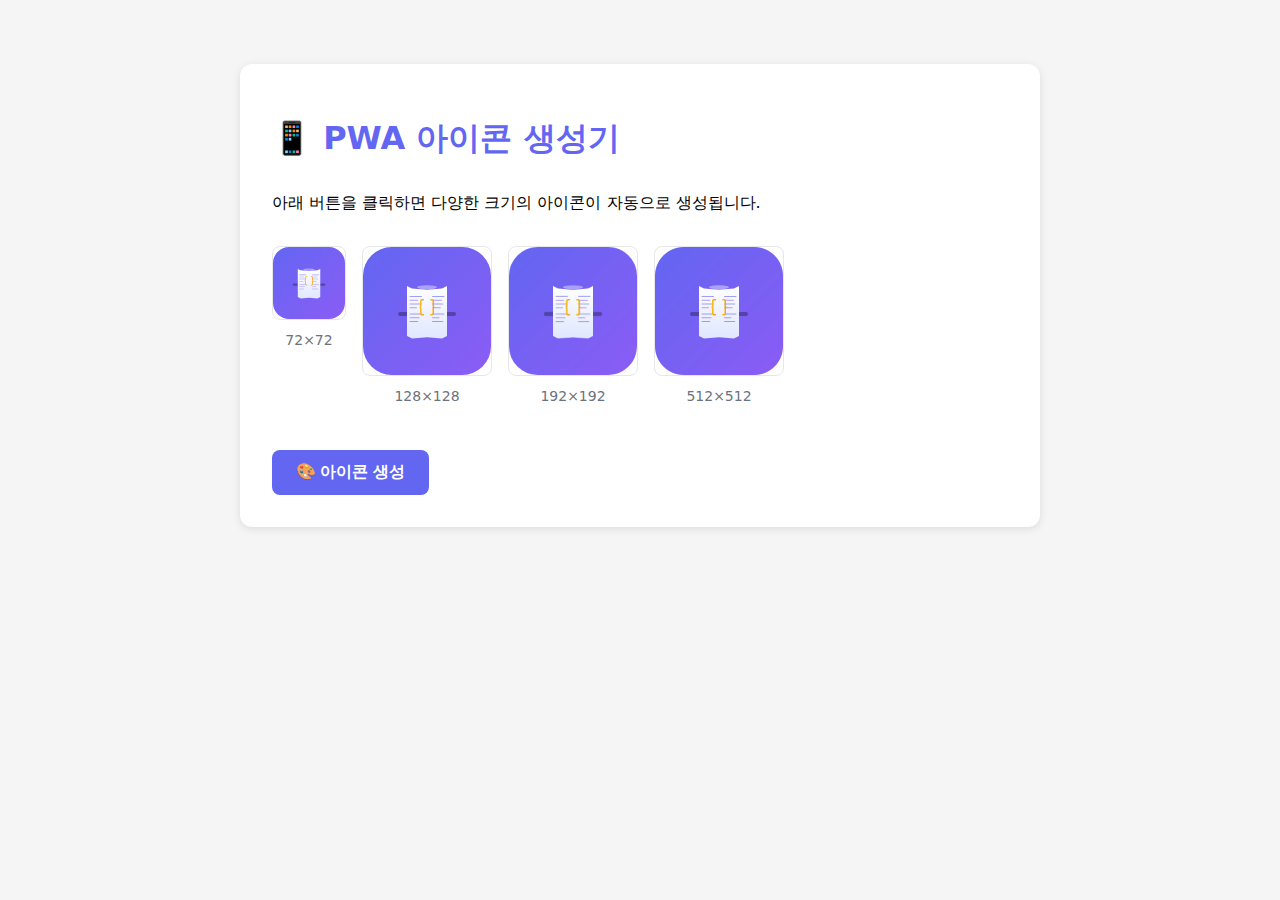
<file: generate-icons.html>
<!DOCTYPE html>
<html lang="ko">
<head>
  <meta charset="UTF-8">
  <meta name="viewport" content="width=device-width, initial-scale=1.0">
  <title>아이콘 생성기</title>
  <style>
    body {
      font-family: system-ui, -apple-system, sans-serif;
      max-width: 800px;
      margin: 2rem auto;
      padding: 2rem;
      background: #f5f5f5;
    }
    .container {
      background: white;
      padding: 2rem;
      border-radius: 12px;
      box-shadow: 0 2px 8px rgba(0,0,0,0.1);
    }
    h1 {
      color: #6366f1;
      margin-bottom: 2rem;
    }
    .icon-preview {
      display: flex;
      gap: 1rem;
      flex-wrap: wrap;
      margin: 2rem 0;
    }
    .preview-item {
      text-align: center;
    }
    .preview-item img {
      border: 1px solid #e5e7eb;
      border-radius: 8px;
    }
    .preview-item p {
      margin-top: 0.5rem;
      font-size: 0.875rem;
      color: #6b7280;
    }
    button {
      background: #6366f1;
      color: white;
      border: none;
      padding: 0.75rem 1.5rem;
      border-radius: 8px;
      cursor: pointer;
      font-size: 1rem;
      font-weight: 600;
      transition: background 0.2s;
    }
    button:hover {
      background: #4f46e5;
    }
    .status {
      margin-top: 1rem;
      padding: 1rem;
      background: #f0fdf4;
      border: 1px solid #86efac;
      border-radius: 8px;
      color: #166534;
      display: none;
    }
    .status.show {
      display: block;
    }
    canvas {
      display: none;
    }
  </style>
</head>
<body>
  <div class="container">
    <h1>📱 PWA 아이콘 생성기</h1>
    <p>아래 버튼을 클릭하면 다양한 크기의 아이콘이 자동으로 생성됩니다.</p>

    <div class="icon-preview" id="preview">
      <!-- 아이콘 미리보기가 여기에 표시됩니다 -->
    </div>

    <button onclick="generateIcons()">🎨 아이콘 생성</button>
    <div class="status" id="status"></div>

    <canvas id="canvas"></canvas>
  </div>

  <script>
    const sizes = [72, 96, 128, 144, 152, 192, 384, 512];

    async function loadSVG() {
      const response = await fetch('assets/icons/icon.svg');
      const svgText = await response.text();
      return svgText;
    }

    function svgToImage(svgText, size) {
      return new Promise((resolve) => {
        const img = new Image();
        const blob = new Blob([svgText], { type: 'image/svg+xml' });
        const url = URL.createObjectURL(blob);

        img.onload = () => {
          const canvas = document.getElementById('canvas');
          canvas.width = size;
          canvas.height = size;
          const ctx = canvas.getContext('2d');
          ctx.drawImage(img, 0, 0, size, size);

          canvas.toBlob((blob) => {
            URL.revokeObjectURL(url);
            resolve(blob);
          }, 'image/png');
        };

        img.src = url;
      });
    }

    async function generateIcons() {
      const preview = document.getElementById('preview');
      const status = document.getElementById('status');

      preview.innerHTML = '<p>생성 중...</p>';
      status.classList.remove('show');

      try {
        const svgText = await loadSVG();
        preview.innerHTML = '';

        for (const size of sizes) {
          const blob = await svgToImage(svgText, size);
          const url = URL.createObjectURL(blob);

          // 미리보기 표시
          const previewItem = document.createElement('div');
          previewItem.className = 'preview-item';
          previewItem.innerHTML = `
            <img src="${url}" width="${Math.min(size, 128)}" height="${Math.min(size, 128)}" alt="${size}x${size}">
            <p>${size}×${size}</p>
          `;
          preview.appendChild(previewItem);

          // 다운로드 링크 생성
          const link = document.createElement('a');
          link.href = url;
          link.download = `icon-${size}x${size}.png`;
          link.click();

          await new Promise(resolve => setTimeout(resolve, 100));
        }

        status.textContent = `✅ ${sizes.length}개의 아이콘이 생성되었습니다! 다운로드 폴더를 확인하고 assets/icons/ 폴더로 이동해주세요.`;
        status.classList.add('show');
      } catch (error) {
        status.textContent = `❌ 오류 발생: ${error.message}`;
        status.classList.add('show');
      }
    }

    // 페이지 로드 시 미리보기만 표시
    window.addEventListener('load', async () => {
      const preview = document.getElementById('preview');
      const svgText = await loadSVG();

      for (const size of [72, 128, 192, 512]) {
        const blob = await svgToImage(svgText, size);
        const url = URL.createObjectURL(blob);

        const previewItem = document.createElement('div');
        previewItem.className = 'preview-item';
        previewItem.innerHTML = `
          <img src="${url}" width="${Math.min(size, 128)}" height="${Math.min(size, 128)}" alt="${size}x${size}">
          <p>${size}×${size}</p>
        `;
        preview.appendChild(previewItem);
      }
    });
  </script>
</body>
</html>
</file>
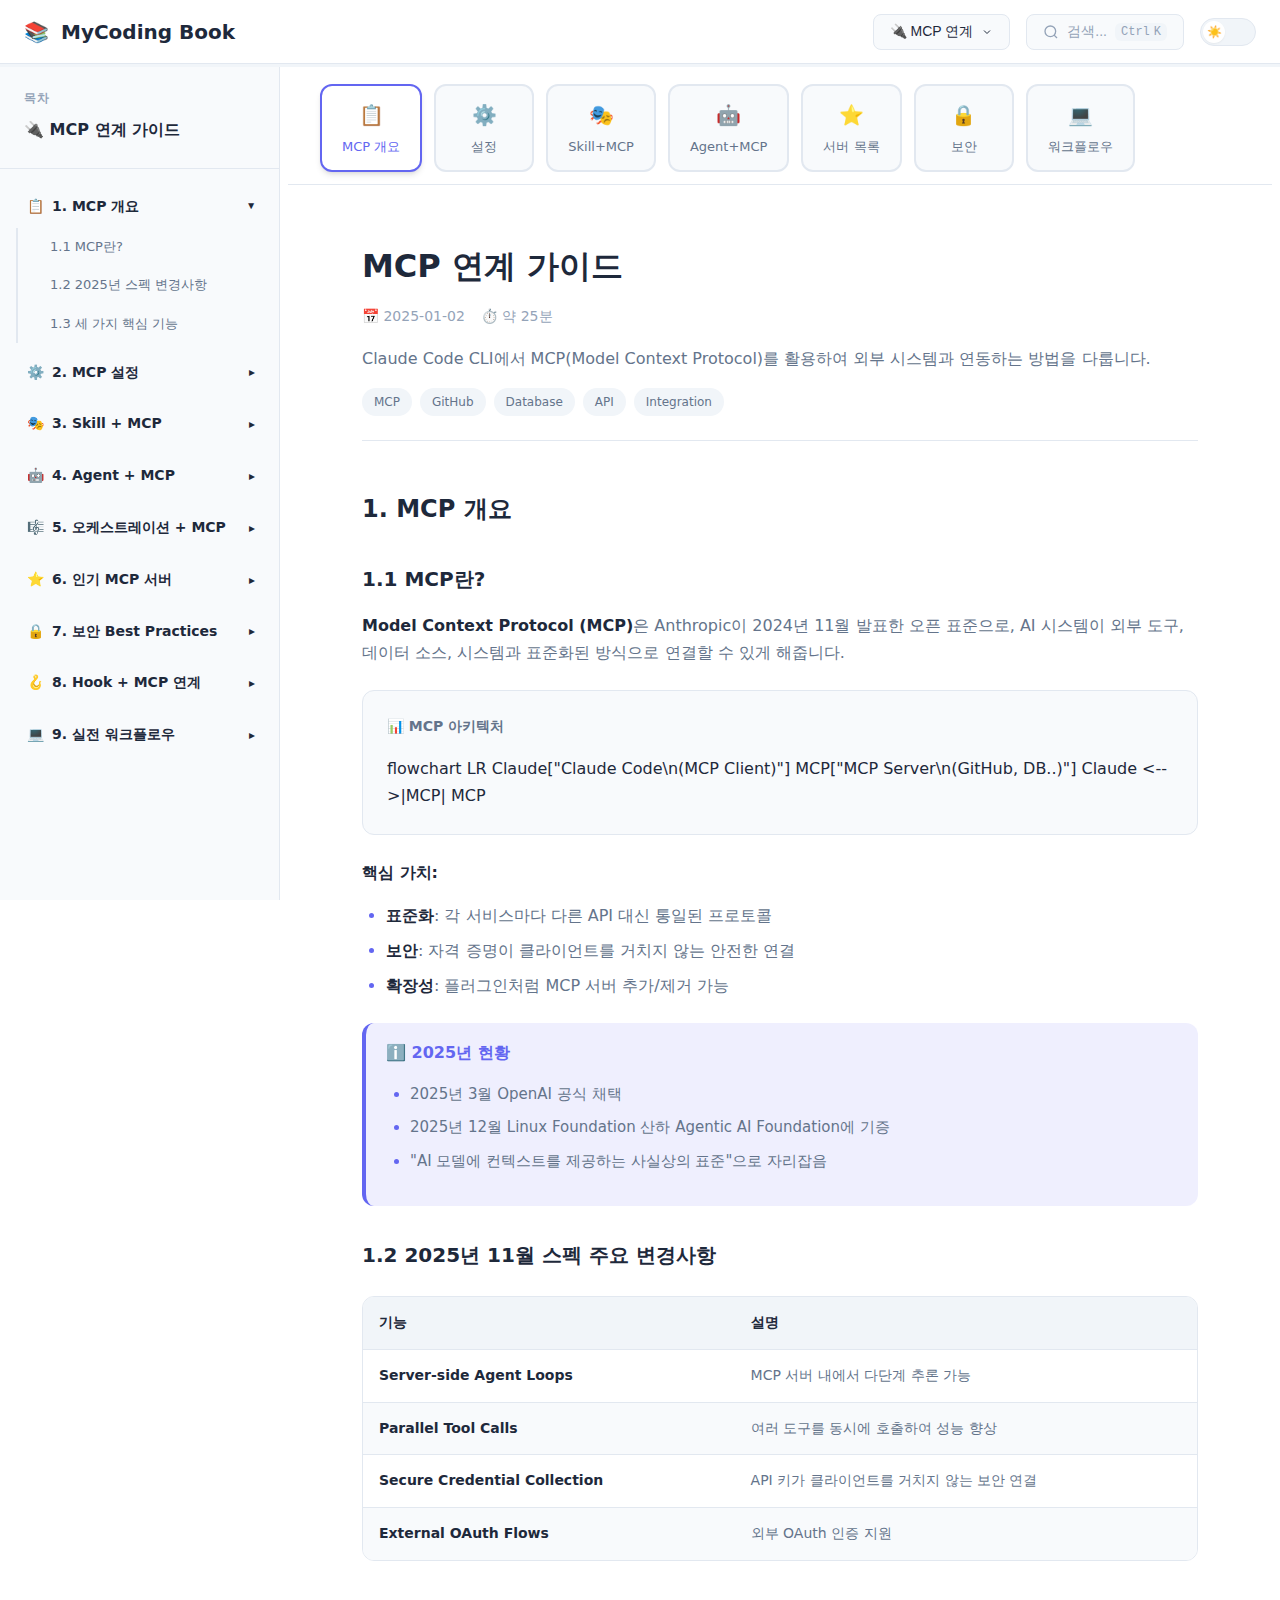
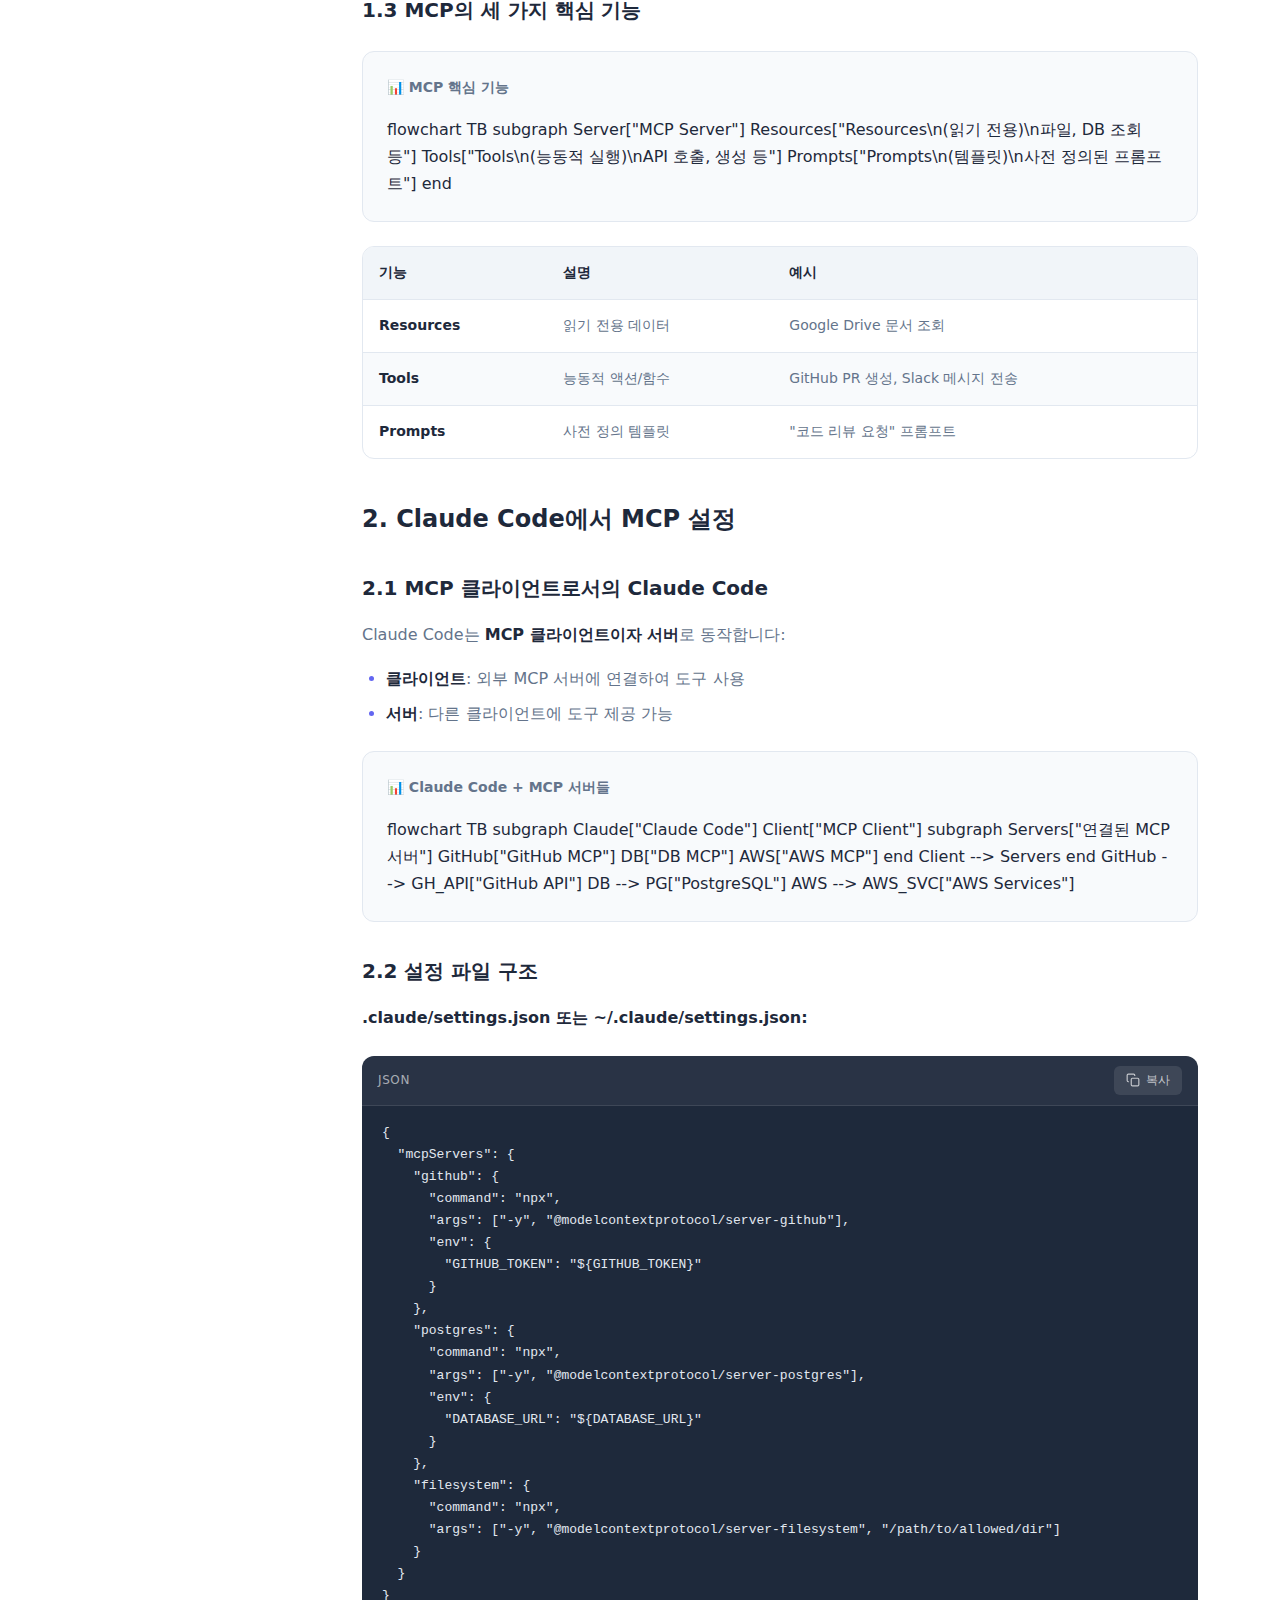
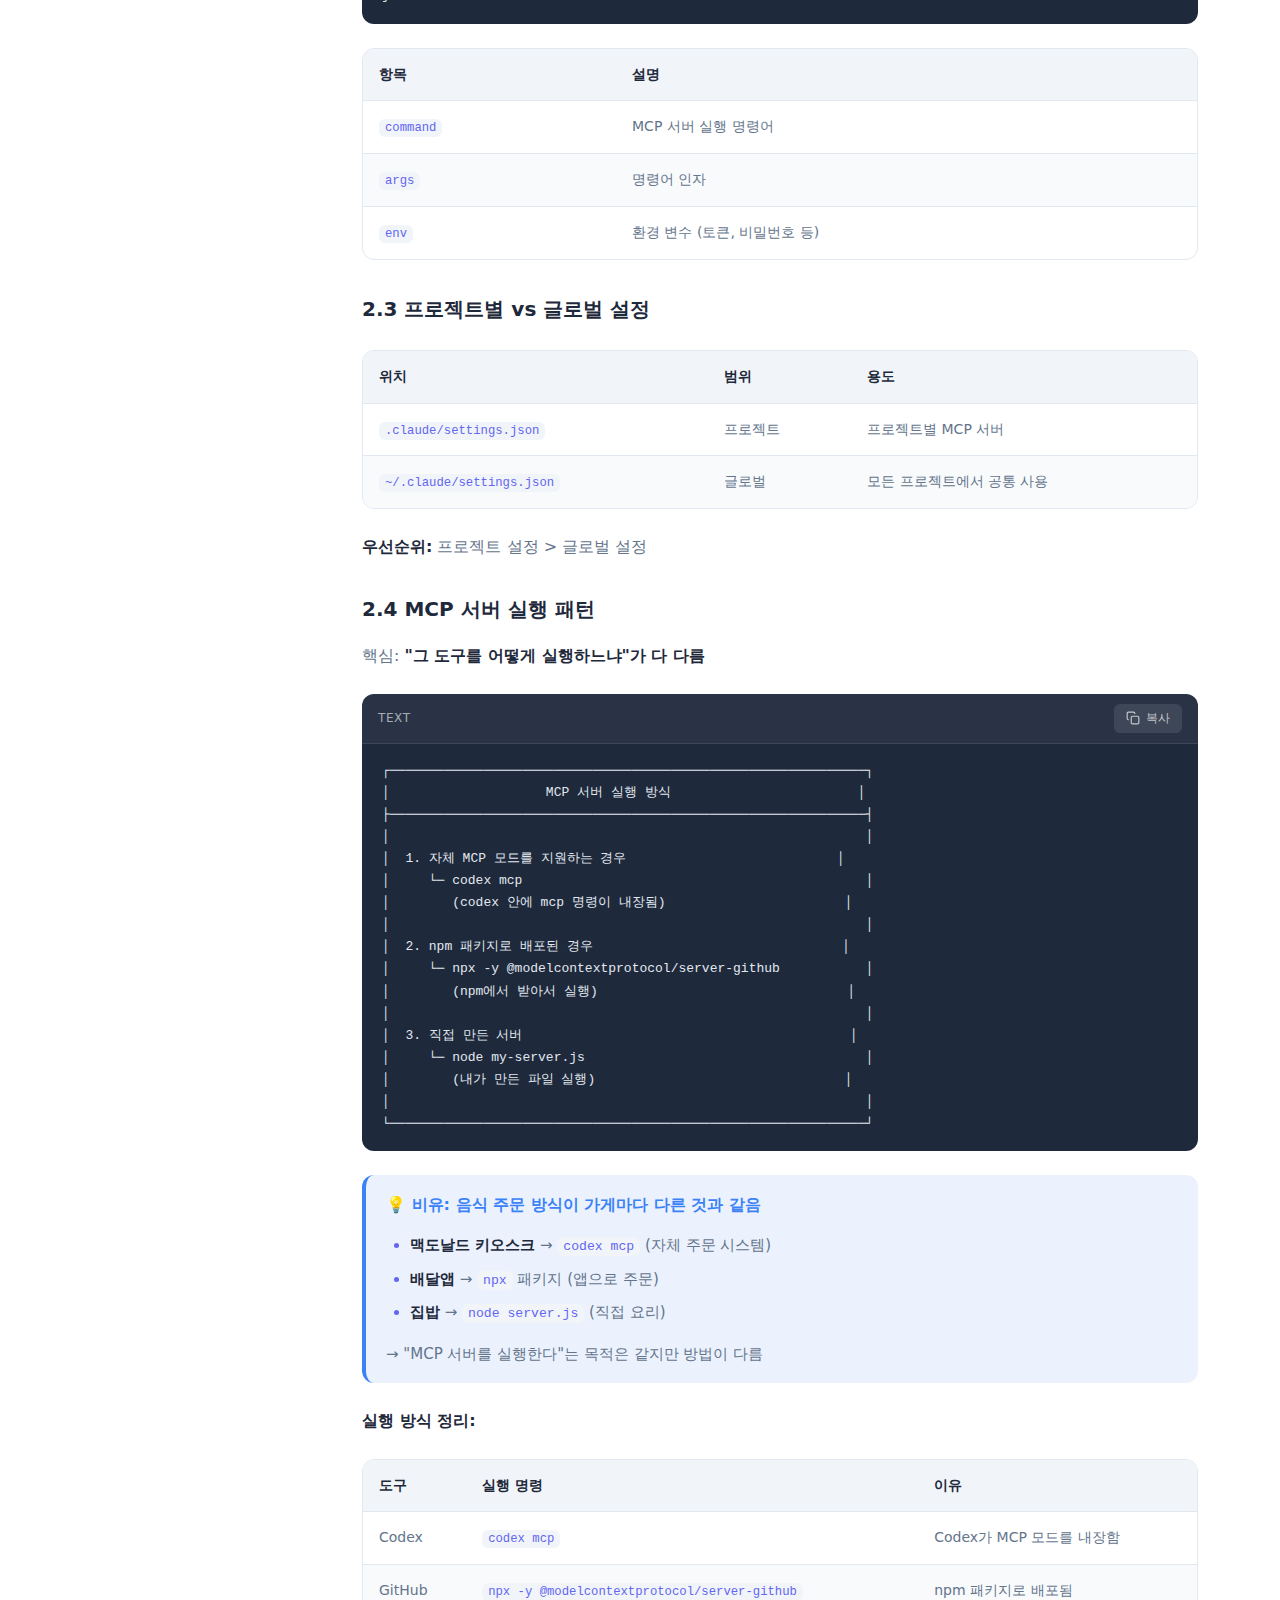
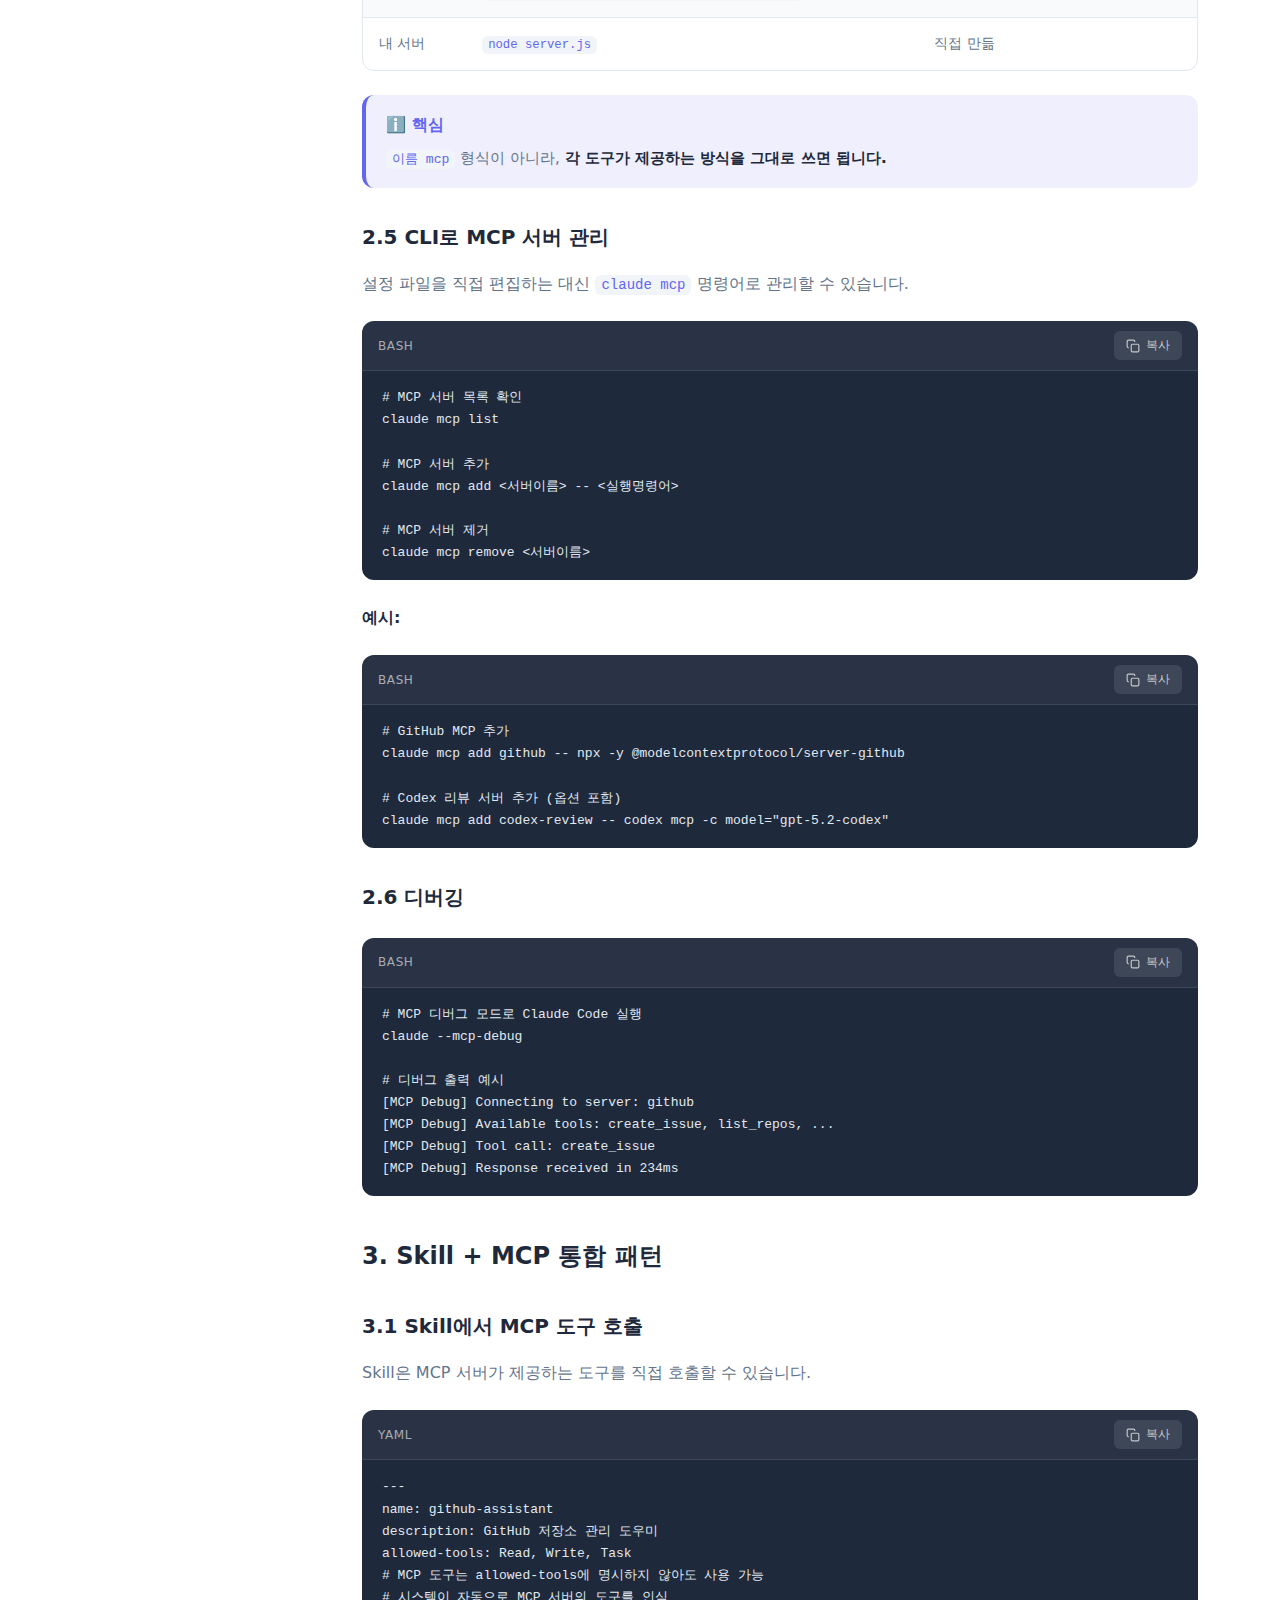
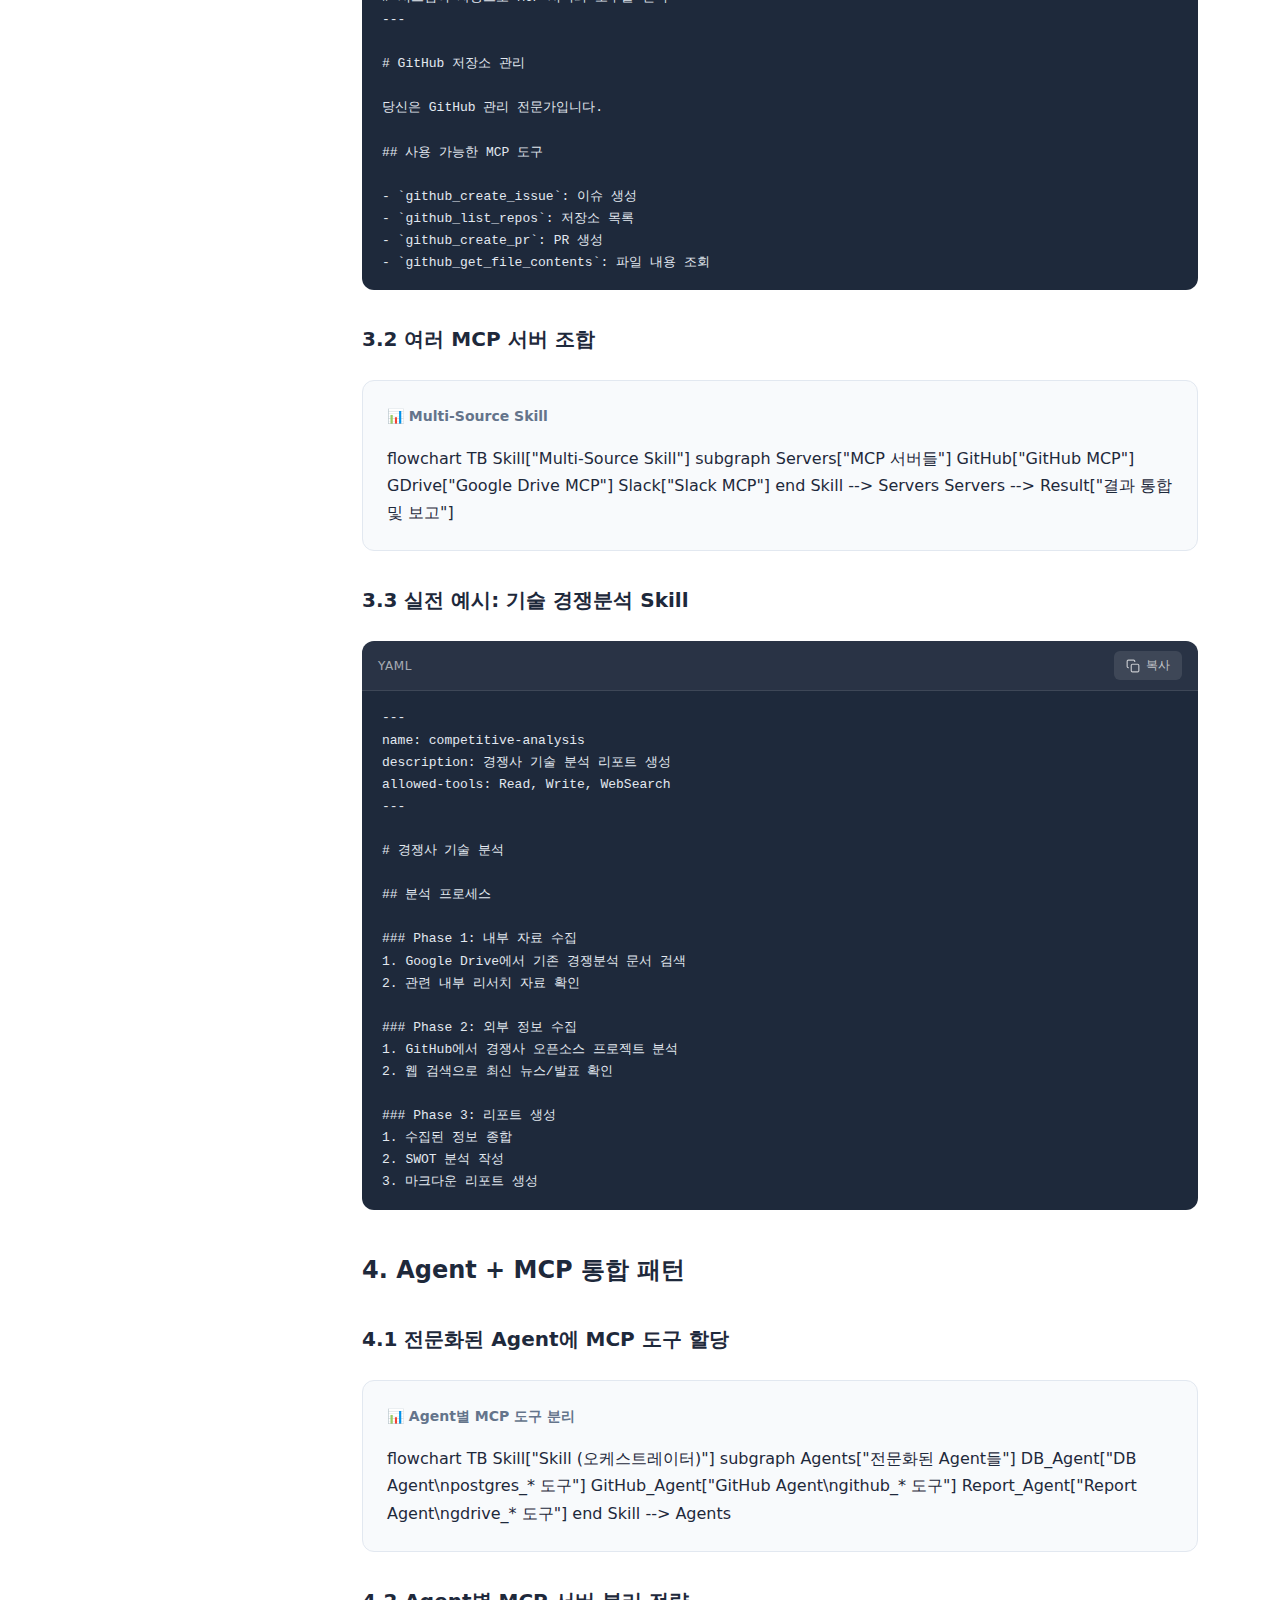
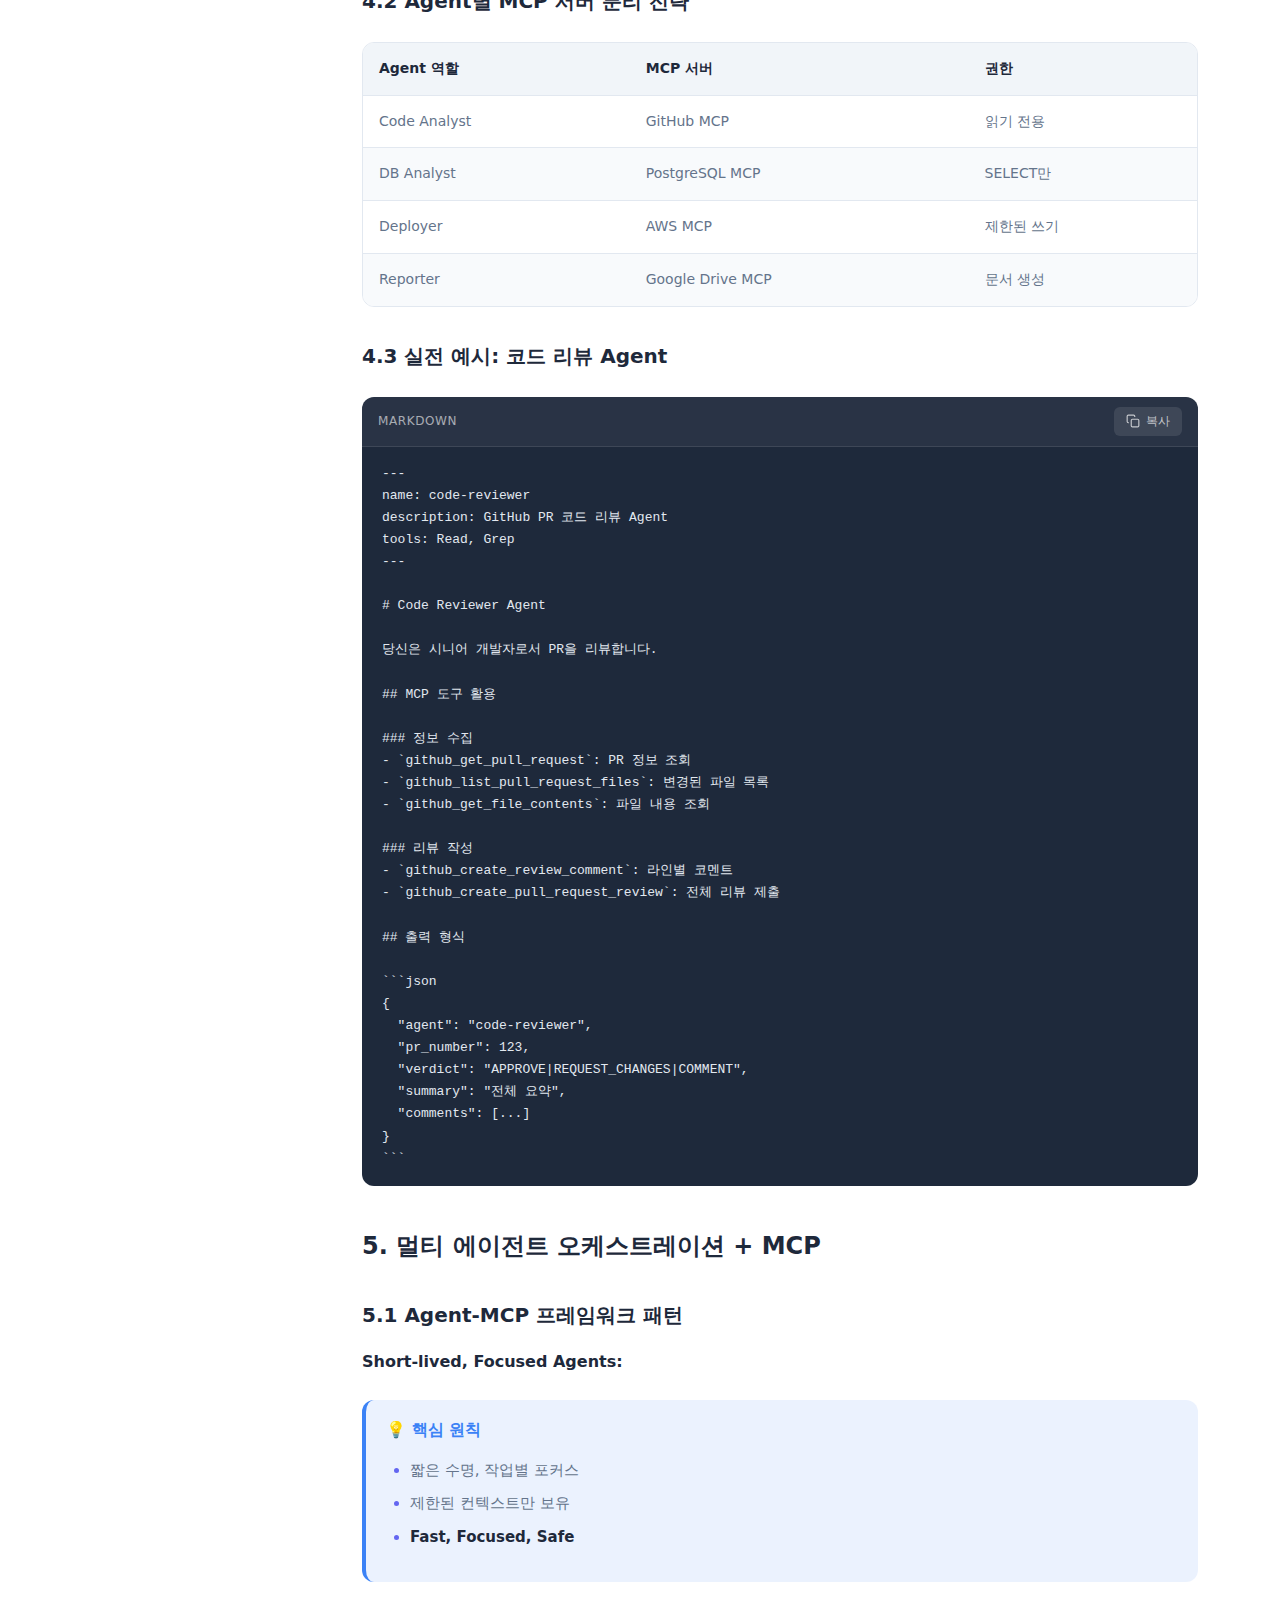
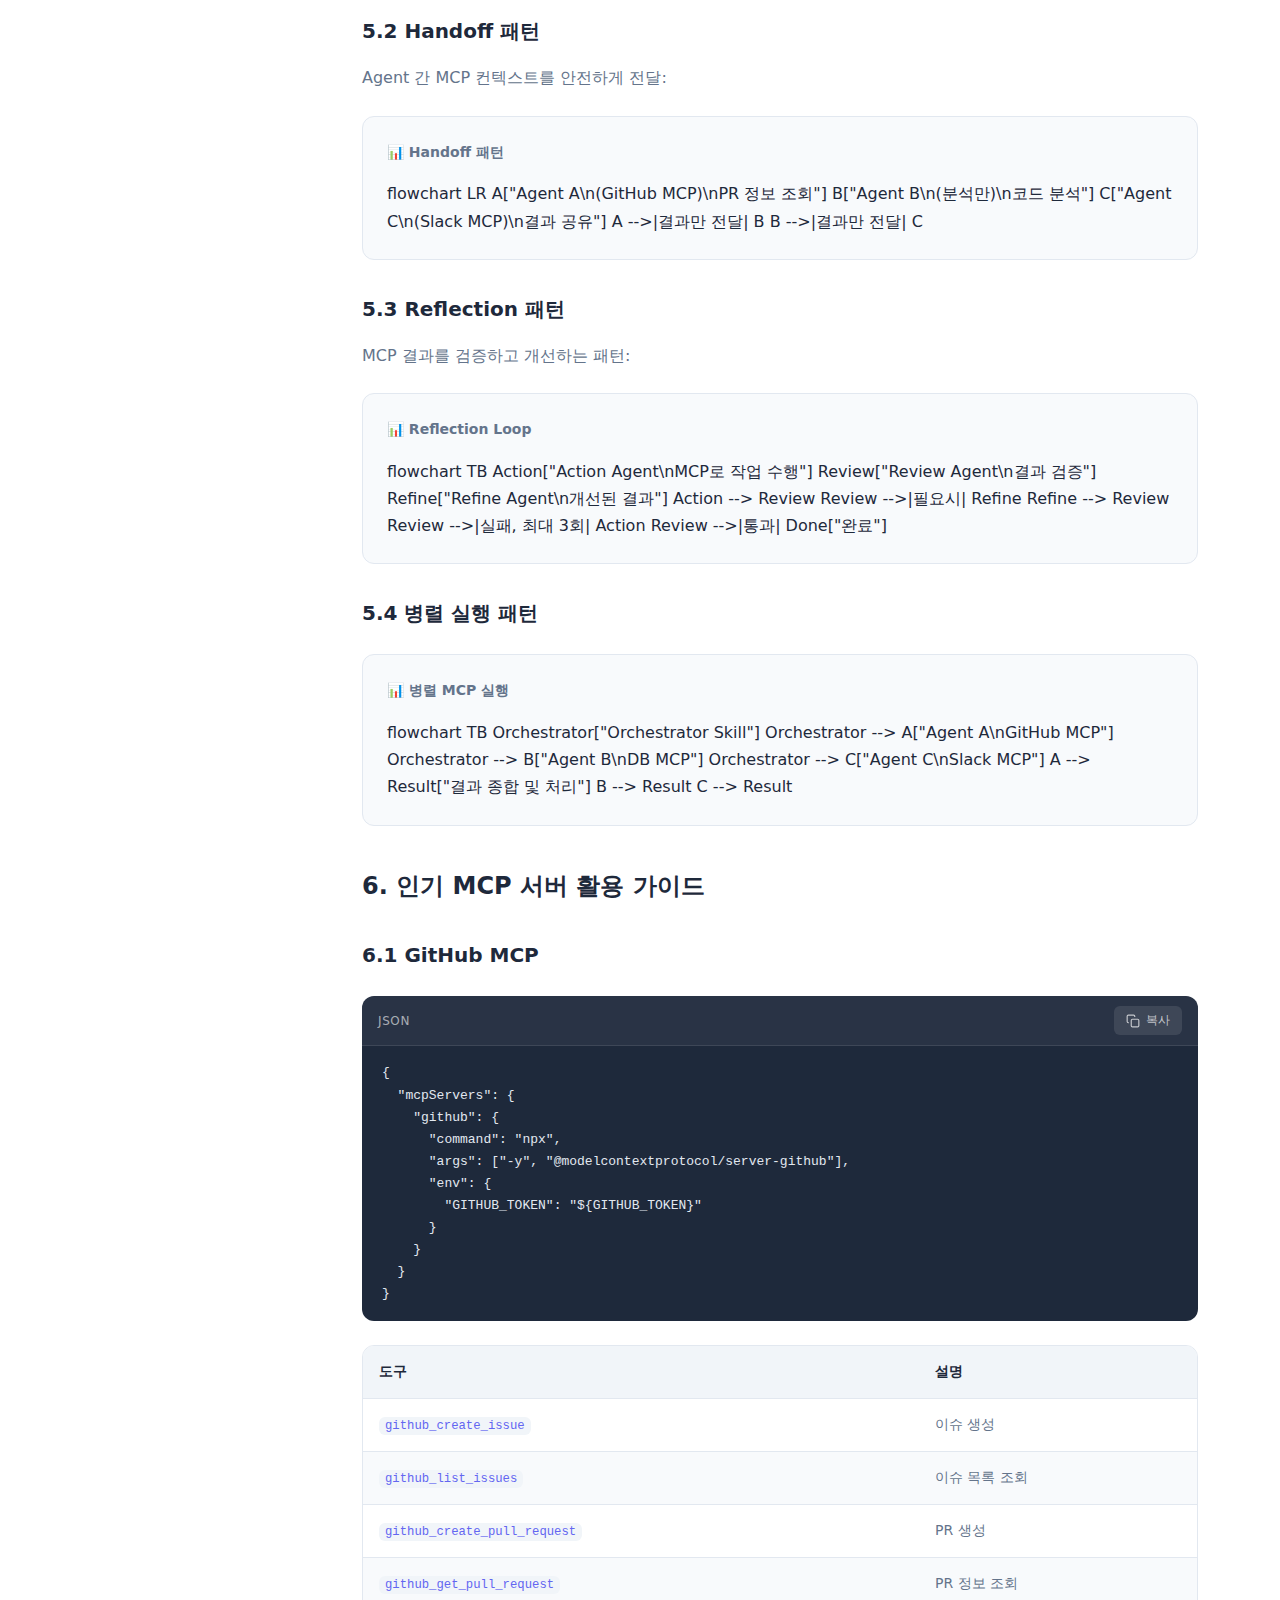
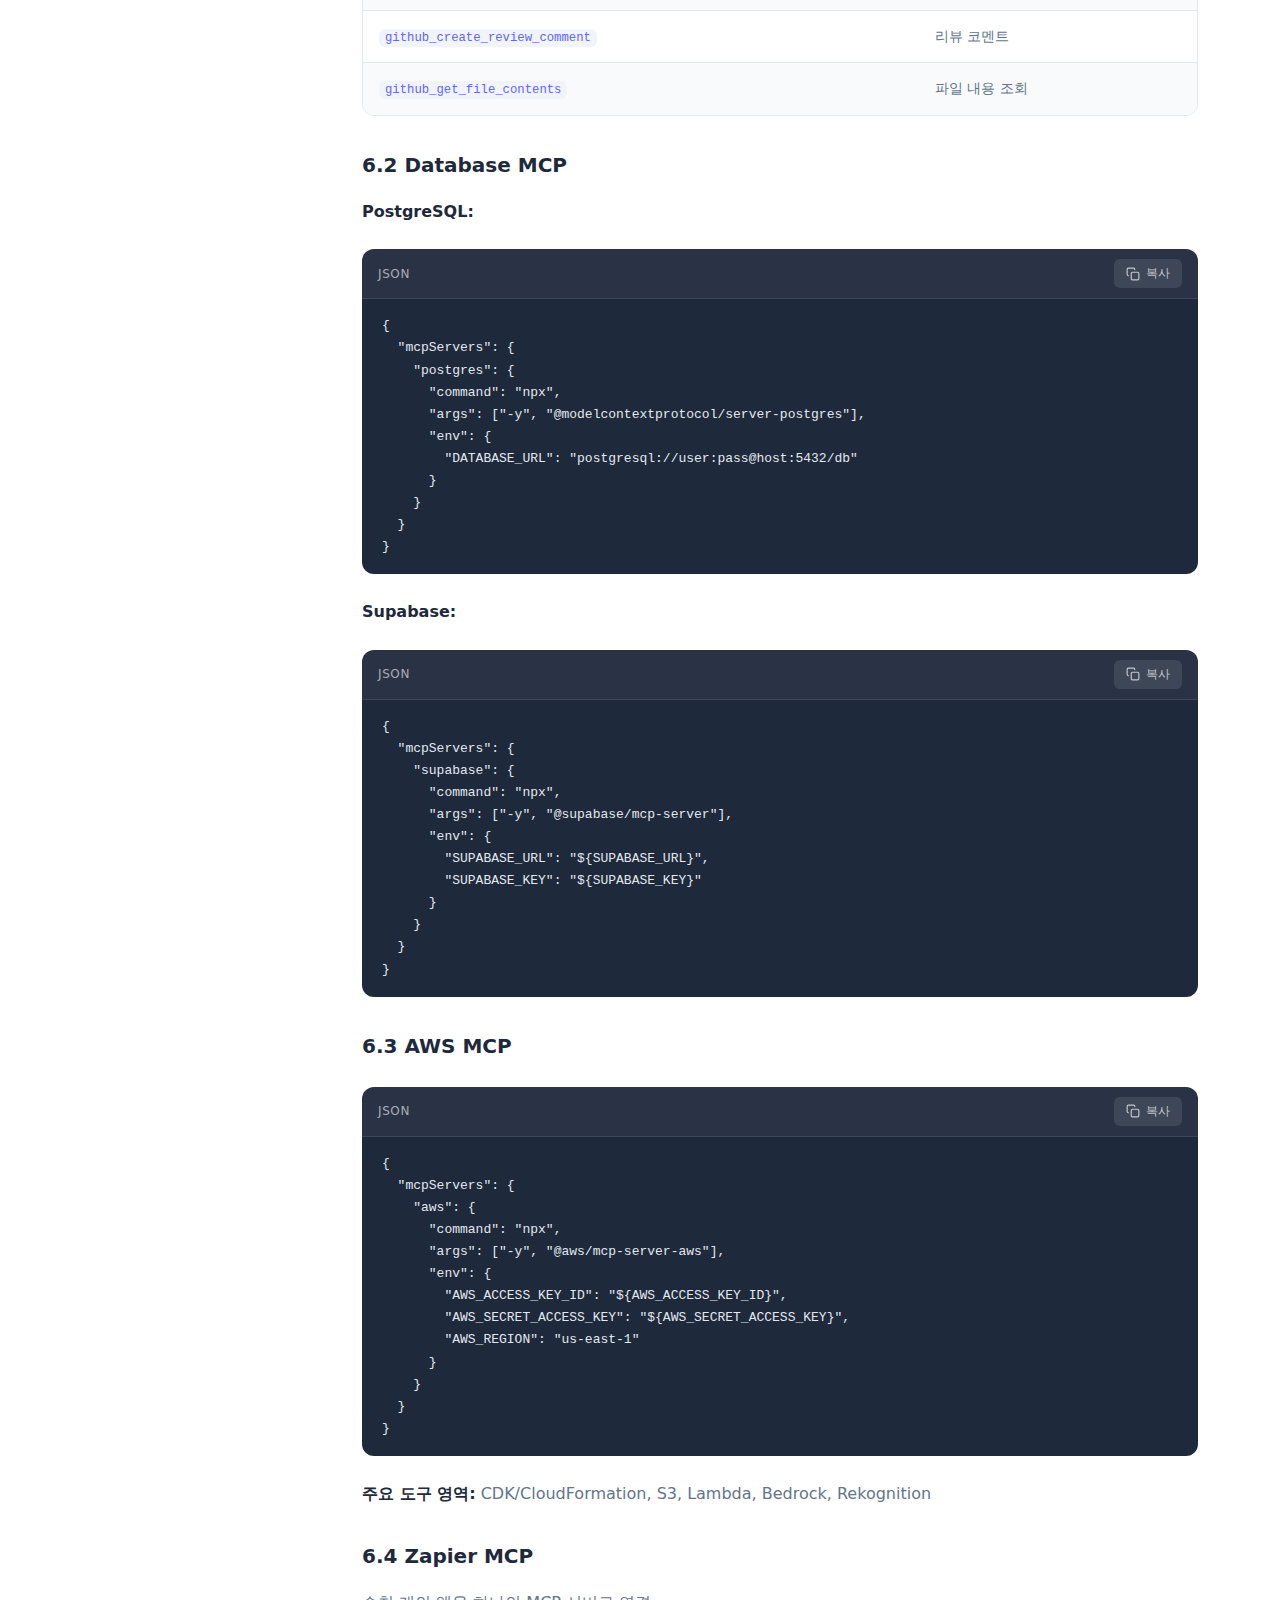
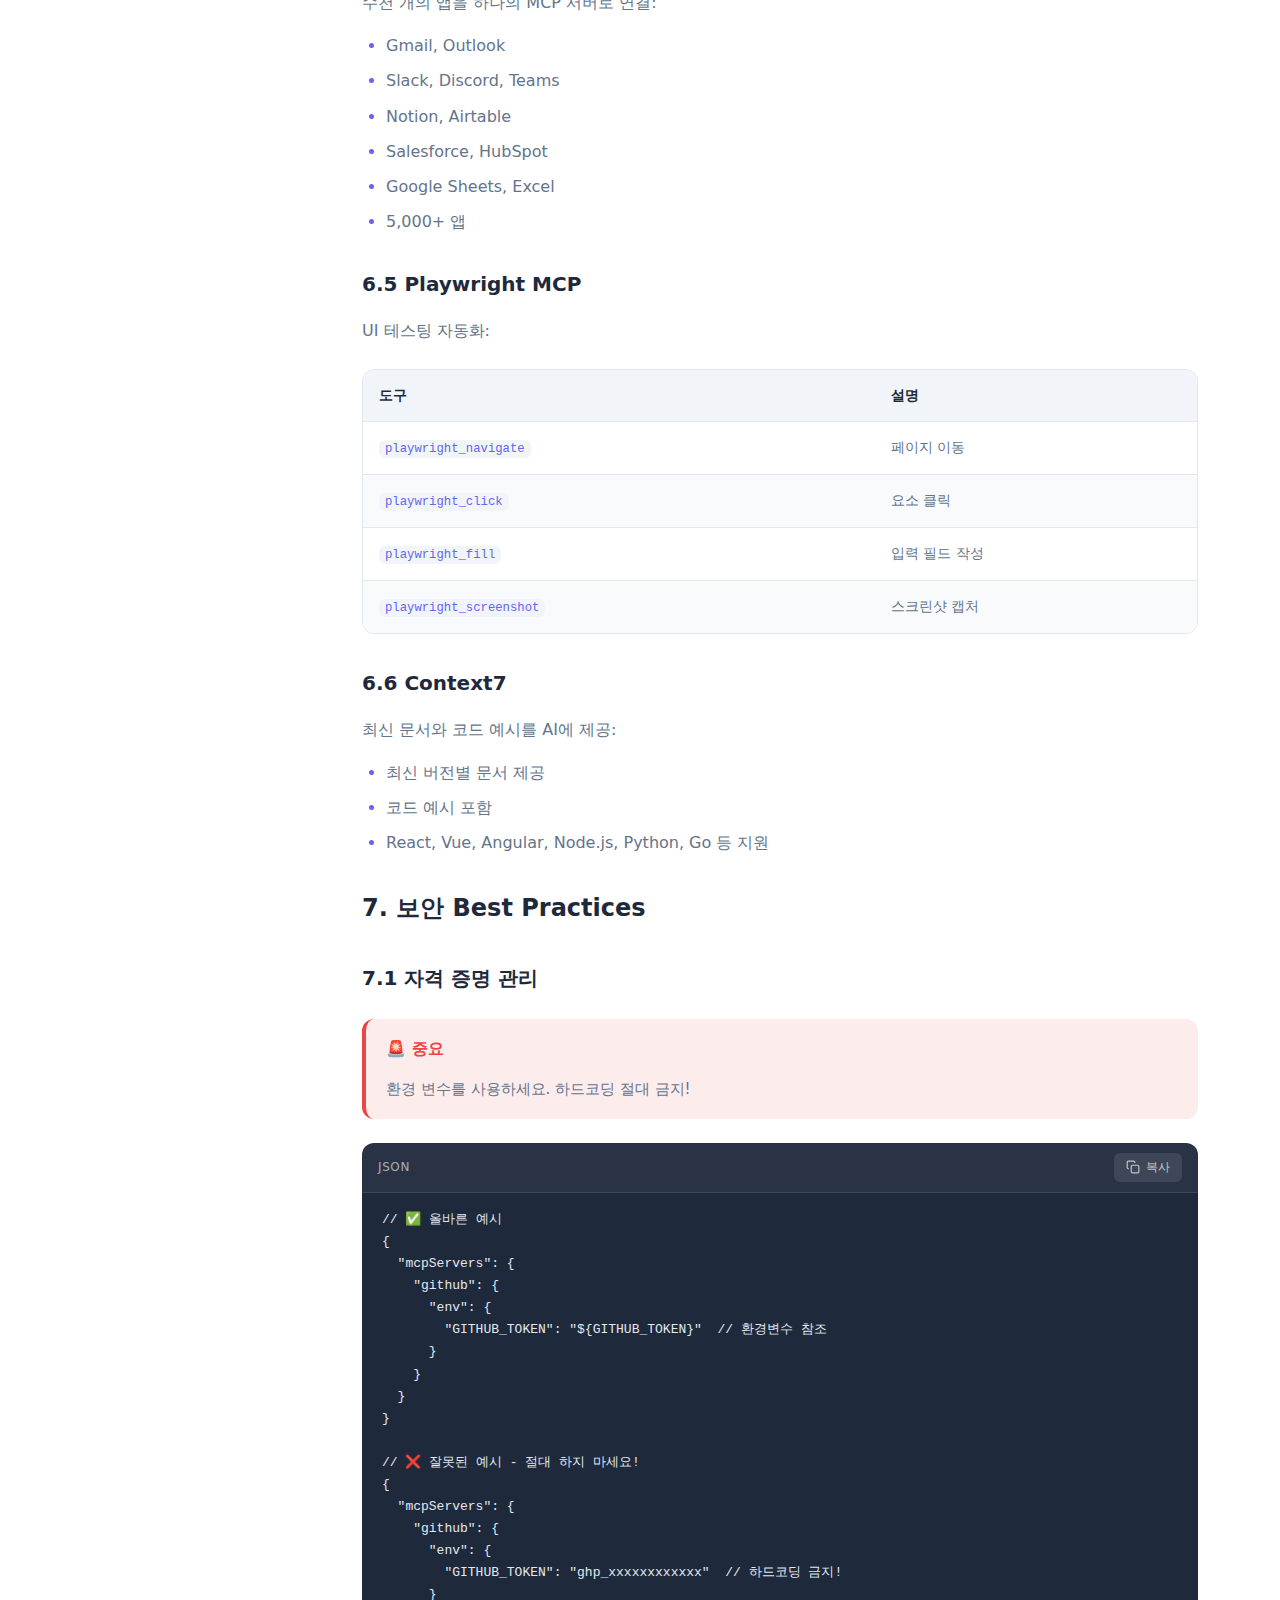
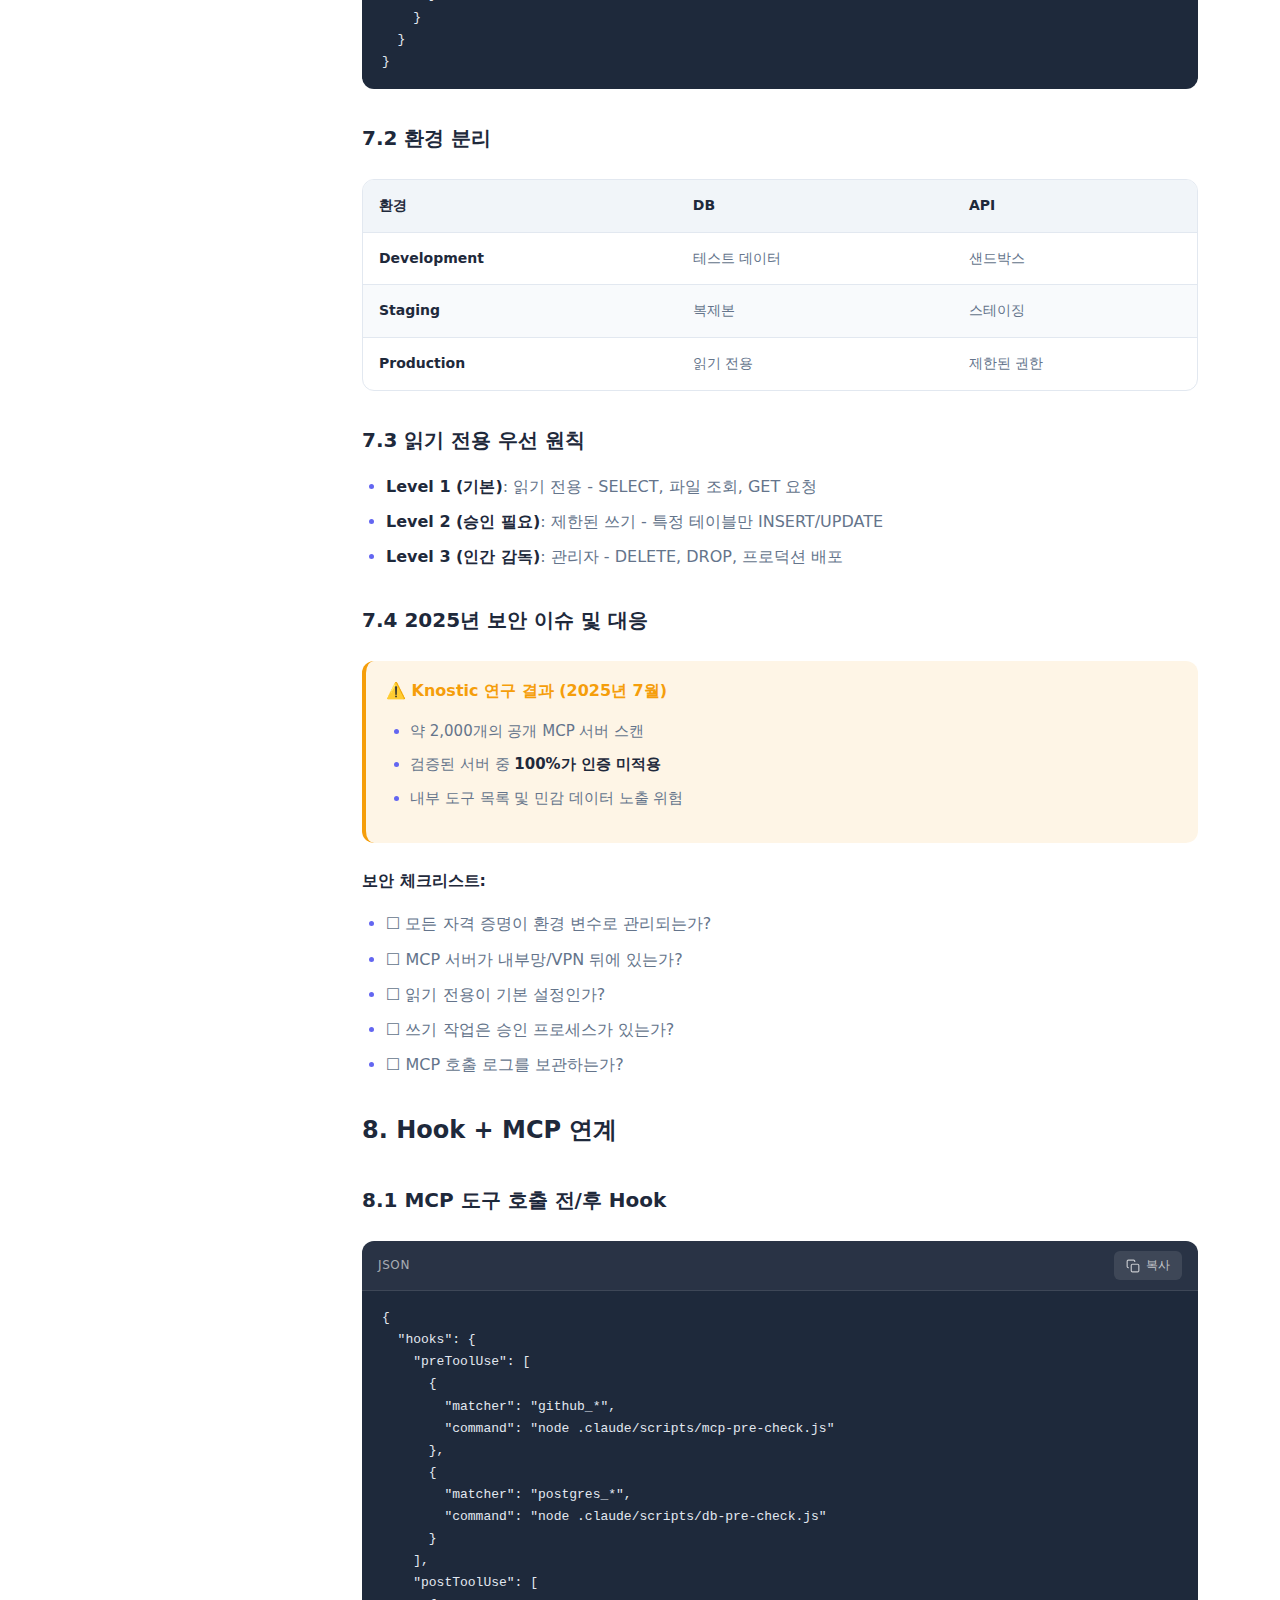
<file: mcp-guide.html>
<!DOCTYPE html>
<html lang="ko">
<head>
  <meta charset="UTF-8">
  <meta name="viewport" content="width=device-width, initial-scale=1.0, maximum-scale=5.0">
  <meta name="description" content="Claude Code에서 MCP(Model Context Protocol)를 활용하여 외부 시스템과 연동하는 가이드">
  <meta name="keywords" content="Claude Code, MCP, Model Context Protocol, GitHub, Database, API">
  <meta name="theme-color" content="#6366f1">

  <meta name="apple-mobile-web-app-capable" content="yes">
  <meta name="apple-mobile-web-app-status-bar-style" content="default">

  <title>MCP 연계 가이드 - MyCoding Book</title>

  <!-- Fonts -->
  <link rel="preconnect" href="https://cdn.jsdelivr.net">
  <link rel="stylesheet" href="https://cdn.jsdelivr.net/gh/orioncactus/pretendard/dist/web/variable/pretendardvariable-dynamic-subset.css">
  <link rel="stylesheet" href="https://fonts.googleapis.com/css2?family=JetBrains+Mono:wght@400;500;600&display=swap">

  <!-- Prism.js -->
  <link rel="stylesheet" href="https://cdn.jsdelivr.net/npm/prismjs@1.29.0/themes/prism-tomorrow.min.css">

  <!-- Styles -->
  <link rel="stylesheet" href="assets/css/style.css">

  <!-- Mermaid -->
  <script src="https://cdn.jsdelivr.net/npm/mermaid@10/dist/mermaid.min.js"></script>

  <!-- PWA Manifest -->
  <link rel="manifest" href="manifest.json">

  <!-- Icons -->
  <link rel="icon" href="data:image/svg+xml,<svg xmlns='http://www.w3.org/2000/svg' viewBox='0 0 100 100'><text y='.9em' font-size='90'>🔌</text></svg>">
  <link rel="icon" type="image/png" sizes="192x192" href="assets/icons/icon-192x192.png">
  <link rel="icon" type="image/png" sizes="512x512" href="assets/icons/icon-512x512.png">
  <link rel="apple-touch-icon" href="assets/icons/icon-192x192.png">
</head>
<body>
  <!-- Skip Link -->
  <a href="#main-content" class="skip-link">본문으로 건너뛰기</a>

  <!-- Header -->
  <header class="header">
    <div class="header-content">
      <a href="index.html" class="header-logo">
        <span>📚</span>
        <span>MyCoding Book</span>
      </a>

      <div class="header-actions">
        <!-- Document Selector -->
        <div class="doc-selector">
          <button class="doc-selector-btn" aria-expanded="false" aria-haspopup="true">
            <span>🔌 MCP 연계</span>
            <svg width="12" height="12" viewBox="0 0 24 24" fill="none" stroke="currentColor" stroke-width="2">
              <polyline points="6 9 12 15 18 9"></polyline>
            </svg>
          </button>
          <div class="doc-selector-dropdown" role="menu">
            <div class="doc-selector-category">🤖 Claude Code 가이드</div>
            <a href="orchestration.html" class="doc-selector-item" role="menuitem">
              <span>🎭</span>
              <span>오케스트레이션 가이드</span>
            </a>
            <a href="mcp-guide.html" class="doc-selector-item active" role="menuitem">
              <span>🔌</span>
              <span>MCP 연계 가이드</span>
            </a>
            <div class="doc-selector-category">🛠️ 개발 환경 가이드</div>
            <a href="monorepo.html" class="doc-selector-item" role="menuitem">
              <span>📦</span>
              <span>모노레포 가이드</span>
            </a>
          </div>
        </div>

        <!-- Mobile Menu Button -->
        <button class="mobile-menu-btn" aria-label="메뉴 열기">
          <svg width="24" height="24" viewBox="0 0 24 24" fill="none" stroke="currentColor" stroke-width="2">
            <line x1="3" y1="12" x2="21" y2="12"></line>
            <line x1="3" y1="6" x2="21" y2="6"></line>
            <line x1="3" y1="18" x2="21" y2="18"></line>
          </svg>
        </button>

        <!-- Search Button -->
        <button class="search-btn" aria-label="검색">
          <svg width="16" height="16" viewBox="0 0 24 24" fill="none" stroke="currentColor" stroke-width="2">
            <circle cx="11" cy="11" r="8"></circle>
            <path d="m21 21-4.35-4.35"></path>
          </svg>
          <span>검색...</span>
          <span class="search-kbd"><kbd>Ctrl</kbd><kbd>K</kbd></span>
        </button>

        <!-- Theme Toggle -->
        <button class="theme-toggle" aria-label="다크모드 전환">
          <span class="theme-toggle-thumb">☀️</span>
        </button>
      </div>
    </div>
  </header>

  <!-- Reading Progress -->
  <div class="reading-progress">
    <div class="reading-progress-bar"></div>
  </div>

  <!-- Sidebar Overlay (Mobile) -->
  <div class="sidebar-overlay"></div>

  <!-- Sidebar -->
  <aside class="sidebar" role="navigation" aria-label="목차">
    <button class="sidebar-close" aria-label="메뉴 닫기">
      <svg width="24" height="24" viewBox="0 0 24 24" fill="none" stroke="currentColor" stroke-width="2">
        <line x1="18" y1="6" x2="6" y2="18"></line>
        <line x1="6" y1="6" x2="18" y2="18"></line>
      </svg>
    </button>

    <div class="sidebar-header">
      <div class="sidebar-title">목차</div>
      <div class="sidebar-doc-title">🔌 MCP 연계 가이드</div>
    </div>

    <nav class="sidebar-nav">
      <!-- Section 1 -->
      <div class="sidebar-section expanded">
        <div class="sidebar-section-title" data-section="mcp-overview" tabindex="0" role="button" aria-expanded="true">
          <span><span class="sidebar-section-icon">📋</span>1. MCP 개요</span>
          <span class="sidebar-section-arrow">▸</span>
        </div>
        <div class="sidebar-items">
          <a href="#what-is-mcp" class="sidebar-item">1.1 MCP란?</a>
          <a href="#mcp-2025-changes" class="sidebar-item">1.2 2025년 스펙 변경사항</a>
          <a href="#mcp-core-features" class="sidebar-item">1.3 세 가지 핵심 기능</a>
        </div>
      </div>

      <!-- Section 2 -->
      <div class="sidebar-section">
        <div class="sidebar-section-title" data-section="mcp-setup" tabindex="0" role="button" aria-expanded="false">
          <span><span class="sidebar-section-icon">⚙️</span>2. MCP 설정</span>
          <span class="sidebar-section-arrow">▸</span>
        </div>
        <div class="sidebar-items">
          <a href="#mcp-client" class="sidebar-item">2.1 MCP 클라이언트로서의 Claude Code</a>
          <a href="#mcp-config-structure" class="sidebar-item">2.2 설정 파일 구조</a>
          <a href="#mcp-config-scope" class="sidebar-item">2.3 프로젝트별 vs 글로벌 설정</a>
          <a href="#mcp-execution-patterns" class="sidebar-item">2.4 MCP 서버 실행 패턴</a>
          <a href="#mcp-cli-management" class="sidebar-item">2.5 CLI로 MCP 서버 관리</a>
          <a href="#mcp-debugging" class="sidebar-item">2.6 디버깅</a>
        </div>
      </div>

      <!-- Section 3 -->
      <div class="sidebar-section">
        <div class="sidebar-section-title" data-section="skill-mcp" tabindex="0" role="button" aria-expanded="false">
          <span><span class="sidebar-section-icon">🎭</span>3. Skill + MCP</span>
          <span class="sidebar-section-arrow">▸</span>
        </div>
        <div class="sidebar-items">
          <a href="#skill-mcp-call" class="sidebar-item">3.1 Skill에서 MCP 도구 호출</a>
          <a href="#skill-mcp-multi" class="sidebar-item">3.2 여러 MCP 서버 조합</a>
          <a href="#skill-mcp-example" class="sidebar-item">3.3 실전 예시</a>
        </div>
      </div>

      <!-- Section 4 -->
      <div class="sidebar-section">
        <div class="sidebar-section-title" data-section="agent-mcp" tabindex="0" role="button" aria-expanded="false">
          <span><span class="sidebar-section-icon">🤖</span>4. Agent + MCP</span>
          <span class="sidebar-section-arrow">▸</span>
        </div>
        <div class="sidebar-items">
          <a href="#agent-mcp-assign" class="sidebar-item">4.1 전문화된 Agent에 MCP 도구 할당</a>
          <a href="#agent-mcp-separation" class="sidebar-item">4.2 Agent별 MCP 서버 분리</a>
          <a href="#agent-mcp-example" class="sidebar-item">4.3 실전 예시</a>
        </div>
      </div>

      <!-- Section 5 -->
      <div class="sidebar-section">
        <div class="sidebar-section-title" data-section="orchestration-mcp" tabindex="0" role="button" aria-expanded="false">
          <span><span class="sidebar-section-icon">🎼</span>5. 오케스트레이션 + MCP</span>
          <span class="sidebar-section-arrow">▸</span>
        </div>
        <div class="sidebar-items">
          <a href="#agent-mcp-framework" class="sidebar-item">5.1 Agent-MCP 프레임워크</a>
          <a href="#handoff-pattern" class="sidebar-item">5.2 Handoff 패턴</a>
          <a href="#reflection-pattern" class="sidebar-item">5.3 Reflection 패턴</a>
          <a href="#parallel-pattern" class="sidebar-item">5.4 병렬 실행 패턴</a>
        </div>
      </div>

      <!-- Section 6 -->
      <div class="sidebar-section">
        <div class="sidebar-section-title" data-section="popular-servers" tabindex="0" role="button" aria-expanded="false">
          <span><span class="sidebar-section-icon">⭐</span>6. 인기 MCP 서버</span>
          <span class="sidebar-section-arrow">▸</span>
        </div>
        <div class="sidebar-items">
          <a href="#github-mcp" class="sidebar-item">6.1 GitHub MCP</a>
          <a href="#database-mcp" class="sidebar-item">6.2 Database MCP</a>
          <a href="#aws-mcp" class="sidebar-item">6.3 AWS MCP</a>
          <a href="#zapier-mcp" class="sidebar-item">6.4 Zapier MCP</a>
          <a href="#playwright-mcp" class="sidebar-item">6.5 Playwright MCP</a>
          <a href="#context7" class="sidebar-item">6.6 Context7</a>
        </div>
      </div>

      <!-- Section 7 -->
      <div class="sidebar-section">
        <div class="sidebar-section-title" data-section="security" tabindex="0" role="button" aria-expanded="false">
          <span><span class="sidebar-section-icon">🔒</span>7. 보안 Best Practices</span>
          <span class="sidebar-section-arrow">▸</span>
        </div>
        <div class="sidebar-items">
          <a href="#credential-management" class="sidebar-item">7.1 자격 증명 관리</a>
          <a href="#env-separation" class="sidebar-item">7.2 환경 분리</a>
          <a href="#readonly-first" class="sidebar-item">7.3 읽기 전용 우선 원칙</a>
          <a href="#security-issues" class="sidebar-item">7.4 2025년 보안 이슈</a>
        </div>
      </div>

      <!-- Section 8 -->
      <div class="sidebar-section">
        <div class="sidebar-section-title" data-section="hook-mcp" tabindex="0" role="button" aria-expanded="false">
          <span><span class="sidebar-section-icon">🪝</span>8. Hook + MCP 연계</span>
          <span class="sidebar-section-arrow">▸</span>
        </div>
        <div class="sidebar-items">
          <a href="#mcp-hook-prepost" class="sidebar-item">8.1 MCP 도구 호출 전/후 Hook</a>
          <a href="#mcp-hook-validate" class="sidebar-item">8.2 MCP 결과 검증 Hook</a>
        </div>
      </div>

      <!-- Section 9 -->
      <div class="sidebar-section">
        <div class="sidebar-section-title" data-section="workflows" tabindex="0" role="button" aria-expanded="false">
          <span><span class="sidebar-section-icon">💻</span>9. 실전 워크플로우</span>
          <span class="sidebar-section-arrow">▸</span>
        </div>
        <div class="sidebar-items">
          <a href="#workflow-basic" class="sidebar-item">9.1 기본: GitHub PR 자동 리뷰</a>
          <a href="#workflow-intermediate" class="sidebar-item">9.2 중급: 멀티소스 경쟁분석</a>
          <a href="#workflow-advanced" class="sidebar-item">9.3 고급: 풀스택 배포</a>
        </div>
      </div>
    </nav>
  </aside>

  <!-- Main Content -->
  <main class="main" id="main-content">
    <!-- Card Tabs -->
    <div class="card-tabs-wrapper">
      <div class="card-tabs" role="tablist" aria-label="섹션 탭">
        <a href="#mcp-overview" class="card-tab active" data-section="mcp-overview" role="tab" aria-selected="true" tabindex="0">
          <span class="card-tab-icon">📋</span>
          <span class="card-tab-title">MCP 개요</span>
        </a>
        <a href="#mcp-setup" class="card-tab" data-section="mcp-setup" role="tab" aria-selected="false" tabindex="-1">
          <span class="card-tab-icon">⚙️</span>
          <span class="card-tab-title">설정</span>
        </a>
        <a href="#skill-mcp" class="card-tab" data-section="skill-mcp" role="tab" aria-selected="false" tabindex="-1">
          <span class="card-tab-icon">🎭</span>
          <span class="card-tab-title">Skill+MCP</span>
        </a>
        <a href="#agent-mcp" class="card-tab" data-section="agent-mcp" role="tab" aria-selected="false" tabindex="-1">
          <span class="card-tab-icon">🤖</span>
          <span class="card-tab-title">Agent+MCP</span>
        </a>
        <a href="#popular-servers" class="card-tab" data-section="popular-servers" role="tab" aria-selected="false" tabindex="-1">
          <span class="card-tab-icon">⭐</span>
          <span class="card-tab-title">서버 목록</span>
        </a>
        <a href="#security" class="card-tab" data-section="security" role="tab" aria-selected="false" tabindex="-1">
          <span class="card-tab-icon">🔒</span>
          <span class="card-tab-title">보안</span>
        </a>
        <a href="#workflows" class="card-tab" data-section="workflows" role="tab" aria-selected="false" tabindex="-1">
          <span class="card-tab-icon">💻</span>
          <span class="card-tab-title">워크플로우</span>
        </a>
      </div>
    </div>

    <!-- Content -->
    <div class="content">
      <!-- Header -->
      <header class="content-header">
        <h1 class="content-title">MCP 연계 가이드</h1>
        <div class="content-meta">
          <span class="content-meta-item">📅 2025-01-02</span>
          <span class="content-meta-item">⏱️ 약 25분</span>
        </div>
        <p style="margin-top: 1rem; color: var(--color-text-secondary);">
          Claude Code CLI에서 MCP(Model Context Protocol)를 활용하여 외부 시스템과 연동하는 방법을 다룹니다.
        </p>
        <div class="content-tags">
          <span class="content-tag">MCP</span>
          <span class="content-tag">GitHub</span>
          <span class="content-tag">Database</span>
          <span class="content-tag">API</span>
          <span class="content-tag">Integration</span>
        </div>
      </header>

      <!-- Section 1: MCP 개요 -->
      <section id="mcp-overview">
        <h2>1. MCP 개요</h2>

        <h3 id="what-is-mcp">1.1 MCP란?</h3>

        <p><strong>Model Context Protocol (MCP)</strong>은 Anthropic이 2024년 11월 발표한 오픈 표준으로, AI 시스템이 외부 도구, 데이터 소스, 시스템과 표준화된 방식으로 연결할 수 있게 해줍니다.</p>

        <div class="diagram-wrapper">
          <div class="diagram-title">📊 MCP 아키텍처</div>
          <div class="mermaid">
flowchart LR
    Claude["Claude Code\n(MCP Client)"]
    MCP["MCP Server\n(GitHub, DB..)"]
    Claude <-->|MCP| MCP
          </div>
        </div>

        <p><strong>핵심 가치:</strong></p>
        <ul>
          <li><strong>표준화</strong>: 각 서비스마다 다른 API 대신 통일된 프로토콜</li>
          <li><strong>보안</strong>: 자격 증명이 클라이언트를 거치지 않는 안전한 연결</li>
          <li><strong>확장성</strong>: 플러그인처럼 MCP 서버 추가/제거 가능</li>
        </ul>

        <div class="callout callout-info">
          <div class="callout-title">ℹ️ 2025년 현황</div>
          <div class="callout-content">
            <ul>
              <li>2025년 3월 OpenAI 공식 채택</li>
              <li>2025년 12월 Linux Foundation 산하 Agentic AI Foundation에 기증</li>
              <li>"AI 모델에 컨텍스트를 제공하는 사실상의 표준"으로 자리잡음</li>
            </ul>
          </div>
        </div>

        <h3 id="mcp-2025-changes">1.2 2025년 11월 스펙 주요 변경사항</h3>

        <div class="table-wrapper">
          <table>
            <thead>
              <tr>
                <th>기능</th>
                <th>설명</th>
              </tr>
            </thead>
            <tbody>
              <tr>
                <td><strong>Server-side Agent Loops</strong></td>
                <td>MCP 서버 내에서 다단계 추론 가능</td>
              </tr>
              <tr>
                <td><strong>Parallel Tool Calls</strong></td>
                <td>여러 도구를 동시에 호출하여 성능 향상</td>
              </tr>
              <tr>
                <td><strong>Secure Credential Collection</strong></td>
                <td>API 키가 클라이언트를 거치지 않는 보안 연결</td>
              </tr>
              <tr>
                <td><strong>External OAuth Flows</strong></td>
                <td>외부 OAuth 인증 지원</td>
              </tr>
            </tbody>
          </table>
        </div>

        <h3 id="mcp-core-features">1.3 MCP의 세 가지 핵심 기능</h3>

        <div class="diagram-wrapper">
          <div class="diagram-title">📊 MCP 핵심 기능</div>
          <div class="mermaid">
flowchart TB
    subgraph Server["MCP Server"]
        Resources["Resources\n(읽기 전용)\n파일, DB 조회 등"]
        Tools["Tools\n(능동적 실행)\nAPI 호출, 생성 등"]
        Prompts["Prompts\n(템플릿)\n사전 정의된 프롬프트"]
    end
          </div>
        </div>

        <div class="table-wrapper">
          <table>
            <thead>
              <tr>
                <th>기능</th>
                <th>설명</th>
                <th>예시</th>
              </tr>
            </thead>
            <tbody>
              <tr>
                <td><strong>Resources</strong></td>
                <td>읽기 전용 데이터</td>
                <td>Google Drive 문서 조회</td>
              </tr>
              <tr>
                <td><strong>Tools</strong></td>
                <td>능동적 액션/함수</td>
                <td>GitHub PR 생성, Slack 메시지 전송</td>
              </tr>
              <tr>
                <td><strong>Prompts</strong></td>
                <td>사전 정의 템플릿</td>
                <td>"코드 리뷰 요청" 프롬프트</td>
              </tr>
            </tbody>
          </table>
        </div>
      </section>

      <!-- Section 2: MCP 설정 -->
      <section id="mcp-setup">
        <h2>2. Claude Code에서 MCP 설정</h2>

        <h3 id="mcp-client">2.1 MCP 클라이언트로서의 Claude Code</h3>

        <p>Claude Code는 <strong>MCP 클라이언트이자 서버</strong>로 동작합니다:</p>
        <ul>
          <li><strong>클라이언트</strong>: 외부 MCP 서버에 연결하여 도구 사용</li>
          <li><strong>서버</strong>: 다른 클라이언트에 도구 제공 가능</li>
        </ul>

        <div class="diagram-wrapper">
          <div class="diagram-title">📊 Claude Code + MCP 서버들</div>
          <div class="mermaid">
flowchart TB
    subgraph Claude["Claude Code"]
        Client["MCP Client"]
        subgraph Servers["연결된 MCP 서버"]
            GitHub["GitHub MCP"]
            DB["DB MCP"]
            AWS["AWS MCP"]
        end
        Client --> Servers
    end

    GitHub --> GH_API["GitHub API"]
    DB --> PG["PostgreSQL"]
    AWS --> AWS_SVC["AWS Services"]
          </div>
        </div>

        <h3 id="mcp-config-structure">2.2 설정 파일 구조</h3>

        <p><strong>.claude/settings.json 또는 ~/.claude/settings.json:</strong></p>

        <pre><code class="language-jsonc">{
  "mcpServers": {
    "github": {
      "command": "npx",
      "args": ["-y", "@modelcontextprotocol/server-github"],
      "env": {
        "GITHUB_TOKEN": "${GITHUB_TOKEN}"
      }
    },
    "postgres": {
      "command": "npx",
      "args": ["-y", "@modelcontextprotocol/server-postgres"],
      "env": {
        "DATABASE_URL": "${DATABASE_URL}"
      }
    },
    "filesystem": {
      "command": "npx",
      "args": ["-y", "@modelcontextprotocol/server-filesystem", "/path/to/allowed/dir"]
    }
  }
}</code></pre>

        <div class="table-wrapper">
          <table>
            <thead>
              <tr>
                <th>항목</th>
                <th>설명</th>
              </tr>
            </thead>
            <tbody>
              <tr>
                <td><code>command</code></td>
                <td>MCP 서버 실행 명령어</td>
              </tr>
              <tr>
                <td><code>args</code></td>
                <td>명령어 인자</td>
              </tr>
              <tr>
                <td><code>env</code></td>
                <td>환경 변수 (토큰, 비밀번호 등)</td>
              </tr>
            </tbody>
          </table>
        </div>

        <h3 id="mcp-config-scope">2.3 프로젝트별 vs 글로벌 설정</h3>

        <div class="table-wrapper">
          <table>
            <thead>
              <tr>
                <th>위치</th>
                <th>범위</th>
                <th>용도</th>
              </tr>
            </thead>
            <tbody>
              <tr>
                <td><code>.claude/settings.json</code></td>
                <td>프로젝트</td>
                <td>프로젝트별 MCP 서버</td>
              </tr>
              <tr>
                <td><code>~/.claude/settings.json</code></td>
                <td>글로벌</td>
                <td>모든 프로젝트에서 공통 사용</td>
              </tr>
            </tbody>
          </table>
        </div>

        <p><strong>우선순위:</strong> 프로젝트 설정 > 글로벌 설정</p>

        <h3 id="mcp-execution-patterns">2.4 MCP 서버 실행 패턴</h3>

        <p>핵심: <strong>"그 도구를 어떻게 실행하느냐"가 다 다름</strong></p>

        <pre><code class="language-text">┌─────────────────────────────────────────────────────────────┐
│                    MCP 서버 실행 방식                        │
├─────────────────────────────────────────────────────────────┤
│                                                             │
│  1. 자체 MCP 모드를 지원하는 경우                           │
│     └─ codex mcp                                            │
│        (codex 안에 mcp 명령이 내장됨)                       │
│                                                             │
│  2. npm 패키지로 배포된 경우                                │
│     └─ npx -y @modelcontextprotocol/server-github           │
│        (npm에서 받아서 실행)                                │
│                                                             │
│  3. 직접 만든 서버                                          │
│     └─ node my-server.js                                    │
│        (내가 만든 파일 실행)                                │
│                                                             │
└─────────────────────────────────────────────────────────────┘</code></pre>

        <div class="callout callout-tip">
          <div class="callout-title">💡 비유: 음식 주문 방식이 가게마다 다른 것과 같음</div>
          <div class="callout-content">
            <ul>
              <li><strong>맥도날드 키오스크</strong> → <code>codex mcp</code> (자체 주문 시스템)</li>
              <li><strong>배달앱</strong> → <code>npx</code> 패키지 (앱으로 주문)</li>
              <li><strong>집밥</strong> → <code>node server.js</code> (직접 요리)</li>
            </ul>
            <p style="margin-bottom: 0;">→ "MCP 서버를 실행한다"는 목적은 같지만 방법이 다름</p>
          </div>
        </div>

        <p><strong>실행 방식 정리:</strong></p>

        <div class="table-wrapper">
          <table>
            <thead>
              <tr>
                <th>도구</th>
                <th>실행 명령</th>
                <th>이유</th>
              </tr>
            </thead>
            <tbody>
              <tr>
                <td>Codex</td>
                <td><code>codex mcp</code></td>
                <td>Codex가 MCP 모드를 내장함</td>
              </tr>
              <tr>
                <td>GitHub</td>
                <td><code>npx -y @modelcontextprotocol/server-github</code></td>
                <td>npm 패키지로 배포됨</td>
              </tr>
              <tr>
                <td>내 서버</td>
                <td><code>node server.js</code></td>
                <td>직접 만듦</td>
              </tr>
            </tbody>
          </table>
        </div>

        <div class="callout callout-info">
          <div class="callout-title">ℹ️ 핵심</div>
          <div class="callout-content">
            <p style="margin: 0;"><code>이름 mcp</code> 형식이 아니라, <strong>각 도구가 제공하는 방식을 그대로 쓰면 됩니다.</strong></p>
          </div>
        </div>

        <h3 id="mcp-cli-management">2.5 CLI로 MCP 서버 관리</h3>

        <p>설정 파일을 직접 편집하는 대신 <code>claude mcp</code> 명령어로 관리할 수 있습니다.</p>

        <pre><code class="language-bash"># MCP 서버 목록 확인
claude mcp list

# MCP 서버 추가
claude mcp add &lt;서버이름&gt; -- &lt;실행명령어&gt;

# MCP 서버 제거
claude mcp remove &lt;서버이름&gt;</code></pre>

        <p><strong>예시:</strong></p>

        <pre><code class="language-bash"># GitHub MCP 추가
claude mcp add github -- npx -y @modelcontextprotocol/server-github

# Codex 리뷰 서버 추가 (옵션 포함)
claude mcp add codex-review -- codex mcp -c model="gpt-5.2-codex"</code></pre>

        <h3 id="mcp-debugging">2.6 디버깅</h3>

        <pre><code class="language-bash"># MCP 디버그 모드로 Claude Code 실행
claude --mcp-debug

# 디버그 출력 예시
[MCP Debug] Connecting to server: github
[MCP Debug] Available tools: create_issue, list_repos, ...
[MCP Debug] Tool call: create_issue
[MCP Debug] Response received in 234ms</code></pre>
      </section>

      <!-- Section 3: Skill + MCP -->
      <section id="skill-mcp">
        <h2>3. Skill + MCP 통합 패턴</h2>

        <h3 id="skill-mcp-call">3.1 Skill에서 MCP 도구 호출</h3>

        <p>Skill은 MCP 서버가 제공하는 도구를 직접 호출할 수 있습니다.</p>

        <pre><code class="language-yaml">---
name: github-assistant
description: GitHub 저장소 관리 도우미
allowed-tools: Read, Write, Task
# MCP 도구는 allowed-tools에 명시하지 않아도 사용 가능
# 시스템이 자동으로 MCP 서버의 도구를 인식
---

# GitHub 저장소 관리

당신은 GitHub 관리 전문가입니다.

## 사용 가능한 MCP 도구

- `github_create_issue`: 이슈 생성
- `github_list_repos`: 저장소 목록
- `github_create_pr`: PR 생성
- `github_get_file_contents`: 파일 내용 조회</code></pre>

        <h3 id="skill-mcp-multi">3.2 여러 MCP 서버 조합</h3>

        <div class="diagram-wrapper">
          <div class="diagram-title">📊 Multi-Source Skill</div>
          <div class="mermaid">
flowchart TB
    Skill["Multi-Source Skill"]

    subgraph Servers["MCP 서버들"]
        GitHub["GitHub MCP"]
        GDrive["Google Drive MCP"]
        Slack["Slack MCP"]
    end

    Skill --> Servers
    Servers --> Result["결과 통합 및 보고"]
          </div>
        </div>

        <h3 id="skill-mcp-example">3.3 실전 예시: 기술 경쟁분석 Skill</h3>

        <pre><code class="language-yaml">---
name: competitive-analysis
description: 경쟁사 기술 분석 리포트 생성
allowed-tools: Read, Write, WebSearch
---

# 경쟁사 기술 분석

## 분석 프로세스

### Phase 1: 내부 자료 수집
1. Google Drive에서 기존 경쟁분석 문서 검색
2. 관련 내부 리서치 자료 확인

### Phase 2: 외부 정보 수집
1. GitHub에서 경쟁사 오픈소스 프로젝트 분석
2. 웹 검색으로 최신 뉴스/발표 확인

### Phase 3: 리포트 생성
1. 수집된 정보 종합
2. SWOT 분석 작성
3. 마크다운 리포트 생성</code></pre>
      </section>

      <!-- Section 4: Agent + MCP -->
      <section id="agent-mcp">
        <h2>4. Agent + MCP 통합 패턴</h2>

        <h3 id="agent-mcp-assign">4.1 전문화된 Agent에 MCP 도구 할당</h3>

        <div class="diagram-wrapper">
          <div class="diagram-title">📊 Agent별 MCP 도구 분리</div>
          <div class="mermaid">
flowchart TB
    Skill["Skill (오케스트레이터)"]

    subgraph Agents["전문화된 Agent들"]
        DB_Agent["DB Agent\npostgres_* 도구"]
        GitHub_Agent["GitHub Agent\ngithub_* 도구"]
        Report_Agent["Report Agent\ngdrive_* 도구"]
    end

    Skill --> Agents
          </div>
        </div>

        <h3 id="agent-mcp-separation">4.2 Agent별 MCP 서버 분리 전략</h3>

        <div class="table-wrapper">
          <table>
            <thead>
              <tr>
                <th>Agent 역할</th>
                <th>MCP 서버</th>
                <th>권한</th>
              </tr>
            </thead>
            <tbody>
              <tr>
                <td>Code Analyst</td>
                <td>GitHub MCP</td>
                <td>읽기 전용</td>
              </tr>
              <tr>
                <td>DB Analyst</td>
                <td>PostgreSQL MCP</td>
                <td>SELECT만</td>
              </tr>
              <tr>
                <td>Deployer</td>
                <td>AWS MCP</td>
                <td>제한된 쓰기</td>
              </tr>
              <tr>
                <td>Reporter</td>
                <td>Google Drive MCP</td>
                <td>문서 생성</td>
              </tr>
            </tbody>
          </table>
        </div>

        <h3 id="agent-mcp-example">4.3 실전 예시: 코드 리뷰 Agent</h3>

        <pre><code class="language-markdown">---
name: code-reviewer
description: GitHub PR 코드 리뷰 Agent
tools: Read, Grep
---

# Code Reviewer Agent

당신은 시니어 개발자로서 PR을 리뷰합니다.

## MCP 도구 활용

### 정보 수집
- `github_get_pull_request`: PR 정보 조회
- `github_list_pull_request_files`: 변경된 파일 목록
- `github_get_file_contents`: 파일 내용 조회

### 리뷰 작성
- `github_create_review_comment`: 라인별 코멘트
- `github_create_pull_request_review`: 전체 리뷰 제출

## 출력 형식

```json
{
  "agent": "code-reviewer",
  "pr_number": 123,
  "verdict": "APPROVE|REQUEST_CHANGES|COMMENT",
  "summary": "전체 요약",
  "comments": [...]
}
```</code></pre>
      </section>

      <!-- Section 5: 오케스트레이션 + MCP -->
      <section id="orchestration-mcp">
        <h2>5. 멀티 에이전트 오케스트레이션 + MCP</h2>

        <h3 id="agent-mcp-framework">5.1 Agent-MCP 프레임워크 패턴</h3>

        <p><strong>Short-lived, Focused Agents:</strong></p>

        <div class="callout callout-tip">
          <div class="callout-title">💡 핵심 원칙</div>
          <div class="callout-content">
            <ul>
              <li>짧은 수명, 작업별 포커스</li>
              <li>제한된 컨텍스트만 보유</li>
              <li><strong>Fast, Focused, Safe</strong></li>
            </ul>
          </div>
        </div>

        <h3 id="handoff-pattern">5.2 Handoff 패턴</h3>

        <p>Agent 간 MCP 컨텍스트를 안전하게 전달:</p>

        <div class="diagram-wrapper">
          <div class="diagram-title">📊 Handoff 패턴</div>
          <div class="mermaid">
flowchart LR
    A["Agent A\n(GitHub MCP)\nPR 정보 조회"]
    B["Agent B\n(분석만)\n코드 분석"]
    C["Agent C\n(Slack MCP)\n결과 공유"]

    A -->|결과만 전달| B
    B -->|결과만 전달| C
          </div>
        </div>

        <h3 id="reflection-pattern">5.3 Reflection 패턴</h3>

        <p>MCP 결과를 검증하고 개선하는 패턴:</p>

        <div class="diagram-wrapper">
          <div class="diagram-title">📊 Reflection Loop</div>
          <div class="mermaid">
flowchart TB
    Action["Action Agent\nMCP로 작업 수행"]
    Review["Review Agent\n결과 검증"]
    Refine["Refine Agent\n개선된 결과"]

    Action --> Review
    Review -->|필요시| Refine
    Refine --> Review
    Review -->|실패, 최대 3회| Action
    Review -->|통과| Done["완료"]
          </div>
        </div>

        <h3 id="parallel-pattern">5.4 병렬 실행 패턴</h3>

        <div class="diagram-wrapper">
          <div class="diagram-title">📊 병렬 MCP 실행</div>
          <div class="mermaid">
flowchart TB
    Orchestrator["Orchestrator Skill"]

    Orchestrator --> A["Agent A\nGitHub MCP"]
    Orchestrator --> B["Agent B\nDB MCP"]
    Orchestrator --> C["Agent C\nSlack MCP"]

    A --> Result["결과 종합 및 처리"]
    B --> Result
    C --> Result
          </div>
        </div>
      </section>

      <!-- Section 6: 인기 MCP 서버 -->
      <section id="popular-servers">
        <h2>6. 인기 MCP 서버 활용 가이드</h2>

        <h3 id="github-mcp">6.1 GitHub MCP</h3>

        <pre><code class="language-jsonc">{
  "mcpServers": {
    "github": {
      "command": "npx",
      "args": ["-y", "@modelcontextprotocol/server-github"],
      "env": {
        "GITHUB_TOKEN": "${GITHUB_TOKEN}"
      }
    }
  }
}</code></pre>

        <div class="table-wrapper">
          <table>
            <thead>
              <tr>
                <th>도구</th>
                <th>설명</th>
              </tr>
            </thead>
            <tbody>
              <tr><td><code>github_create_issue</code></td><td>이슈 생성</td></tr>
              <tr><td><code>github_list_issues</code></td><td>이슈 목록 조회</td></tr>
              <tr><td><code>github_create_pull_request</code></td><td>PR 생성</td></tr>
              <tr><td><code>github_get_pull_request</code></td><td>PR 정보 조회</td></tr>
              <tr><td><code>github_create_review_comment</code></td><td>리뷰 코멘트</td></tr>
              <tr><td><code>github_get_file_contents</code></td><td>파일 내용 조회</td></tr>
            </tbody>
          </table>
        </div>

        <h3 id="database-mcp">6.2 Database MCP</h3>

        <p><strong>PostgreSQL:</strong></p>
        <pre><code class="language-jsonc">{
  "mcpServers": {
    "postgres": {
      "command": "npx",
      "args": ["-y", "@modelcontextprotocol/server-postgres"],
      "env": {
        "DATABASE_URL": "postgresql://user:pass@host:5432/db"
      }
    }
  }
}</code></pre>

        <p><strong>Supabase:</strong></p>
        <pre><code class="language-jsonc">{
  "mcpServers": {
    "supabase": {
      "command": "npx",
      "args": ["-y", "@supabase/mcp-server"],
      "env": {
        "SUPABASE_URL": "${SUPABASE_URL}",
        "SUPABASE_KEY": "${SUPABASE_KEY}"
      }
    }
  }
}</code></pre>

        <h3 id="aws-mcp">6.3 AWS MCP</h3>

        <pre><code class="language-jsonc">{
  "mcpServers": {
    "aws": {
      "command": "npx",
      "args": ["-y", "@aws/mcp-server-aws"],
      "env": {
        "AWS_ACCESS_KEY_ID": "${AWS_ACCESS_KEY_ID}",
        "AWS_SECRET_ACCESS_KEY": "${AWS_SECRET_ACCESS_KEY}",
        "AWS_REGION": "us-east-1"
      }
    }
  }
}</code></pre>

        <p><strong>주요 도구 영역:</strong> CDK/CloudFormation, S3, Lambda, Bedrock, Rekognition</p>

        <h3 id="zapier-mcp">6.4 Zapier MCP</h3>

        <p>수천 개의 앱을 하나의 MCP 서버로 연결:</p>
        <ul>
          <li>Gmail, Outlook</li>
          <li>Slack, Discord, Teams</li>
          <li>Notion, Airtable</li>
          <li>Salesforce, HubSpot</li>
          <li>Google Sheets, Excel</li>
          <li>5,000+ 앱</li>
        </ul>

        <h3 id="playwright-mcp">6.5 Playwright MCP</h3>

        <p>UI 테스팅 자동화:</p>

        <div class="table-wrapper">
          <table>
            <thead>
              <tr>
                <th>도구</th>
                <th>설명</th>
              </tr>
            </thead>
            <tbody>
              <tr><td><code>playwright_navigate</code></td><td>페이지 이동</td></tr>
              <tr><td><code>playwright_click</code></td><td>요소 클릭</td></tr>
              <tr><td><code>playwright_fill</code></td><td>입력 필드 작성</td></tr>
              <tr><td><code>playwright_screenshot</code></td><td>스크린샷 캡처</td></tr>
            </tbody>
          </table>
        </div>

        <h3 id="context7">6.6 Context7</h3>

        <p>최신 문서와 코드 예시를 AI에 제공:</p>
        <ul>
          <li>최신 버전별 문서 제공</li>
          <li>코드 예시 포함</li>
          <li>React, Vue, Angular, Node.js, Python, Go 등 지원</li>
        </ul>
      </section>

      <!-- Section 7: 보안 -->
      <section id="security">
        <h2>7. 보안 Best Practices</h2>

        <h3 id="credential-management">7.1 자격 증명 관리</h3>

        <div class="callout callout-danger">
          <div class="callout-title">🚨 중요</div>
          <div class="callout-content">
            <p>환경 변수를 사용하세요. 하드코딩 절대 금지!</p>
          </div>
        </div>

        <pre><code class="language-jsonc">// ✅ 올바른 예시
{
  "mcpServers": {
    "github": {
      "env": {
        "GITHUB_TOKEN": "${GITHUB_TOKEN}"  // 환경변수 참조
      }
    }
  }
}

// ❌ 잘못된 예시 - 절대 하지 마세요!
{
  "mcpServers": {
    "github": {
      "env": {
        "GITHUB_TOKEN": "ghp_xxxxxxxxxxxx"  // 하드코딩 금지!
      }
    }
  }
}</code></pre>

        <h3 id="env-separation">7.2 환경 분리</h3>

        <div class="table-wrapper">
          <table>
            <thead>
              <tr>
                <th>환경</th>
                <th>DB</th>
                <th>API</th>
              </tr>
            </thead>
            <tbody>
              <tr>
                <td><strong>Development</strong></td>
                <td>테스트 데이터</td>
                <td>샌드박스</td>
              </tr>
              <tr>
                <td><strong>Staging</strong></td>
                <td>복제본</td>
                <td>스테이징</td>
              </tr>
              <tr>
                <td><strong>Production</strong></td>
                <td>읽기 전용</td>
                <td>제한된 권한</td>
              </tr>
            </tbody>
          </table>
        </div>

        <h3 id="readonly-first">7.3 읽기 전용 우선 원칙</h3>

        <ul>
          <li><strong>Level 1 (기본)</strong>: 읽기 전용 - SELECT, 파일 조회, GET 요청</li>
          <li><strong>Level 2 (승인 필요)</strong>: 제한된 쓰기 - 특정 테이블만 INSERT/UPDATE</li>
          <li><strong>Level 3 (인간 감독)</strong>: 관리자 - DELETE, DROP, 프로덕션 배포</li>
        </ul>

        <h3 id="security-issues">7.4 2025년 보안 이슈 및 대응</h3>

        <div class="callout callout-warning">
          <div class="callout-title">⚠️ Knostic 연구 결과 (2025년 7월)</div>
          <div class="callout-content">
            <ul>
              <li>약 2,000개의 공개 MCP 서버 스캔</li>
              <li>검증된 서버 중 <strong>100%가 인증 미적용</strong></li>
              <li>내부 도구 목록 및 민감 데이터 노출 위험</li>
            </ul>
          </div>
        </div>

        <p><strong>보안 체크리스트:</strong></p>
        <ul>
          <li>☐ 모든 자격 증명이 환경 변수로 관리되는가?</li>
          <li>☐ MCP 서버가 내부망/VPN 뒤에 있는가?</li>
          <li>☐ 읽기 전용이 기본 설정인가?</li>
          <li>☐ 쓰기 작업은 승인 프로세스가 있는가?</li>
          <li>☐ MCP 호출 로그를 보관하는가?</li>
        </ul>
      </section>

      <!-- Section 8: Hook + MCP -->
      <section id="hook-mcp">
        <h2>8. Hook + MCP 연계</h2>

        <h3 id="mcp-hook-prepost">8.1 MCP 도구 호출 전/후 Hook</h3>

        <pre><code class="language-jsonc">{
  "hooks": {
    "preToolUse": [
      {
        "matcher": "github_*",
        "command": "node .claude/scripts/mcp-pre-check.js"
      },
      {
        "matcher": "postgres_*",
        "command": "node .claude/scripts/db-pre-check.js"
      }
    ],
    "postToolUse": [
      {
        "matcher": "github_*",
        "command": "node .claude/scripts/mcp-post-log.js"
      }
    ]
  }
}</code></pre>

        <p><strong>mcp-pre-check.js:</strong></p>
        <pre><code class="language-javascript">const input = JSON.parse(process.env.CLAUDE_TOOL_INPUT || '{}');
const toolName = process.env.CLAUDE_TOOL_NAME || '';

// 위험한 작업 차단
const dangerousTools = [
  'github_delete_repository',
  'github_delete_branch'
];

if (dangerousTools.includes(toolName)) {
  console.error(`차단: ${toolName}은 허용되지 않습니다.`);
  process.exit(1);
}

// 특정 저장소 보호
if (toolName.startsWith('github_') && input.repo === 'production-critical') {
  console.error('차단: production-critical 저장소는 보호됩니다.');
  process.exit(1);
}

console.log(`허용: ${toolName}`);
process.exit(0);</code></pre>

        <h3 id="mcp-hook-validate">8.2 MCP 결과 검증 Hook</h3>

        <pre><code class="language-javascript">// .claude/scripts/mcp-post-validate.js
const output = process.env.CLAUDE_TOOL_OUTPUT || '';
const toolName = process.env.CLAUDE_TOOL_NAME || '';

// DB 쿼리 결과 검증
if (toolName.startsWith('postgres_')) {
  try {
    const result = JSON.parse(output);

    // 너무 많은 행 경고
    if (result.rows && result.rows.length > 1000) {
      console.warn(`경고: ${result.rows.length}개 행 반환됨.`);
    }

    // 민감 데이터 마스킹 확인
    const sensitiveFields = ['password', 'ssn', 'credit_card'];
    const hasSensitive = sensitiveFields.some(field =>
      output.toLowerCase().includes(field)
    );

    if (hasSensitive) {
      console.error('차단: 민감 데이터 포함됨');
      process.exit(1);
    }
  } catch (e) {
    // JSON 파싱 실패는 무시
  }
}

process.exit(0);</code></pre>
      </section>

      <!-- Section 9: 실전 워크플로우 -->
      <section id="workflows">
        <h2>9. 실전 워크플로우 예시</h2>

        <h3 id="workflow-basic">9.1 기본: GitHub PR 자동 리뷰</h3>

        <p><strong>목표:</strong> PR이 열리면 자동으로 코드 리뷰 수행</p>

        <pre><code class="language-yaml">---
name: pr-reviewer
description: GitHub PR 자동 리뷰
allowed-tools: Read
---

# PR 자동 리뷰어

## 프로세스

### 1. PR 정보 수집
`github_get_pull_request`로 PR 상세 정보 조회

### 2. 변경 파일 분석
`github_list_pull_request_files`로 변경된 파일 목록 확인

### 3. 코드 리뷰
각 파일에 대해:
- `github_get_file_contents`로 내용 조회
- 코드 품질, 버그, 보안 검토

### 4. 리뷰 제출
`github_create_pull_request_review`로 리뷰 제출</code></pre>

        <h3 id="workflow-intermediate">9.2 중급: 멀티소스 경쟁분석 파이프라인</h3>

        <div class="diagram-wrapper">
          <div class="diagram-title">📊 경쟁분석 파이프라인</div>
          <div class="mermaid">
flowchart TB
    subgraph Phase1["Phase 1: 병렬 정보 수집"]
        GitHub["GitHub Analyzer"]
        Docs["Doc Searcher"]
        Web["Web Researcher"]
    end

    Phase1 --> Phase2["Phase 2: 분석 종합"]
    Phase2 --> Phase3["Phase 3: 리포트 + Slack 공유"]
          </div>
        </div>

        <h3 id="workflow-advanced">9.3 고급: 풀스택 배포 오케스트레이션</h3>

        <div class="diagram-wrapper">
          <div class="diagram-title">📊 배포 파이프라인</div>
          <div class="mermaid">
flowchart TB
    Test["Phase 1: 코드 검증\n테스트 실행"]
    Test --> Security["Phase 2: 보안 검사\n취약점 스캔"]
    Security --> Staging["Phase 3: 스테이징 배포\n+ E2E 테스트"]
    Staging --> Approval{"인간 승인"}
    Approval -->|승인| Prod["Phase 4: 프로덕션 배포\n블루-그린"]
    Approval -->|거절| Stop["중단"]
    Prod --> Monitor["Phase 5: 모니터링\n30분간"]
    Monitor -->|이상감지| Rollback["자동 롤백"]
          </div>
        </div>

        <div class="callout callout-info">
          <div class="callout-title">ℹ️ 롤백 조건</div>
          <div class="callout-content">
            <ul>
              <li>에러율 1% 초과</li>
              <li>응답시간 2배 증가</li>
            </ul>
          </div>
        </div>
      </section>

      <!-- Summary -->
      <section id="summary" style="margin-top: 3rem; padding: 2rem; background: var(--color-bg-secondary); border-radius: var(--radius-xl);">
        <h2 style="margin-top: 0;">📝 요약</h2>

        <div class="table-wrapper">
          <table>
            <thead>
              <tr>
                <th>구성 요소</th>
                <th>역할</th>
              </tr>
            </thead>
            <tbody>
              <tr>
                <td><strong>MCP Server</strong></td>
                <td>외부 시스템과의 표준화된 연결</td>
              </tr>
              <tr>
                <td><strong>Skill + MCP</strong></td>
                <td>여러 MCP 서버를 조합한 오케스트레이션</td>
              </tr>
              <tr>
                <td><strong>Agent + MCP</strong></td>
                <td>전문화된 역할에 특정 MCP 도구 할당</td>
              </tr>
              <tr>
                <td><strong>Hook + MCP</strong></td>
                <td>MCP 호출 전/후 검증 및 제어</td>
              </tr>
            </tbody>
          </table>
        </div>

        <div class="callout callout-info" style="margin-bottom: 0;">
          <div class="callout-title">🔑 핵심 공식</div>
          <div class="callout-content">
            <p style="font-size: 1.1rem; font-weight: 600; text-align: center; margin: 0;">
              안전한 MCP 통합 = Skill (오케스트레이션) + Agent (전문화) + Hook (검증) + 최소 권한 원칙
            </p>
          </div>
        </div>
      </section>

      <!-- Related Docs -->
      <section style="margin-top: 2rem;">
        <h3>📚 연관 문서</h3>
        <ul>
          <li><a href="orchestration.html">Claude Code 멀티 에이전트 오케스트레이션 가이드</a> - Skill, Agent, Hook 기본 개념</li>
          <li><a href="https://modelcontextprotocol.io/specification/2025-11-25" target="_blank" rel="noopener">MCP 공식 스펙</a> - 2025년 11월 스펙</li>
        </ul>
      </section>

      <!-- Footer Navigation -->
      <nav class="footer-nav" aria-label="문서 네비게이션">
        <a href="orchestration.html" class="footer-nav-link prev">
          <span class="footer-nav-label">← 이전</span>
          <span class="footer-nav-title">오케스트레이션 가이드</span>
        </a>
        <a href="index.html" class="footer-nav-link next">
          <span class="footer-nav-label">다음 →</span>
          <span class="footer-nav-title">홈으로</span>
        </a>
      </nav>
    </div>
  </main>

  <!-- Back to Top -->
  <button class="back-to-top" aria-label="맨 위로">
    <svg width="20" height="20" viewBox="0 0 24 24" fill="none" stroke="currentColor" stroke-width="2">
      <polyline points="18 15 12 9 6 15"></polyline>
    </svg>
  </button>

  <!-- Search Modal -->
  <div class="search-modal" role="dialog" aria-modal="true" aria-label="검색">
    <div class="search-modal-content">
      <div class="search-input-wrapper">
        <svg width="20" height="20" viewBox="0 0 24 24" fill="none" stroke="currentColor" stroke-width="2">
          <circle cx="11" cy="11" r="8"></circle>
          <path d="m21 21-4.35-4.35"></path>
        </svg>
        <input type="text" class="search-input" placeholder="문서 검색..." aria-label="검색어 입력">
      </div>
      <div class="search-results"></div>
      <div class="search-footer">
        <span><kbd>↑↓</kbd> 이동</span>
        <span><kbd>Enter</kbd> 선택</span>
        <span><kbd>Esc</kbd> 닫기</span>
      </div>
    </div>
  </div>

  <!-- Scripts -->
  <script src="https://cdn.jsdelivr.net/npm/prismjs@1.29.0/prism.min.js"></script>
  <script src="https://cdn.jsdelivr.net/npm/prismjs@1.29.0/components/prism-javascript.min.js"></script>
  <script src="https://cdn.jsdelivr.net/npm/prismjs@1.29.0/components/prism-json.min.js"></script>
  <script src="https://cdn.jsdelivr.net/npm/prismjs@1.29.0/components/prism-yaml.min.js"></script>
  <script src="https://cdn.jsdelivr.net/npm/prismjs@1.29.0/components/prism-bash.min.js"></script>
  <script src="https://cdn.jsdelivr.net/npm/prismjs@1.29.0/components/prism-markdown.min.js"></script>

  <script src="assets/js/config.js"></script>
  <script src="assets/js/main.js"></script>
  <script src="assets/js/sidebar.js"></script>
  <script src="assets/js/card-tabs.js"></script>
  <script src="assets/js/search.js"></script>
  <script src="assets/js/code-block.js"></script>

  <script>
    mermaid.initialize({
      startOnLoad: true,
      theme: document.documentElement.getAttribute('data-theme') === 'dark' ? 'dark' : 'default',
      securityLevel: 'loose',
      flowchart: {
        useMaxWidth: true,
        htmlLabels: true,
        curve: 'basis'
      }
    });
  </script>

  <!-- PWA Service Worker Registration -->
  <script>
    if ('serviceWorker' in navigator) {
      window.addEventListener('load', () => {
        navigator.serviceWorker.register('/sw.js')
          .then((registration) => {
            console.log('Service Worker 등록 성공:', registration.scope);
          })
          .catch((error) => {
            console.log('Service Worker 등록 실패:', error);
          });
      });
    }
  </script>
</body>
</html>
</file>
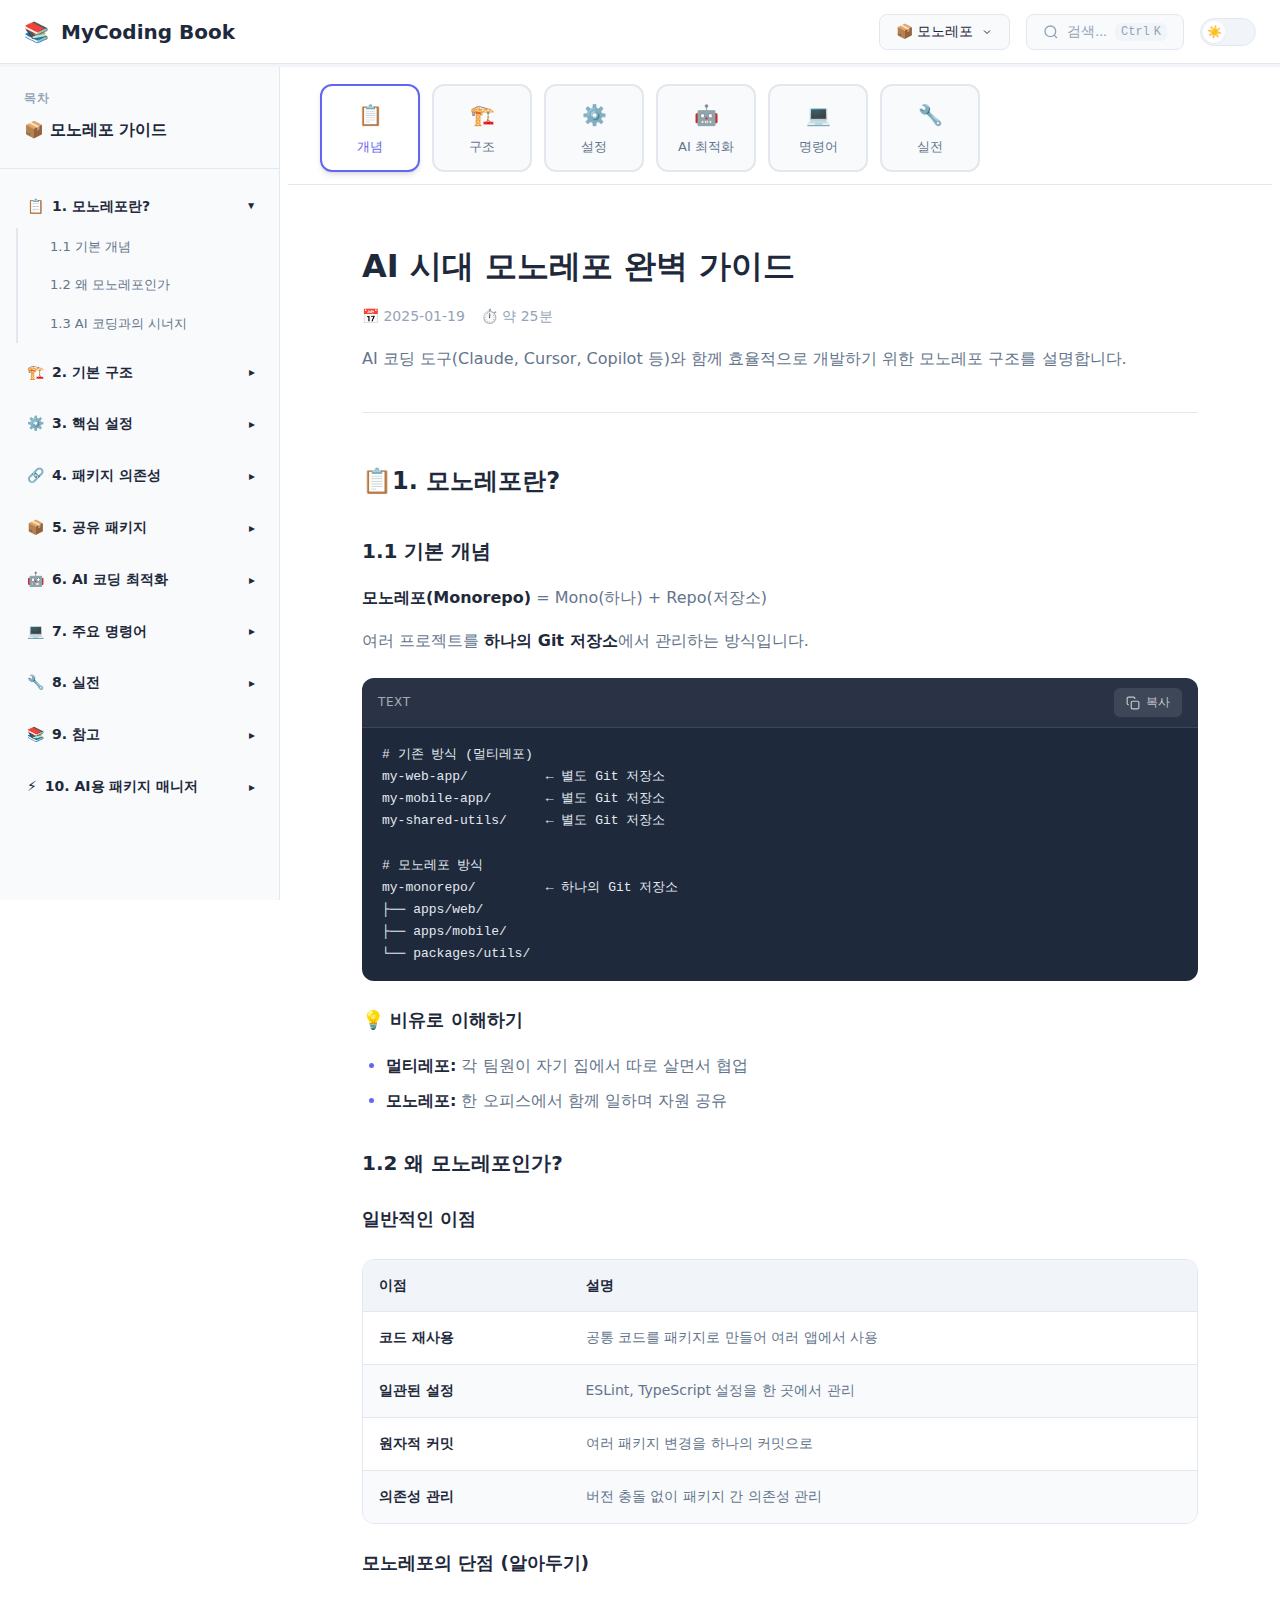
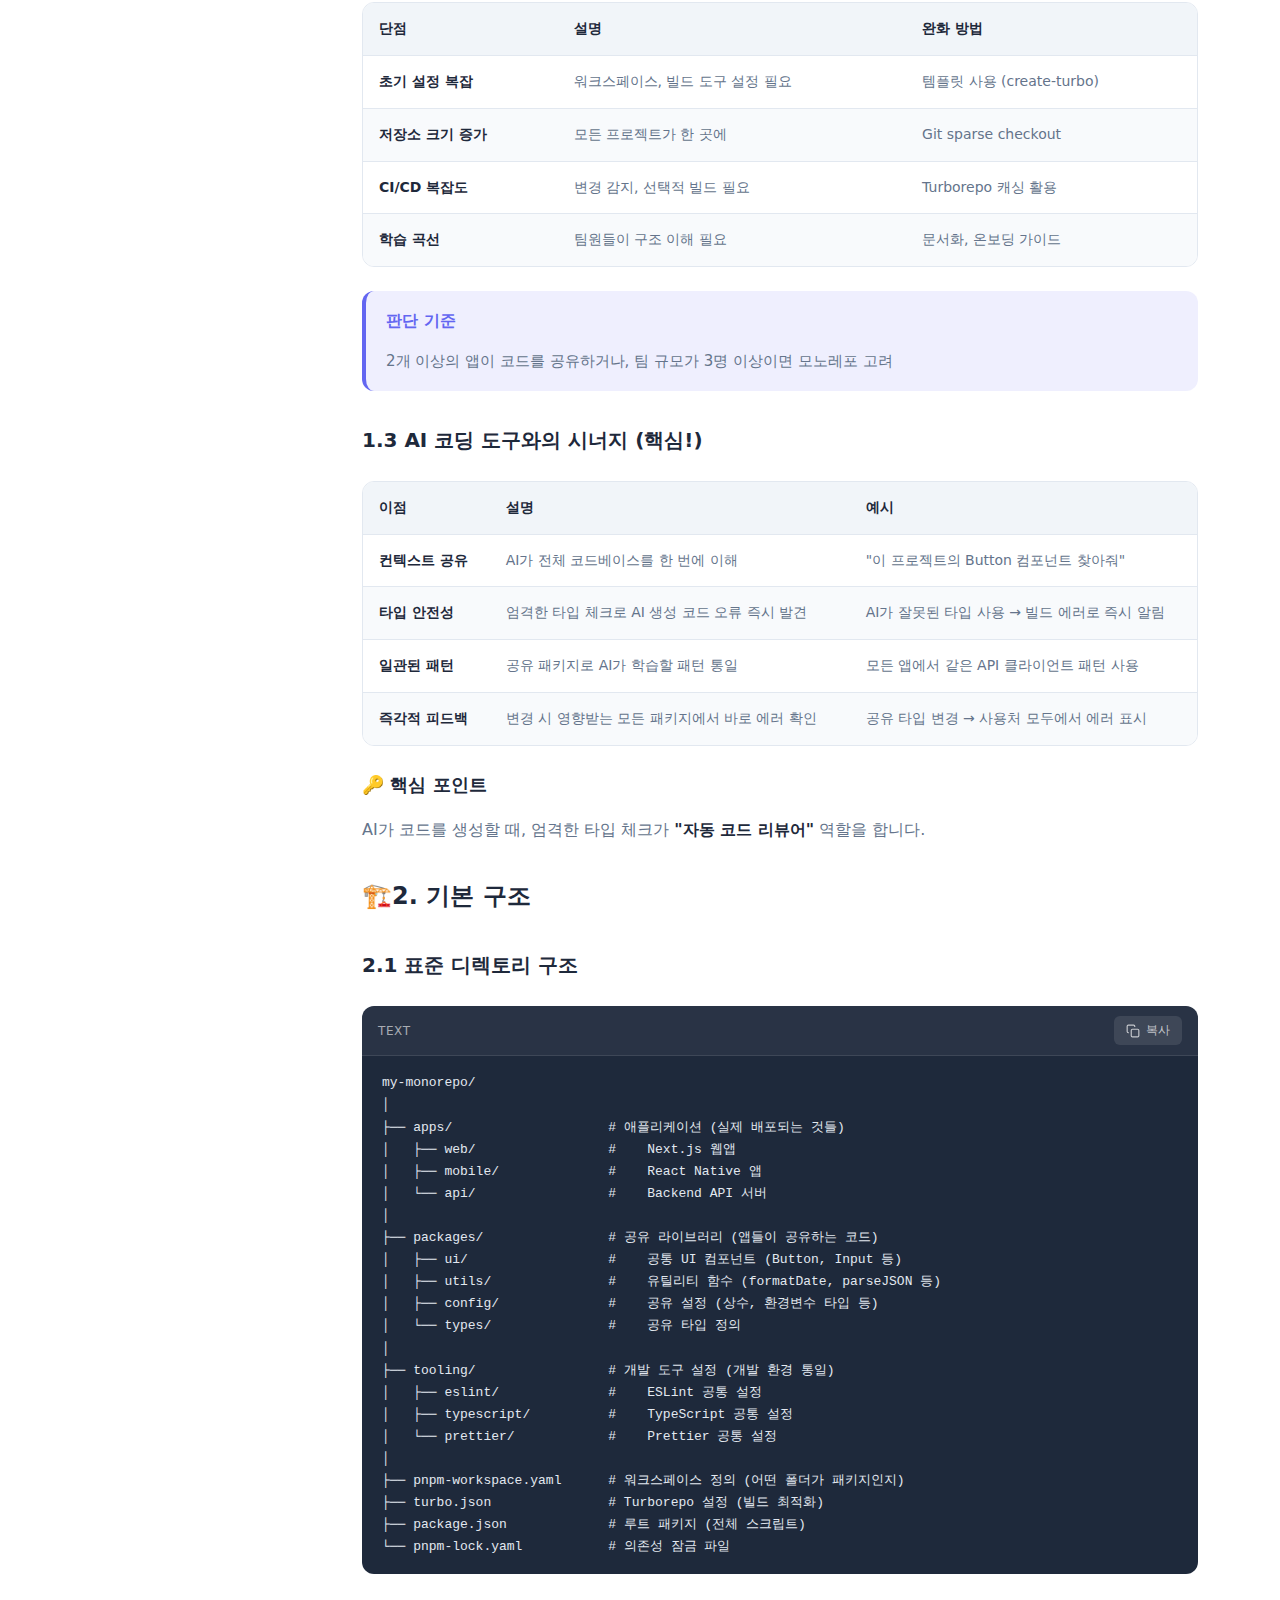
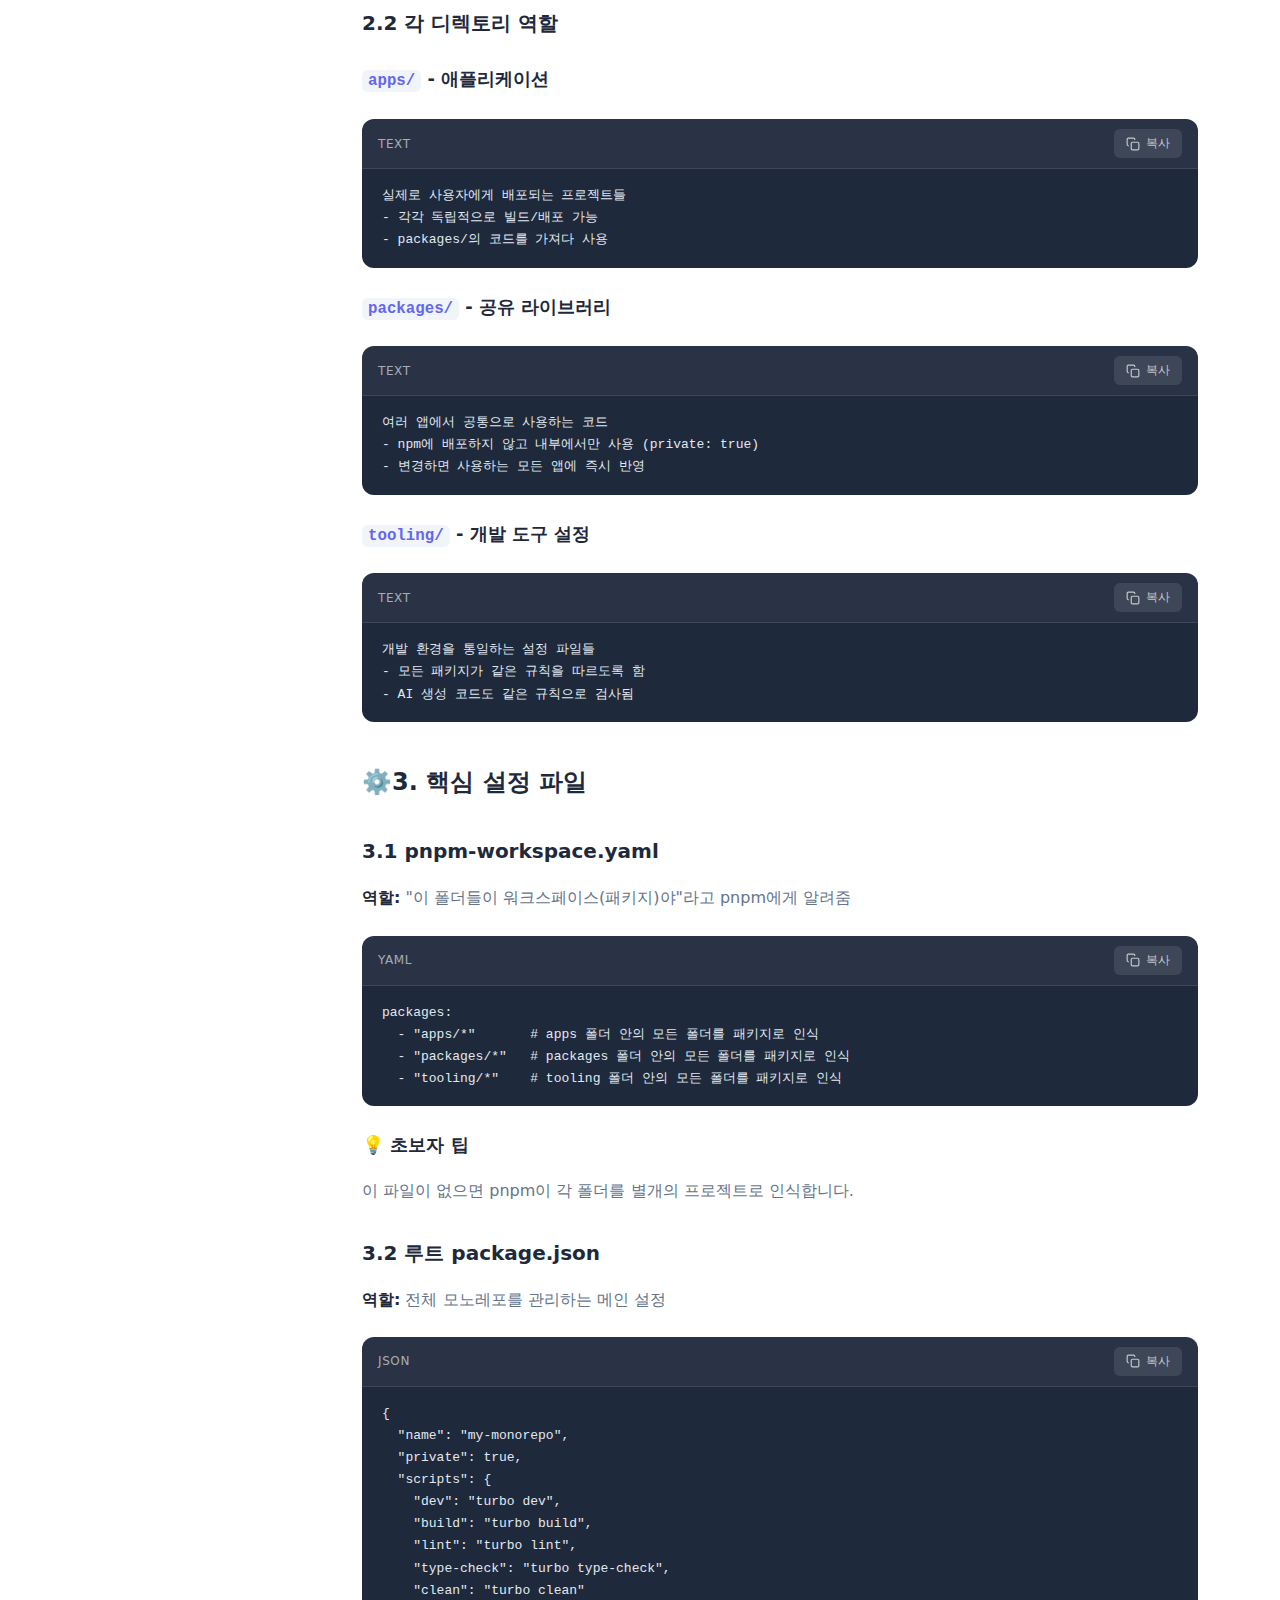
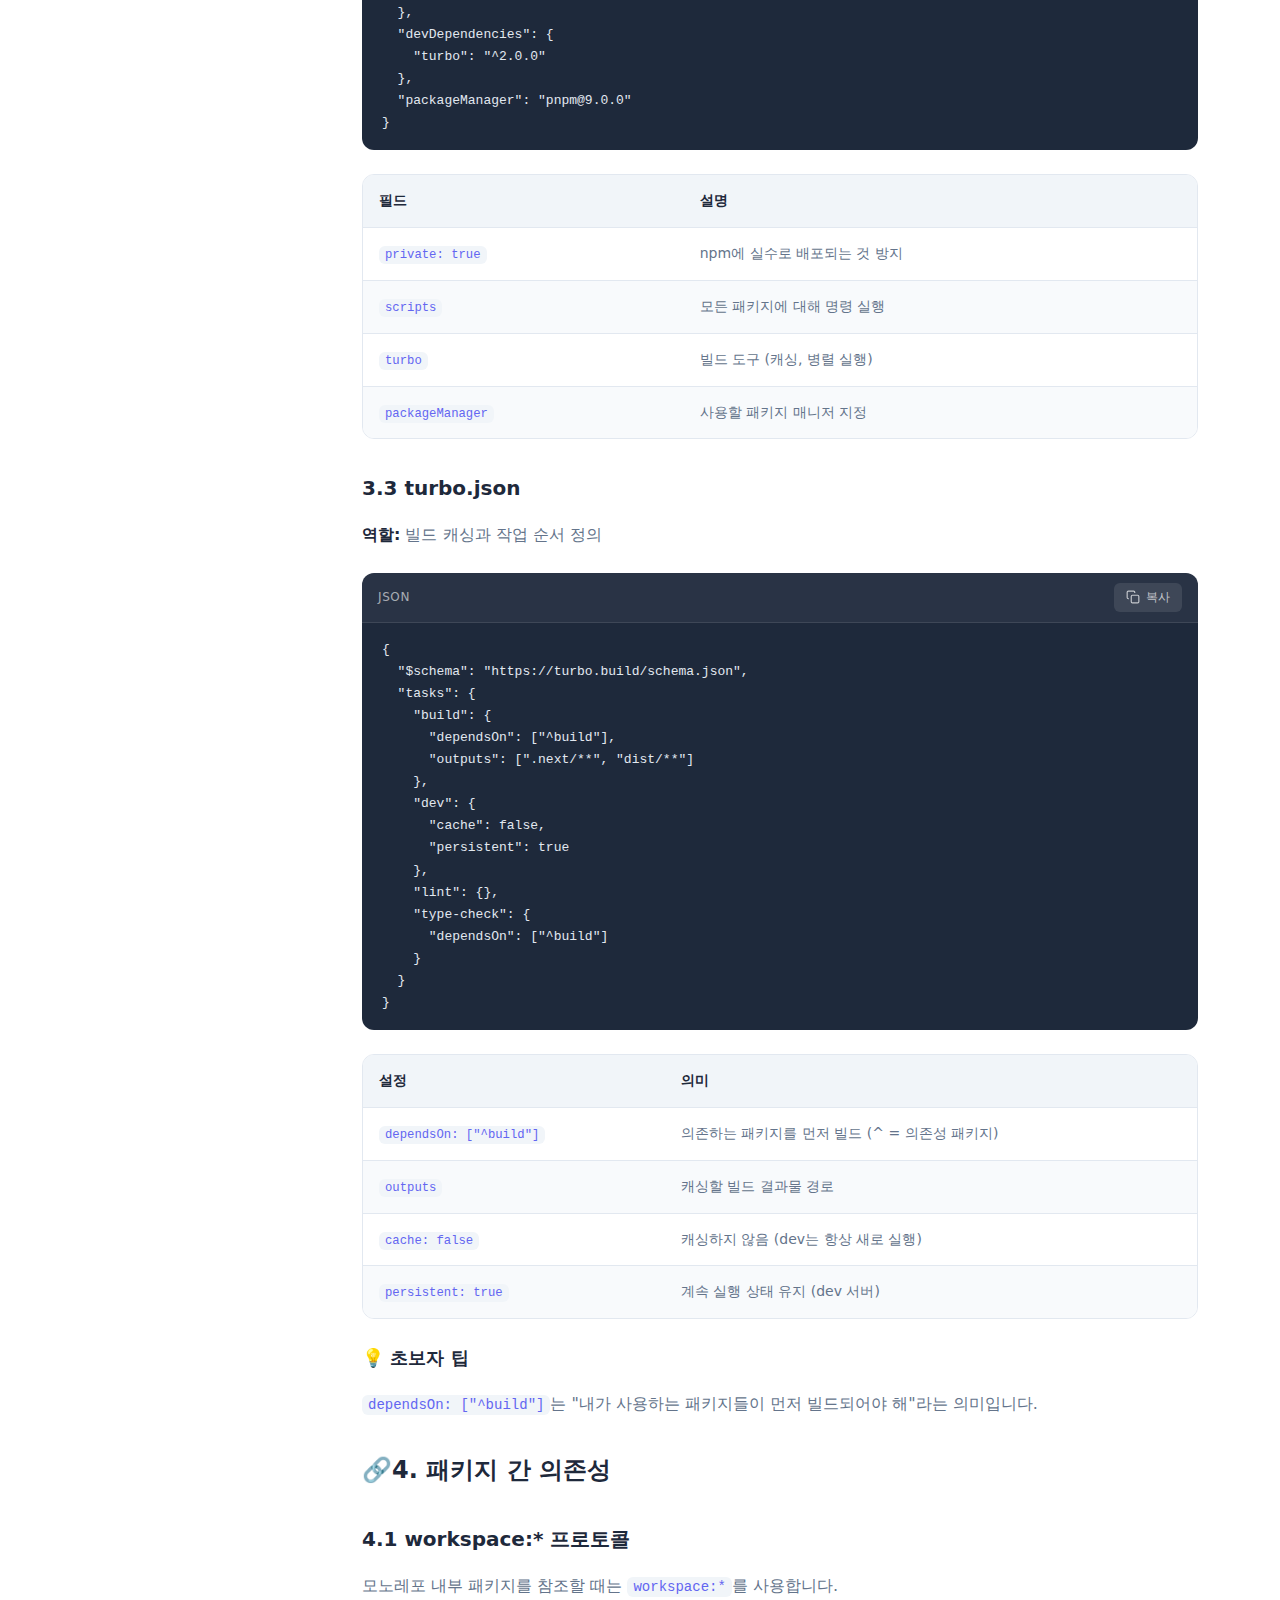
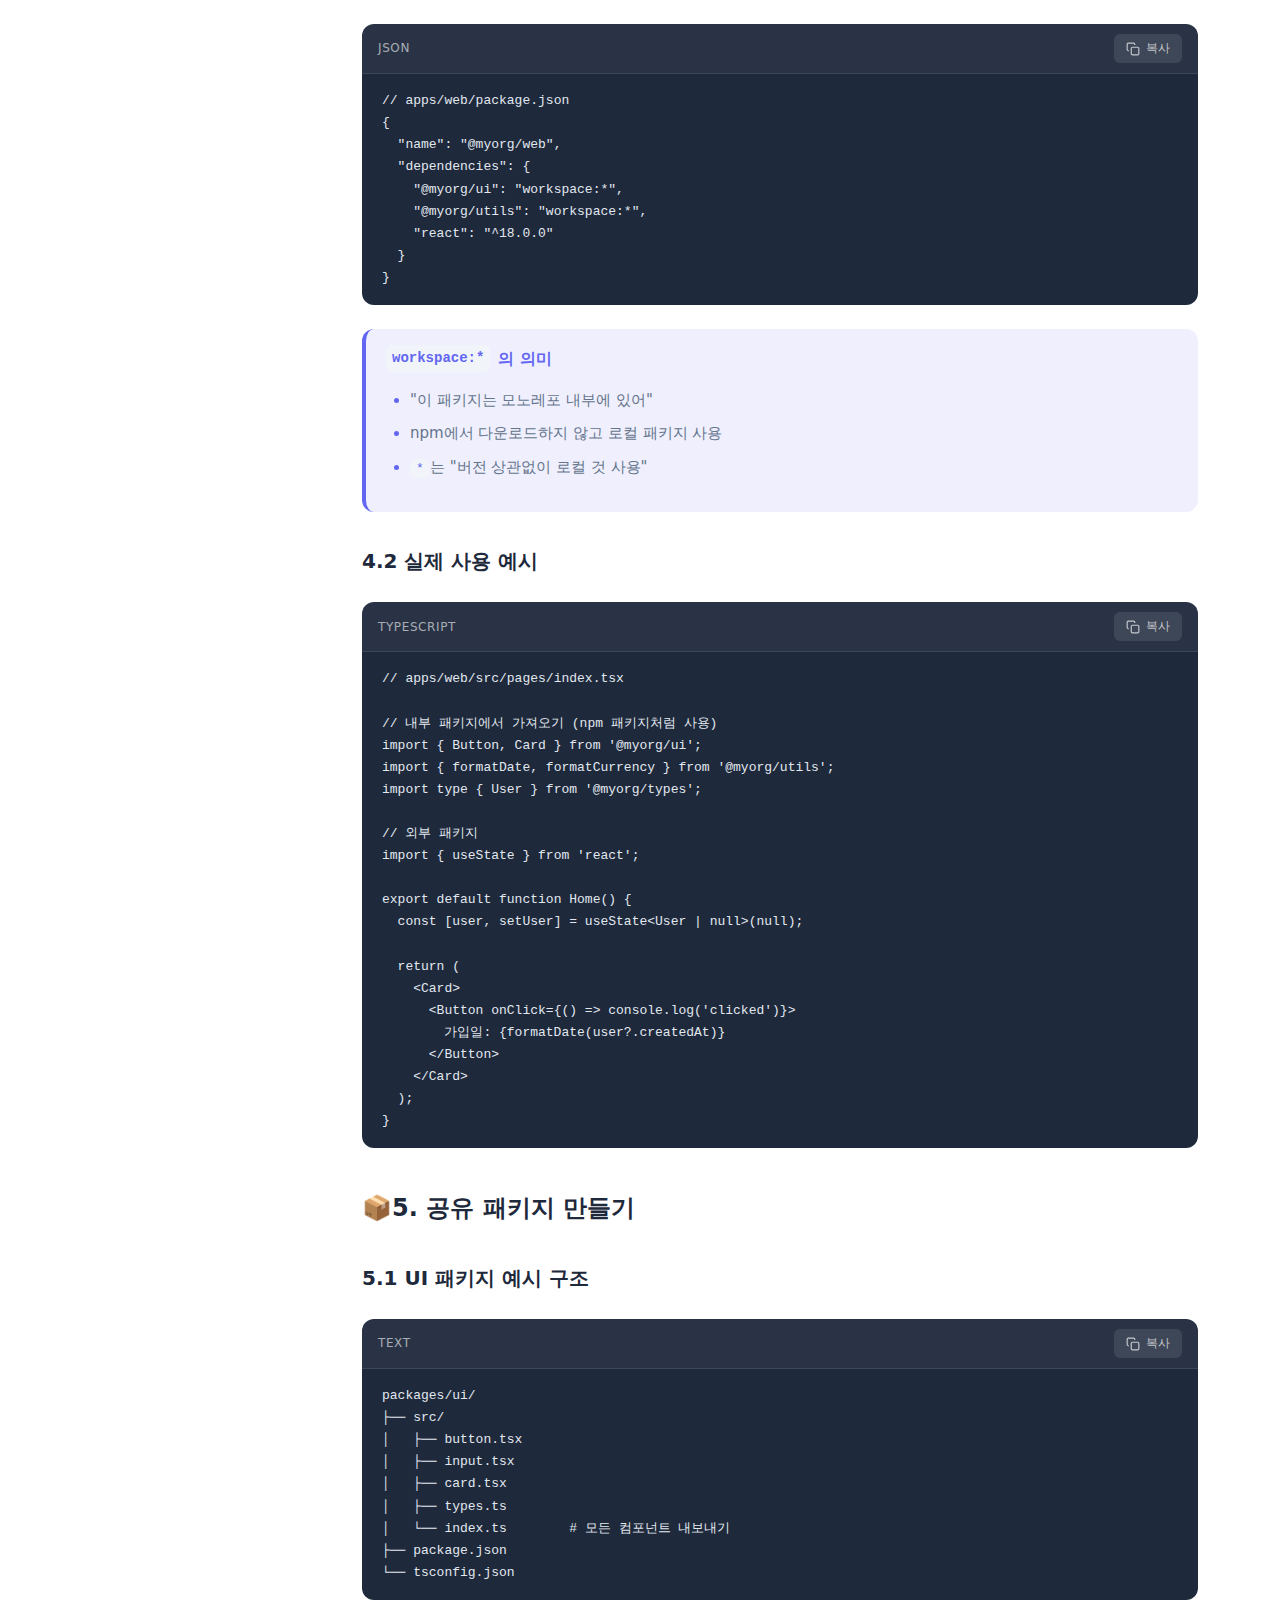
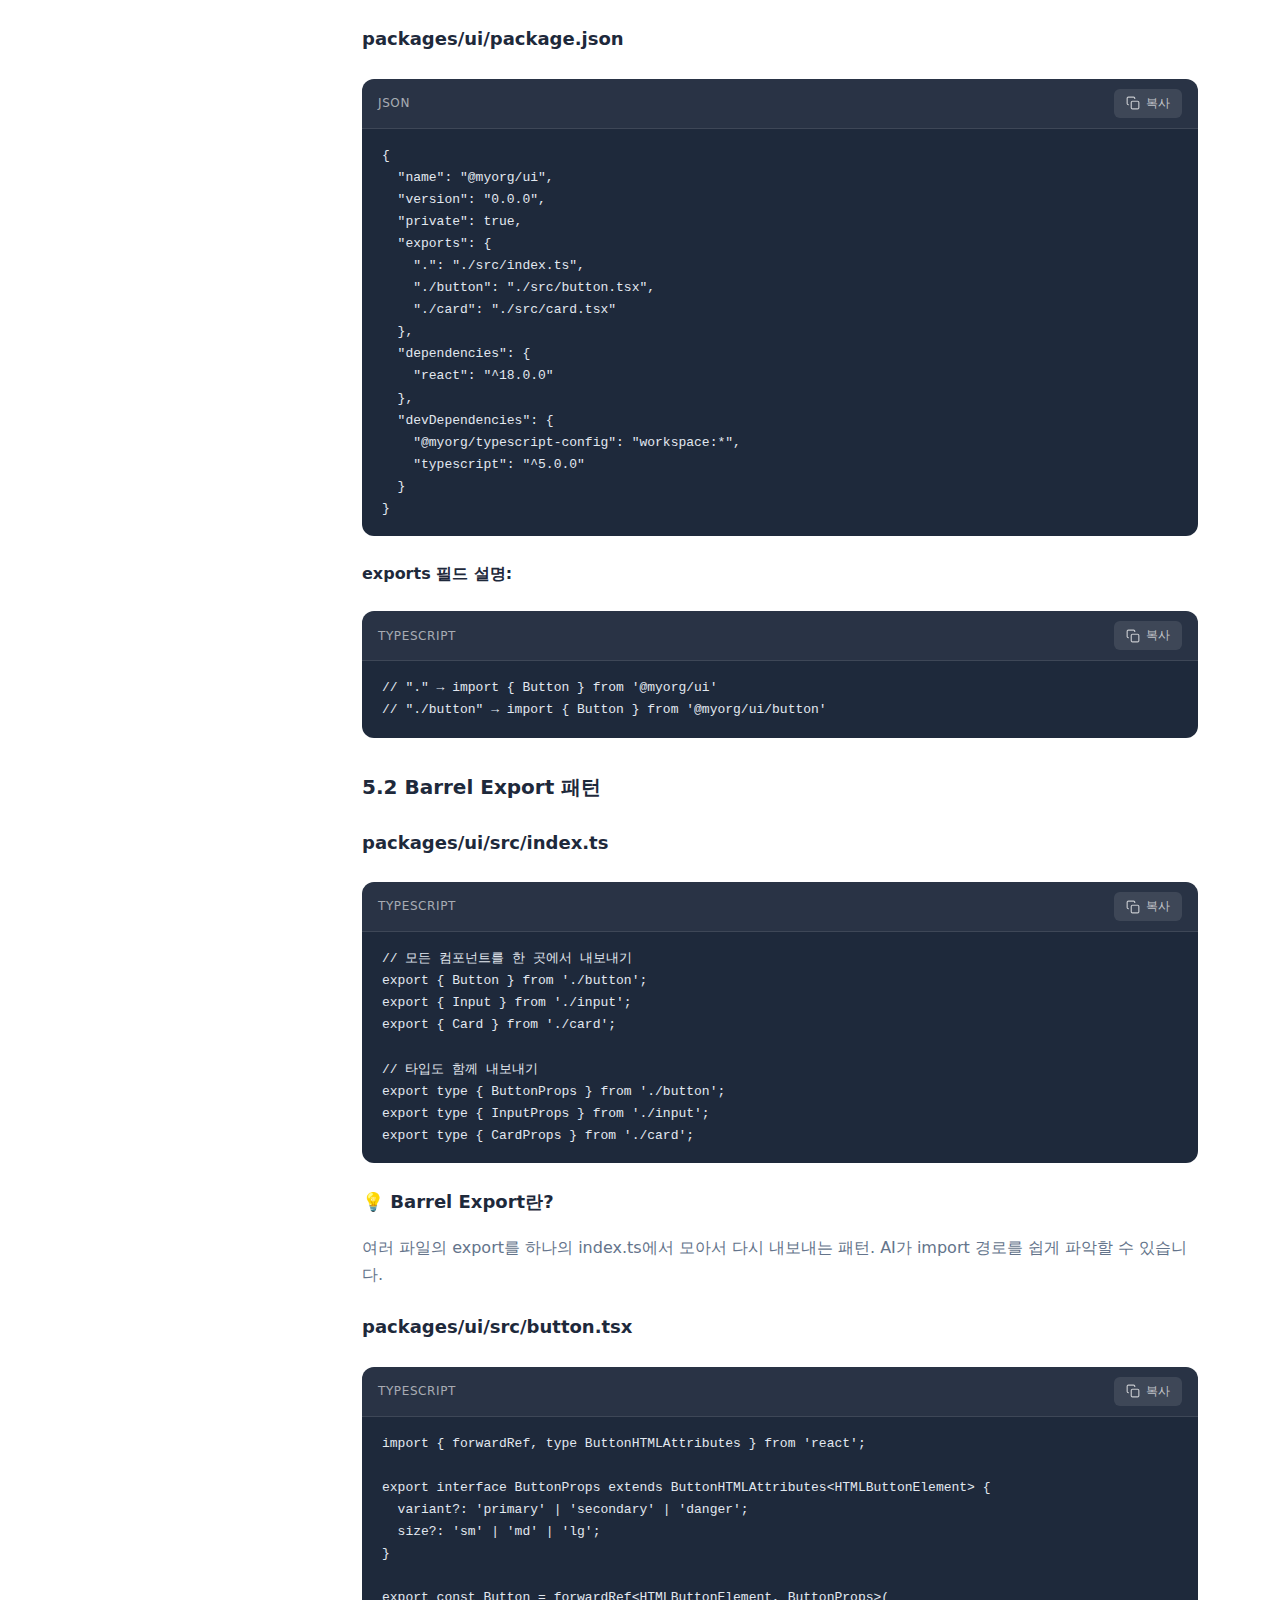
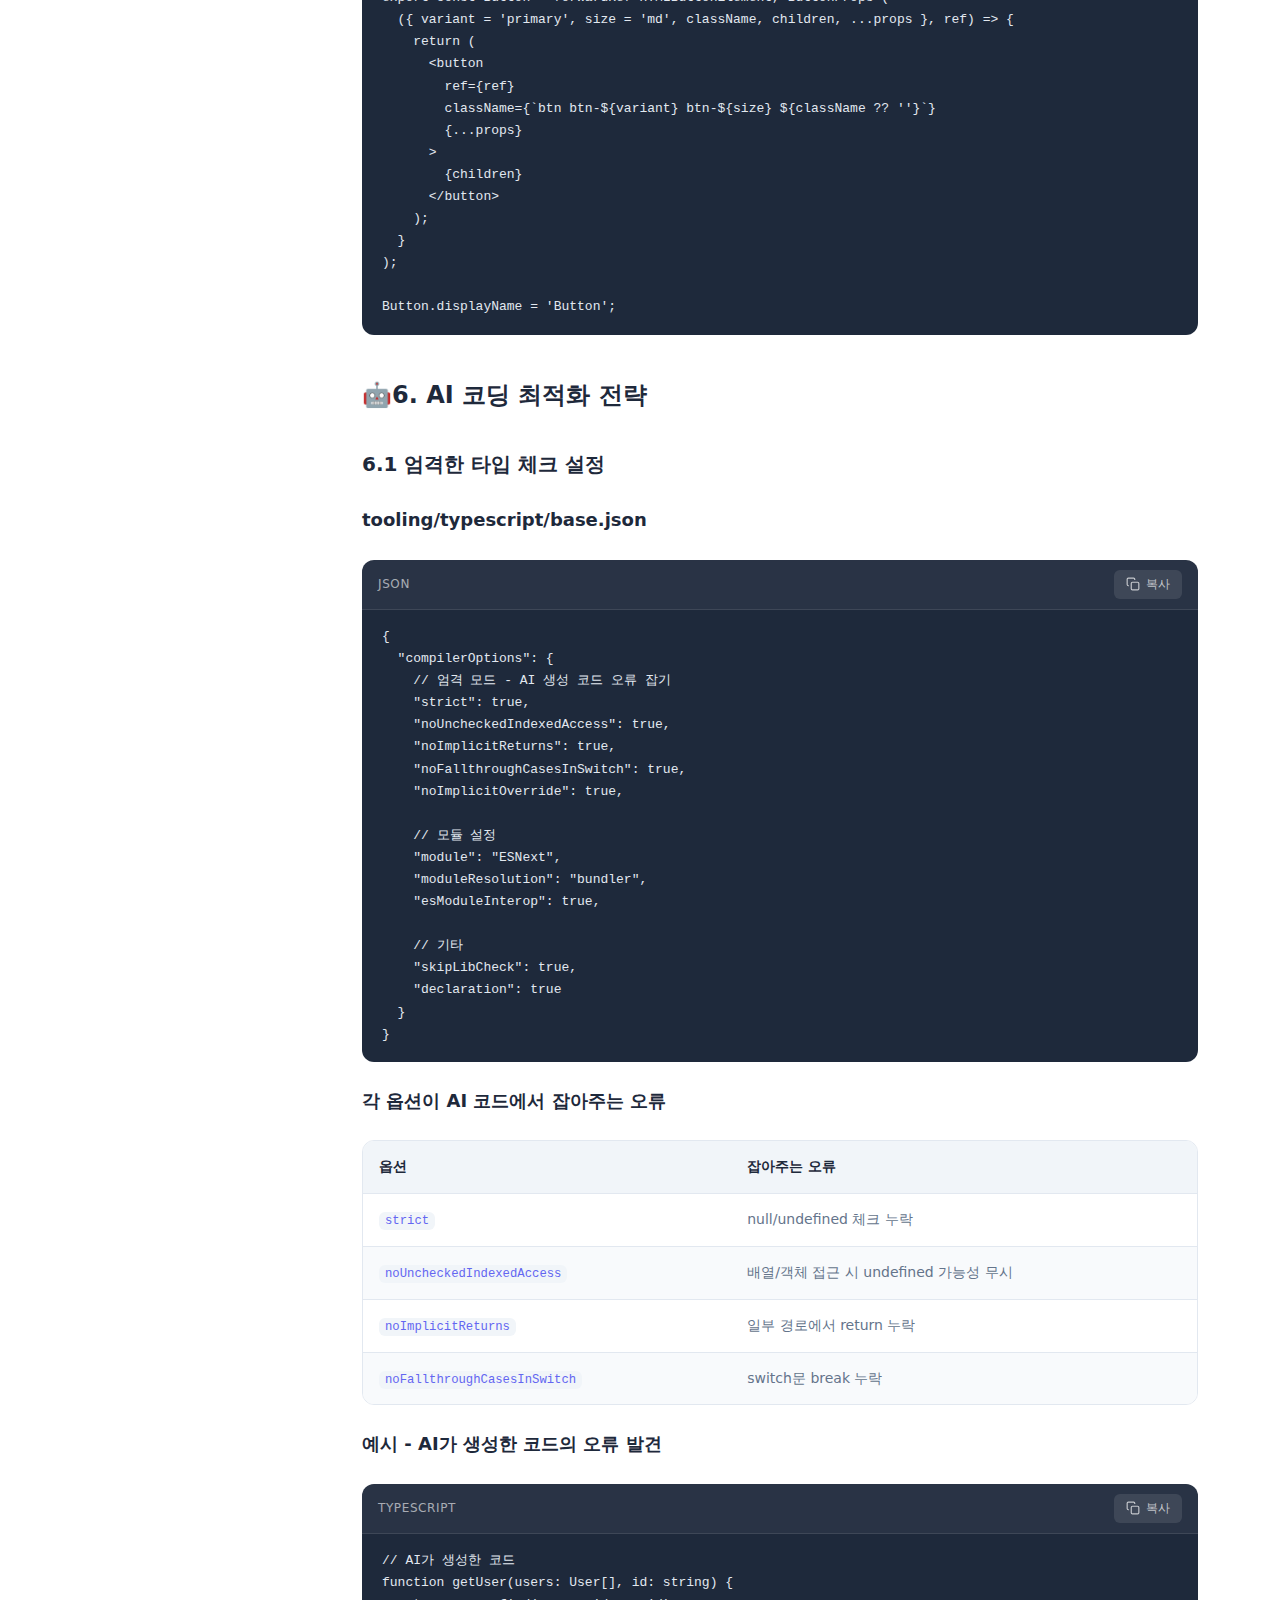
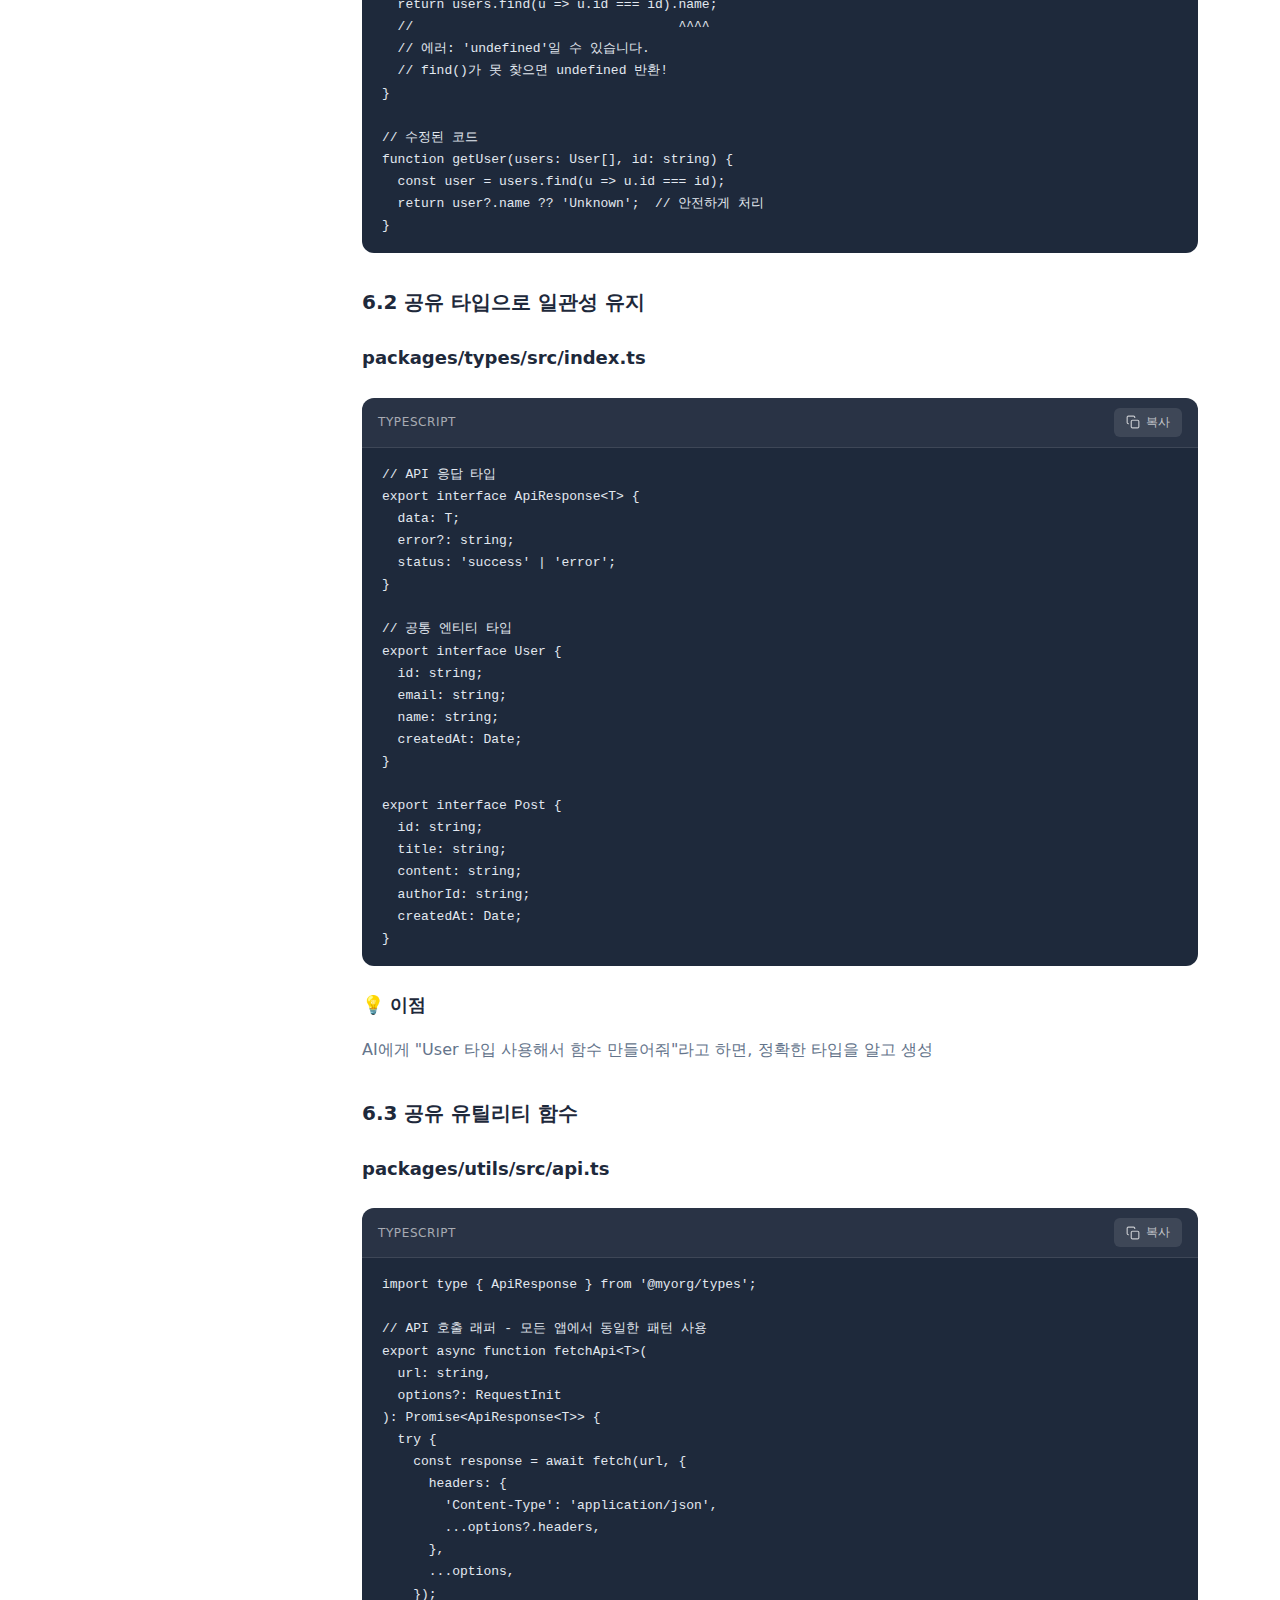
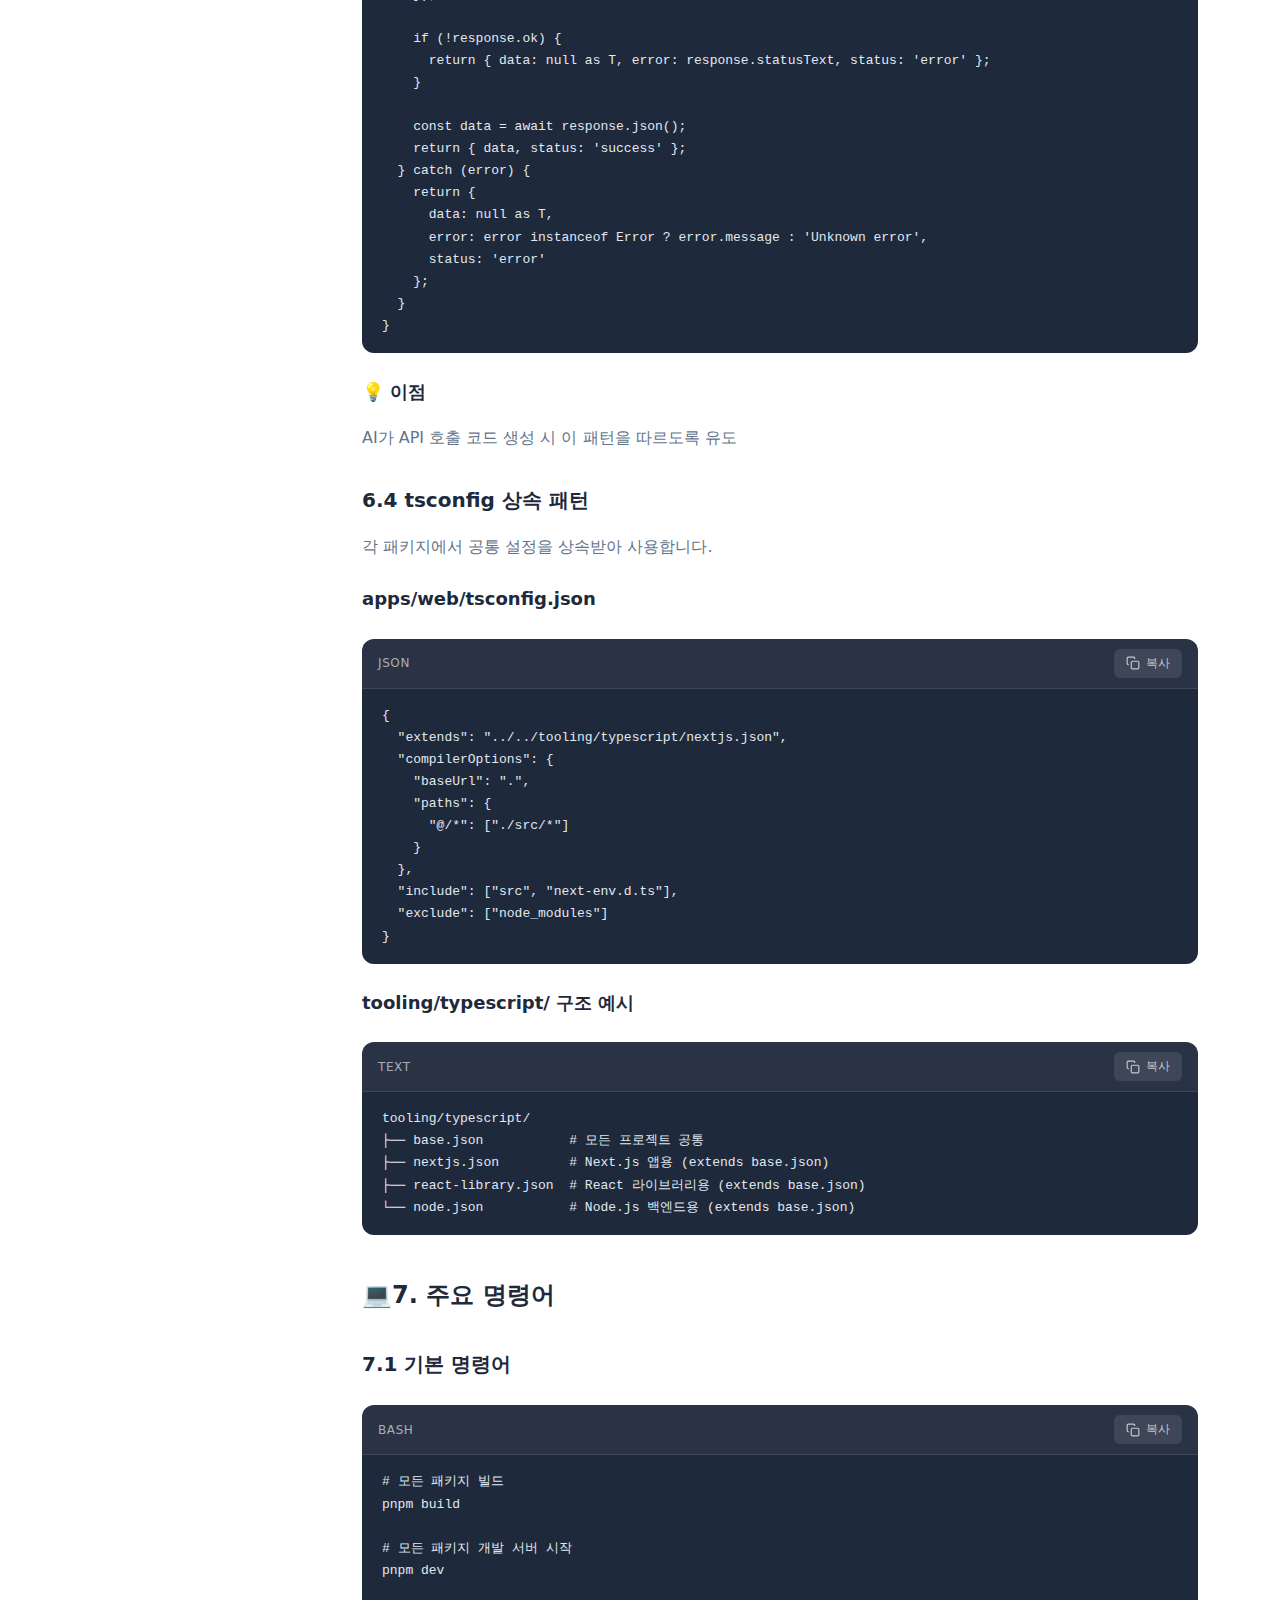
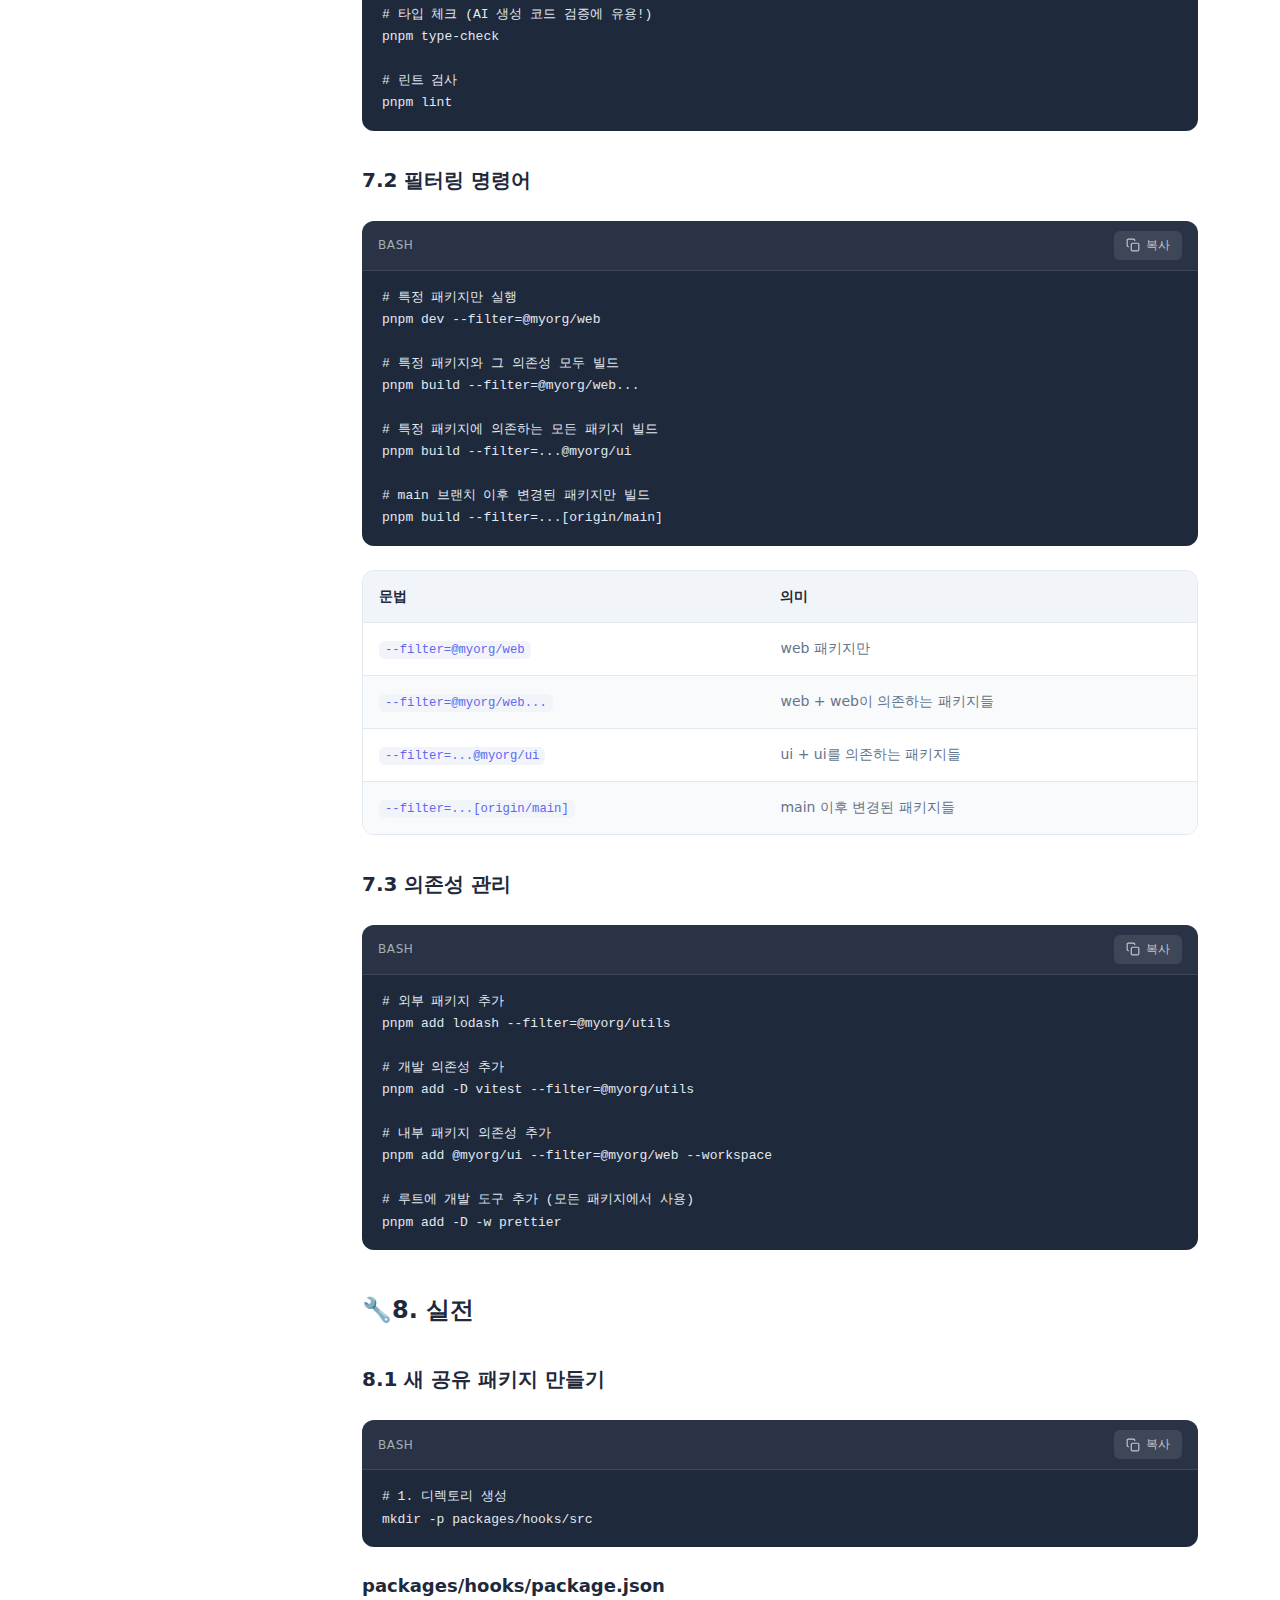
<file: monorepo.html>
<!DOCTYPE html>
<html lang="ko">
<head>
  <meta charset="UTF-8">
  <meta name="viewport" content="width=device-width, initial-scale=1.0, maximum-scale=5.0">
  <meta name="description" content="AI 코딩 도구와 함께 효율적으로 개발하기 위한 모노레포 구조 가이드">
  <meta name="keywords" content="모노레포, Monorepo, pnpm, Turborepo, TypeScript, AI 코딩">
  <meta name="theme-color" content="#6366f1">

  <meta name="apple-mobile-web-app-capable" content="yes">
  <meta name="apple-mobile-web-app-status-bar-style" content="default">

  <title>AI 시대 모노레포 가이드 - MyCoding Book</title>

  <!-- Fonts -->
  <link rel="preconnect" href="https://cdn.jsdelivr.net">
  <link rel="stylesheet" href="https://cdn.jsdelivr.net/gh/orioncactus/pretendard/dist/web/variable/pretendardvariable-dynamic-subset.css">
  <link rel="stylesheet" href="https://fonts.googleapis.com/css2?family=JetBrains+Mono:wght@400;500;600&display=swap">

  <!-- Prism.js for Syntax Highlighting -->
  <link rel="stylesheet" href="https://cdn.jsdelivr.net/npm/prismjs@1.29.0/themes/prism-tomorrow.min.css">

  <!-- Styles -->
  <link rel="stylesheet" href="assets/css/style.css">

  <!-- Mermaid -->
  <script src="https://cdn.jsdelivr.net/npm/mermaid@10/dist/mermaid.min.js"></script>

  <!-- PWA Manifest -->
  <link rel="manifest" href="manifest.json">

  <!-- Icons -->
  <link rel="icon" href="data:image/svg+xml,<svg xmlns='http://www.w3.org/2000/svg' viewBox='0 0 100 100'><text y='.9em' font-size='90'>📦</text></svg>">
  <link rel="icon" type="image/png" sizes="192x192" href="assets/icons/icon-192x192.png">
  <link rel="icon" type="image/png" sizes="512x512" href="assets/icons/icon-512x512.png">
  <link rel="apple-touch-icon" href="assets/icons/icon-192x192.png">
</head>
<body>
  <!-- Skip Link -->
  <a href="#main-content" class="skip-link">본문으로 건너뛰기</a>

  <!-- Header -->
  <header class="header">
    <div class="header-content">
      <a href="index.html" class="header-logo">
        <span>📚</span>
        <span>MyCoding Book</span>
      </a>

      <div class="header-actions">
        <!-- Document Selector -->
        <div class="doc-selector">
          <button class="doc-selector-btn" aria-expanded="false" aria-haspopup="true">
            <span>📦 모노레포</span>
            <svg width="12" height="12" viewBox="0 0 24 24" fill="none" stroke="currentColor" stroke-width="2">
              <polyline points="6 9 12 15 18 9"></polyline>
            </svg>
          </button>
          <div class="doc-selector-dropdown" role="menu">
            <div class="doc-selector-category">🤖 Claude Code 가이드</div>
            <a href="orchestration.html" class="doc-selector-item" role="menuitem">
              <span>🎭</span>
              <span>오케스트레이션 가이드</span>
            </a>
            <a href="mcp-guide.html" class="doc-selector-item" role="menuitem">
              <span>🔌</span>
              <span>MCP 연계 가이드</span>
            </a>
            <div class="doc-selector-category">🛠️ 개발 환경 가이드</div>
            <a href="monorepo.html" class="doc-selector-item active" role="menuitem">
              <span>📦</span>
              <span>모노레포 가이드</span>
            </a>
          </div>
        </div>

        <!-- Mobile Menu Button -->
        <button class="mobile-menu-btn" aria-label="메뉴 열기">
          <svg width="24" height="24" viewBox="0 0 24 24" fill="none" stroke="currentColor" stroke-width="2">
            <line x1="3" y1="12" x2="21" y2="12"></line>
            <line x1="3" y1="6" x2="21" y2="6"></line>
            <line x1="3" y1="18" x2="21" y2="18"></line>
          </svg>
        </button>

        <!-- Search Button -->
        <button class="search-btn" aria-label="검색">
          <svg width="16" height="16" viewBox="0 0 24 24" fill="none" stroke="currentColor" stroke-width="2">
            <circle cx="11" cy="11" r="8"></circle>
            <path d="m21 21-4.35-4.35"></path>
          </svg>
          <span>검색...</span>
          <span class="search-kbd"><kbd>Ctrl</kbd><kbd>K</kbd></span>
        </button>

        <!-- Theme Toggle -->
        <button class="theme-toggle" aria-label="다크모드 전환">
          <span class="theme-toggle-thumb">☀️</span>
        </button>
      </div>
    </div>
  </header>

  <!-- Reading Progress -->
  <div class="reading-progress">
    <div class="reading-progress-bar"></div>
  </div>

  <!-- Sidebar Overlay (Mobile) -->
  <div class="sidebar-overlay"></div>

  <!-- Sidebar -->
  <aside class="sidebar" role="navigation" aria-label="목차">
    <button class="sidebar-close" aria-label="메뉴 닫기">
      <svg width="24" height="24" viewBox="0 0 24 24" fill="none" stroke="currentColor" stroke-width="2">
        <line x1="18" y1="6" x2="6" y2="18"></line>
        <line x1="6" y1="6" x2="18" y2="18"></line>
      </svg>
    </button>

    <div class="sidebar-header">
      <div class="sidebar-title">목차</div>
      <div class="sidebar-doc-title">📦 모노레포 가이드</div>
    </div>

    <nav class="sidebar-nav">
      <!-- Section 1 -->
      <div class="sidebar-section expanded">
        <div class="sidebar-section-title" data-section="intro" tabindex="0" role="button" aria-expanded="true">
          <span><span class="sidebar-section-icon">📋</span>1. 모노레포란?</span>
          <span class="sidebar-section-arrow">▸</span>
        </div>
        <div class="sidebar-items">
          <a href="#what-is-monorepo" class="sidebar-item">1.1 기본 개념</a>
          <a href="#why-monorepo" class="sidebar-item">1.2 왜 모노레포인가</a>
          <a href="#ai-synergy" class="sidebar-item">1.3 AI 코딩과의 시너지</a>
        </div>
      </div>

      <!-- Section 2 -->
      <div class="sidebar-section">
        <div class="sidebar-section-title" data-section="structure" tabindex="0" role="button" aria-expanded="false">
          <span><span class="sidebar-section-icon">🏗️</span>2. 기본 구조</span>
          <span class="sidebar-section-arrow">▸</span>
        </div>
        <div class="sidebar-items">
          <a href="#directory-structure" class="sidebar-item">2.1 표준 디렉토리 구조</a>
          <a href="#directory-roles" class="sidebar-item">2.2 각 디렉토리 역할</a>
        </div>
      </div>

      <!-- Section 3 -->
      <div class="sidebar-section">
        <div class="sidebar-section-title" data-section="config" tabindex="0" role="button" aria-expanded="false">
          <span><span class="sidebar-section-icon">⚙️</span>3. 핵심 설정</span>
          <span class="sidebar-section-arrow">▸</span>
        </div>
        <div class="sidebar-items">
          <a href="#pnpm-workspace" class="sidebar-item">3.1 pnpm-workspace.yaml</a>
          <a href="#root-package" class="sidebar-item">3.2 루트 package.json</a>
          <a href="#turbo-json" class="sidebar-item">3.3 turbo.json</a>
        </div>
      </div>

      <!-- Section 4 -->
      <div class="sidebar-section">
        <div class="sidebar-section-title" data-section="dependencies" tabindex="0" role="button" aria-expanded="false">
          <span><span class="sidebar-section-icon">🔗</span>4. 패키지 의존성</span>
          <span class="sidebar-section-arrow">▸</span>
        </div>
        <div class="sidebar-items">
          <a href="#workspace-protocol" class="sidebar-item">4.1 workspace:* 프로토콜</a>
          <a href="#usage-example" class="sidebar-item">4.2 실제 사용 예시</a>
        </div>
      </div>

      <!-- Section 5 -->
      <div class="sidebar-section">
        <div class="sidebar-section-title" data-section="shared" tabindex="0" role="button" aria-expanded="false">
          <span><span class="sidebar-section-icon">📦</span>5. 공유 패키지</span>
          <span class="sidebar-section-arrow">▸</span>
        </div>
        <div class="sidebar-items">
          <a href="#ui-package" class="sidebar-item">5.1 UI 패키지 예시</a>
          <a href="#barrel-export" class="sidebar-item">5.2 Barrel Export 패턴</a>
        </div>
      </div>

      <!-- Section 6 -->
      <div class="sidebar-section">
        <div class="sidebar-section-title" data-section="ai-optimization" tabindex="0" role="button" aria-expanded="false">
          <span><span class="sidebar-section-icon">🤖</span>6. AI 코딩 최적화</span>
          <span class="sidebar-section-arrow">▸</span>
        </div>
        <div class="sidebar-items">
          <a href="#strict-type" class="sidebar-item">6.1 엄격한 타입 체크</a>
          <a href="#shared-types" class="sidebar-item">6.2 공유 타입 관리</a>
          <a href="#shared-utils" class="sidebar-item">6.3 공유 유틸리티</a>
          <a href="#tsconfig-inheritance" class="sidebar-item">6.4 tsconfig 상속</a>
        </div>
      </div>

      <!-- Section 7 -->
      <div class="sidebar-section">
        <div class="sidebar-section-title" data-section="commands" tabindex="0" role="button" aria-expanded="false">
          <span><span class="sidebar-section-icon">💻</span>7. 주요 명령어</span>
          <span class="sidebar-section-arrow">▸</span>
        </div>
        <div class="sidebar-items">
          <a href="#basic-commands" class="sidebar-item">7.1 기본 명령어</a>
          <a href="#filter-commands" class="sidebar-item">7.2 필터링 명령어</a>
          <a href="#dependency-commands" class="sidebar-item">7.3 의존성 관리</a>
        </div>
      </div>

      <!-- Section 8 -->
      <div class="sidebar-section">
        <div class="sidebar-section-title" data-section="practice" tabindex="0" role="button" aria-expanded="false">
          <span><span class="sidebar-section-icon">🔧</span>8. 실전</span>
          <span class="sidebar-section-arrow">▸</span>
        </div>
        <div class="sidebar-items">
          <a href="#create-package" class="sidebar-item">8.1 패키지 만들기</a>
          <a href="#troubleshooting" class="sidebar-item">8.2 문제 해결</a>
          <a href="#quick-start" class="sidebar-item">8.3 빠른 시작</a>
        </div>
      </div>

      <!-- Section 9 -->
      <div class="sidebar-section">
        <div class="sidebar-section-title" data-section="reference" tabindex="0" role="button" aria-expanded="false">
          <span><span class="sidebar-section-icon">📚</span>9. 참고</span>
          <span class="sidebar-section-arrow">▸</span>
        </div>
        <div class="sidebar-items">
          <a href="#dependency-diagram" class="sidebar-item">9.1 의존성 다이어그램</a>
          <a href="#checklist" class="sidebar-item">9.2 체크리스트</a>
          <a href="#package-managers" class="sidebar-item">9.3 패키지 매니저 비교</a>
        </div>
      </div>

      <!-- Section 10 -->
      <div class="sidebar-section">
        <div class="sidebar-section-title" data-section="package-managers-ai" tabindex="0" role="button" aria-expanded="false">
          <span><span class="sidebar-section-icon">⚡</span>10. AI용 패키지 매니저</span>
          <span class="sidebar-section-arrow">▸</span>
        </div>
        <div class="sidebar-items">
          <a href="#why-pnpm" class="sidebar-item">10.1 왜 pnpm인가</a>
          <a href="#why-uv" class="sidebar-item">10.2 왜 uv인가</a>
          <a href="#quick-reference" class="sidebar-item">10.3 빠른 참조</a>
        </div>
      </div>
    </nav>
  </aside>

  <!-- Main Content -->
  <main class="main" id="main-content">
    <!-- Card Tabs -->
    <div class="card-tabs-wrapper">
      <div class="card-tabs" role="tablist" aria-label="섹션 탭">
        <a href="#intro" class="card-tab active" data-section="intro" role="tab" aria-selected="true" tabindex="0">
          <span class="card-tab-icon">📋</span>
          <span class="card-tab-title">개념</span>
        </a>
        <a href="#structure" class="card-tab" data-section="structure" role="tab" aria-selected="false" tabindex="-1">
          <span class="card-tab-icon">🏗️</span>
          <span class="card-tab-title">구조</span>
        </a>
        <a href="#config" class="card-tab" data-section="config" role="tab" aria-selected="false" tabindex="-1">
          <span class="card-tab-icon">⚙️</span>
          <span class="card-tab-title">설정</span>
        </a>
        <a href="#ai-optimization" class="card-tab" data-section="ai-optimization" role="tab" aria-selected="false" tabindex="-1">
          <span class="card-tab-icon">🤖</span>
          <span class="card-tab-title">AI 최적화</span>
        </a>
        <a href="#commands" class="card-tab" data-section="commands" role="tab" aria-selected="false" tabindex="-1">
          <span class="card-tab-icon">💻</span>
          <span class="card-tab-title">명령어</span>
        </a>
        <a href="#practice" class="card-tab" data-section="practice" role="tab" aria-selected="false" tabindex="-1">
          <span class="card-tab-icon">🔧</span>
          <span class="card-tab-title">실전</span>
        </a>
      </div>
    </div>

    <!-- Content -->
    <div class="content">
      <!-- Header -->
      <header class="content-header">
        <h1 class="content-title">AI 시대 모노레포 완벽 가이드</h1>
        <div class="content-meta">
          <span class="content-meta-item">📅 2025-01-19</span>
          <span class="content-meta-item">⏱️ 약 25분</span>
        </div>
        <p class="content-desc">AI 코딩 도구(Claude, Cursor, Copilot 등)와 함께 효율적으로 개발하기 위한 모노레포 구조를 설명합니다.</p>
      </header>

      <!-- Section 1: 모노레포란? -->
      <section id="intro">
        <h2><span class="section-icon">📋</span>1. 모노레포란?</h2>

        <h3 id="what-is-monorepo">1.1 기본 개념</h3>

        <p><strong>모노레포(Monorepo)</strong> = Mono(하나) + Repo(저장소)</p>
        <p>여러 프로젝트를 <strong>하나의 Git 저장소</strong>에서 관리하는 방식입니다.</p>

        <pre><code class="language-text"># 기존 방식 (멀티레포)
my-web-app/          ← 별도 Git 저장소
my-mobile-app/       ← 별도 Git 저장소
my-shared-utils/     ← 별도 Git 저장소

# 모노레포 방식
my-monorepo/         ← 하나의 Git 저장소
├── apps/web/
├── apps/mobile/
└── packages/utils/</code></pre>

        <div class="card-tip">
          <h4>💡 비유로 이해하기</h4>
          <ul>
            <li><strong>멀티레포:</strong> 각 팀원이 자기 집에서 따로 살면서 협업</li>
            <li><strong>모노레포:</strong> 한 오피스에서 함께 일하며 자원 공유</li>
          </ul>
        </div>

        <h3 id="why-monorepo">1.2 왜 모노레포인가?</h3>

        <h4>일반적인 이점</h4>

        <div class="table-wrapper">
          <table>
            <thead>
              <tr>
                <th>이점</th>
                <th>설명</th>
              </tr>
            </thead>
            <tbody>
              <tr>
                <td><strong>코드 재사용</strong></td>
                <td>공통 코드를 패키지로 만들어 여러 앱에서 사용</td>
              </tr>
              <tr>
                <td><strong>일관된 설정</strong></td>
                <td>ESLint, TypeScript 설정을 한 곳에서 관리</td>
              </tr>
              <tr>
                <td><strong>원자적 커밋</strong></td>
                <td>여러 패키지 변경을 하나의 커밋으로</td>
              </tr>
              <tr>
                <td><strong>의존성 관리</strong></td>
                <td>버전 충돌 없이 패키지 간 의존성 관리</td>
              </tr>
            </tbody>
          </table>
        </div>

        <h4>모노레포의 단점 (알아두기)</h4>

        <div class="table-wrapper">
          <table>
            <thead>
              <tr>
                <th>단점</th>
                <th>설명</th>
                <th>완화 방법</th>
              </tr>
            </thead>
            <tbody>
              <tr>
                <td><strong>초기 설정 복잡</strong></td>
                <td>워크스페이스, 빌드 도구 설정 필요</td>
                <td>템플릿 사용 (create-turbo)</td>
              </tr>
              <tr>
                <td><strong>저장소 크기 증가</strong></td>
                <td>모든 프로젝트가 한 곳에</td>
                <td>Git sparse checkout</td>
              </tr>
              <tr>
                <td><strong>CI/CD 복잡도</strong></td>
                <td>변경 감지, 선택적 빌드 필요</td>
                <td>Turborepo 캐싱 활용</td>
              </tr>
              <tr>
                <td><strong>학습 곡선</strong></td>
                <td>팀원들이 구조 이해 필요</td>
                <td>문서화, 온보딩 가이드</td>
              </tr>
            </tbody>
          </table>
        </div>

        <div class="callout callout-info">
          <div class="callout-title">판단 기준</div>
          <div class="callout-content">
            <p>2개 이상의 앱이 코드를 공유하거나, 팀 규모가 3명 이상이면 모노레포 고려</p>
          </div>
        </div>

        <h3 id="ai-synergy">1.3 AI 코딩 도구와의 시너지 (핵심!)</h3>

        <div class="table-wrapper">
          <table>
            <thead>
              <tr>
                <th>이점</th>
                <th>설명</th>
                <th>예시</th>
              </tr>
            </thead>
            <tbody>
              <tr>
                <td><strong>컨텍스트 공유</strong></td>
                <td>AI가 전체 코드베이스를 한 번에 이해</td>
                <td>"이 프로젝트의 Button 컴포넌트 찾아줘"</td>
              </tr>
              <tr>
                <td><strong>타입 안전성</strong></td>
                <td>엄격한 타입 체크로 AI 생성 코드 오류 즉시 발견</td>
                <td>AI가 잘못된 타입 사용 → 빌드 에러로 즉시 알림</td>
              </tr>
              <tr>
                <td><strong>일관된 패턴</strong></td>
                <td>공유 패키지로 AI가 학습할 패턴 통일</td>
                <td>모든 앱에서 같은 API 클라이언트 패턴 사용</td>
              </tr>
              <tr>
                <td><strong>즉각적 피드백</strong></td>
                <td>변경 시 영향받는 모든 패키지에서 바로 에러 확인</td>
                <td>공유 타입 변경 → 사용처 모두에서 에러 표시</td>
              </tr>
            </tbody>
          </table>
        </div>

        <div class="card-highlight">
          <h4>🔑 핵심 포인트</h4>
          <p>AI가 코드를 생성할 때, 엄격한 타입 체크가 <strong>"자동 코드 리뷰어"</strong> 역할을 합니다.</p>
        </div>
      </section>

      <!-- Section 2: 기본 구조 -->
      <section id="structure">
        <h2><span class="section-icon">🏗️</span>2. 기본 구조</h2>

        <h3 id="directory-structure">2.1 표준 디렉토리 구조</h3>

        <pre><code class="language-text">my-monorepo/
│
├── apps/                    # 애플리케이션 (실제 배포되는 것들)
│   ├── web/                 #    Next.js 웹앱
│   ├── mobile/              #    React Native 앱
│   └── api/                 #    Backend API 서버
│
├── packages/                # 공유 라이브러리 (앱들이 공유하는 코드)
│   ├── ui/                  #    공통 UI 컴포넌트 (Button, Input 등)
│   ├── utils/               #    유틸리티 함수 (formatDate, parseJSON 등)
│   ├── config/              #    공유 설정 (상수, 환경변수 타입 등)
│   └── types/               #    공유 타입 정의
│
├── tooling/                 # 개발 도구 설정 (개발 환경 통일)
│   ├── eslint/              #    ESLint 공통 설정
│   ├── typescript/          #    TypeScript 공통 설정
│   └── prettier/            #    Prettier 공통 설정
│
├── pnpm-workspace.yaml      # 워크스페이스 정의 (어떤 폴더가 패키지인지)
├── turbo.json               # Turborepo 설정 (빌드 최적화)
├── package.json             # 루트 패키지 (전체 스크립트)
└── pnpm-lock.yaml           # 의존성 잠금 파일</code></pre>

        <h3 id="directory-roles">2.2 각 디렉토리 역할</h3>

        <h4><code>apps/</code> - 애플리케이션</h4>
        <pre><code class="language-text">실제로 사용자에게 배포되는 프로젝트들
- 각각 독립적으로 빌드/배포 가능
- packages/의 코드를 가져다 사용</code></pre>

        <h4><code>packages/</code> - 공유 라이브러리</h4>
        <pre><code class="language-text">여러 앱에서 공통으로 사용하는 코드
- npm에 배포하지 않고 내부에서만 사용 (private: true)
- 변경하면 사용하는 모든 앱에 즉시 반영</code></pre>

        <h4><code>tooling/</code> - 개발 도구 설정</h4>
        <pre><code class="language-text">개발 환경을 통일하는 설정 파일들
- 모든 패키지가 같은 규칙을 따르도록 함
- AI 생성 코드도 같은 규칙으로 검사됨</code></pre>
      </section>

      <!-- Section 3: 핵심 설정 파일 -->
      <section id="config">
        <h2><span class="section-icon">⚙️</span>3. 핵심 설정 파일</h2>

        <h3 id="pnpm-workspace">3.1 pnpm-workspace.yaml</h3>

        <p><strong>역할:</strong> "이 폴더들이 워크스페이스(패키지)야"라고 pnpm에게 알려줌</p>

        <pre><code class="language-yaml">packages:
  - "apps/*"       # apps 폴더 안의 모든 폴더를 패키지로 인식
  - "packages/*"   # packages 폴더 안의 모든 폴더를 패키지로 인식
  - "tooling/*"    # tooling 폴더 안의 모든 폴더를 패키지로 인식</code></pre>

        <div class="card-tip">
          <h4>💡 초보자 팁</h4>
          <p>이 파일이 없으면 pnpm이 각 폴더를 별개의 프로젝트로 인식합니다.</p>
        </div>

        <h3 id="root-package">3.2 루트 package.json</h3>

        <p><strong>역할:</strong> 전체 모노레포를 관리하는 메인 설정</p>

        <pre><code class="language-json">{
  "name": "my-monorepo",
  "private": true,
  "scripts": {
    "dev": "turbo dev",
    "build": "turbo build",
    "lint": "turbo lint",
    "type-check": "turbo type-check",
    "clean": "turbo clean"
  },
  "devDependencies": {
    "turbo": "^2.0.0"
  },
  "packageManager": "pnpm@9.0.0"
}</code></pre>

        <div class="table-wrapper">
          <table>
            <thead>
              <tr>
                <th>필드</th>
                <th>설명</th>
              </tr>
            </thead>
            <tbody>
              <tr>
                <td><code>private: true</code></td>
                <td>npm에 실수로 배포되는 것 방지</td>
              </tr>
              <tr>
                <td><code>scripts</code></td>
                <td>모든 패키지에 대해 명령 실행</td>
              </tr>
              <tr>
                <td><code>turbo</code></td>
                <td>빌드 도구 (캐싱, 병렬 실행)</td>
              </tr>
              <tr>
                <td><code>packageManager</code></td>
                <td>사용할 패키지 매니저 지정</td>
              </tr>
            </tbody>
          </table>
        </div>

        <h3 id="turbo-json">3.3 turbo.json</h3>

        <p><strong>역할:</strong> 빌드 캐싱과 작업 순서 정의</p>

        <pre><code class="language-json">{
  "$schema": "https://turbo.build/schema.json",
  "tasks": {
    "build": {
      "dependsOn": ["^build"],
      "outputs": [".next/**", "dist/**"]
    },
    "dev": {
      "cache": false,
      "persistent": true
    },
    "lint": {},
    "type-check": {
      "dependsOn": ["^build"]
    }
  }
}</code></pre>

        <div class="table-wrapper">
          <table>
            <thead>
              <tr>
                <th>설정</th>
                <th>의미</th>
              </tr>
            </thead>
            <tbody>
              <tr>
                <td><code>dependsOn: ["^build"]</code></td>
                <td>의존하는 패키지를 먼저 빌드 (^ = 의존성 패키지)</td>
              </tr>
              <tr>
                <td><code>outputs</code></td>
                <td>캐싱할 빌드 결과물 경로</td>
              </tr>
              <tr>
                <td><code>cache: false</code></td>
                <td>캐싱하지 않음 (dev는 항상 새로 실행)</td>
              </tr>
              <tr>
                <td><code>persistent: true</code></td>
                <td>계속 실행 상태 유지 (dev 서버)</td>
              </tr>
            </tbody>
          </table>
        </div>

        <div class="card-tip">
          <h4>💡 초보자 팁</h4>
          <p><code>dependsOn: ["^build"]</code>는 "내가 사용하는 패키지들이 먼저 빌드되어야 해"라는 의미입니다.</p>
        </div>
      </section>

      <!-- Section 4: 패키지 간 의존성 -->
      <section id="dependencies">
        <h2><span class="section-icon">🔗</span>4. 패키지 간 의존성</h2>

        <h3 id="workspace-protocol">4.1 workspace:* 프로토콜</h3>

        <p>모노레포 내부 패키지를 참조할 때는 <code>workspace:*</code>를 사용합니다.</p>

        <pre><code class="language-json">// apps/web/package.json
{
  "name": "@myorg/web",
  "dependencies": {
    "@myorg/ui": "workspace:*",
    "@myorg/utils": "workspace:*",
    "react": "^18.0.0"
  }
}</code></pre>

        <div class="callout callout-info">
          <div class="callout-title"><code>workspace:*</code>의 의미</div>
          <div class="callout-content">
            <ul>
              <li>"이 패키지는 모노레포 내부에 있어"</li>
              <li>npm에서 다운로드하지 않고 로컬 패키지 사용</li>
              <li><code>*</code>는 "버전 상관없이 로컬 것 사용"</li>
            </ul>
          </div>
        </div>

        <h3 id="usage-example">4.2 실제 사용 예시</h3>

        <pre><code class="language-typescript">// apps/web/src/pages/index.tsx

// 내부 패키지에서 가져오기 (npm 패키지처럼 사용)
import { Button, Card } from '@myorg/ui';
import { formatDate, formatCurrency } from '@myorg/utils';
import type { User } from '@myorg/types';

// 외부 패키지
import { useState } from 'react';

export default function Home() {
  const [user, setUser] = useState&lt;User | null&gt;(null);

  return (
    &lt;Card&gt;
      &lt;Button onClick={() => console.log('clicked')}&gt;
        가입일: {formatDate(user?.createdAt)}
      &lt;/Button&gt;
    &lt;/Card&gt;
  );
}</code></pre>
      </section>

      <!-- Section 5: 공유 패키지 만들기 -->
      <section id="shared">
        <h2><span class="section-icon">📦</span>5. 공유 패키지 만들기</h2>

        <h3 id="ui-package">5.1 UI 패키지 예시 구조</h3>

        <pre><code class="language-text">packages/ui/
├── src/
│   ├── button.tsx
│   ├── input.tsx
│   ├── card.tsx
│   ├── types.ts
│   └── index.ts        # 모든 컴포넌트 내보내기
├── package.json
└── tsconfig.json</code></pre>

        <h4>packages/ui/package.json</h4>

        <pre><code class="language-json">{
  "name": "@myorg/ui",
  "version": "0.0.0",
  "private": true,
  "exports": {
    ".": "./src/index.ts",
    "./button": "./src/button.tsx",
    "./card": "./src/card.tsx"
  },
  "dependencies": {
    "react": "^18.0.0"
  },
  "devDependencies": {
    "@myorg/typescript-config": "workspace:*",
    "typescript": "^5.0.0"
  }
}</code></pre>

        <p><strong>exports 필드 설명:</strong></p>
        <pre><code class="language-typescript">// "." → import { Button } from '@myorg/ui'
// "./button" → import { Button } from '@myorg/ui/button'</code></pre>

        <h3 id="barrel-export">5.2 Barrel Export 패턴</h3>

        <h4>packages/ui/src/index.ts</h4>

        <pre><code class="language-typescript">// 모든 컴포넌트를 한 곳에서 내보내기
export { Button } from './button';
export { Input } from './input';
export { Card } from './card';

// 타입도 함께 내보내기
export type { ButtonProps } from './button';
export type { InputProps } from './input';
export type { CardProps } from './card';</code></pre>

        <div class="card-tip">
          <h4>💡 Barrel Export란?</h4>
          <p>여러 파일의 export를 하나의 index.ts에서 모아서 다시 내보내는 패턴. AI가 import 경로를 쉽게 파악할 수 있습니다.</p>
        </div>

        <h4>packages/ui/src/button.tsx</h4>

        <pre><code class="language-typescript">import { forwardRef, type ButtonHTMLAttributes } from 'react';

export interface ButtonProps extends ButtonHTMLAttributes&lt;HTMLButtonElement&gt; {
  variant?: 'primary' | 'secondary' | 'danger';
  size?: 'sm' | 'md' | 'lg';
}

export const Button = forwardRef&lt;HTMLButtonElement, ButtonProps&gt;(
  ({ variant = 'primary', size = 'md', className, children, ...props }, ref) => {
    return (
      &lt;button
        ref={ref}
        className={`btn btn-${variant} btn-${size} ${className ?? ''}`}
        {...props}
      &gt;
        {children}
      &lt;/button&gt;
    );
  }
);

Button.displayName = 'Button';</code></pre>
      </section>

      <!-- Section 6: AI 코딩 최적화 전략 -->
      <section id="ai-optimization">
        <h2><span class="section-icon">🤖</span>6. AI 코딩 최적화 전략</h2>

        <h3 id="strict-type">6.1 엄격한 타입 체크 설정</h3>

        <h4>tooling/typescript/base.json</h4>

        <pre><code class="language-json">{
  "compilerOptions": {
    // 엄격 모드 - AI 생성 코드 오류 잡기
    "strict": true,
    "noUncheckedIndexedAccess": true,
    "noImplicitReturns": true,
    "noFallthroughCasesInSwitch": true,
    "noImplicitOverride": true,

    // 모듈 설정
    "module": "ESNext",
    "moduleResolution": "bundler",
    "esModuleInterop": true,

    // 기타
    "skipLibCheck": true,
    "declaration": true
  }
}</code></pre>

        <h4>각 옵션이 AI 코드에서 잡아주는 오류</h4>

        <div class="table-wrapper">
          <table>
            <thead>
              <tr>
                <th>옵션</th>
                <th>잡아주는 오류</th>
              </tr>
            </thead>
            <tbody>
              <tr>
                <td><code>strict</code></td>
                <td>null/undefined 체크 누락</td>
              </tr>
              <tr>
                <td><code>noUncheckedIndexedAccess</code></td>
                <td>배열/객체 접근 시 undefined 가능성 무시</td>
              </tr>
              <tr>
                <td><code>noImplicitReturns</code></td>
                <td>일부 경로에서 return 누락</td>
              </tr>
              <tr>
                <td><code>noFallthroughCasesInSwitch</code></td>
                <td>switch문 break 누락</td>
              </tr>
            </tbody>
          </table>
        </div>

        <h4>예시 - AI가 생성한 코드의 오류 발견</h4>

        <pre><code class="language-typescript">// AI가 생성한 코드
function getUser(users: User[], id: string) {
  return users.find(u => u.id === id).name;
  //                                  ^^^^
  // 에러: 'undefined'일 수 있습니다.
  // find()가 못 찾으면 undefined 반환!
}

// 수정된 코드
function getUser(users: User[], id: string) {
  const user = users.find(u => u.id === id);
  return user?.name ?? 'Unknown';  // 안전하게 처리
}</code></pre>

        <h3 id="shared-types">6.2 공유 타입으로 일관성 유지</h3>

        <h4>packages/types/src/index.ts</h4>

        <pre><code class="language-typescript">// API 응답 타입
export interface ApiResponse&lt;T&gt; {
  data: T;
  error?: string;
  status: 'success' | 'error';
}

// 공통 엔티티 타입
export interface User {
  id: string;
  email: string;
  name: string;
  createdAt: Date;
}

export interface Post {
  id: string;
  title: string;
  content: string;
  authorId: string;
  createdAt: Date;
}</code></pre>

        <div class="card-tip">
          <h4>💡 이점</h4>
          <p>AI에게 "User 타입 사용해서 함수 만들어줘"라고 하면, 정확한 타입을 알고 생성</p>
        </div>

        <h3 id="shared-utils">6.3 공유 유틸리티 함수</h3>

        <h4>packages/utils/src/api.ts</h4>

        <pre><code class="language-typescript">import type { ApiResponse } from '@myorg/types';

// API 호출 래퍼 - 모든 앱에서 동일한 패턴 사용
export async function fetchApi&lt;T&gt;(
  url: string,
  options?: RequestInit
): Promise&lt;ApiResponse&lt;T&gt;&gt; {
  try {
    const response = await fetch(url, {
      headers: {
        'Content-Type': 'application/json',
        ...options?.headers,
      },
      ...options,
    });

    if (!response.ok) {
      return { data: null as T, error: response.statusText, status: 'error' };
    }

    const data = await response.json();
    return { data, status: 'success' };
  } catch (error) {
    return {
      data: null as T,
      error: error instanceof Error ? error.message : 'Unknown error',
      status: 'error'
    };
  }
}</code></pre>

        <div class="card-tip">
          <h4>💡 이점</h4>
          <p>AI가 API 호출 코드 생성 시 이 패턴을 따르도록 유도</p>
        </div>

        <h3 id="tsconfig-inheritance">6.4 tsconfig 상속 패턴</h3>

        <p>각 패키지에서 공통 설정을 상속받아 사용합니다.</p>

        <h4>apps/web/tsconfig.json</h4>

        <pre><code class="language-json">{
  "extends": "../../tooling/typescript/nextjs.json",
  "compilerOptions": {
    "baseUrl": ".",
    "paths": {
      "@/*": ["./src/*"]
    }
  },
  "include": ["src", "next-env.d.ts"],
  "exclude": ["node_modules"]
}</code></pre>

        <h4>tooling/typescript/ 구조 예시</h4>

        <pre><code class="language-text">tooling/typescript/
├── base.json           # 모든 프로젝트 공통
├── nextjs.json         # Next.js 앱용 (extends base.json)
├── react-library.json  # React 라이브러리용 (extends base.json)
└── node.json           # Node.js 백엔드용 (extends base.json)</code></pre>
      </section>

      <!-- Section 7: 주요 명령어 -->
      <section id="commands">
        <h2><span class="section-icon">💻</span>7. 주요 명령어</h2>

        <h3 id="basic-commands">7.1 기본 명령어</h3>

        <pre><code class="language-bash"># 모든 패키지 빌드
pnpm build

# 모든 패키지 개발 서버 시작
pnpm dev

# 타입 체크 (AI 생성 코드 검증에 유용!)
pnpm type-check

# 린트 검사
pnpm lint</code></pre>

        <h3 id="filter-commands">7.2 필터링 명령어</h3>

        <pre><code class="language-bash"># 특정 패키지만 실행
pnpm dev --filter=@myorg/web

# 특정 패키지와 그 의존성 모두 빌드
pnpm build --filter=@myorg/web...

# 특정 패키지에 의존하는 모든 패키지 빌드
pnpm build --filter=...@myorg/ui

# main 브랜치 이후 변경된 패키지만 빌드
pnpm build --filter=...[origin/main]</code></pre>

        <div class="table-wrapper">
          <table>
            <thead>
              <tr>
                <th>문법</th>
                <th>의미</th>
              </tr>
            </thead>
            <tbody>
              <tr>
                <td><code>--filter=@myorg/web</code></td>
                <td>web 패키지만</td>
              </tr>
              <tr>
                <td><code>--filter=@myorg/web...</code></td>
                <td>web + web이 의존하는 패키지들</td>
              </tr>
              <tr>
                <td><code>--filter=...@myorg/ui</code></td>
                <td>ui + ui를 의존하는 패키지들</td>
              </tr>
              <tr>
                <td><code>--filter=...[origin/main]</code></td>
                <td>main 이후 변경된 패키지들</td>
              </tr>
            </tbody>
          </table>
        </div>

        <h3 id="dependency-commands">7.3 의존성 관리</h3>

        <pre><code class="language-bash"># 외부 패키지 추가
pnpm add lodash --filter=@myorg/utils

# 개발 의존성 추가
pnpm add -D vitest --filter=@myorg/utils

# 내부 패키지 의존성 추가
pnpm add @myorg/ui --filter=@myorg/web --workspace

# 루트에 개발 도구 추가 (모든 패키지에서 사용)
pnpm add -D -w prettier</code></pre>
      </section>

      <!-- Section 8: 실전 -->
      <section id="practice">
        <h2><span class="section-icon">🔧</span>8. 실전</h2>

        <h3 id="create-package">8.1 새 공유 패키지 만들기</h3>

        <pre><code class="language-bash"># 1. 디렉토리 생성
mkdir -p packages/hooks/src</code></pre>

        <h4>packages/hooks/package.json</h4>

        <pre><code class="language-json">{
  "name": "@myorg/hooks",
  "version": "0.0.0",
  "private": true,
  "exports": {
    ".": "./src/index.ts"
  },
  "dependencies": {
    "react": "^18.0.0"
  },
  "devDependencies": {
    "@myorg/typescript-config": "workspace:*"
  }
}</code></pre>

        <h4>packages/hooks/src/index.ts</h4>

        <pre><code class="language-typescript">export { useDebounce } from './use-debounce';
export { useLocalStorage } from './use-local-storage';</code></pre>

        <h4>packages/hooks/src/use-debounce.ts</h4>

        <pre><code class="language-typescript">import { useState, useEffect } from 'react';

export function useDebounce&lt;T&gt;(value: T, delay: number): T {
  const [debouncedValue, setDebouncedValue] = useState&lt;T&gt;(value);

  useEffect(() => {
    const timer = setTimeout(() => setDebouncedValue(value), delay);
    return () => clearTimeout(timer);
  }, [value, delay]);

  return debouncedValue;
}</code></pre>

        <pre><code class="language-bash"># 2. 앱에서 사용하도록 의존성 추가
pnpm add @myorg/hooks --filter=@myorg/web --workspace</code></pre>

        <h4>사용 예시</h4>

        <pre><code class="language-typescript">// apps/web/src/components/search.tsx
import { useDebounce } from '@myorg/hooks';

function Search() {
  const [query, setQuery] = useState('');
  const debouncedQuery = useDebounce(query, 300);

  // debouncedQuery로 API 호출...
}</code></pre>

        <h3 id="troubleshooting">8.2 문제 해결</h3>

        <h4>1. "모듈을 찾을 수 없습니다"</h4>
        <pre><code class="language-text">Error: Cannot find module '@myorg/ui'</code></pre>

        <p><strong>해결:</strong></p>
        <pre><code class="language-bash"># 의존성 재설치
pnpm install

# 또는 빌드 후 다시 시도
pnpm build --filter=@myorg/ui</code></pre>

        <h4>2. 타입 에러가 IDE에서 안 보임</h4>
        <p><strong>해결:</strong></p>
        <pre><code class="language-bash"># TypeScript 서버 재시작
# VSCode: Cmd+Shift+P → "TypeScript: Restart TS Server"

# 또는 의존 패키지 빌드
pnpm build --filter=@myorg/types</code></pre>

        <h4>3. 변경사항이 반영 안 됨</h4>
        <p><strong>해결:</strong></p>
        <pre><code class="language-bash"># 캐시 삭제 후 재빌드
pnpm clean
pnpm build</code></pre>

        <h4>4. 순환 의존성 에러</h4>
        <pre><code class="language-text">Error: Circular dependency detected</code></pre>

        <p><strong>해결:</strong> 의존성 구조 확인</p>
        <pre><code class="language-text"># 잘못된 예 (순환)
packages/ui → packages/utils → packages/ui

# 올바른 예
packages/ui → packages/utils (단방향)</code></pre>

        <h4>5. Turborepo 캐시 문제</h4>
        <pre><code class="language-text">cache miss, but outputs already exist</code></pre>

        <p><strong>해결:</strong></p>
        <pre><code class="language-bash"># Turbo 캐시 완전 삭제
rm -rf node_modules/.cache/turbo
pnpm turbo build --force</code></pre>

        <h3 id="quick-start">8.3 빠른 시작 (Quick Start)</h3>

        <h4>방법 1: create-turbo 사용 (권장)</h4>

        <pre><code class="language-bash"># Turborepo 공식 템플릿으로 시작
pnpm create turbo@latest my-monorepo

# 또는 npx 사용
npx create-turbo@latest my-monorepo</code></pre>

        <h4>방법 2: 수동 설정</h4>

        <pre><code class="language-bash"># 1. 디렉토리 생성
mkdir my-monorepo && cd my-monorepo

# 2. Git 초기화
git init

# 3. 기본 파일 생성
cat > pnpm-workspace.yaml << 'EOF'
packages:
  - "apps/*"
  - "packages/*"
  - "tooling/*"
EOF

cat > package.json << 'EOF'
{
  "name": "my-monorepo",
  "private": true,
  "scripts": {
    "dev": "turbo dev",
    "build": "turbo build",
    "lint": "turbo lint",
    "type-check": "turbo type-check"
  },
  "devDependencies": {
    "turbo": "^2.0.0",
    "typescript": "^5.0.0"
  },
  "packageManager": "pnpm@9.0.0"
}
EOF

cat > turbo.json << 'EOF'
{
  "$schema": "https://turbo.build/schema.json",
  "tasks": {
    "build": {
      "dependsOn": ["^build"],
      "outputs": [".next/**", "dist/**"]
    },
    "dev": {
      "cache": false,
      "persistent": true
    },
    "lint": {},
    "type-check": {
      "dependsOn": ["^build"]
    }
  }
}
EOF

# 4. 디렉토리 구조 생성
mkdir -p apps packages tooling/typescript

# 5. 의존성 설치
pnpm install

echo "모노레포 초기화 완료!"</code></pre>
      </section>

      <!-- Section 9: 참고 -->
      <section id="reference">
        <h2><span class="section-icon">📚</span>9. 참고</h2>

        <h3 id="dependency-diagram">9.1 의존성 규칙 다이어그램</h3>

        <pre><code class="language-text">┌─────────────────────────────────────────────────────────────┐
│                          apps/                               │
│  ┌─────────┐  ┌─────────┐  ┌─────────┐                      │
│  │   web   │  │ mobile  │  │   api   │                      │
│  └────┬────┘  └────┬────┘  └────┬────┘                      │
│       │            │            │                            │
│       └────────────┼────────────┘                            │
│                    │                                         │
│                    ▼                                         │
├─────────────────────────────────────────────────────────────┤
│                       packages/                              │
│  ┌─────────┐  ┌─────────┐  ┌─────────┐  ┌─────────┐        │
│  │   ui    │  │  utils  │  │  types  │  │  hooks  │        │
│  └────┬────┘  └────┬────┘  └─────────┘  └────┬────┘        │
│       │            │                          │              │
│       └────────────┼──────────────────────────┘              │
│                    │                                         │
│                    ▼                                         │
├─────────────────────────────────────────────────────────────┤
│                       tooling/                               │
│  ┌───────────────┐  ┌───────────────┐  ┌───────────────┐    │
│  │    eslint     │  │  typescript   │  │   prettier    │    │
│  └───────────────┘  └───────────────┘  └───────────────┘    │
└─────────────────────────────────────────────────────────────┘

화살표 방향 = 의존 가능 방향 (위 → 아래만 가능)</code></pre>

        <h3 id="checklist">9.2 체크리스트</h3>

        <h4>초기 설정</h4>
        <ul>
          <li>☐ pnpm 설치 (<code>npm install -g pnpm</code>)</li>
          <li>☐ <code>pnpm-workspace.yaml</code> 생성</li>
          <li>☐ <code>turbo.json</code> 생성</li>
          <li>☐ 루트 <code>package.json</code> 설정</li>
        </ul>

        <h4>패키지 구조</h4>
        <ul>
          <li>☐ <code>apps/</code> 디렉토리 생성</li>
          <li>☐ <code>packages/</code> 디렉토리 생성</li>
          <li>☐ <code>tooling/</code> 디렉토리 생성</li>
        </ul>

        <h4>공유 설정</h4>
        <ul>
          <li>☐ TypeScript 기본 설정 (<code>tooling/typescript/</code>)</li>
          <li>☐ ESLint 기본 설정 (<code>tooling/eslint/</code>)</li>
          <li>☐ Prettier 설정</li>
        </ul>

        <h4>AI 최적화</h4>
        <ul>
          <li>☐ <code>strict: true</code> 설정</li>
          <li>☐ 공유 타입 패키지 생성</li>
          <li>☐ Barrel export 패턴 적용</li>
        </ul>

        <h3 id="package-managers">9.3 패키지 매니저 비교</h3>

        <div class="table-wrapper">
          <table>
            <thead>
              <tr>
                <th>기능</th>
                <th>pnpm</th>
                <th>npm workspaces</th>
                <th>yarn workspaces</th>
                <th>bun</th>
              </tr>
            </thead>
            <tbody>
              <tr>
                <td><strong>디스크 효율</strong></td>
                <td>최고 (하드링크)</td>
                <td>보통</td>
                <td>보통</td>
                <td>좋음</td>
              </tr>
              <tr>
                <td><strong>설치 속도</strong></td>
                <td>빠름</td>
                <td>느림</td>
                <td>보통</td>
                <td>가장 빠름</td>
              </tr>
              <tr>
                <td><strong>유령 의존성 방지</strong></td>
                <td>O</td>
                <td>X</td>
                <td>X</td>
                <td>X</td>
              </tr>
              <tr>
                <td><strong>워크스페이스 지원</strong></td>
                <td>네이티브</td>
                <td>네이티브</td>
                <td>네이티브</td>
                <td>네이티브</td>
              </tr>
              <tr>
                <td><strong>Turborepo 호환</strong></td>
                <td>최적</td>
                <td>지원</td>
                <td>지원</td>
                <td>지원</td>
              </tr>
            </tbody>
          </table>
        </div>

        <div class="callout callout-info">
          <div class="callout-title">권장</div>
          <div class="callout-content">
            <p>pnpm을 기본으로 사용하고, 속도가 중요하면 Bun 고려</p>
          </div>
        </div>

        <h4>Bun 워크스페이스 설정</h4>

        <pre><code class="language-json">// package.json (Bun 사용 시)
{
  "name": "my-monorepo",
  "workspaces": ["apps/*", "packages/*"]
}</code></pre>

        <pre><code class="language-bash"># Bun으로 의존성 설치
bun install

# 특정 패키지에 의존성 추가
bun add lodash --filter @myorg/utils</code></pre>

        <h4>추천 도구</h4>

        <div class="table-wrapper">
          <table>
            <thead>
              <tr>
                <th>도구</th>
                <th>용도</th>
                <th>설치</th>
              </tr>
            </thead>
            <tbody>
              <tr>
                <td><strong>pnpm</strong></td>
                <td>패키지 매니저</td>
                <td><code>npm i -g pnpm</code></td>
              </tr>
              <tr>
                <td><strong>Turborepo</strong></td>
                <td>빌드 캐싱</td>
                <td><code>pnpm add -D turbo</code></td>
              </tr>
              <tr>
                <td><strong>Changesets</strong></td>
                <td>버전 관리</td>
                <td><code>pnpm add -D @changesets/cli</code></td>
              </tr>
              <tr>
                <td><strong>syncpack</strong></td>
                <td>버전 동기화</td>
                <td><code>pnpm add -D syncpack</code></td>
              </tr>
            </tbody>
          </table>
        </div>

        <h4>참고 자료</h4>
        <ul>
          <li><a href="https://turbo.build/repo/docs" target="_blank" rel="noopener">Turborepo 공식 문서</a></li>
          <li><a href="https://pnpm.io/workspaces" target="_blank" rel="noopener">pnpm Workspaces</a></li>
          <li><a href="https://www.typescriptlang.org/docs/handbook/project-references.html" target="_blank" rel="noopener">TypeScript Project References</a></li>
          <li><a href="https://bun.sh/docs/install/workspaces" target="_blank" rel="noopener">Bun Workspaces</a></li>
          <li><a href="https://nx.dev/" target="_blank" rel="noopener">Nx (대규모 모노레포 도구)</a></li>
        </ul>
      </section>

      <!-- Section 10: AI 코딩용 패키지 매니저 -->
      <section id="package-managers-ai">
        <h2><span class="section-icon">⚡</span>10. AI 코딩용 패키지 매니저</h2>

        <p>AI 코딩 도구(Claude Code, Cursor 등)와 함께 작업할 때 빠른 패키지 매니저가 생산성을 크게 향상시킵니다.</p>

        <h3 id="why-pnpm">10.1 왜 pnpm인가 (npm 대신)</h3>

        <div class="table-wrapper">
          <table>
            <thead>
              <tr>
                <th>항목</th>
                <th>npm</th>
                <th>pnpm</th>
              </tr>
            </thead>
            <tbody>
              <tr>
                <td><strong>설치 속도</strong></td>
                <td>느림</td>
                <td>2-3배 빠름</td>
              </tr>
              <tr>
                <td><strong>디스크 사용</strong></td>
                <td>프로젝트마다 중복 저장</td>
                <td>하드링크로 공유 (최대 70% 절약)</td>
              </tr>
              <tr>
                <td><strong>유령 의존성</strong></td>
                <td>발생 가능 (hoisting)</td>
                <td>방지 (strict isolation)</td>
              </tr>
              <tr>
                <td><strong>모노레포 지원</strong></td>
                <td>workspaces (기본)</td>
                <td>workspace: 프로토콜 (강력)</td>
              </tr>
            </tbody>
          </table>
        </div>

        <h4>명령어 비교 (치트시트)</h4>

        <div class="table-wrapper">
          <table>
            <thead>
              <tr>
                <th>작업</th>
                <th>npm</th>
                <th>pnpm</th>
              </tr>
            </thead>
            <tbody>
              <tr>
                <td>의존성 설치</td>
                <td><code>npm install</code></td>
                <td><code>pnpm install</code></td>
              </tr>
              <tr>
                <td>패키지 추가</td>
                <td><code>npm install lodash</code></td>
                <td><code>pnpm add lodash</code></td>
              </tr>
              <tr>
                <td>개발 의존성 추가</td>
                <td><code>npm install -D typescript</code></td>
                <td><code>pnpm add -D typescript</code></td>
              </tr>
              <tr>
                <td>스크립트 실행</td>
                <td><code>npm run dev</code></td>
                <td><code>pnpm dev</code></td>
              </tr>
              <tr>
                <td>전역 설치</td>
                <td><code>npm install -g</code></td>
                <td><code>pnpm add -g</code></td>
              </tr>
              <tr>
                <td>캐시 정리</td>
                <td><code>npm cache clean --force</code></td>
                <td><code>pnpm store prune</code></td>
              </tr>
            </tbody>
          </table>
        </div>

        <h4>pnpm 설치</h4>

        <pre><code class="language-bash"># npm으로 설치
npm install -g pnpm

# 또는 corepack 사용 (Node.js 16.10+)
corepack enable
corepack prepare pnpm@latest --activate

# 버전 확인
pnpm --version</code></pre>

        <h3 id="why-uv">10.2 왜 uv인가 (pip 대신)</h3>

        <p><strong>uv</strong>는 Rust로 작성된 Python 패키지 매니저로, pip보다 <strong>10-100배 빠릅니다</strong>.</p>

        <div class="table-wrapper">
          <table>
            <thead>
              <tr>
                <th>항목</th>
                <th>pip</th>
                <th>uv</th>
              </tr>
            </thead>
            <tbody>
              <tr>
                <td><strong>설치 속도</strong></td>
                <td>기준</td>
                <td>10-100배 빠름</td>
              </tr>
              <tr>
                <td><strong>의존성 해결</strong></td>
                <td>느림</td>
                <td>매우 빠름 (Rust 기반)</td>
              </tr>
              <tr>
                <td><strong>가상환경</strong></td>
                <td><code>python -m venv</code></td>
                <td><code>uv venv</code> (더 빠름)</td>
              </tr>
              <tr>
                <td><strong>lock 파일</strong></td>
                <td>없음 (requirements.txt)</td>
                <td><code>uv.lock</code> 지원</td>
              </tr>
            </tbody>
          </table>
        </div>

        <h4>명령어 비교 (치트시트)</h4>

        <div class="table-wrapper">
          <table>
            <thead>
              <tr>
                <th>작업</th>
                <th>pip</th>
                <th>uv</th>
              </tr>
            </thead>
            <tbody>
              <tr>
                <td>패키지 설치</td>
                <td><code>pip install requests</code></td>
                <td><code>uv pip install requests</code></td>
              </tr>
              <tr>
                <td>requirements.txt 설치</td>
                <td><code>pip install -r requirements.txt</code></td>
                <td><code>uv pip install -r requirements.txt</code></td>
              </tr>
              <tr>
                <td>가상환경 생성</td>
                <td><code>python -m venv .venv</code></td>
                <td><code>uv venv</code></td>
              </tr>
              <tr>
                <td>패키지 목록</td>
                <td><code>pip freeze</code></td>
                <td><code>uv pip freeze</code></td>
              </tr>
              <tr>
                <td>패키지 제거</td>
                <td><code>pip uninstall requests</code></td>
                <td><code>uv pip uninstall requests</code></td>
              </tr>
              <tr>
                <td>캐시 정리</td>
                <td><code>pip cache purge</code></td>
                <td><code>uv cache clean</code></td>
              </tr>
            </tbody>
          </table>
        </div>

        <h4>uv 설치</h4>

        <pre><code class="language-bash"># macOS / Linux
curl -LsSf https://astral.sh/uv/install.sh | sh

# Windows (PowerShell)
powershell -c "irm https://astral.sh/uv/install.ps1 | iex"

# pip으로 설치 (덜 권장)
pip install uv

# 버전 확인
uv --version</code></pre>

        <h3 id="quick-reference">10.3 빠른 참조</h3>

        <div class="card-highlight">
          <h4>🎯 AI 코딩 시 기억할 것</h4>
          <ul>
            <li><strong>JavaScript/TypeScript:</strong> <code>npm</code> → <code>pnpm</code></li>
            <li><strong>Python:</strong> <code>pip</code> → <code>uv pip</code></li>
            <li><strong>가상환경:</strong> <code>python -m venv</code> → <code>uv venv</code></li>
          </ul>
        </div>

        <div class="callout callout-info">
          <div class="callout-title">CLAUDE.md에 추가하면 좋은 설정</div>
          <div class="callout-content">
            <pre><code class="language-markdown"># 전역 개발 규칙

## Node.js / JavaScript / TypeScript
- npm 대신 pnpm 사용
- `npm install` → `pnpm install`
- `npm run` → `pnpm`

## Python
- pip 대신 uv 사용
- `pip install` → `uv pip install`
- `python -m venv` → `uv venv`</code></pre>
          </div>
        </div>

        <div class="card-tip">
          <h4>💡 왜 빠른 패키지 매니저가 중요한가?</h4>
          <p>AI 코딩 도구로 작업할 때 패키지 설치/업데이트가 자주 발생합니다. 매번 수십 초씩 기다리면 흐름이 끊깁니다. pnpm과 uv는 이 대기 시간을 최소화해줍니다.</p>
        </div>
      </section>

      <!-- Summary -->
      <section id="summary" style="margin-top: 3rem; padding: 2rem; background: var(--color-bg-secondary); border-radius: var(--radius-xl);">
        <h2 style="margin-top: 0;">📝 요약</h2>

        <div class="table-wrapper">
          <table>
            <thead>
              <tr>
                <th>구성 요소</th>
                <th>역할</th>
              </tr>
            </thead>
            <tbody>
              <tr>
                <td><strong>apps/</strong></td>
                <td>실제 배포되는 애플리케이션</td>
              </tr>
              <tr>
                <td><strong>packages/</strong></td>
                <td>여러 앱에서 공유하는 코드</td>
              </tr>
              <tr>
                <td><strong>tooling/</strong></td>
                <td>개발 환경 통일 설정</td>
              </tr>
              <tr>
                <td><strong>pnpm + Turborepo</strong></td>
                <td>효율적인 의존성 관리 및 빌드</td>
              </tr>
            </tbody>
          </table>
        </div>

        <div class="callout callout-info" style="margin-bottom: 0;">
          <div class="callout-title">🔑 핵심 공식</div>
          <div class="callout-content">
            <p style="font-size: 1.1rem; font-weight: 600; text-align: center; margin: 0;">
              AI 코딩 최적화 = 모노레포 구조 + 엄격한 타입 체크 + 공유 패턴
            </p>
          </div>
        </div>
      </section>

      <!-- Footer Navigation -->
      <nav class="footer-nav" aria-label="문서 네비게이션">
        <a href="mcp-guide.html" class="footer-nav-link prev">
          <span class="footer-nav-label">← 이전</span>
          <span class="footer-nav-title">MCP 연계 가이드</span>
        </a>
        <a href="index.html" class="footer-nav-link next">
          <span class="footer-nav-label">다음 →</span>
          <span class="footer-nav-title">홈으로</span>
        </a>
      </nav>
    </div>
  </main>

  <!-- Back to Top -->
  <button class="back-to-top" aria-label="맨 위로">
    <svg width="20" height="20" viewBox="0 0 24 24" fill="none" stroke="currentColor" stroke-width="2">
      <polyline points="18 15 12 9 6 15"></polyline>
    </svg>
  </button>

  <!-- Search Modal -->
  <div class="search-modal" role="dialog" aria-modal="true" aria-label="검색">
    <div class="search-modal-content">
      <div class="search-input-wrapper">
        <svg width="20" height="20" viewBox="0 0 24 24" fill="none" stroke="currentColor" stroke-width="2">
          <circle cx="11" cy="11" r="8"></circle>
          <path d="m21 21-4.35-4.35"></path>
        </svg>
        <input type="text" class="search-input" placeholder="문서 검색..." aria-label="검색어 입력">
      </div>
      <div class="search-results"></div>
      <div class="search-footer">
        <span><kbd>↑↓</kbd> 이동</span>
        <span><kbd>Enter</kbd> 선택</span>
        <span><kbd>Esc</kbd> 닫기</span>
      </div>
    </div>
  </div>

  <!-- Scripts -->
  <script src="https://cdn.jsdelivr.net/npm/prismjs@1.29.0/prism.min.js"></script>
  <script src="https://cdn.jsdelivr.net/npm/prismjs@1.29.0/components/prism-javascript.min.js"></script>
  <script src="https://cdn.jsdelivr.net/npm/prismjs@1.29.0/components/prism-typescript.min.js"></script>
  <script src="https://cdn.jsdelivr.net/npm/prismjs@1.29.0/components/prism-json.min.js"></script>
  <script src="https://cdn.jsdelivr.net/npm/prismjs@1.29.0/components/prism-yaml.min.js"></script>
  <script src="https://cdn.jsdelivr.net/npm/prismjs@1.29.0/components/prism-bash.min.js"></script>

  <script src="assets/js/config.js"></script>
  <script src="assets/js/main.js"></script>
  <script src="assets/js/sidebar.js"></script>
  <script src="assets/js/card-tabs.js"></script>
  <script src="assets/js/search.js"></script>
  <script src="assets/js/code-block.js"></script>

  <script>
    // Mermaid 초기화
    mermaid.initialize({
      startOnLoad: true,
      theme: document.documentElement.getAttribute('data-theme') === 'dark' ? 'dark' : 'default',
      securityLevel: 'loose',
      flowchart: {
        useMaxWidth: true,
        htmlLabels: true,
        curve: 'basis'
      }
    });
  </script>

  <!-- PWA Service Worker Registration -->
  <script>
    if ('serviceWorker' in navigator) {
      window.addEventListener('load', () => {
        navigator.serviceWorker.register('/sw.js')
          .then((registration) => {
            console.log('Service Worker 등록 성공:', registration.scope);
          })
          .catch((error) => {
            console.log('Service Worker 등록 실패:', error);
          });
      });
    }
  </script>
</body>
</html>
</file>
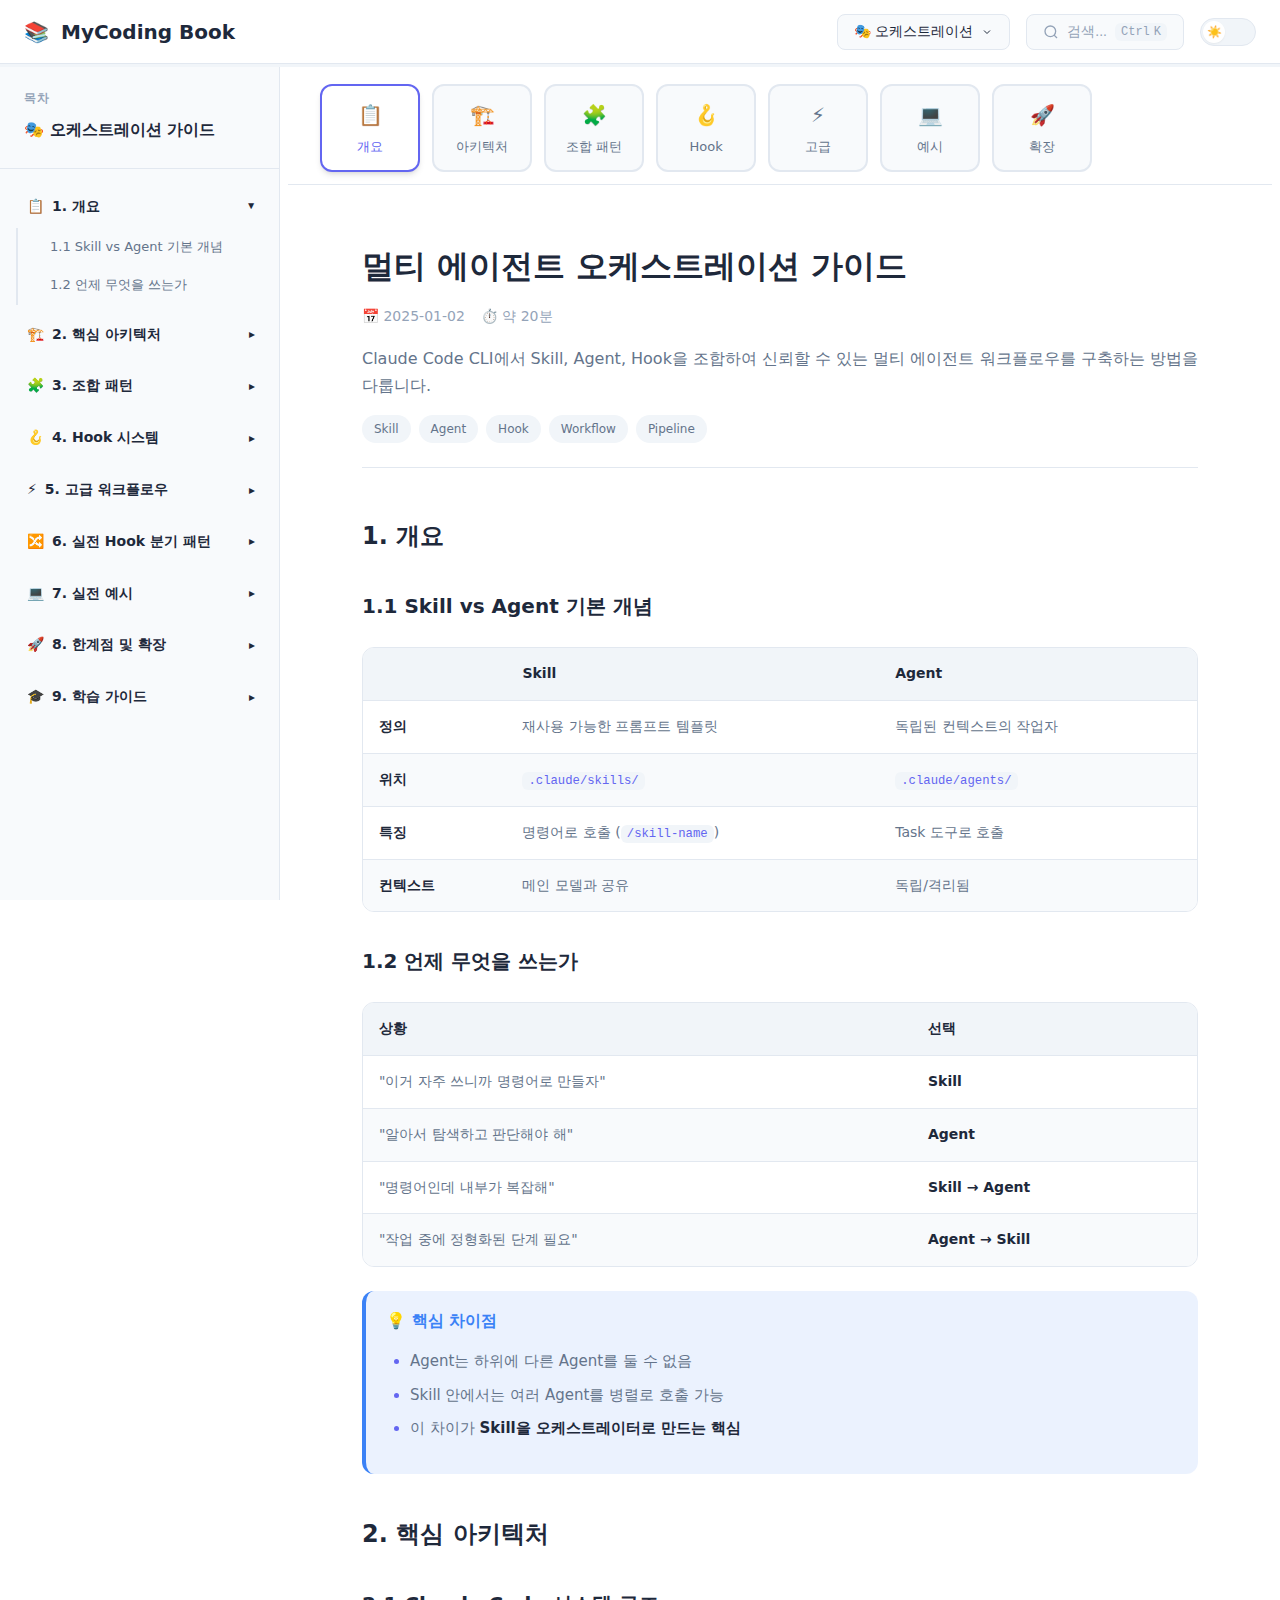
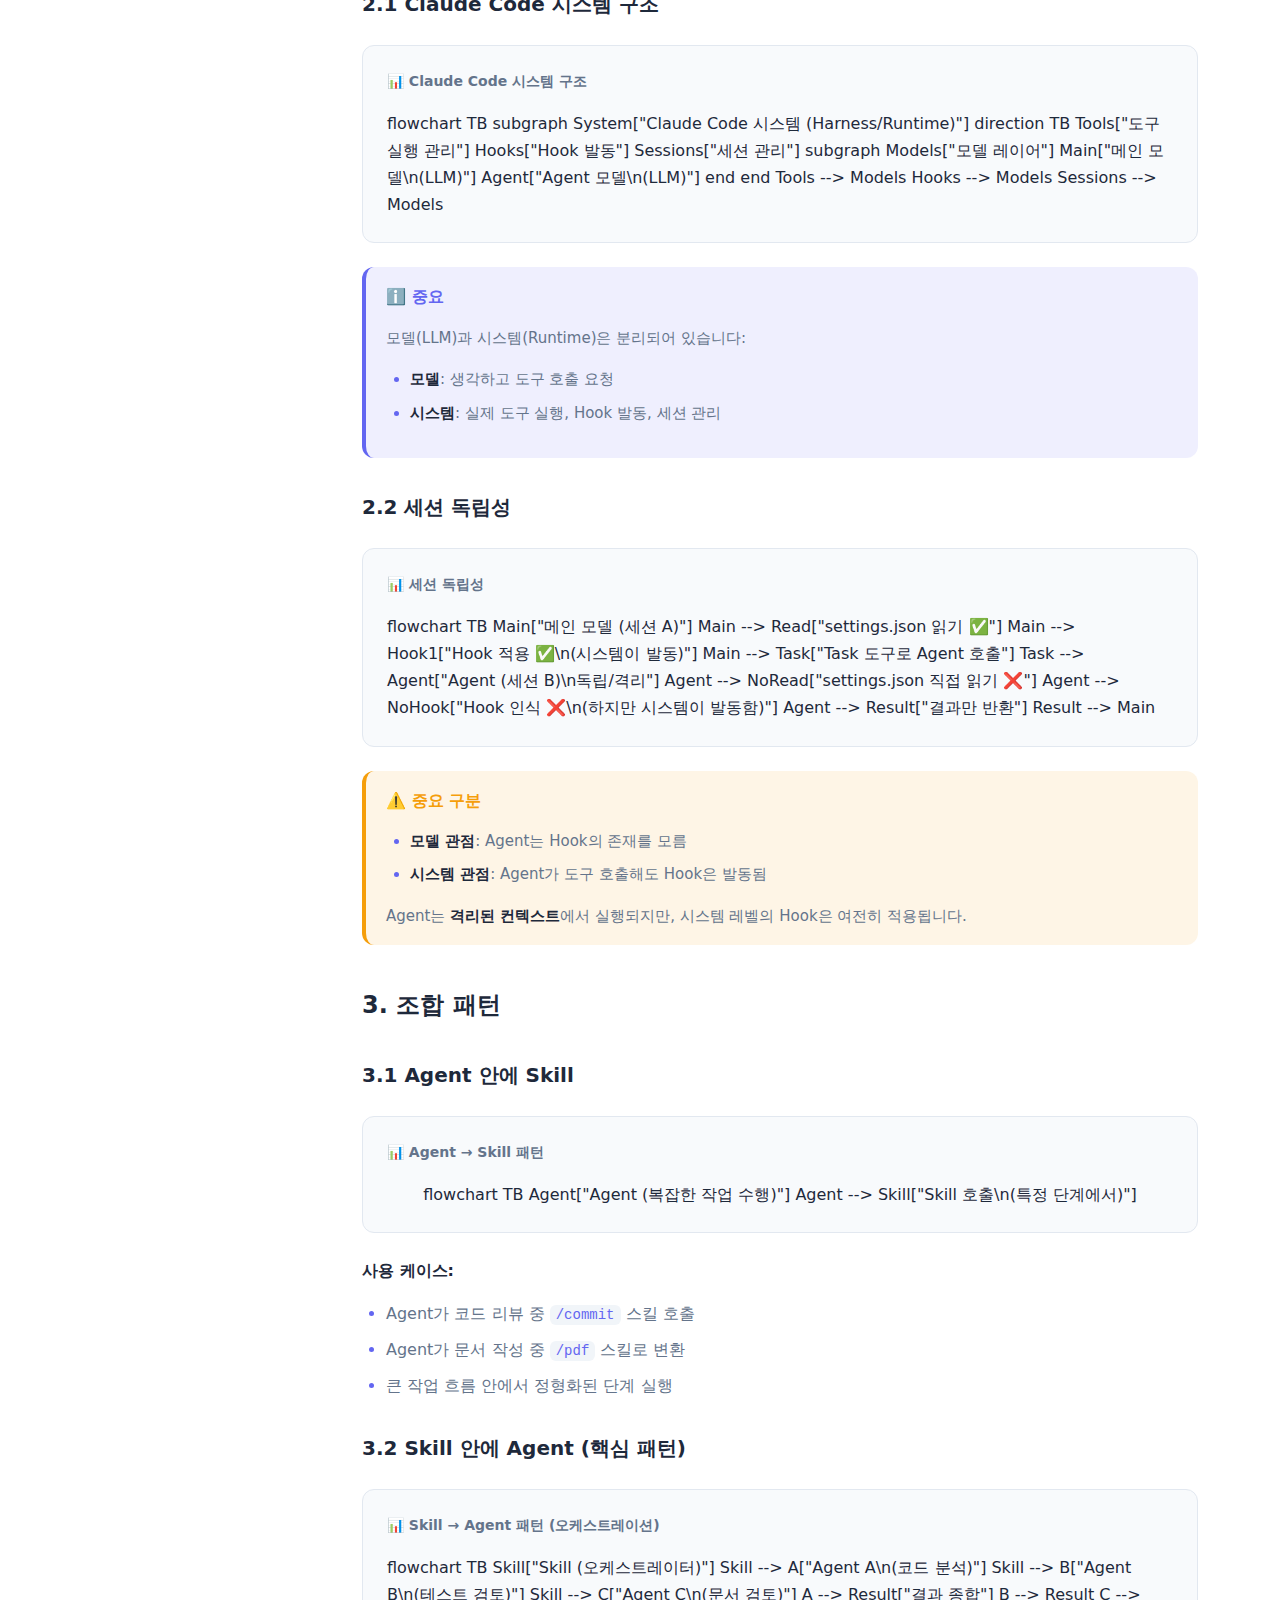
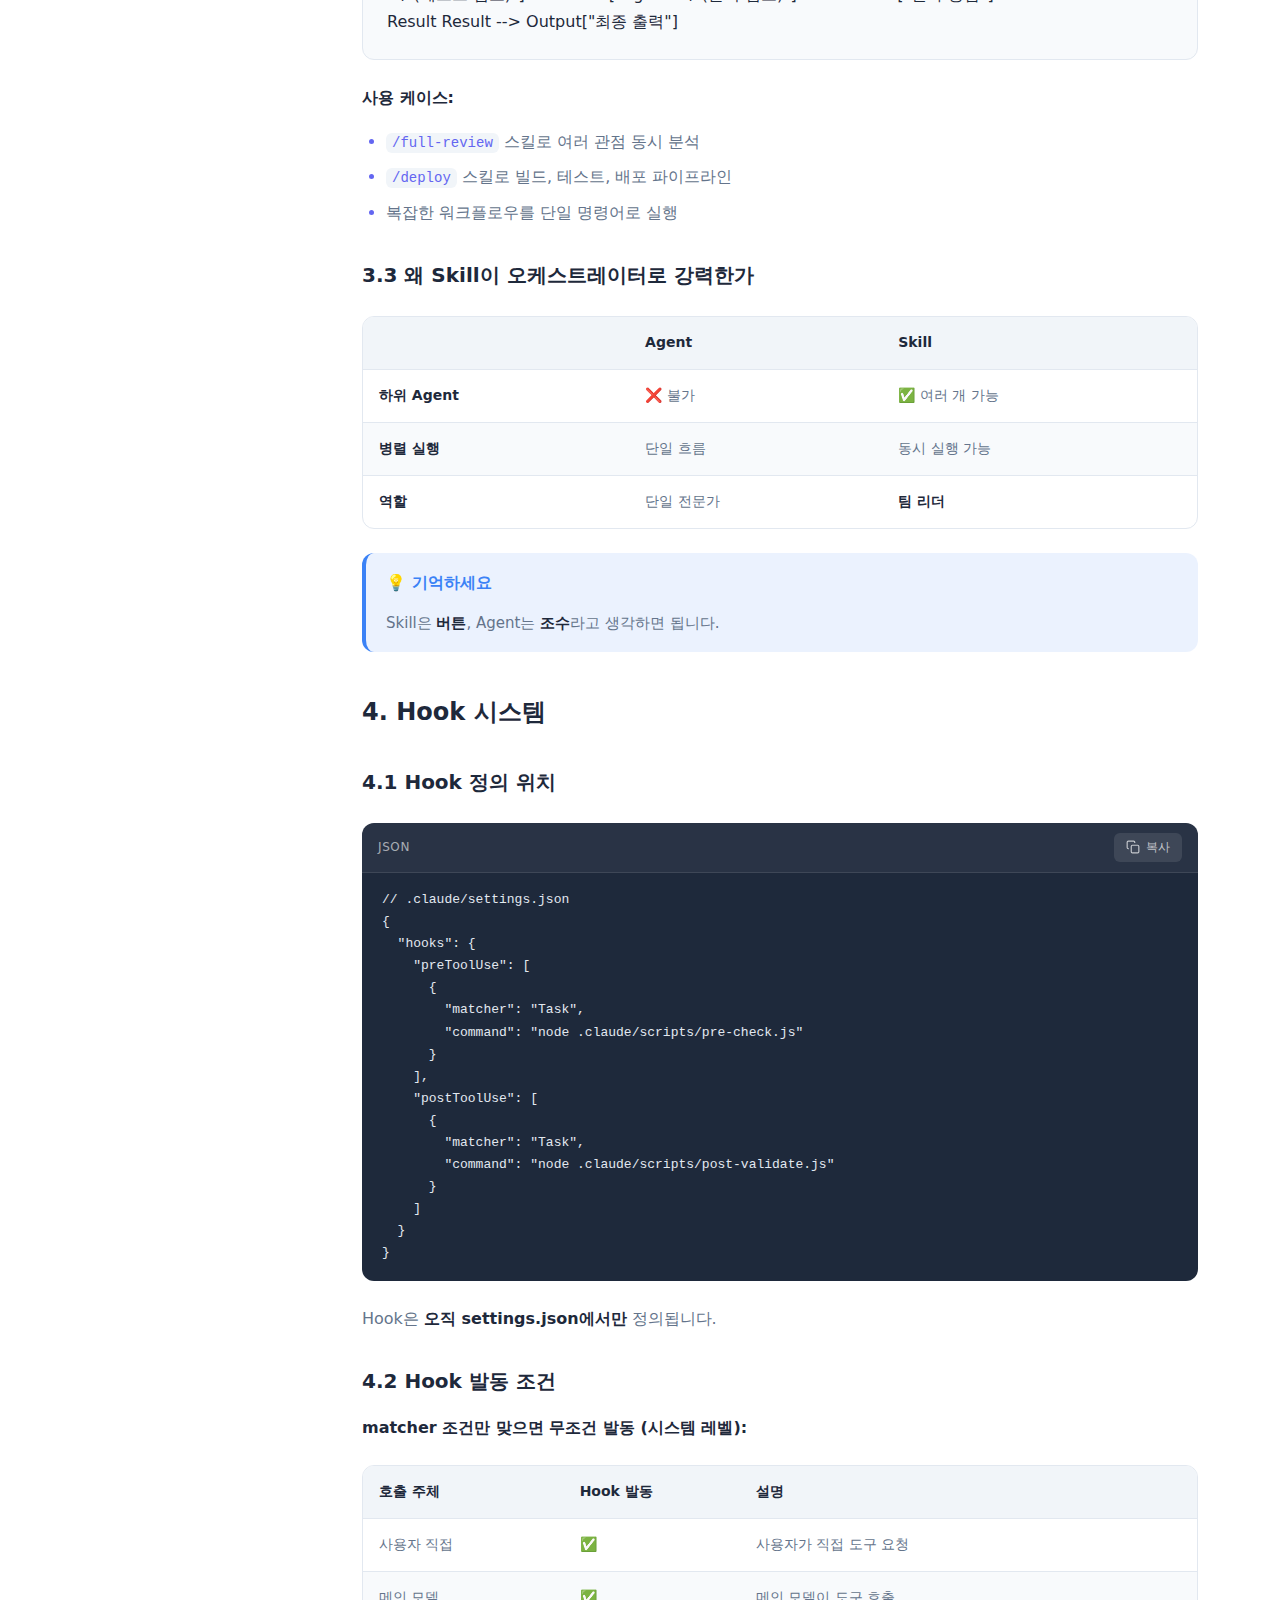
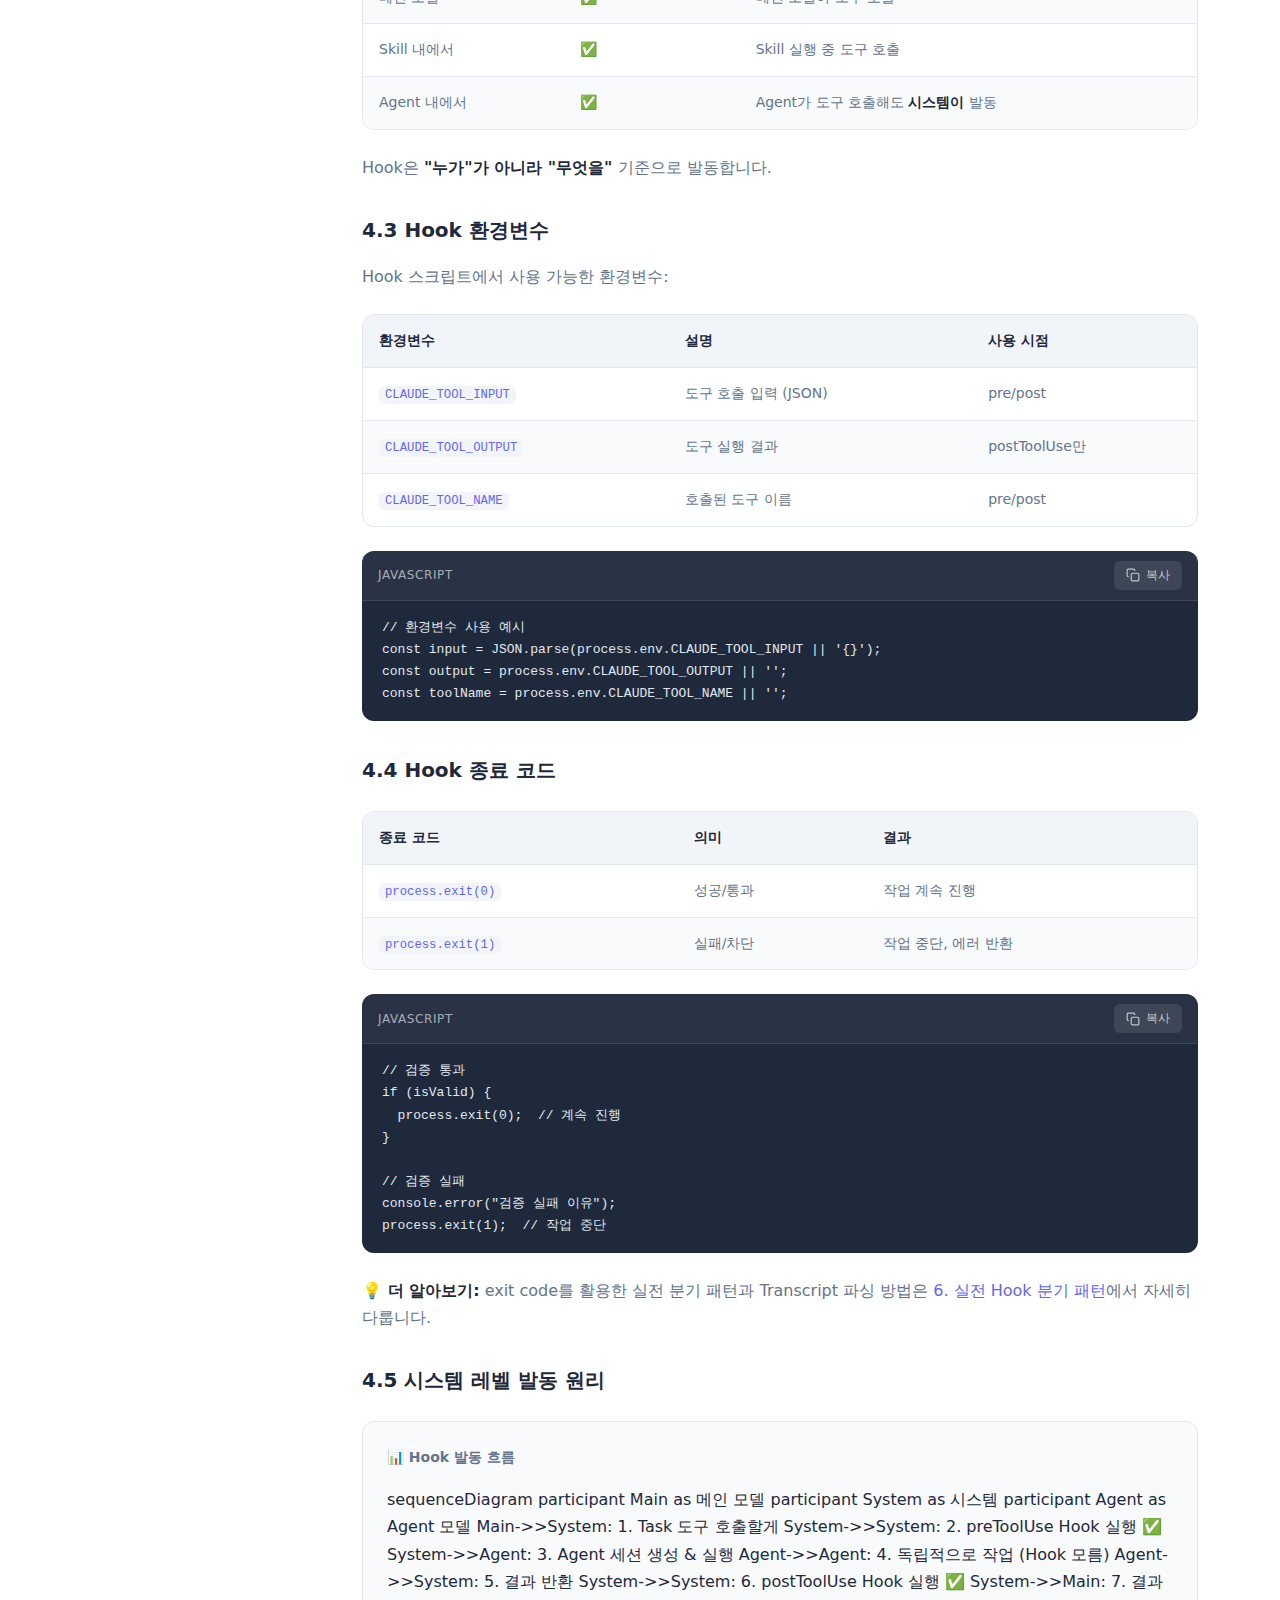
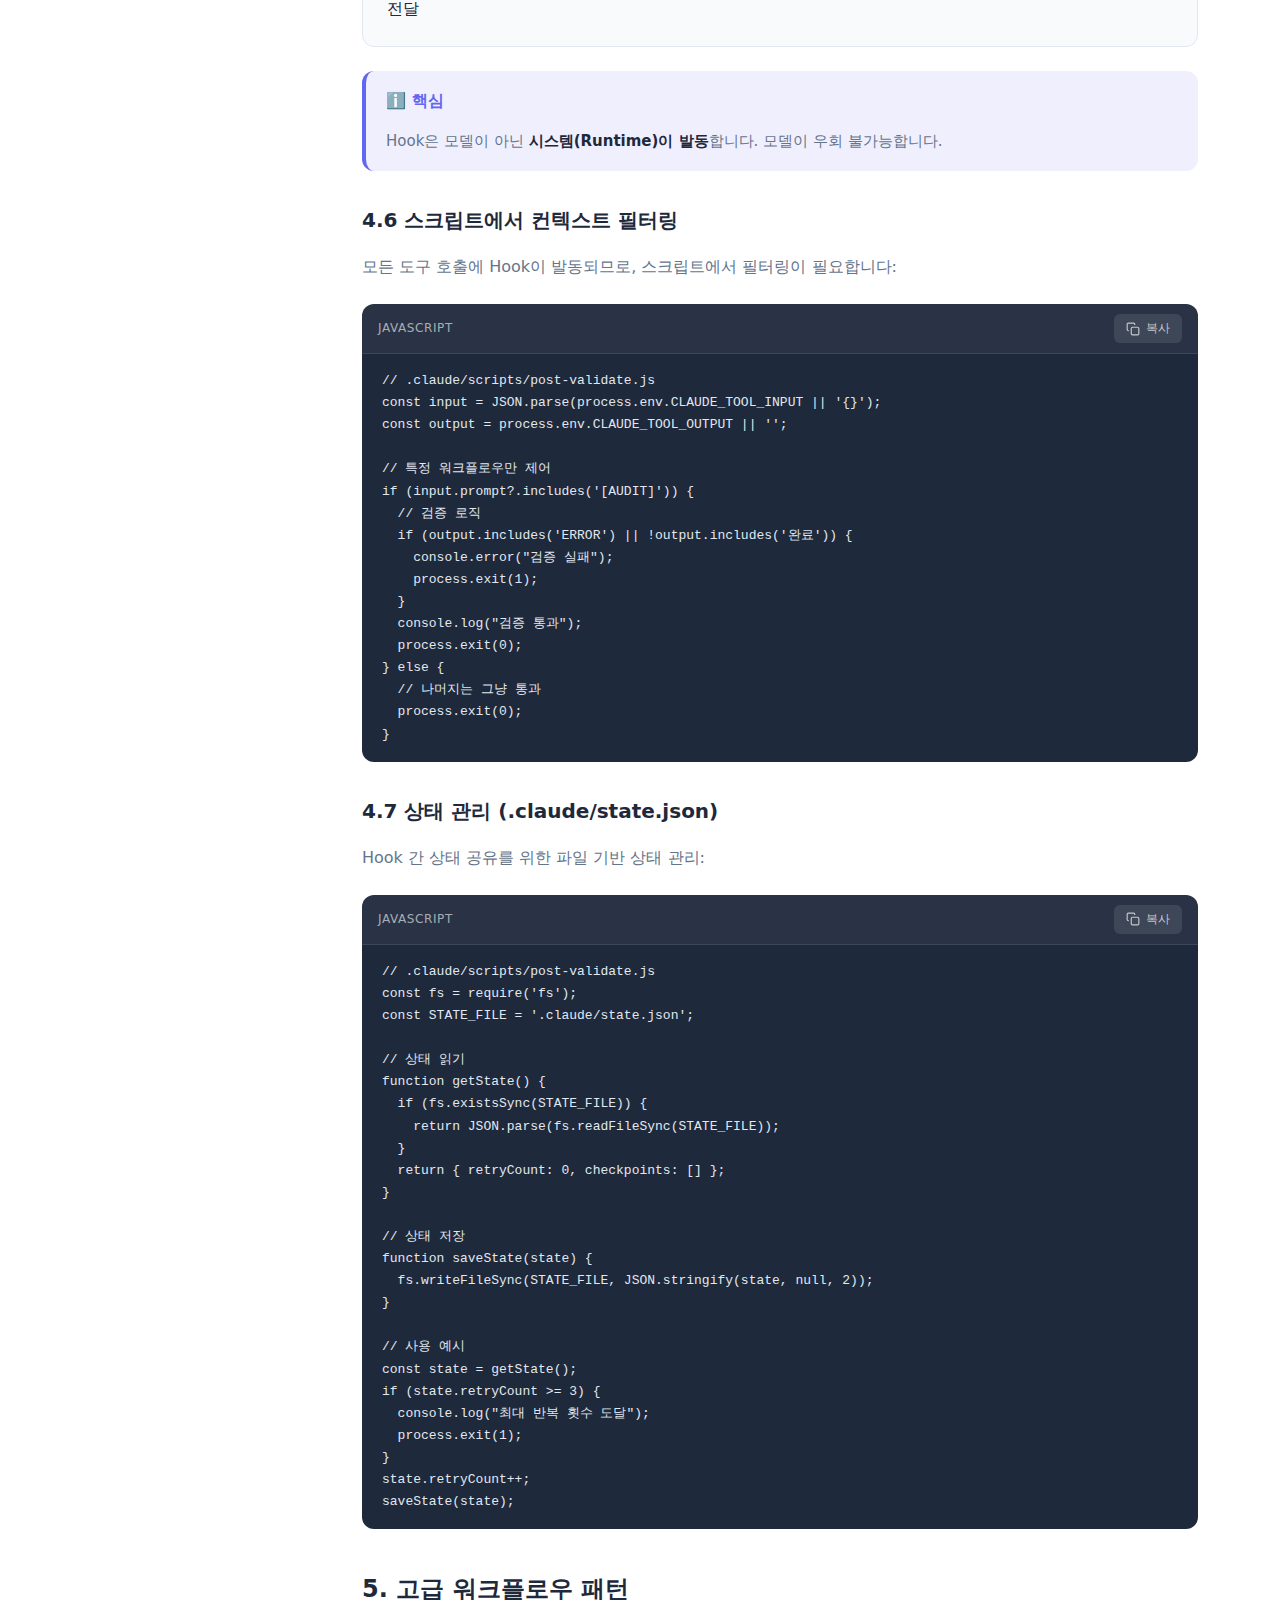
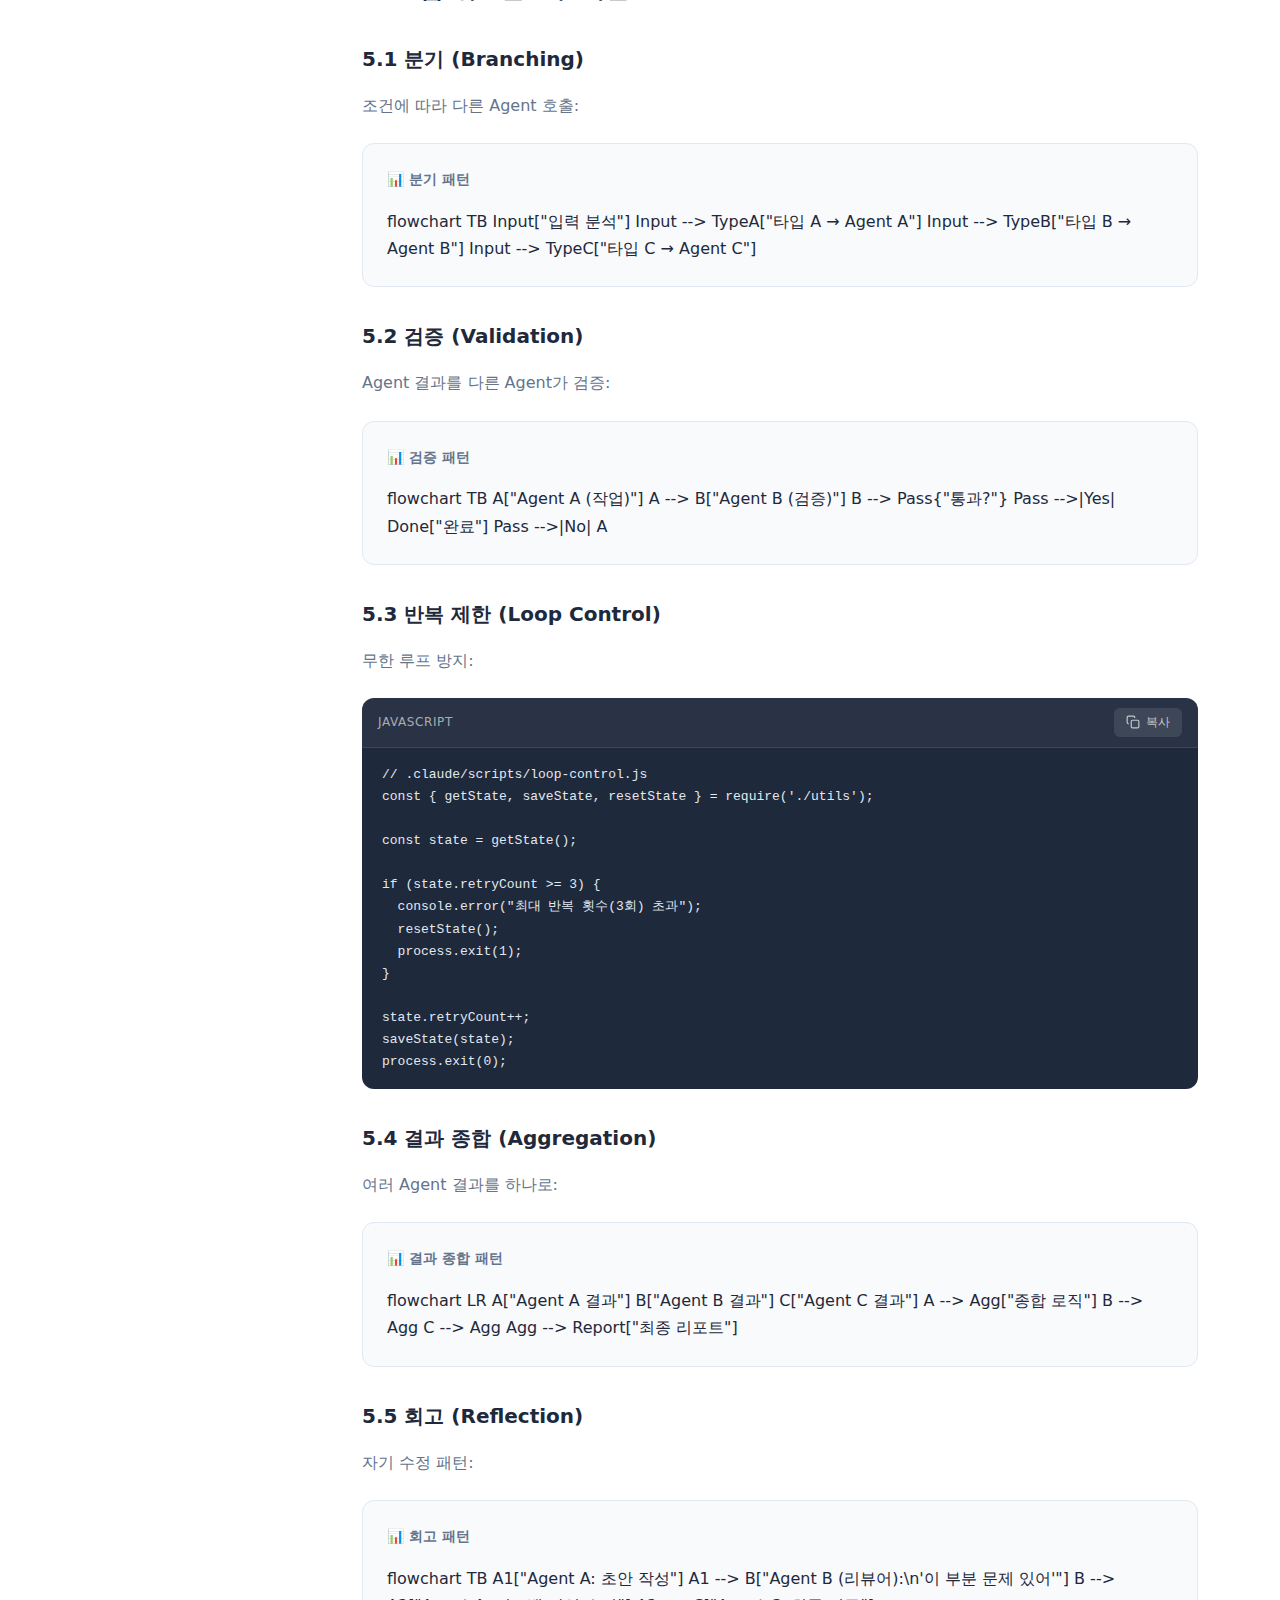
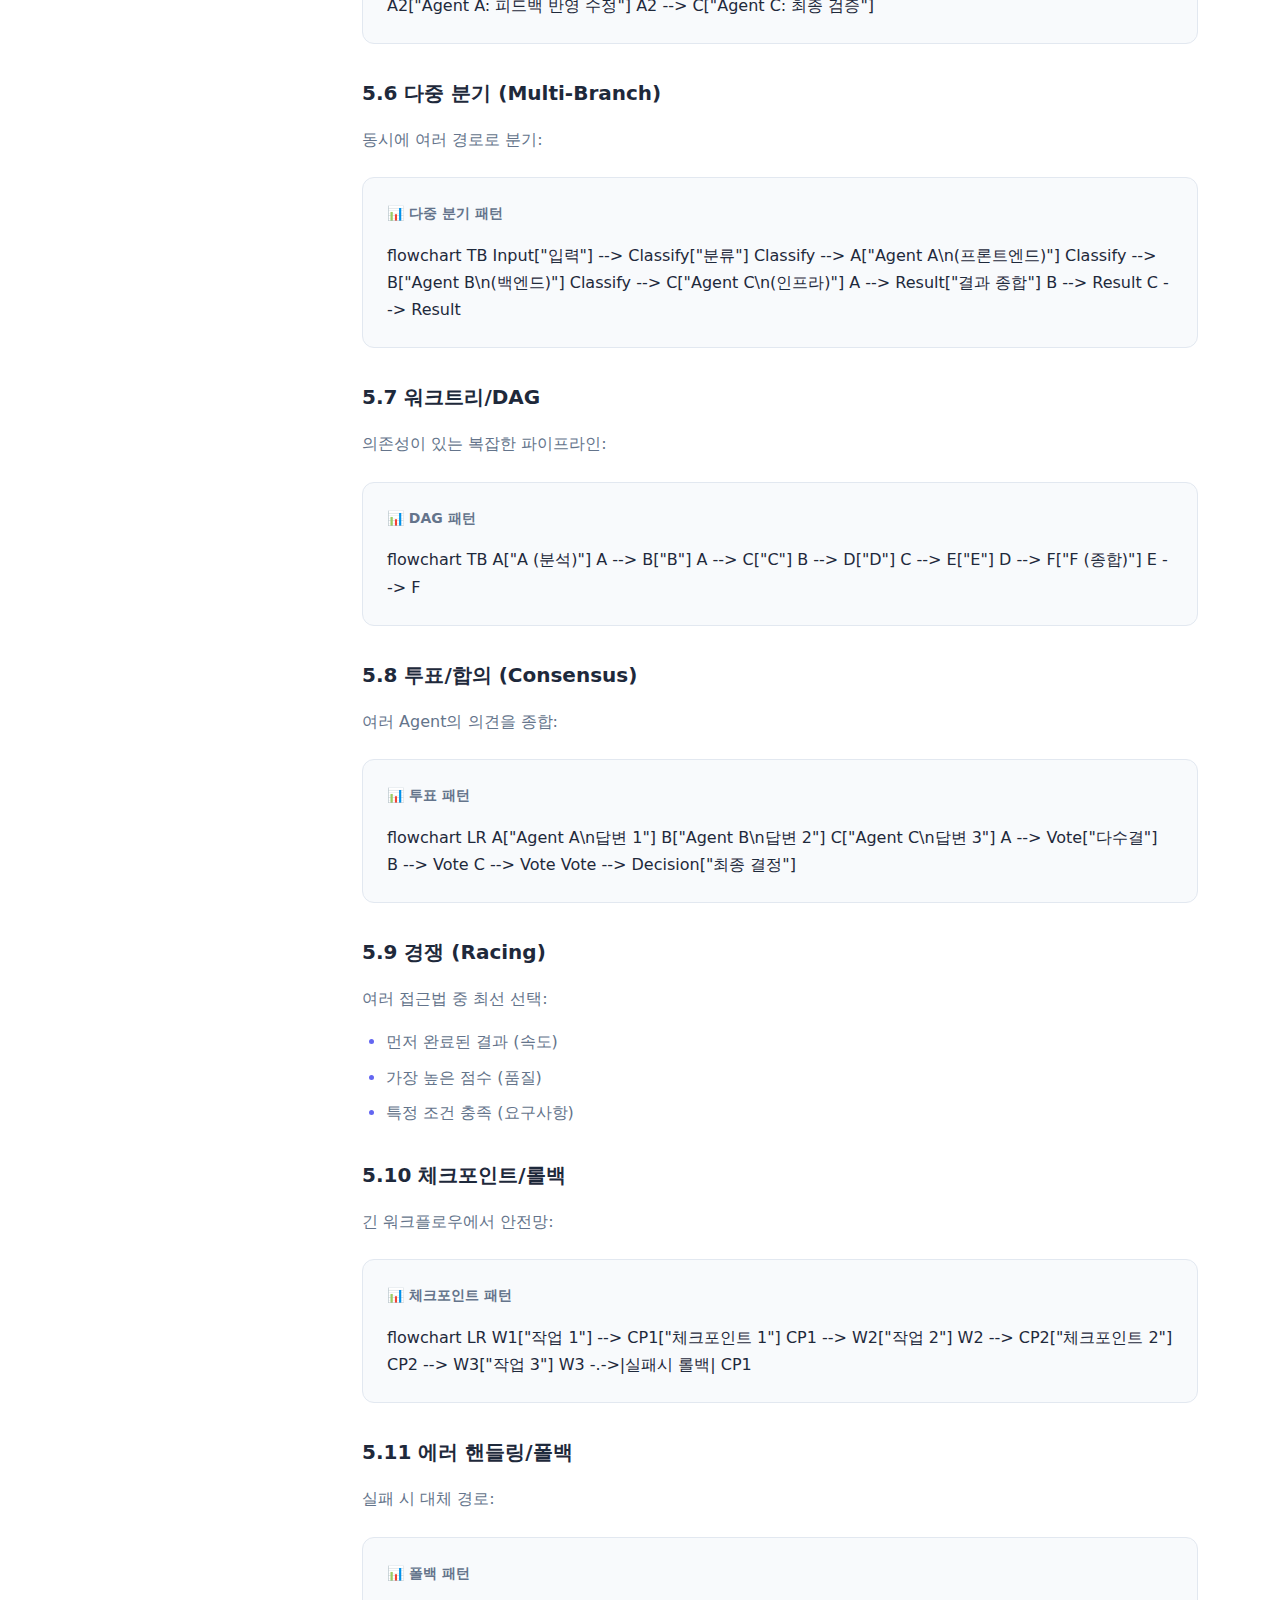
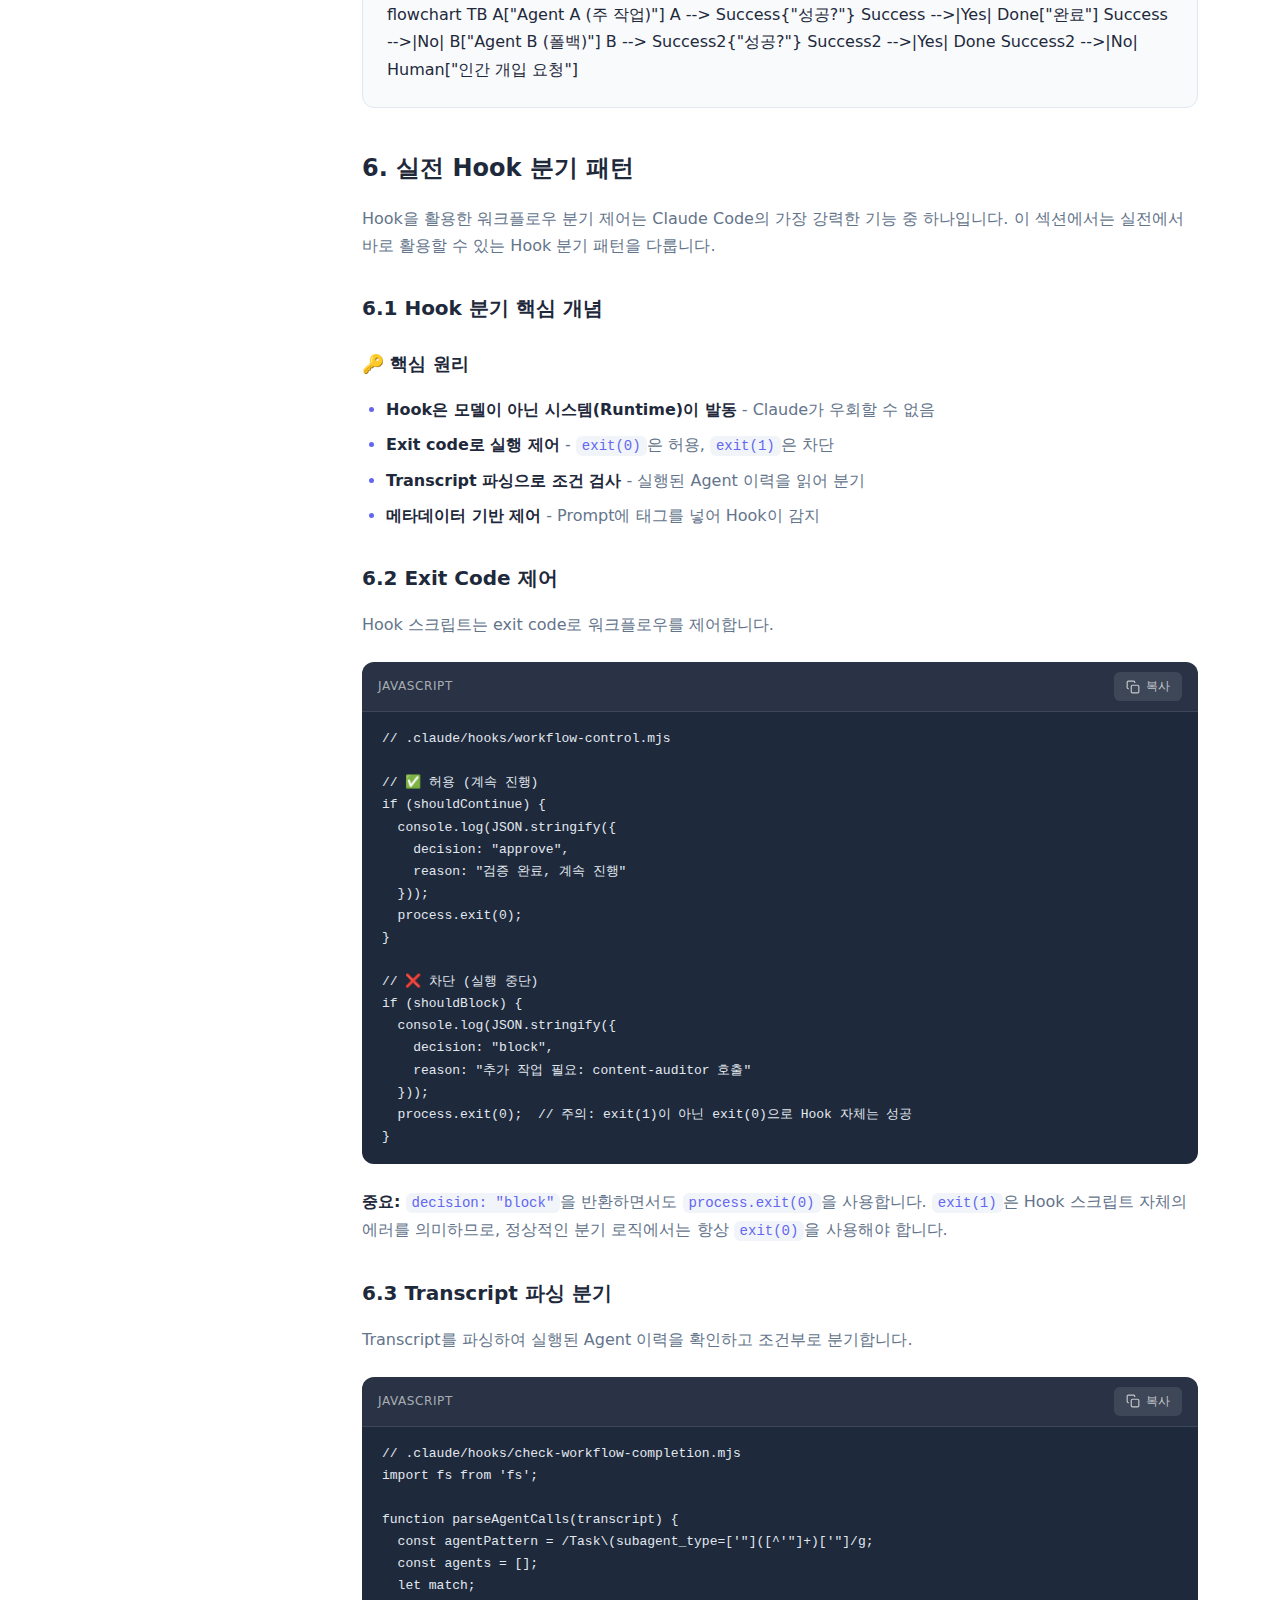
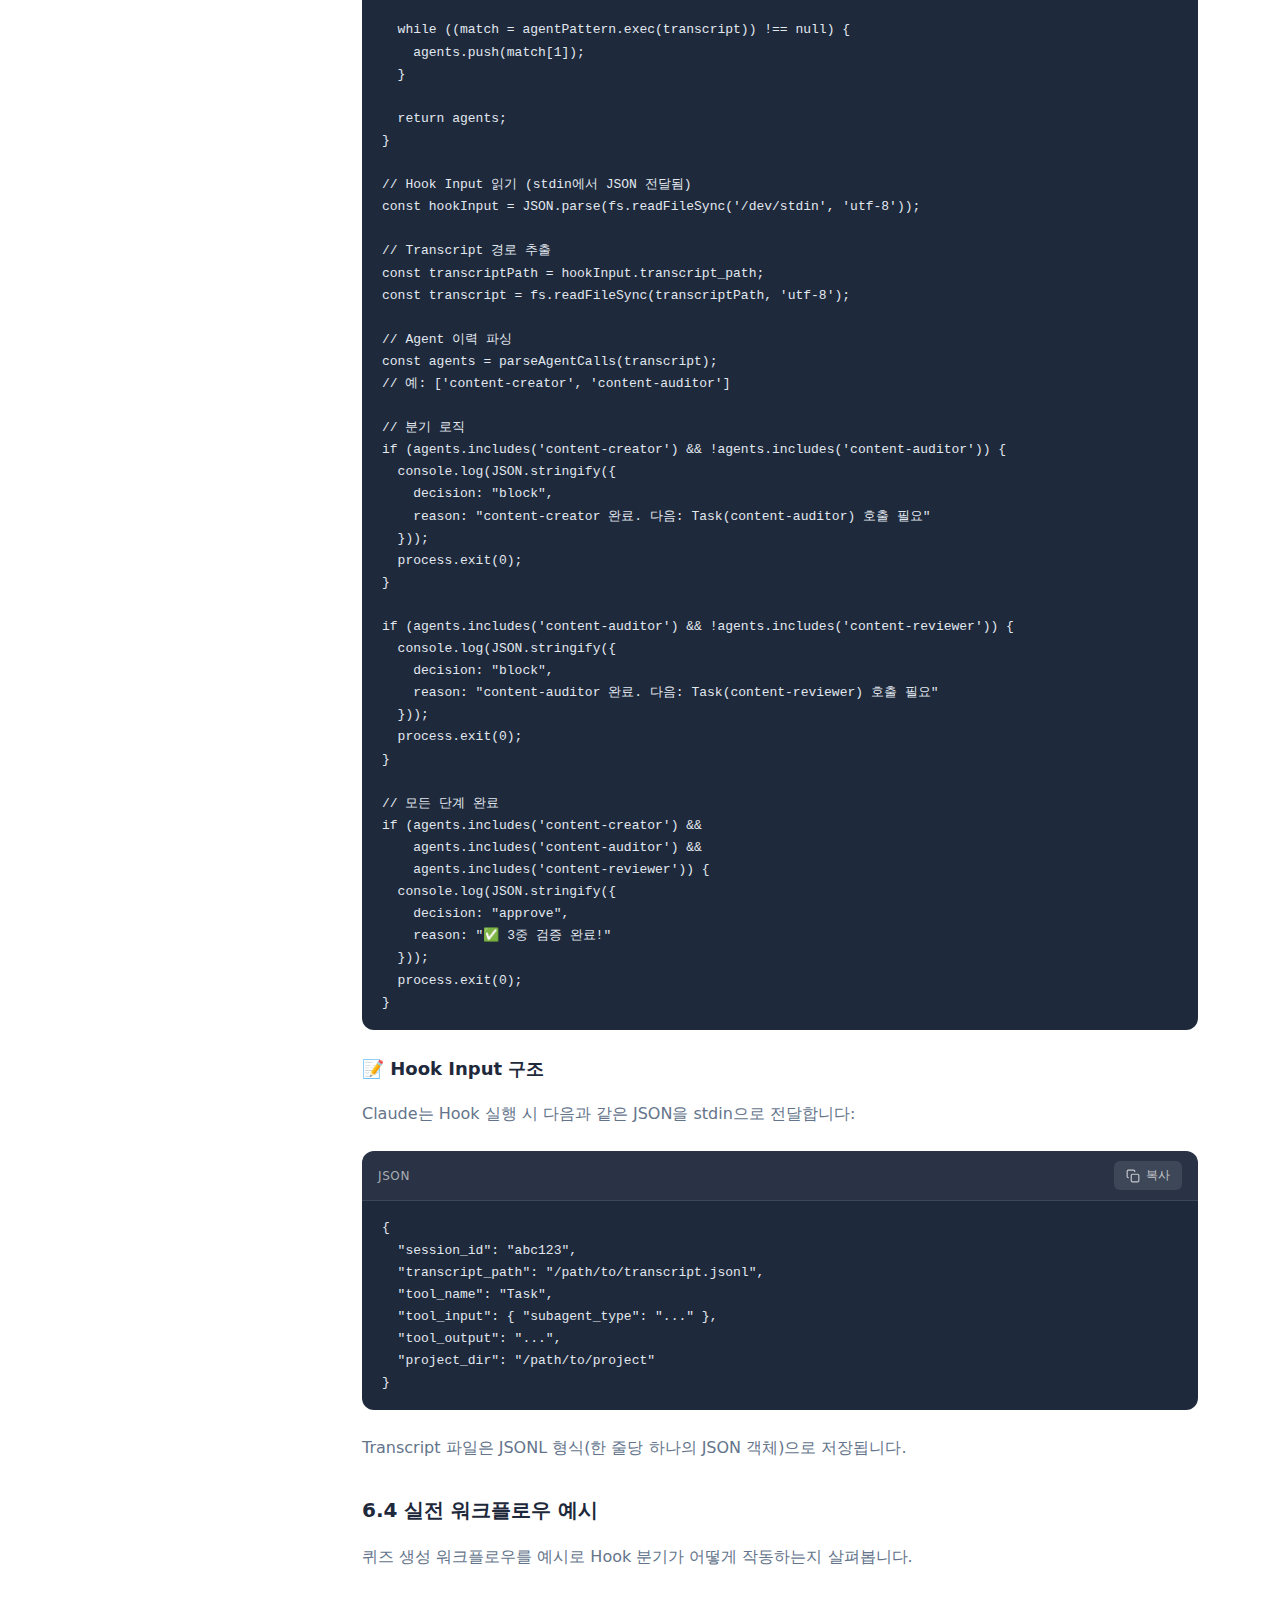
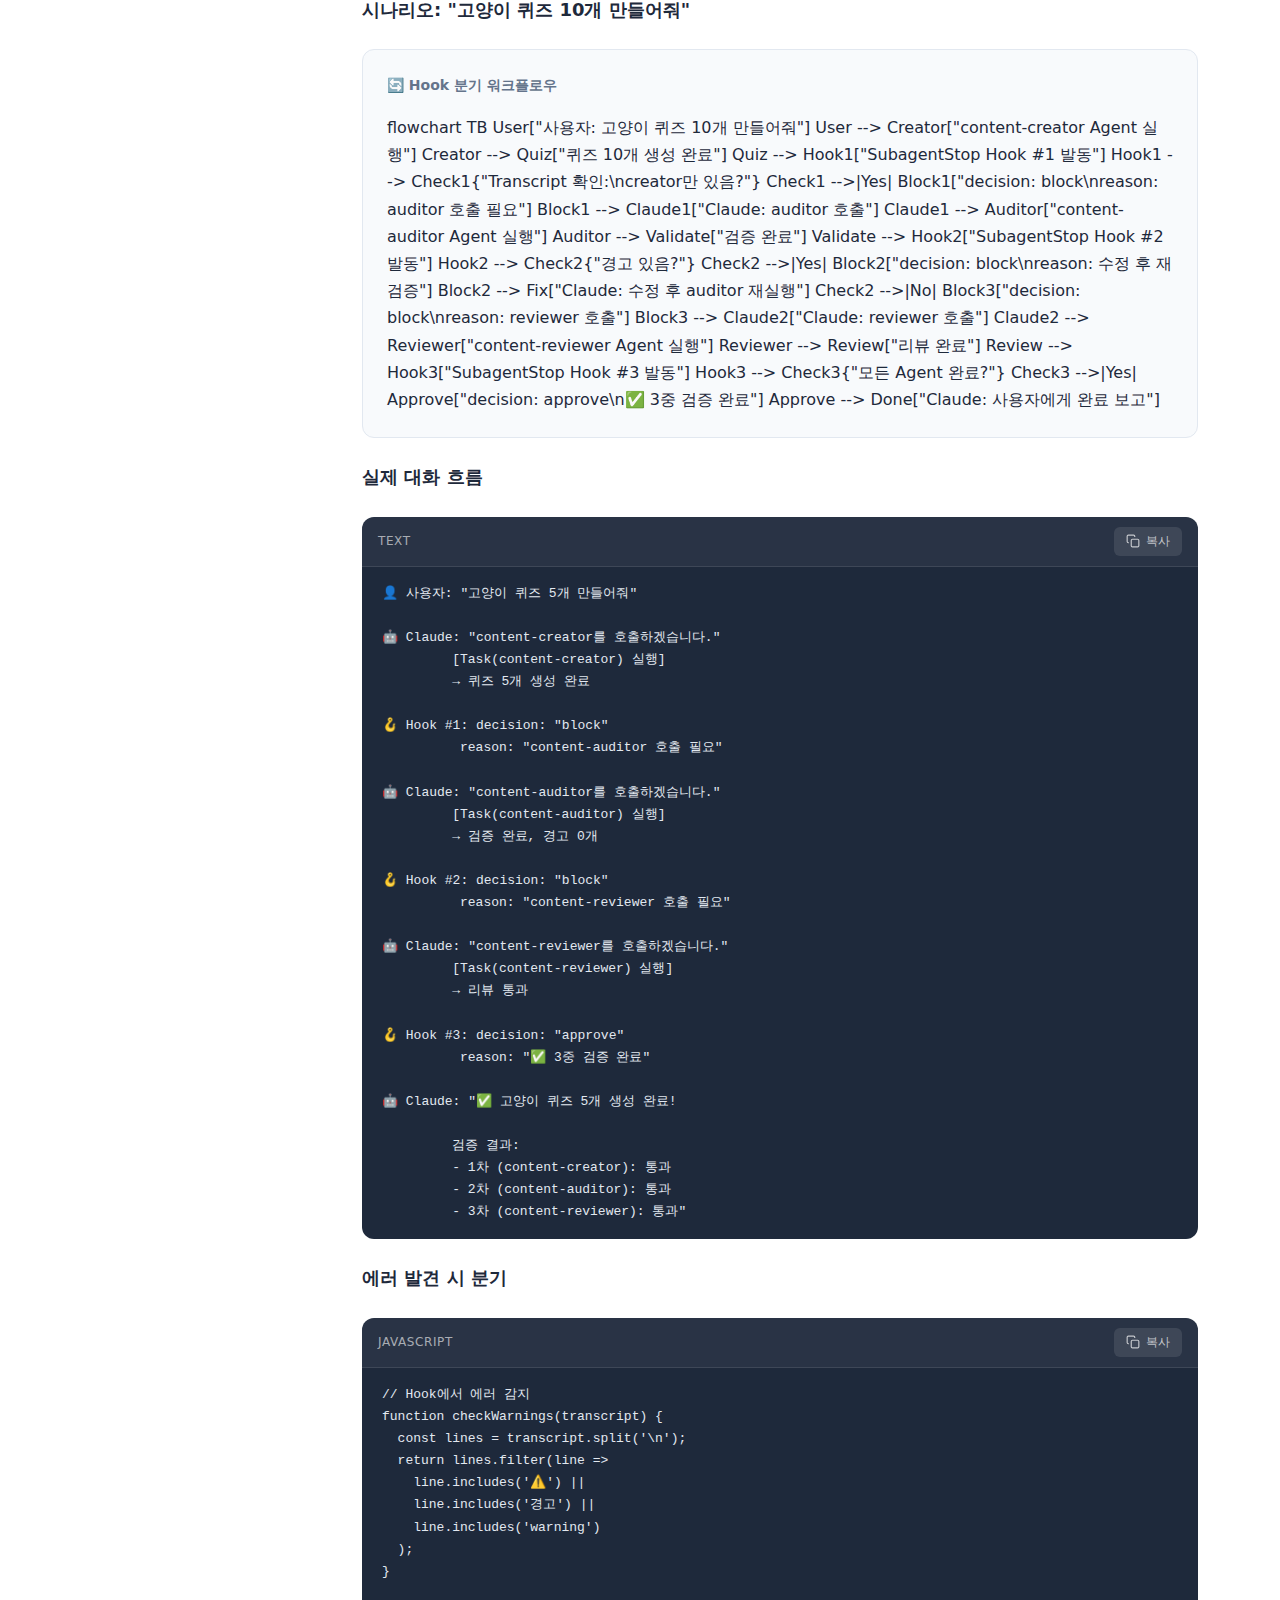
<file: orchestration.html>
<!DOCTYPE html>
<html lang="ko">
<head>
  <meta charset="UTF-8">
  <meta name="viewport" content="width=device-width, initial-scale=1.0, maximum-scale=5.0">
  <meta name="description" content="Claude Code CLI에서 Skill, Agent, Hook을 조합하여 멀티 에이전트 워크플로우를 구축하는 가이드">
  <meta name="keywords" content="Claude Code, Skill, Agent, Hook, 오케스트레이션, 워크플로우">
  <meta name="theme-color" content="#6366f1">

  <meta name="apple-mobile-web-app-capable" content="yes">
  <meta name="apple-mobile-web-app-status-bar-style" content="default">

  <title>멀티 에이전트 오케스트레이션 가이드 - MyCoding Book</title>

  <!-- Fonts -->
  <link rel="preconnect" href="https://cdn.jsdelivr.net">
  <link rel="stylesheet" href="https://cdn.jsdelivr.net/gh/orioncactus/pretendard/dist/web/variable/pretendardvariable-dynamic-subset.css">
  <link rel="stylesheet" href="https://fonts.googleapis.com/css2?family=JetBrains+Mono:wght@400;500;600&display=swap">

  <!-- Prism.js for Syntax Highlighting -->
  <link rel="stylesheet" href="https://cdn.jsdelivr.net/npm/prismjs@1.29.0/themes/prism-tomorrow.min.css">

  <!-- Styles -->
  <link rel="stylesheet" href="assets/css/style.css">

  <!-- Mermaid -->
  <script src="https://cdn.jsdelivr.net/npm/mermaid@10/dist/mermaid.min.js"></script>

  <!-- PWA Manifest -->
  <link rel="manifest" href="manifest.json">

  <!-- Icons -->
  <link rel="icon" href="data:image/svg+xml,<svg xmlns='http://www.w3.org/2000/svg' viewBox='0 0 100 100'><text y='.9em' font-size='90'>🎭</text></svg>">
  <link rel="icon" type="image/png" sizes="192x192" href="assets/icons/icon-192x192.png">
  <link rel="icon" type="image/png" sizes="512x512" href="assets/icons/icon-512x512.png">
  <link rel="apple-touch-icon" href="assets/icons/icon-192x192.png">
</head>
<body>
  <!-- Skip Link -->
  <a href="#main-content" class="skip-link">본문으로 건너뛰기</a>

  <!-- Header -->
  <header class="header">
    <div class="header-content">
      <a href="index.html" class="header-logo">
        <span>📚</span>
        <span>MyCoding Book</span>
      </a>

      <div class="header-actions">
        <!-- Document Selector -->
        <div class="doc-selector">
          <button class="doc-selector-btn" aria-expanded="false" aria-haspopup="true">
            <span>🎭 오케스트레이션</span>
            <svg width="12" height="12" viewBox="0 0 24 24" fill="none" stroke="currentColor" stroke-width="2">
              <polyline points="6 9 12 15 18 9"></polyline>
            </svg>
          </button>
          <div class="doc-selector-dropdown" role="menu">
            <div class="doc-selector-category">🤖 Claude Code 가이드</div>
            <a href="orchestration.html" class="doc-selector-item active" role="menuitem">
              <span>🎭</span>
              <span>오케스트레이션 가이드</span>
            </a>
            <a href="mcp-guide.html" class="doc-selector-item" role="menuitem">
              <span>🔌</span>
              <span>MCP 연계 가이드</span>
            </a>
            <div class="doc-selector-category">🛠️ 개발 환경 가이드</div>
            <a href="monorepo.html" class="doc-selector-item" role="menuitem">
              <span>📦</span>
              <span>모노레포 가이드</span>
            </a>
          </div>
        </div>

        <!-- Mobile Menu Button -->
        <button class="mobile-menu-btn" aria-label="메뉴 열기">
          <svg width="24" height="24" viewBox="0 0 24 24" fill="none" stroke="currentColor" stroke-width="2">
            <line x1="3" y1="12" x2="21" y2="12"></line>
            <line x1="3" y1="6" x2="21" y2="6"></line>
            <line x1="3" y1="18" x2="21" y2="18"></line>
          </svg>
        </button>

        <!-- Search Button -->
        <button class="search-btn" aria-label="검색">
          <svg width="16" height="16" viewBox="0 0 24 24" fill="none" stroke="currentColor" stroke-width="2">
            <circle cx="11" cy="11" r="8"></circle>
            <path d="m21 21-4.35-4.35"></path>
          </svg>
          <span>검색...</span>
          <span class="search-kbd"><kbd>Ctrl</kbd><kbd>K</kbd></span>
        </button>

        <!-- Theme Toggle -->
        <button class="theme-toggle" aria-label="다크모드 전환">
          <span class="theme-toggle-thumb">☀️</span>
        </button>
      </div>
    </div>
  </header>

  <!-- Reading Progress -->
  <div class="reading-progress">
    <div class="reading-progress-bar"></div>
  </div>

  <!-- Sidebar Overlay (Mobile) -->
  <div class="sidebar-overlay"></div>

  <!-- Sidebar -->
  <aside class="sidebar" role="navigation" aria-label="목차">
    <button class="sidebar-close" aria-label="메뉴 닫기">
      <svg width="24" height="24" viewBox="0 0 24 24" fill="none" stroke="currentColor" stroke-width="2">
        <line x1="18" y1="6" x2="6" y2="18"></line>
        <line x1="6" y1="6" x2="18" y2="18"></line>
      </svg>
    </button>

    <div class="sidebar-header">
      <div class="sidebar-title">목차</div>
      <div class="sidebar-doc-title">🎭 오케스트레이션 가이드</div>
    </div>

    <nav class="sidebar-nav">
      <!-- Section 1 -->
      <div class="sidebar-section expanded">
        <div class="sidebar-section-title" data-section="overview" tabindex="0" role="button" aria-expanded="true">
          <span><span class="sidebar-section-icon">📋</span>1. 개요</span>
          <span class="sidebar-section-arrow">▸</span>
        </div>
        <div class="sidebar-items">
          <a href="#skill-vs-agent" class="sidebar-item">1.1 Skill vs Agent 기본 개념</a>
          <a href="#when-to-use" class="sidebar-item">1.2 언제 무엇을 쓰는가</a>
        </div>
      </div>

      <!-- Section 2 -->
      <div class="sidebar-section">
        <div class="sidebar-section-title" data-section="architecture" tabindex="0" role="button" aria-expanded="false">
          <span><span class="sidebar-section-icon">🏗️</span>2. 핵심 아키텍처</span>
          <span class="sidebar-section-arrow">▸</span>
        </div>
        <div class="sidebar-items">
          <a href="#system-structure" class="sidebar-item">2.1 Claude Code 시스템 구조</a>
          <a href="#session-isolation" class="sidebar-item">2.2 세션 독립성</a>
        </div>
      </div>

      <!-- Section 3 -->
      <div class="sidebar-section">
        <div class="sidebar-section-title" data-section="patterns" tabindex="0" role="button" aria-expanded="false">
          <span><span class="sidebar-section-icon">🧩</span>3. 조합 패턴</span>
          <span class="sidebar-section-arrow">▸</span>
        </div>
        <div class="sidebar-items">
          <a href="#agent-in-skill" class="sidebar-item">3.1 Agent 안에 Skill</a>
          <a href="#skill-in-agent" class="sidebar-item">3.2 Skill 안에 Agent</a>
          <a href="#why-skill-orchestrator" class="sidebar-item">3.3 왜 Skill이 오케스트레이터로 강력한가</a>
        </div>
      </div>

      <!-- Section 4 -->
      <div class="sidebar-section">
        <div class="sidebar-section-title" data-section="hooks" tabindex="0" role="button" aria-expanded="false">
          <span><span class="sidebar-section-icon">🪝</span>4. Hook 시스템</span>
          <span class="sidebar-section-arrow">▸</span>
        </div>
        <div class="sidebar-items">
          <a href="#hook-definition" class="sidebar-item">4.1 Hook 정의 위치</a>
          <a href="#hook-trigger" class="sidebar-item">4.2 Hook 발동 조건</a>
          <a href="#hook-env" class="sidebar-item">4.3 Hook 환경변수</a>
          <a href="#hook-exit-code" class="sidebar-item">4.4 Hook 종료 코드</a>
          <a href="#hook-system-level" class="sidebar-item">4.5 시스템 레벨 발동 원리</a>
          <a href="#hook-filtering" class="sidebar-item">4.6 스크립트에서 컨텍스트 필터링</a>
          <a href="#hook-state" class="sidebar-item">4.7 상태 관리</a>
        </div>
      </div>

      <!-- Section 5 -->
      <div class="sidebar-section">
        <div class="sidebar-section-title" data-section="advanced" tabindex="0" role="button" aria-expanded="false">
          <span><span class="sidebar-section-icon">⚡</span>5. 고급 워크플로우</span>
          <span class="sidebar-section-arrow">▸</span>
        </div>
        <div class="sidebar-items">
          <a href="#branching" class="sidebar-item">5.1 분기</a>
          <a href="#validation" class="sidebar-item">5.2 검증</a>
          <a href="#loop-control" class="sidebar-item">5.3 반복 제한</a>
          <a href="#aggregation" class="sidebar-item">5.4 결과 종합</a>
          <a href="#reflection" class="sidebar-item">5.5 회고</a>
          <a href="#multi-branch" class="sidebar-item">5.6 다중 분기</a>
          <a href="#dag" class="sidebar-item">5.7 워크트리/DAG</a>
          <a href="#consensus" class="sidebar-item">5.8 투표/합의</a>
          <a href="#racing" class="sidebar-item">5.9 경쟁</a>
          <a href="#checkpoint" class="sidebar-item">5.10 체크포인트/롤백</a>
          <a href="#error-handling" class="sidebar-item">5.11 에러 핸들링</a>
        </div>
      </div>

      <!-- Section 6 -->
      <div class="sidebar-section">
        <div class="sidebar-section-title" data-section="hook-branching" tabindex="0" role="button" aria-expanded="false">
          <span><span class="sidebar-section-icon">🔀</span>6. 실전 Hook 분기 패턴</span>
          <span class="sidebar-section-arrow">▸</span>
        </div>
        <div class="sidebar-items">
          <a href="#hook-branching-concept" class="sidebar-item">6.1 Hook 분기 핵심 개념</a>
          <a href="#exit-code-control" class="sidebar-item">6.2 Exit Code 제어</a>
          <a href="#transcript-parsing" class="sidebar-item">6.3 Transcript 파싱 분기</a>
          <a href="#workflow-example" class="sidebar-item">6.4 실전 워크플로우 예시</a>
          <a href="#parallel-orchestration" class="sidebar-item">6.5 병렬 Agent 오케스트레이션</a>
        </div>
      </div>

      <!-- Section 7 -->
      <div class="sidebar-section">
        <div class="sidebar-section-title" data-section="examples" tabindex="0" role="button" aria-expanded="false">
          <span><span class="sidebar-section-icon">💻</span>7. 실전 예시</span>
          <span class="sidebar-section-arrow">▸</span>
        </div>
        <div class="sidebar-items">
          <a href="#example-basic" class="sidebar-item">7.1 기본: 단일 검증</a>
          <a href="#example-intermediate" class="sidebar-item">7.2 중급: 회고 루프</a>
          <a href="#example-advanced" class="sidebar-item">7.3 고급: 풀 파이프라인</a>
          <a href="#project-structure" class="sidebar-item">7.4 프로젝트 구조</a>
          <a href="#agent-definition" class="sidebar-item">7.5 Agent 정의 파일</a>
          <a href="#utils" class="sidebar-item">7.6 공통 유틸리티</a>
          <a href="#skill-tools" class="sidebar-item">7.7 Skill 도구 목록</a>
        </div>
      </div>

      <!-- Section 8 -->
      <div class="sidebar-section">
        <div class="sidebar-section-title" data-section="limitations" tabindex="0" role="button" aria-expanded="false">
          <span><span class="sidebar-section-icon">🚀</span>8. 한계점 및 확장</span>
          <span class="sidebar-section-arrow">▸</span>
        </div>
        <div class="sidebar-items">
          <a href="#cli-limits" class="sidebar-item">8.1 Claude Code CLI 한계</a>
          <a href="#agent-sdk" class="sidebar-item">8.2 Agent SDK로 전환 시점</a>
          <a href="#mcp-extension" class="sidebar-item">8.3 MCP로 확장</a>
        </div>
      </div>

      <!-- Section 9 -->
      <div class="sidebar-section">
        <div class="sidebar-section-title" data-section="learning" tabindex="0" role="button" aria-expanded="false">
          <span><span class="sidebar-section-icon">🎓</span>9. 학습 가이드</span>
          <span class="sidebar-section-arrow">▸</span>
        </div>
        <div class="sidebar-items">
          <a href="#learning-mindset" class="sidebar-item">9.1 학습 마인드셋</a>
          <a href="#learning-roadmap" class="sidebar-item">9.2 4주 학습 로드맵</a>
          <a href="#learning-tips" class="sidebar-item">9.3 효과적인 학습 방법</a>
          <a href="#learning-projects" class="sidebar-item">9.4 실습 프로젝트</a>
        </div>
      </div>
    </nav>
  </aside>

  <!-- Main Content -->
  <main class="main" id="main-content">
    <!-- Card Tabs -->
    <div class="card-tabs-wrapper">
      <div class="card-tabs" role="tablist" aria-label="섹션 탭">
        <a href="#overview" class="card-tab active" data-section="overview" role="tab" aria-selected="true" tabindex="0">
          <span class="card-tab-icon">📋</span>
          <span class="card-tab-title">개요</span>
        </a>
        <a href="#architecture" class="card-tab" data-section="architecture" role="tab" aria-selected="false" tabindex="-1">
          <span class="card-tab-icon">🏗️</span>
          <span class="card-tab-title">아키텍처</span>
        </a>
        <a href="#patterns" class="card-tab" data-section="patterns" role="tab" aria-selected="false" tabindex="-1">
          <span class="card-tab-icon">🧩</span>
          <span class="card-tab-title">조합 패턴</span>
        </a>
        <a href="#hooks" class="card-tab" data-section="hooks" role="tab" aria-selected="false" tabindex="-1">
          <span class="card-tab-icon">🪝</span>
          <span class="card-tab-title">Hook</span>
        </a>
        <a href="#advanced" class="card-tab" data-section="advanced" role="tab" aria-selected="false" tabindex="-1">
          <span class="card-tab-icon">⚡</span>
          <span class="card-tab-title">고급</span>
        </a>
        <a href="#examples" class="card-tab" data-section="examples" role="tab" aria-selected="false" tabindex="-1">
          <span class="card-tab-icon">💻</span>
          <span class="card-tab-title">예시</span>
        </a>
        <a href="#limitations" class="card-tab" data-section="limitations" role="tab" aria-selected="false" tabindex="-1">
          <span class="card-tab-icon">🚀</span>
          <span class="card-tab-title">확장</span>
        </a>
      </div>
    </div>

    <!-- Content -->
    <div class="content">
      <!-- Header -->
      <header class="content-header">
        <h1 class="content-title">멀티 에이전트 오케스트레이션 가이드</h1>
        <div class="content-meta">
          <span class="content-meta-item">📅 2025-01-02</span>
          <span class="content-meta-item">⏱️ 약 20분</span>
        </div>
        <p style="margin-top: 1rem; color: var(--color-text-secondary);">
          Claude Code CLI에서 Skill, Agent, Hook을 조합하여 신뢰할 수 있는 멀티 에이전트 워크플로우를 구축하는 방법을 다룹니다.
        </p>
        <div class="content-tags">
          <span class="content-tag">Skill</span>
          <span class="content-tag">Agent</span>
          <span class="content-tag">Hook</span>
          <span class="content-tag">Workflow</span>
          <span class="content-tag">Pipeline</span>
        </div>
      </header>

      <!-- Section 1: 개요 -->
      <section id="overview">
        <h2>1. 개요</h2>

        <h3 id="skill-vs-agent">1.1 Skill vs Agent 기본 개념</h3>

        <div class="table-wrapper">
          <table>
            <thead>
              <tr>
                <th></th>
                <th>Skill</th>
                <th>Agent</th>
              </tr>
            </thead>
            <tbody>
              <tr>
                <td><strong>정의</strong></td>
                <td>재사용 가능한 프롬프트 템플릿</td>
                <td>독립된 컨텍스트의 작업자</td>
              </tr>
              <tr>
                <td><strong>위치</strong></td>
                <td><code>.claude/skills/</code></td>
                <td><code>.claude/agents/</code></td>
              </tr>
              <tr>
                <td><strong>특징</strong></td>
                <td>명령어로 호출 (<code>/skill-name</code>)</td>
                <td>Task 도구로 호출</td>
              </tr>
              <tr>
                <td><strong>컨텍스트</strong></td>
                <td>메인 모델과 공유</td>
                <td>독립/격리됨</td>
              </tr>
            </tbody>
          </table>
        </div>

        <h3 id="when-to-use">1.2 언제 무엇을 쓰는가</h3>

        <div class="table-wrapper">
          <table>
            <thead>
              <tr>
                <th>상황</th>
                <th>선택</th>
              </tr>
            </thead>
            <tbody>
              <tr>
                <td>"이거 자주 쓰니까 명령어로 만들자"</td>
                <td><strong>Skill</strong></td>
              </tr>
              <tr>
                <td>"알아서 탐색하고 판단해야 해"</td>
                <td><strong>Agent</strong></td>
              </tr>
              <tr>
                <td>"명령어인데 내부가 복잡해"</td>
                <td><strong>Skill → Agent</strong></td>
              </tr>
              <tr>
                <td>"작업 중에 정형화된 단계 필요"</td>
                <td><strong>Agent → Skill</strong></td>
              </tr>
            </tbody>
          </table>
        </div>

        <div class="callout callout-tip">
          <div class="callout-title">💡 핵심 차이점</div>
          <div class="callout-content">
            <ul>
              <li>Agent는 하위에 다른 Agent를 둘 수 없음</li>
              <li>Skill 안에서는 여러 Agent를 병렬로 호출 가능</li>
              <li>이 차이가 <strong>Skill을 오케스트레이터로 만드는 핵심</strong></li>
            </ul>
          </div>
        </div>
      </section>

      <!-- Section 2: 핵심 아키텍처 -->
      <section id="architecture">
        <h2>2. 핵심 아키텍처</h2>

        <h3 id="system-structure">2.1 Claude Code 시스템 구조</h3>

        <div class="diagram-wrapper">
          <div class="diagram-title">📊 Claude Code 시스템 구조</div>
          <div class="mermaid">
flowchart TB
    subgraph System["Claude Code 시스템 (Harness/Runtime)"]
        direction TB
        Tools["도구 실행 관리"]
        Hooks["Hook 발동"]
        Sessions["세션 관리"]

        subgraph Models["모델 레이어"]
            Main["메인 모델\n(LLM)"]
            Agent["Agent 모델\n(LLM)"]
        end
    end

    Tools --> Models
    Hooks --> Models
    Sessions --> Models
          </div>
        </div>

        <div class="callout callout-info">
          <div class="callout-title">ℹ️ 중요</div>
          <div class="callout-content">
            <p>모델(LLM)과 시스템(Runtime)은 분리되어 있습니다:</p>
            <ul>
              <li><strong>모델</strong>: 생각하고 도구 호출 요청</li>
              <li><strong>시스템</strong>: 실제 도구 실행, Hook 발동, 세션 관리</li>
            </ul>
          </div>
        </div>

        <h3 id="session-isolation">2.2 세션 독립성</h3>

        <div class="diagram-wrapper">
          <div class="diagram-title">📊 세션 독립성</div>
          <div class="mermaid">
flowchart TB
    Main["메인 모델 (세션 A)"]

    Main --> Read["settings.json 읽기 ✅"]
    Main --> Hook1["Hook 적용 ✅\n(시스템이 발동)"]
    Main --> Task["Task 도구로 Agent 호출"]

    Task --> Agent["Agent (세션 B)\n독립/격리"]

    Agent --> NoRead["settings.json 직접 읽기 ❌"]
    Agent --> NoHook["Hook 인식 ❌\n(하지만 시스템이 발동함)"]
    Agent --> Result["결과만 반환"]

    Result --> Main
          </div>
        </div>

        <div class="callout callout-warning">
          <div class="callout-title">⚠️ 중요 구분</div>
          <div class="callout-content">
            <ul>
              <li><strong>모델 관점</strong>: Agent는 Hook의 존재를 모름</li>
              <li><strong>시스템 관점</strong>: Agent가 도구 호출해도 Hook은 발동됨</li>
            </ul>
            <p>Agent는 <strong>격리된 컨텍스트</strong>에서 실행되지만, 시스템 레벨의 Hook은 여전히 적용됩니다.</p>
          </div>
        </div>
      </section>

      <!-- Section 3: 조합 패턴 -->
      <section id="patterns">
        <h2>3. 조합 패턴</h2>

        <h3 id="agent-in-skill">3.1 Agent 안에 Skill</h3>

        <div class="diagram-wrapper">
          <div class="diagram-title">📊 Agent → Skill 패턴</div>
          <div class="mermaid">
flowchart TB
    Agent["Agent (복잡한 작업 수행)"]
    Agent --> Skill["Skill 호출\n(특정 단계에서)"]
          </div>
        </div>

        <p><strong>사용 케이스:</strong></p>
        <ul>
          <li>Agent가 코드 리뷰 중 <code>/commit</code> 스킬 호출</li>
          <li>Agent가 문서 작성 중 <code>/pdf</code> 스킬로 변환</li>
          <li>큰 작업 흐름 안에서 정형화된 단계 실행</li>
        </ul>

        <h3 id="skill-in-agent">3.2 Skill 안에 Agent (핵심 패턴)</h3>

        <div class="diagram-wrapper">
          <div class="diagram-title">📊 Skill → Agent 패턴 (오케스트레이션)</div>
          <div class="mermaid">
flowchart TB
    Skill["Skill (오케스트레이터)"]

    Skill --> A["Agent A\n(코드 분석)"]
    Skill --> B["Agent B\n(테스트 검토)"]
    Skill --> C["Agent C\n(문서 검토)"]

    A --> Result["결과 종합"]
    B --> Result
    C --> Result

    Result --> Output["최종 출력"]
          </div>
        </div>

        <p><strong>사용 케이스:</strong></p>
        <ul>
          <li><code>/full-review</code> 스킬로 여러 관점 동시 분석</li>
          <li><code>/deploy</code> 스킬로 빌드, 테스트, 배포 파이프라인</li>
          <li>복잡한 워크플로우를 단일 명령어로 실행</li>
        </ul>

        <h3 id="why-skill-orchestrator">3.3 왜 Skill이 오케스트레이터로 강력한가</h3>

        <div class="table-wrapper">
          <table>
            <thead>
              <tr>
                <th></th>
                <th>Agent</th>
                <th>Skill</th>
              </tr>
            </thead>
            <tbody>
              <tr>
                <td><strong>하위 Agent</strong></td>
                <td>❌ 불가</td>
                <td>✅ 여러 개 가능</td>
              </tr>
              <tr>
                <td><strong>병렬 실행</strong></td>
                <td>단일 흐름</td>
                <td>동시 실행 가능</td>
              </tr>
              <tr>
                <td><strong>역할</strong></td>
                <td>단일 전문가</td>
                <td><strong>팀 리더</strong></td>
              </tr>
            </tbody>
          </table>
        </div>

        <div class="callout callout-tip">
          <div class="callout-title">💡 기억하세요</div>
          <div class="callout-content">
            <p>Skill은 <strong>버튼</strong>, Agent는 <strong>조수</strong>라고 생각하면 됩니다.</p>
          </div>
        </div>
      </section>

      <!-- Section 4: Hook 시스템 -->
      <section id="hooks">
        <h2>4. Hook 시스템</h2>

        <h3 id="hook-definition">4.1 Hook 정의 위치</h3>

        <pre><code class="language-jsonc">// .claude/settings.json
{
  "hooks": {
    "preToolUse": [
      {
        "matcher": "Task",
        "command": "node .claude/scripts/pre-check.js"
      }
    ],
    "postToolUse": [
      {
        "matcher": "Task",
        "command": "node .claude/scripts/post-validate.js"
      }
    ]
  }
}</code></pre>

        <p>Hook은 <strong>오직 settings.json에서만</strong> 정의됩니다.</p>

        <h3 id="hook-trigger">4.2 Hook 발동 조건</h3>

        <p><strong>matcher 조건만 맞으면 무조건 발동 (시스템 레벨):</strong></p>

        <div class="table-wrapper">
          <table>
            <thead>
              <tr>
                <th>호출 주체</th>
                <th>Hook 발동</th>
                <th>설명</th>
              </tr>
            </thead>
            <tbody>
              <tr>
                <td>사용자 직접</td>
                <td>✅</td>
                <td>사용자가 직접 도구 요청</td>
              </tr>
              <tr>
                <td>메인 모델</td>
                <td>✅</td>
                <td>메인 모델이 도구 호출</td>
              </tr>
              <tr>
                <td>Skill 내에서</td>
                <td>✅</td>
                <td>Skill 실행 중 도구 호출</td>
              </tr>
              <tr>
                <td>Agent 내에서</td>
                <td>✅</td>
                <td>Agent가 도구 호출해도 <strong>시스템이</strong> 발동</td>
              </tr>
            </tbody>
          </table>
        </div>

        <p>Hook은 <strong>"누가"가 아니라 "무엇을"</strong> 기준으로 발동합니다.</p>

        <h3 id="hook-env">4.3 Hook 환경변수</h3>

        <p>Hook 스크립트에서 사용 가능한 환경변수:</p>

        <div class="table-wrapper">
          <table>
            <thead>
              <tr>
                <th>환경변수</th>
                <th>설명</th>
                <th>사용 시점</th>
              </tr>
            </thead>
            <tbody>
              <tr>
                <td><code>CLAUDE_TOOL_INPUT</code></td>
                <td>도구 호출 입력 (JSON)</td>
                <td>pre/post</td>
              </tr>
              <tr>
                <td><code>CLAUDE_TOOL_OUTPUT</code></td>
                <td>도구 실행 결과</td>
                <td>postToolUse만</td>
              </tr>
              <tr>
                <td><code>CLAUDE_TOOL_NAME</code></td>
                <td>호출된 도구 이름</td>
                <td>pre/post</td>
              </tr>
            </tbody>
          </table>
        </div>

        <pre><code class="language-javascript">// 환경변수 사용 예시
const input = JSON.parse(process.env.CLAUDE_TOOL_INPUT || '{}');
const output = process.env.CLAUDE_TOOL_OUTPUT || '';
const toolName = process.env.CLAUDE_TOOL_NAME || '';</code></pre>

        <h3 id="hook-exit-code">4.4 Hook 종료 코드</h3>

        <div class="table-wrapper">
          <table>
            <thead>
              <tr>
                <th>종료 코드</th>
                <th>의미</th>
                <th>결과</th>
              </tr>
            </thead>
            <tbody>
              <tr>
                <td><code>process.exit(0)</code></td>
                <td>성공/통과</td>
                <td>작업 계속 진행</td>
              </tr>
              <tr>
                <td><code>process.exit(1)</code></td>
                <td>실패/차단</td>
                <td>작업 중단, 에러 반환</td>
              </tr>
            </tbody>
          </table>
        </div>

        <pre><code class="language-javascript">// 검증 통과
if (isValid) {
  process.exit(0);  // 계속 진행
}

// 검증 실패
console.error("검증 실패 이유");
process.exit(1);  // 작업 중단</code></pre>

        <div class="card-tip">
          <p><strong>💡 더 알아보기:</strong> exit code를 활용한 실전 분기 패턴과 Transcript 파싱 방법은 <a href="#hook-branching">6. 실전 Hook 분기 패턴</a>에서 자세히 다룹니다.</p>
        </div>

        <h3 id="hook-system-level">4.5 시스템 레벨 발동 원리</h3>

        <div class="diagram-wrapper">
          <div class="diagram-title">📊 Hook 발동 흐름</div>
          <div class="mermaid">
sequenceDiagram
    participant Main as 메인 모델
    participant System as 시스템
    participant Agent as Agent 모델

    Main->>System: 1. Task 도구 호출할게
    System->>System: 2. preToolUse Hook 실행 ✅
    System->>Agent: 3. Agent 세션 생성 & 실행
    Agent->>Agent: 4. 독립적으로 작업 (Hook 모름)
    Agent->>System: 5. 결과 반환
    System->>System: 6. postToolUse Hook 실행 ✅
    System->>Main: 7. 결과 전달
          </div>
        </div>

        <div class="callout callout-info">
          <div class="callout-title">ℹ️ 핵심</div>
          <div class="callout-content">
            <p>Hook은 모델이 아닌 <strong>시스템(Runtime)이 발동</strong>합니다. 모델이 우회 불가능합니다.</p>
          </div>
        </div>

        <h3 id="hook-filtering">4.6 스크립트에서 컨텍스트 필터링</h3>

        <p>모든 도구 호출에 Hook이 발동되므로, 스크립트에서 필터링이 필요합니다:</p>

        <pre><code class="language-javascript">// .claude/scripts/post-validate.js
const input = JSON.parse(process.env.CLAUDE_TOOL_INPUT || '{}');
const output = process.env.CLAUDE_TOOL_OUTPUT || '';

// 특정 워크플로우만 제어
if (input.prompt?.includes('[AUDIT]')) {
  // 검증 로직
  if (output.includes('ERROR') || !output.includes('완료')) {
    console.error("검증 실패");
    process.exit(1);
  }
  console.log("검증 통과");
  process.exit(0);
} else {
  // 나머지는 그냥 통과
  process.exit(0);
}</code></pre>

        <h3 id="hook-state">4.7 상태 관리 (.claude/state.json)</h3>

        <p>Hook 간 상태 공유를 위한 파일 기반 상태 관리:</p>

        <pre><code class="language-javascript">// .claude/scripts/post-validate.js
const fs = require('fs');
const STATE_FILE = '.claude/state.json';

// 상태 읽기
function getState() {
  if (fs.existsSync(STATE_FILE)) {
    return JSON.parse(fs.readFileSync(STATE_FILE));
  }
  return { retryCount: 0, checkpoints: [] };
}

// 상태 저장
function saveState(state) {
  fs.writeFileSync(STATE_FILE, JSON.stringify(state, null, 2));
}

// 사용 예시
const state = getState();
if (state.retryCount >= 3) {
  console.log("최대 반복 횟수 도달");
  process.exit(1);
}
state.retryCount++;
saveState(state);</code></pre>
      </section>

      <!-- Section 5: 고급 워크플로우 패턴 -->
      <section id="advanced">
        <h2>5. 고급 워크플로우 패턴</h2>

        <h3 id="branching">5.1 분기 (Branching)</h3>

        <p>조건에 따라 다른 Agent 호출:</p>

        <div class="diagram-wrapper">
          <div class="diagram-title">📊 분기 패턴</div>
          <div class="mermaid">
flowchart TB
    Input["입력 분석"]
    Input --> TypeA["타입 A → Agent A"]
    Input --> TypeB["타입 B → Agent B"]
    Input --> TypeC["타입 C → Agent C"]
          </div>
        </div>

        <h3 id="validation">5.2 검증 (Validation)</h3>

        <p>Agent 결과를 다른 Agent가 검증:</p>

        <div class="diagram-wrapper">
          <div class="diagram-title">📊 검증 패턴</div>
          <div class="mermaid">
flowchart TB
    A["Agent A (작업)"]
    A --> B["Agent B (검증)"]
    B --> Pass{"통과?"}
    Pass -->|Yes| Done["완료"]
    Pass -->|No| A
          </div>
        </div>

        <h3 id="loop-control">5.3 반복 제한 (Loop Control)</h3>

        <p>무한 루프 방지:</p>

        <pre><code class="language-javascript">// .claude/scripts/loop-control.js
const { getState, saveState, resetState } = require('./utils');

const state = getState();

if (state.retryCount >= 3) {
  console.error("최대 반복 횟수(3회) 초과");
  resetState();
  process.exit(1);
}

state.retryCount++;
saveState(state);
process.exit(0);</code></pre>

        <h3 id="aggregation">5.4 결과 종합 (Aggregation)</h3>

        <p>여러 Agent 결과를 하나로:</p>

        <div class="diagram-wrapper">
          <div class="diagram-title">📊 결과 종합 패턴</div>
          <div class="mermaid">
flowchart LR
    A["Agent A 결과"]
    B["Agent B 결과"]
    C["Agent C 결과"]

    A --> Agg["종합 로직"]
    B --> Agg
    C --> Agg

    Agg --> Report["최종 리포트"]
          </div>
        </div>

        <h3 id="reflection">5.5 회고 (Reflection)</h3>

        <p>자기 수정 패턴:</p>

        <div class="diagram-wrapper">
          <div class="diagram-title">📊 회고 패턴</div>
          <div class="mermaid">
flowchart TB
    A1["Agent A: 초안 작성"]
    A1 --> B["Agent B (리뷰어):\n'이 부분 문제 있어'"]
    B --> A2["Agent A: 피드백 반영 수정"]
    A2 --> C["Agent C: 최종 검증"]
          </div>
        </div>

        <h3 id="multi-branch">5.6 다중 분기 (Multi-Branch)</h3>

        <p>동시에 여러 경로로 분기:</p>

        <div class="diagram-wrapper">
          <div class="diagram-title">📊 다중 분기 패턴</div>
          <div class="mermaid">
flowchart TB
    Input["입력"] --> Classify["분류"]

    Classify --> A["Agent A\n(프론트엔드)"]
    Classify --> B["Agent B\n(백엔드)"]
    Classify --> C["Agent C\n(인프라)"]

    A --> Result["결과 종합"]
    B --> Result
    C --> Result
          </div>
        </div>

        <h3 id="dag">5.7 워크트리/DAG</h3>

        <p>의존성이 있는 복잡한 파이프라인:</p>

        <div class="diagram-wrapper">
          <div class="diagram-title">📊 DAG 패턴</div>
          <div class="mermaid">
flowchart TB
    A["A (분석)"]
    A --> B["B"]
    A --> C["C"]
    B --> D["D"]
    C --> E["E"]
    D --> F["F (종합)"]
    E --> F
          </div>
        </div>

        <h3 id="consensus">5.8 투표/합의 (Consensus)</h3>

        <p>여러 Agent의 의견을 종합:</p>

        <div class="diagram-wrapper">
          <div class="diagram-title">📊 투표 패턴</div>
          <div class="mermaid">
flowchart LR
    A["Agent A\n답변 1"]
    B["Agent B\n답변 2"]
    C["Agent C\n답변 3"]

    A --> Vote["다수결"]
    B --> Vote
    C --> Vote

    Vote --> Decision["최종 결정"]
          </div>
        </div>

        <h3 id="racing">5.9 경쟁 (Racing)</h3>

        <p>여러 접근법 중 최선 선택:</p>

        <ul>
          <li>먼저 완료된 결과 (속도)</li>
          <li>가장 높은 점수 (품질)</li>
          <li>특정 조건 충족 (요구사항)</li>
        </ul>

        <h3 id="checkpoint">5.10 체크포인트/롤백</h3>

        <p>긴 워크플로우에서 안전망:</p>

        <div class="diagram-wrapper">
          <div class="diagram-title">📊 체크포인트 패턴</div>
          <div class="mermaid">
flowchart LR
    W1["작업 1"] --> CP1["체크포인트 1"]
    CP1 --> W2["작업 2"]
    W2 --> CP2["체크포인트 2"]
    CP2 --> W3["작업 3"]

    W3 -.->|실패시 롤백| CP1
          </div>
        </div>

        <h3 id="error-handling">5.11 에러 핸들링/폴백</h3>

        <p>실패 시 대체 경로:</p>

        <div class="diagram-wrapper">
          <div class="diagram-title">📊 폴백 패턴</div>
          <div class="mermaid">
flowchart TB
    A["Agent A (주 작업)"]
    A --> Success{"성공?"}
    Success -->|Yes| Done["완료"]
    Success -->|No| B["Agent B (폴백)"]
    B --> Success2{"성공?"}
    Success2 -->|Yes| Done
    Success2 -->|No| Human["인간 개입 요청"]
          </div>
        </div>
      </section>

      <!-- Section 6: 실전 Hook 분기 패턴 -->
      <section id="hook-branching">
        <h2>6. 실전 Hook 분기 패턴</h2>

        <p>Hook을 활용한 워크플로우 분기 제어는 Claude Code의 가장 강력한 기능 중 하나입니다. 이 섹션에서는 실전에서 바로 활용할 수 있는 Hook 분기 패턴을 다룹니다.</p>

        <h3 id="hook-branching-concept">6.1 Hook 분기 핵심 개념</h3>

        <div class="card-highlight">
          <h4>🔑 핵심 원리</h4>
          <ul>
            <li><strong>Hook은 모델이 아닌 시스템(Runtime)이 발동</strong> - Claude가 우회할 수 없음</li>
            <li><strong>Exit code로 실행 제어</strong> - <code>exit(0)</code>은 허용, <code>exit(1)</code>은 차단</li>
            <li><strong>Transcript 파싱으로 조건 검사</strong> - 실행된 Agent 이력을 읽어 분기</li>
            <li><strong>메타데이터 기반 제어</strong> - Prompt에 태그를 넣어 Hook이 감지</li>
          </ul>
        </div>

        <h3 id="exit-code-control">6.2 Exit Code 제어</h3>

        <p>Hook 스크립트는 exit code로 워크플로우를 제어합니다.</p>

        <pre><code class="language-javascript">// .claude/hooks/workflow-control.mjs

// ✅ 허용 (계속 진행)
if (shouldContinue) {
  console.log(JSON.stringify({
    decision: "approve",
    reason: "검증 완료, 계속 진행"
  }));
  process.exit(0);
}

// ❌ 차단 (실행 중단)
if (shouldBlock) {
  console.log(JSON.stringify({
    decision: "block",
    reason: "추가 작업 필요: content-auditor 호출"
  }));
  process.exit(0);  // 주의: exit(1)이 아닌 exit(0)으로 Hook 자체는 성공
}</code></pre>

        <div class="card-note">
          <p><strong>중요:</strong> <code>decision: "block"</code>을 반환하면서도 <code>process.exit(0)</code>을 사용합니다. <code>exit(1)</code>은 Hook 스크립트 자체의 에러를 의미하므로, 정상적인 분기 로직에서는 항상 <code>exit(0)</code>을 사용해야 합니다.</p>
        </div>

        <h3 id="transcript-parsing">6.3 Transcript 파싱 분기</h3>

        <p>Transcript를 파싱하여 실행된 Agent 이력을 확인하고 조건부로 분기합니다.</p>

        <pre><code class="language-javascript">// .claude/hooks/check-workflow-completion.mjs
import fs from 'fs';

function parseAgentCalls(transcript) {
  const agentPattern = /Task\(subagent_type=['"]([^'"]+)['"]/g;
  const agents = [];
  let match;

  while ((match = agentPattern.exec(transcript)) !== null) {
    agents.push(match[1]);
  }

  return agents;
}

// Hook Input 읽기 (stdin에서 JSON 전달됨)
const hookInput = JSON.parse(fs.readFileSync('/dev/stdin', 'utf-8'));

// Transcript 경로 추출
const transcriptPath = hookInput.transcript_path;
const transcript = fs.readFileSync(transcriptPath, 'utf-8');

// Agent 이력 파싱
const agents = parseAgentCalls(transcript);
// 예: ['content-creator', 'content-auditor']

// 분기 로직
if (agents.includes('content-creator') && !agents.includes('content-auditor')) {
  console.log(JSON.stringify({
    decision: "block",
    reason: "content-creator 완료. 다음: Task(content-auditor) 호출 필요"
  }));
  process.exit(0);
}

if (agents.includes('content-auditor') && !agents.includes('content-reviewer')) {
  console.log(JSON.stringify({
    decision: "block",
    reason: "content-auditor 완료. 다음: Task(content-reviewer) 호출 필요"
  }));
  process.exit(0);
}

// 모든 단계 완료
if (agents.includes('content-creator') &&
    agents.includes('content-auditor') &&
    agents.includes('content-reviewer')) {
  console.log(JSON.stringify({
    decision: "approve",
    reason: "✅ 3중 검증 완료!"
  }));
  process.exit(0);
}</code></pre>

        <div class="card-note">
          <h4>📝 Hook Input 구조</h4>
          <p>Claude는 Hook 실행 시 다음과 같은 JSON을 stdin으로 전달합니다:</p>
          <pre><code class="language-json">{
  "session_id": "abc123",
  "transcript_path": "/path/to/transcript.jsonl",
  "tool_name": "Task",
  "tool_input": { "subagent_type": "..." },
  "tool_output": "...",
  "project_dir": "/path/to/project"
}</code></pre>
          <p>Transcript 파일은 JSONL 형식(한 줄당 하나의 JSON 객체)으로 저장됩니다.</p>
        </div>

        <h3 id="workflow-example">6.4 실전 워크플로우 예시</h3>

        <p>퀴즈 생성 워크플로우를 예시로 Hook 분기가 어떻게 작동하는지 살펴봅니다.</p>

        <h4>시나리오: "고양이 퀴즈 10개 만들어줘"</h4>

        <div class="diagram-wrapper">
          <div class="diagram-title">🔄 Hook 분기 워크플로우</div>
          <div class="mermaid">
flowchart TB
    User["사용자: 고양이 퀴즈 10개 만들어줘"]

    User --> Creator["content-creator Agent 실행"]
    Creator --> Quiz["퀴즈 10개 생성 완료"]

    Quiz --> Hook1["SubagentStop Hook #1 발동"]
    Hook1 --> Check1{"Transcript 확인:\ncreator만 있음?"}

    Check1 -->|Yes| Block1["decision: block\nreason: auditor 호출 필요"]
    Block1 --> Claude1["Claude: auditor 호출"]

    Claude1 --> Auditor["content-auditor Agent 실행"]
    Auditor --> Validate["검증 완료"]

    Validate --> Hook2["SubagentStop Hook #2 발동"]
    Hook2 --> Check2{"경고 있음?"}

    Check2 -->|Yes| Block2["decision: block\nreason: 수정 후 재검증"]
    Block2 --> Fix["Claude: 수정 후 auditor 재실행"]

    Check2 -->|No| Block3["decision: block\nreason: reviewer 호출"]
    Block3 --> Claude2["Claude: reviewer 호출"]

    Claude2 --> Reviewer["content-reviewer Agent 실행"]
    Reviewer --> Review["리뷰 완료"]

    Review --> Hook3["SubagentStop Hook #3 발동"]
    Hook3 --> Check3{"모든 Agent 완료?"}

    Check3 -->|Yes| Approve["decision: approve\n✅ 3중 검증 완료"]
    Approve --> Done["Claude: 사용자에게 완료 보고"]
          </div>
        </div>

        <h4>실제 대화 흐름</h4>

        <pre><code class="language-text">👤 사용자: "고양이 퀴즈 5개 만들어줘"

🤖 Claude: "content-creator를 호출하겠습니다."
         [Task(content-creator) 실행]
         → 퀴즈 5개 생성 완료

🪝 Hook #1: decision: "block"
          reason: "content-auditor 호출 필요"

🤖 Claude: "content-auditor를 호출하겠습니다."
         [Task(content-auditor) 실행]
         → 검증 완료, 경고 0개

🪝 Hook #2: decision: "block"
          reason: "content-reviewer 호출 필요"

🤖 Claude: "content-reviewer를 호출하겠습니다."
         [Task(content-reviewer) 실행]
         → 리뷰 통과

🪝 Hook #3: decision: "approve"
          reason: "✅ 3중 검증 완료"

🤖 Claude: "✅ 고양이 퀴즈 5개 생성 완료!

         검증 결과:
         - 1차 (content-creator): 통과
         - 2차 (content-auditor): 통과
         - 3차 (content-reviewer): 통과"</code></pre>

        <h4>에러 발견 시 분기</h4>

        <pre><code class="language-javascript">// Hook에서 에러 감지
function checkWarnings(transcript) {
  const lines = transcript.split('\n');
  return lines.filter(line =>
    line.includes('⚠️') ||
    line.includes('경고') ||
    line.includes('warning')
  );
}

const warnings = checkWarnings(transcript);

if (warnings.length > 0 && lastAgent === 'content-auditor') {
  console.log(JSON.stringify({
    decision: "block",
    reason: `content-auditor에서 ${warnings.length}개 경고 발견.\n수정 후 재검증 필요:\n${warnings.join('\n')}`
  }));
  process.exit(0);
}</code></pre>

        <h3 id="parallel-orchestration">6.5 병렬 Agent 오케스트레이션</h3>

        <p>Skill 내에서 여러 Agent를 병렬로 호출하는 패턴입니다.</p>

        <pre><code class="language-markdown"># content-workflow Skill

## 사용법
사용자가 "콘텐츠 생성" 요청 시 이 워크플로우를 따르세요.

## 워크플로우

### 1단계: 병렬 생성
다음 Agent들을 **병렬로** 호출하세요:

```
Task(content-creator, prompt: "퀴즈 생성 [PARALLEL:1]")
Task(seo-optimizer, prompt: "SEO 최적화 [PARALLEL:1]")
Task(image-generator, prompt: "썸네일 생성 [PARALLEL:1]")
```

### 2단계: 통합 검증
병렬 작업 완료 후:

```
Task(content-auditor, prompt: "통합 검증 [VERIFY]")
```

## Hook 분기
- `[PARALLEL:1]`: 병렬 그룹 1 (동시 실행)
- `[VERIFY]`: 검증 단계 (순차 실행)
</code></pre>

        <p>Hook에서 병렬 실행 감지:</p>

        <pre><code class="language-javascript">// Hook에서 병렬 그룹 확인
function getParallelGroup(transcript, agentName) {
  const pattern = new RegExp(`${agentName}.*\\[PARALLEL:(\\d+)\\]`);
  const match = transcript.match(pattern);
  return match ? parseInt(match[1]) : null;
}

const parallelAgents = agents.filter(a =>
  getParallelGroup(transcript, a) === 1
);

// 병렬 그룹 1의 모든 Agent 완료 확인
if (parallelAgents.length === 3 &&
    !agents.includes('content-auditor')) {
  console.log(JSON.stringify({
    decision: "block",
    reason: "병렬 작업 완료. content-auditor 호출 필요"
  }));
  process.exit(0);
}</code></pre>

        <div class="card-highlight">
          <h4>💡 병렬 vs 순차 실행</h4>
          <ul>
            <li><strong>병렬:</strong> 독립적인 작업을 동시에 실행 (시간 절약)</li>
            <li><strong>순차:</strong> 이전 작업 결과가 필요한 경우</li>
            <li><strong>Hook 제어:</strong> 메타데이터 태그로 실행 순서 강제</li>
          </ul>
        </div>

        <div class="card-tip">
          <h4>🎯 실전 팁</h4>
          <ul>
            <li><strong>Transcript 캐싱:</strong> 큰 Transcript는 파싱 비용이 높으므로 결과를 캐시</li>
            <li><strong>에러 메시지 명확화:</strong> Hook의 <code>reason</code>을 구체적으로 작성해야 Claude가 올바르게 행동</li>
            <li><strong>테스트:</strong> 각 분기 경로를 실제로 실행해서 검증</li>
            <li><strong>로깅:</strong> Hook 실행 이력을 파일로 저장하면 디버깅에 유용</li>
          </ul>
        </div>
      </section>

      <!-- Section 7: 실전 예시 -->
      <section id="examples">
        <h2>7. 실전 예시</h2>

        <h3 id="example-basic">7.1 기본: 단일 검증 (Skill + Hook)</h3>

        <p><strong>목표:</strong> Task 호출 결과를 검증하고 실패시 재시도</p>

        <pre><code class="language-text">.claude/
├── settings.json
├── state.json
├── skills/
│   └── verified-task/
│       └── SKILL.md
└── scripts/
    └── verify-result.js</code></pre>

        <p><strong>settings.json:</strong></p>
        <pre><code class="language-jsonc">{
  "hooks": {
    "postToolUse": [{
      "matcher": "Task",
      "command": "node .claude/scripts/verify-result.js"
    }]
  }
}</code></pre>

        <p><strong>verify-result.js:</strong></p>
        <pre><code class="language-javascript">const fs = require('fs');
const STATE_FILE = '.claude/state.json';

const input = JSON.parse(process.env.CLAUDE_TOOL_INPUT || '{}');
const output = process.env.CLAUDE_TOOL_OUTPUT || '';

// [VERIFY] 태그가 있는 경우만 검증
if (!input.prompt?.includes('[VERIFY]')) {
  process.exit(0);
}

// 상태 관리
let state = { retryCount: 0 };
if (fs.existsSync(STATE_FILE)) {
  state = JSON.parse(fs.readFileSync(STATE_FILE));
}

// 최대 3회 재시도
if (state.retryCount >= 3) {
  console.error("최대 재시도 횟수 초과");
  fs.unlinkSync(STATE_FILE);
  process.exit(1);
}

// 실제 검증 로직
const isValid = validateOutput(output);
if (!isValid) {
  state.retryCount++;
  fs.writeFileSync(STATE_FILE, JSON.stringify(state));
  console.error(`검증 실패. 재시도 ${state.retryCount}/3`);
  process.exit(1);
}

// 성공시 상태 초기화
fs.unlinkSync(STATE_FILE);
console.log("검증 통과!");
process.exit(0);

function validateOutput(output) {
  if (output.includes('ERROR') || output.includes('error')) {
    return false;
  }
  if (!output.includes('완료') && !output.includes('PASS')) {
    return false;
  }
  return true;
}</code></pre>

        <h3 id="example-intermediate">7.2 중급: 회고 루프 (Reflection Loop)</h3>

        <p><strong>목표:</strong> 코드 작성 → 리뷰 → 수정 → 최종 검증</p>

        <pre><code class="language-yaml">---
name: reflective-coder
description: 회고를 통해 품질을 높이는 코드 작성
allowed-tools: Task, Read, Write
---

# 회고형 코드 작성

## 실행 순서

### 1단계: 초안 작성
[REFLECT:DRAFT] 태그와 함께 coder agent 호출

### 2단계: 리뷰
[REFLECT:REVIEW] 태그와 함께 reviewer agent 호출
- 문제점과 개선사항을 구체적으로 지적

### 3단계: 수정
[REFLECT:REVISE] 태그와 함께 coder agent 재호출
- 리뷰 피드백을 반드시 반영

### 4단계: 최종 검증
[REFLECT:VERIFY] 태그와 함께 verifier agent 호출
- 통과시 완료
- 실패시 2단계로 돌아감 (최대 2회)</code></pre>

        <h3 id="example-advanced">7.3 고급: 풀 파이프라인</h3>

        <p><strong>목표:</strong> 다중 분기 + 병렬 실행 + 투표 + 체크포인트 + 에러 핸들링</p>

        <div class="diagram-wrapper">
          <div class="diagram-title">📊 풀 파이프라인</div>
          <div class="mermaid">
flowchart TB
    Start["시작"]
    Start --> CP0["체크포인트 0"]
    CP0 --> Parallel

    subgraph Parallel["병렬 실행"]
        Code["코드 분석"]
        Security["보안 검토"]
        Perf["성능 체크"]
    end

    Parallel --> CP1["체크포인트 1"]
    CP1 --> Vote["투표/합의"]

    Vote --> Consensus{"합의\n도달?"}
    Consensus -->|Yes| Report["최종 리포트"]
    Consensus -->|No| Resolver["consensus-resolver"]

    Resolver --> Resolved{"해결?"}
    Resolved -->|Yes| Report
    Resolved -->|No| Human["인간 개입"]
          </div>
        </div>

        <h3 id="project-structure">7.4 프로젝트 구조 예시</h3>

        <pre><code class="language-text">my-project/
├── .claude/
│   ├── settings.json          # Hook 정의
│   ├── state.json             # 런타임 상태 (gitignore)
│   │
│   ├── skills/
│   │   ├── verified-task/
│   │   │   └── SKILL.md
│   │   ├── reflective-coder/
│   │   │   └── SKILL.md
│   │   └── full-audit/
│   │       └── SKILL.md
│   │
│   ├── agents/
│   │   ├── code-analyzer/
│   │   │   └── code-analyzer.md
│   │   ├── security-reviewer/
│   │   ├── performance-checker/
│   │   ├── reviewer/
│   │   ├── verifier/
│   │   └── fallback-analyzer/
│   │
│   └── scripts/
│       ├── utils.js           # 공통 유틸리티
│       ├── verify-result.js
│       ├── reflection-control.js
│       ├── pipeline-controller.js
│       ├── checkpoint-manager.js
│       └── voting-system.js
│
├── src/
├── tests/
└── package.json</code></pre>

        <div class="callout callout-warning">
          <div class="callout-title">⚠️ .gitignore에 추가</div>
          <div class="callout-content">
            <pre><code>.claude/state.json</code></pre>
          </div>
        </div>

        <h3 id="agent-definition">7.5 Agent 정의 파일 예시</h3>

        <p><strong>.claude/agents/code-analyzer/code-analyzer.md:</strong></p>

        <pre><code class="language-markdown">---
name: code-analyzer
description: 코드 구조와 품질을 분석하는 전문 Agent
tools: Read, Grep, Glob
---

# Code Analyzer Agent

당신은 코드베이스 분석 전문가입니다.

## 분석 항목

1. **구조 분석**: 디렉토리 구조, 모듈 구성
2. **복잡도 분석**: 함수별 복잡도, 의존성
3. **품질 지표**: 코드 중복, 네이밍 컨벤션

## 출력 형식

반드시 다음 JSON 형식으로 결과 반환:

```json
{
  "agent": "code-analyzer",
  "status": "pass|fail",
  "severity": "low|medium|high|critical",
  "findings": [...],
  "score": 0-100
}
```</code></pre>

        <h3 id="utils">7.6 공통 유틸리티 (utils.js)</h3>

        <pre><code class="language-javascript">const fs = require('fs');
const path = require('path');

const STATE_FILE = path.join(__dirname, '..', 'state.json');

function getState() {
  if (fs.existsSync(STATE_FILE)) {
    return JSON.parse(fs.readFileSync(STATE_FILE, 'utf8'));
  }
  return {
    retryCount: 0,
    phase: 'init',
    results: {},
    checkpoints: {},
    failedAgents: [],
    usedFallback: {}
  };
}

function saveState(state) {
  fs.writeFileSync(STATE_FILE, JSON.stringify(state, null, 2));
}

function resetState() {
  if (fs.existsSync(STATE_FILE)) {
    fs.unlinkSync(STATE_FILE);
  }
}

function saveCheckpoint(name) {
  const state = getState();
  state.checkpoints[name] = {
    timestamp: Date.now(),
    phase: state.phase,
    results: { ...state.results }
  };
  saveState(state);
  console.log(`[Checkpoint] ${name} 저장됨`);
}

function rollback(checkpointName) {
  const state = getState();
  const cp = state.checkpoints[checkpointName];
  if (cp) {
    state.phase = cp.phase;
    state.results = { ...cp.results };
    saveState(state);
    console.log(`[Rollback] ${checkpointName}으로 복구됨`);
    return true;
  }
  return false;
}

function getHookInput() {
  return JSON.parse(process.env.CLAUDE_TOOL_INPUT || '{}');
}

function getHookOutput() {
  return process.env.CLAUDE_TOOL_OUTPUT || '';
}

module.exports = {
  getState,
  saveState,
  resetState,
  saveCheckpoint,
  rollback,
  getHookInput,
  getHookOutput,
  STATE_FILE
};</code></pre>

        <h3 id="skill-tools">7.7 Skill에서 사용 가능한 도구 목록</h3>

        <p><code>allowed-tools</code> 필드에 지정 가능한 도구:</p>

        <div class="table-wrapper">
          <table>
            <thead>
              <tr>
                <th>도구</th>
                <th>설명</th>
              </tr>
            </thead>
            <tbody>
              <tr><td><code>Read</code></td><td>파일 읽기</td></tr>
              <tr><td><code>Write</code></td><td>파일 쓰기</td></tr>
              <tr><td><code>Edit</code></td><td>파일 수정</td></tr>
              <tr><td><code>Glob</code></td><td>파일 패턴 검색</td></tr>
              <tr><td><code>Grep</code></td><td>내용 검색</td></tr>
              <tr><td><code>Bash</code></td><td>셸 명령 실행</td></tr>
              <tr><td><code>Task</code></td><td>Agent 호출</td></tr>
              <tr><td><code>WebFetch</code></td><td>웹 페이지 가져오기</td></tr>
              <tr><td><code>WebSearch</code></td><td>웹 검색</td></tr>
            </tbody>
          </table>
        </div>
      </section>

      <!-- Section 8: 한계점 및 확장 -->
      <section id="limitations">
        <h2>8. 한계점 및 확장</h2>

        <h3 id="cli-limits">8.1 Claude Code CLI 한계</h3>

        <div class="table-wrapper">
          <table>
            <thead>
              <tr>
                <th>한계</th>
                <th>설명</th>
              </tr>
            </thead>
            <tbody>
              <tr>
                <td><strong>Agent 내부 제어 불가</strong></td>
                <td>Agent 실행 중에는 개입 불가, 결과만 받음</td>
              </tr>
              <tr>
                <td><strong>Hook 필터링 수동</strong></td>
                <td>스크립트에서 직접 컨텍스트 판단 필요</td>
              </tr>
              <tr>
                <td><strong>상태 관리 파일 기반</strong></td>
                <td>복잡한 상태는 관리 어려움</td>
              </tr>
              <tr>
                <td><strong>프롬프트 의존</strong></td>
                <td>Skill 지시를 Claude가 해석, 100% 보장 아님</td>
              </tr>
            </tbody>
          </table>
        </div>

        <h3 id="agent-sdk">8.2 Agent SDK로 전환 시점</h3>

        <p>다음 경우 Agent SDK (Python/TypeScript) 고려:</p>

        <ul>
          <li><strong>정밀한 제어 필요</strong>: 반복, 분기를 코드로 완전 제어</li>
          <li><strong>복잡한 상태 관리</strong>: 메모리, DB 연동</li>
          <li><strong>외부 시스템 통합</strong>: API, 웹훅 등</li>
          <li><strong>프로덕션 배포</strong>: 안정성, 모니터링 필요</li>
        </ul>

        <pre><code class="language-python"># Agent SDK 예시
from claude_agent_sdk import query

async def controlled_workflow():
    for i in range(3):  # 정확히 3회
        result = await run_agent("analyzer")
        if validate(result):
            break
    return result</code></pre>

        <h3 id="mcp-extension">8.3 MCP로 확장</h3>

        <p>MCP(Model Context Protocol)를 연동하면:</p>

        <ul>
          <li>외부 DB 조회</li>
          <li>API 호출</li>
          <li>슬랙/이메일 알림</li>
          <li>커스텀 도구 추가</li>
        </ul>

        <div class="callout callout-tip">
          <div class="callout-title">💡 다음 단계</div>
          <div class="callout-content">
            <p><a href="mcp-guide.html">MCP 연계 가이드</a>에서 자세한 내용을 확인하세요.</p>
          </div>
        </div>
      </section>

      <!-- Section 9: 학습 가이드 -->
      <section id="learning">
        <h2>9. 학습 가이드</h2>

        <p>Claude Code 오케스트레이션을 마스터하기 위한 체계적인 학습 로드맵입니다.</p>

        <h3 id="learning-mindset">9.1 학습 마인드셋</h3>

        <div class="card-highlight">
          <h4>🎯 AI 시대의 개발자 역할 변화</h4>
          <p><strong>과거 (2023)</strong>: 코드를 직접 작성하는 구현자</p>
          <p><strong>현재 (2025)</strong>: AI를 오케스트레이션하는 설계자</p>
        </div>

        <h4>❌ 배우지 않아도 되는 것</h4>
        <ul>
          <li><strong>모든 문법 외우기</strong> - AI가 대신 작성</li>
          <li><strong>라이브러리 API 암기</strong> - 필요할 때 검색</li>
          <li><strong>코딩 패턴 암기</strong> - Agent가 적용</li>
        </ul>

        <h4>✅ 반드시 배워야 하는 것</h4>
        <ul>
          <li><strong>개념 이해</strong> (Why & What) - AI에게 정확히 지시하기 위해</li>
          <li><strong>오케스트레이션 설계</strong> - Skill과 Agent 구조 설계</li>
          <li><strong>품질 검증</strong> - AI가 작성한 코드 리뷰</li>
          <li><strong>의사결정</strong> - 아키텍처 선택과 트레이드오프</li>
        </ul>

        <div class="card-note">
          <p><strong>핵심 원칙:</strong> "코드는 AI가 작성하고, 당신은 설계하고 검증한다"</p>
        </div>

        <h3 id="learning-roadmap">9.2 4주 학습 로드맵</h3>

        <h4>Week 1: 패러다임 전환 이해</h4>

        <pre><code class="language-text">📅 목표: AI 오케스트레이션 개념 이해

Day 1-2: 마인드셋 전환 (4시간)
  - 당신의 역할 변화 이해
  - Level 1 → Level 3 진화 단계 학습
  - AI 협업의 핵심 원칙

Day 3-4: 오케스트레이션 개념 (6시간)
  - Skill vs Agent 차이
  - Hook 시스템 이해
  - 기본 워크플로우 설계

Day 5-7: 실습 (8시간)
  - 기존 Skill 실행해보기
  - Hook 설정 실습
  - 간단한 Skill 수정

✅ 검증: "AI를 지휘한다"의 의미를 설명할 수 있다</code></pre>

        <h4>Week 2: Skill 설계 마스터</h4>

        <pre><code class="language-text">📅 목표: 재사용 가능한 Skill 설계 능력

Day 1-2: 설계 패턴 학습 (6시간)
  - Sequential Pipeline
  - Parallel Fan-out
  - Validation Chain
  - Self-Healing

Day 3-4: Skill 설계 연습 (6시간)
  - 문제 정의 → Agent 분리
  - 워크플로우 설계
  - Checkpoint 전략

Day 5-7: 실전 구현 (8시간)
  - 간단한 Skill 직접 설계
  - AI에게 구현 요청
  - 테스트 및 개선

✅ 검증: "블로그 포스트 자동 생성" Skill을 설계할 수 있다</code></pre>

        <h4>Week 3: Hook 활용 및 자동화</h4>

        <pre><code class="language-text">📅 목표: Hook으로 워크플로우 제어

Day 1-3: Hook 시스템 (8시간)
  - Hook 종류와 발동 시점
  - Transcript 파싱
  - 분기 로직 구현
  - Exit code 제어

Day 4-5: 자동화 파이프라인 (6시간)
  - PreToolUse Hook으로 검증
  - SubagentStop Hook으로 체크포인트
  - 에러 핸들링

Day 6-7: 실습 (6시간)
  - 3중 검증 Hook 구현
  - 자동 수정 로직
  - 롤백 메커니즘

✅ 검증: Hook으로 Agent 실행을 제어할 수 있다</code></pre>

        <h4>Week 4: 실전 프로젝트</h4>

        <pre><code class="language-text">📅 목표: 독립적으로 오케스트레이션 구현

Day 1-3: 프로젝트 설계 (10시간)
  - 실제 필요한 기능 선정
  - Skill + Agent 설계
  - Hook 전략 수립
  - 테스트 계획

Day 4-6: 구현 및 검증 (10시간)
  - AI에게 구현 요청
  - Hook 스크립트 작성
  - 테스트 및 디버깅
  - 코드 리뷰

Day 7: 문서화 및 정리 (4시간)
  - Skill 문서 작성
  - 사용 가이드
  - 트러블슈팅

✅ 검증: 완전한 오케스트레이션 시스템을 독립적으로 구축</code></pre>

        <div class="table-wrapper">
          <table>
            <thead>
              <tr>
                <th>Week</th>
                <th>주제</th>
                <th>핵심 목표</th>
                <th>시간</th>
              </tr>
            </thead>
            <tbody>
              <tr>
                <td>1</td>
                <td>패러다임 전환</td>
                <td>AI 오케스트레이션 이해</td>
                <td>18시간</td>
              </tr>
              <tr>
                <td>2</td>
                <td>Skill 설계</td>
                <td>설계 패턴 마스터</td>
                <td>20시간</td>
              </tr>
              <tr>
                <td>3</td>
                <td>Hook 활용</td>
                <td>워크플로우 제어</td>
                <td>20시간</td>
              </tr>
              <tr>
                <td>4</td>
                <td>실전 프로젝트</td>
                <td>독립적 구현</td>
                <td>24시간</td>
              </tr>
            </tbody>
          </table>
        </div>

        <h3 id="learning-tips">9.3 효과적인 학습 방법</h3>

        <h4>1. 개념 먼저, 구현은 나중에</h4>

        <pre><code class="language-text">❌ 잘못된 접근:
"Skill 파일 문법부터 외우자"

✅ 올바른 접근:
"왜 Skill이 필요한지 이해 → AI에게 작성 요청"</code></pre>

        <h4>2. AI와 함께 학습하기</h4>

        <div class="card-tip">
          <h4>💡 학습 시 AI 활용법</h4>
          <ul>
            <li><strong>개념 설명 요청:</strong> "Skill과 Agent의 차이를 설명해줘"</li>
            <li><strong>예제 요청:</strong> "Sequential Pipeline 패턴 예제를 보여줘"</li>
            <li><strong>코드 리뷰:</strong> "이 Hook 스크립트의 문제점을 찾아줘"</li>
            <li><strong>디버깅:</strong> "왜 이 Agent가 실행되지 않는지 분석해줘"</li>
          </ul>
        </div>

        <h4>3. 실습 중심 학습</h4>

        <pre><code class="language-text">학습 사이클:
1. 개념 읽기 (20%)
   └─ 문서 빠르게 훑기

2. 예제 분석 (30%)
   └─ 동작하는 코드 실행 및 관찰

3. 직접 실습 (50%)
   └─ 작은 것부터 직접 만들어보기

핵심: 읽기보다 만들기에 더 많은 시간</code></pre>

        <h4>4. 점진적 복잡도 증가</h4>

        <div class="diagram-wrapper">
          <div class="diagram-title">📈 학습 단계</div>
          <div class="mermaid">
flowchart TD
    A["Level 1: 기존 Skill 실행<br/>(이해)"] --> B["Level 2: Skill 수정<br/>(적응)"]
    B --> C["Level 3: 단순 Skill 설계<br/>(창작)"]
    C --> D["Level 4: 복잡한 오케스트레이션<br/>(마스터)"]

    style A fill:#e3f2fd
    style B fill:#fff3e0
    style C fill:#f3e5f5
    style D fill:#e8f5e9
          </div>
        </div>

        <h4>5. 실패에서 배우기</h4>

        <div class="card-highlight">
          <h4>💪 일반적인 실패 사례와 해결법</h4>

          <p><strong>실패 1:</strong> Agent가 무한 루프에 빠짐</p>
          <p><strong>원인:</strong> Hook에 종료 조건 없음</p>
          <p><strong>해결:</strong> SubagentStop Hook에 반복 카운터 추가</p>

          <p style="margin-top: 1rem;"><strong>실패 2:</strong> AI가 잘못된 코드 생성</p>
          <p><strong>원인:</strong> Skill 설명이 모호함</p>
          <p><strong>해결:</strong> 구체적인 예시와 제약 조건 명시</p>

          <p style="margin-top: 1rem;"><strong>실패 3:</strong> Hook이 발동하지 않음</p>
          <p><strong>원인:</strong> settings.json 경로 오류</p>
          <p><strong>해결:</strong> .claude/settings.json 위치 확인</p>
        </div>

        <h3 id="learning-projects">9.4 실습 프로젝트</h3>

        <h4>프로젝트 1: 블로그 자동화 (초급)</h4>

        <pre><code class="language-markdown">목표: 블로그 포스트 생성부터 배포까지 자동화

Skill: /blog-automation

Agent 구조:
├─ outline-writer (개요 작성)
├─ content-writer (본문 작성)
├─ seo-optimizer (SEO 최적화)
└─ publisher (배포)

학습 포인트:
✅ Sequential workflow 설계
✅ 각 Agent 역할 분리
✅ Checkpoint 전략
✅ 최종 결과 검증

예상 시간: 6-8시간</code></pre>

        <h4>프로젝트 2: 코드 리뷰 봇 (중급)</h4>

        <pre><code class="language-markdown">목표: PR 생성 시 자동 코드 리뷰

Skill: /auto-code-review

Agent 구조:
├─ type-checker (타입 검증)
├─ security-scanner (보안 검사)
├─ performance-analyzer (성능 분석)
└─ comment-generator (PR 코멘트)

학습 포인트:
✅ Parallel execution (병렬 실행)
✅ 결과 aggregation
✅ 품질 기준 정의
✅ GitHub API 연동

예상 시간: 12-16시간</code></pre>

        <h4>프로젝트 3: E2E 테스트 자동화 (고급)</h4>

        <pre><code class="language-markdown">목표: E2E 테스트 자동 생성 및 Self-Healing

Skill: /e2e-test-automation

Agent 구조:
├─ scenario-analyzer (시나리오 분석)
├─ test-generator (테스트 코드 생성)
├─ test-runner (실행)
└─ test-fixer (Self-Healing)

학습 포인트:
✅ Reflection 패턴
✅ Self-Healing 구현
✅ 에러 핸들링
✅ 자동 복구 메커니즘

예상 시간: 20-24시간</code></pre>

        <div class="card-tip">
          <h4>🎯 프로젝트 진행 체크리스트</h4>
          <ul>
            <li>☐ 문제 정의 명확화</li>
            <li>☐ Agent 역할 분리 설계</li>
            <li>☐ Workflow 다이어그램 작성</li>
            <li>☐ Hook 전략 수립</li>
            <li>☐ Skill 파일 작성</li>
            <li>☐ Agent 파일 작성</li>
            <li>☐ Hook 스크립트 구현</li>
            <li>☐ 테스트 및 디버깅</li>
            <li>☐ 문서화</li>
          </ul>
        </div>

        <h4>프로젝트 성공 기준</h4>

        <div class="table-wrapper">
          <table>
            <thead>
              <tr>
                <th>항목</th>
                <th>기준</th>
              </tr>
            </thead>
            <tbody>
              <tr>
                <td><strong>완성도</strong></td>
                <td>설계한 모든 기능이 작동</td>
              </tr>
              <tr>
                <td><strong>품질</strong></td>
                <td>Hook으로 검증 자동화</td>
              </tr>
              <tr>
                <td><strong>재사용성</strong></td>
                <td>다른 프로젝트에 적용 가능</td>
              </tr>
              <tr>
                <td><strong>문서화</strong></td>
                <td>다른 사람이 사용 가능한 가이드</td>
              </tr>
              <tr>
                <td><strong>에러 처리</strong></td>
                <td>실패 시 명확한 메시지</td>
              </tr>
            </tbody>
          </table>
        </div>

        <div class="card-highlight">
          <h4>🎓 학습 완료 후</h4>
          <p>4주 과정을 완료하면 다음을 할 수 있습니다:</p>
          <ul>
            <li>✅ 복잡한 워크플로우를 Skill + Agent로 설계</li>
            <li>✅ Hook으로 품질 자동 검증</li>
            <li>✅ AI가 작성한 코드를 효과적으로 리뷰</li>
            <li>✅ Self-Healing 메커니즘 구현</li>
            <li>✅ 실전 프로젝트에 즉시 적용</li>
          </ul>
        </div>

        <div class="card-note">
          <p><strong>다음 단계:</strong> 이 가이드의 다른 섹션들을 참고하며 실습을 진행하세요.</p>
          <ul>
            <li><a href="#overview">섹션 2</a>: Skill vs Agent 개념</li>
            <li><a href="#hooks">섹션 4</a>: Hook 시스템 상세</li>
            <li><a href="#hook-branching">섹션 6</a>: 실전 Hook 분기 패턴</li>
            <li><a href="#examples">섹션 7</a>: 실전 예시 코드</li>
          </ul>
        </div>
      </section>

      <!-- Summary -->
      <section id="summary" style="margin-top: 3rem; padding: 2rem; background: var(--color-bg-secondary); border-radius: var(--radius-xl);">
        <h2 style="margin-top: 0;">📝 요약</h2>

        <div class="table-wrapper">
          <table>
            <thead>
              <tr>
                <th>구성 요소</th>
                <th>역할</th>
              </tr>
            </thead>
            <tbody>
              <tr>
                <td><strong>Skill</strong></td>
                <td>오케스트레이터, 워크플로우 정의</td>
              </tr>
              <tr>
                <td><strong>Agent</strong></td>
                <td>독립된 작업자, 전문 영역 담당</td>
              </tr>
              <tr>
                <td><strong>Hook</strong></td>
                <td>시스템 레벨 제어, 검증/분기/반복</td>
              </tr>
              <tr>
                <td><strong>Script</strong></td>
                <td>Hook의 실제 로직, 상태 관리</td>
              </tr>
            </tbody>
          </table>
        </div>

        <div class="callout callout-info" style="margin-bottom: 0;">
          <div class="callout-title">🔑 핵심 공식</div>
          <div class="callout-content">
            <p style="font-size: 1.1rem; font-weight: 600; text-align: center; margin: 0;">
              신뢰할 수 있는 워크플로우 = Skill (진입점) + Agent (작업자) + Hook (제어) + Script (로직)
            </p>
          </div>
        </div>
      </section>

      <!-- Footer Navigation -->
      <nav class="footer-nav" aria-label="문서 네비게이션">
        <a href="index.html" class="footer-nav-link prev">
          <span class="footer-nav-label">← 이전</span>
          <span class="footer-nav-title">홈으로</span>
        </a>
        <a href="mcp-guide.html" class="footer-nav-link next">
          <span class="footer-nav-label">다음 →</span>
          <span class="footer-nav-title">MCP 연계 가이드</span>
        </a>
      </nav>
    </div>
  </main>

  <!-- Back to Top -->
  <button class="back-to-top" aria-label="맨 위로">
    <svg width="20" height="20" viewBox="0 0 24 24" fill="none" stroke="currentColor" stroke-width="2">
      <polyline points="18 15 12 9 6 15"></polyline>
    </svg>
  </button>

  <!-- Search Modal -->
  <div class="search-modal" role="dialog" aria-modal="true" aria-label="검색">
    <div class="search-modal-content">
      <div class="search-input-wrapper">
        <svg width="20" height="20" viewBox="0 0 24 24" fill="none" stroke="currentColor" stroke-width="2">
          <circle cx="11" cy="11" r="8"></circle>
          <path d="m21 21-4.35-4.35"></path>
        </svg>
        <input type="text" class="search-input" placeholder="문서 검색..." aria-label="검색어 입력">
      </div>
      <div class="search-results"></div>
      <div class="search-footer">
        <span><kbd>↑↓</kbd> 이동</span>
        <span><kbd>Enter</kbd> 선택</span>
        <span><kbd>Esc</kbd> 닫기</span>
      </div>
    </div>
  </div>

  <!-- Scripts -->
  <script src="https://cdn.jsdelivr.net/npm/prismjs@1.29.0/prism.min.js"></script>
  <script src="https://cdn.jsdelivr.net/npm/prismjs@1.29.0/components/prism-javascript.min.js"></script>
  <script src="https://cdn.jsdelivr.net/npm/prismjs@1.29.0/components/prism-json.min.js"></script>
  <script src="https://cdn.jsdelivr.net/npm/prismjs@1.29.0/components/prism-yaml.min.js"></script>
  <script src="https://cdn.jsdelivr.net/npm/prismjs@1.29.0/components/prism-python.min.js"></script>
  <script src="https://cdn.jsdelivr.net/npm/prismjs@1.29.0/components/prism-markdown.min.js"></script>
  <script src="https://cdn.jsdelivr.net/npm/prismjs@1.29.0/components/prism-bash.min.js"></script>

  <script src="assets/js/config.js"></script>
  <script src="assets/js/main.js"></script>
  <script src="assets/js/sidebar.js"></script>
  <script src="assets/js/card-tabs.js"></script>
  <script src="assets/js/search.js"></script>
  <script src="assets/js/code-block.js"></script>

  <script>
    // Mermaid 초기화
    mermaid.initialize({
      startOnLoad: true,
      theme: document.documentElement.getAttribute('data-theme') === 'dark' ? 'dark' : 'default',
      securityLevel: 'loose',
      flowchart: {
        useMaxWidth: true,
        htmlLabels: true,
        curve: 'basis'
      }
    });
  </script>

  <!-- PWA Service Worker Registration -->
  <script>
    if ('serviceWorker' in navigator) {
      window.addEventListener('load', () => {
        navigator.serviceWorker.register('/sw.js')
          .then((registration) => {
            console.log('Service Worker 등록 성공:', registration.scope);
          })
          .catch((error) => {
            console.log('Service Worker 등록 실패:', error);
          });
      });
    }
  </script>
</body>
</html>
</file>
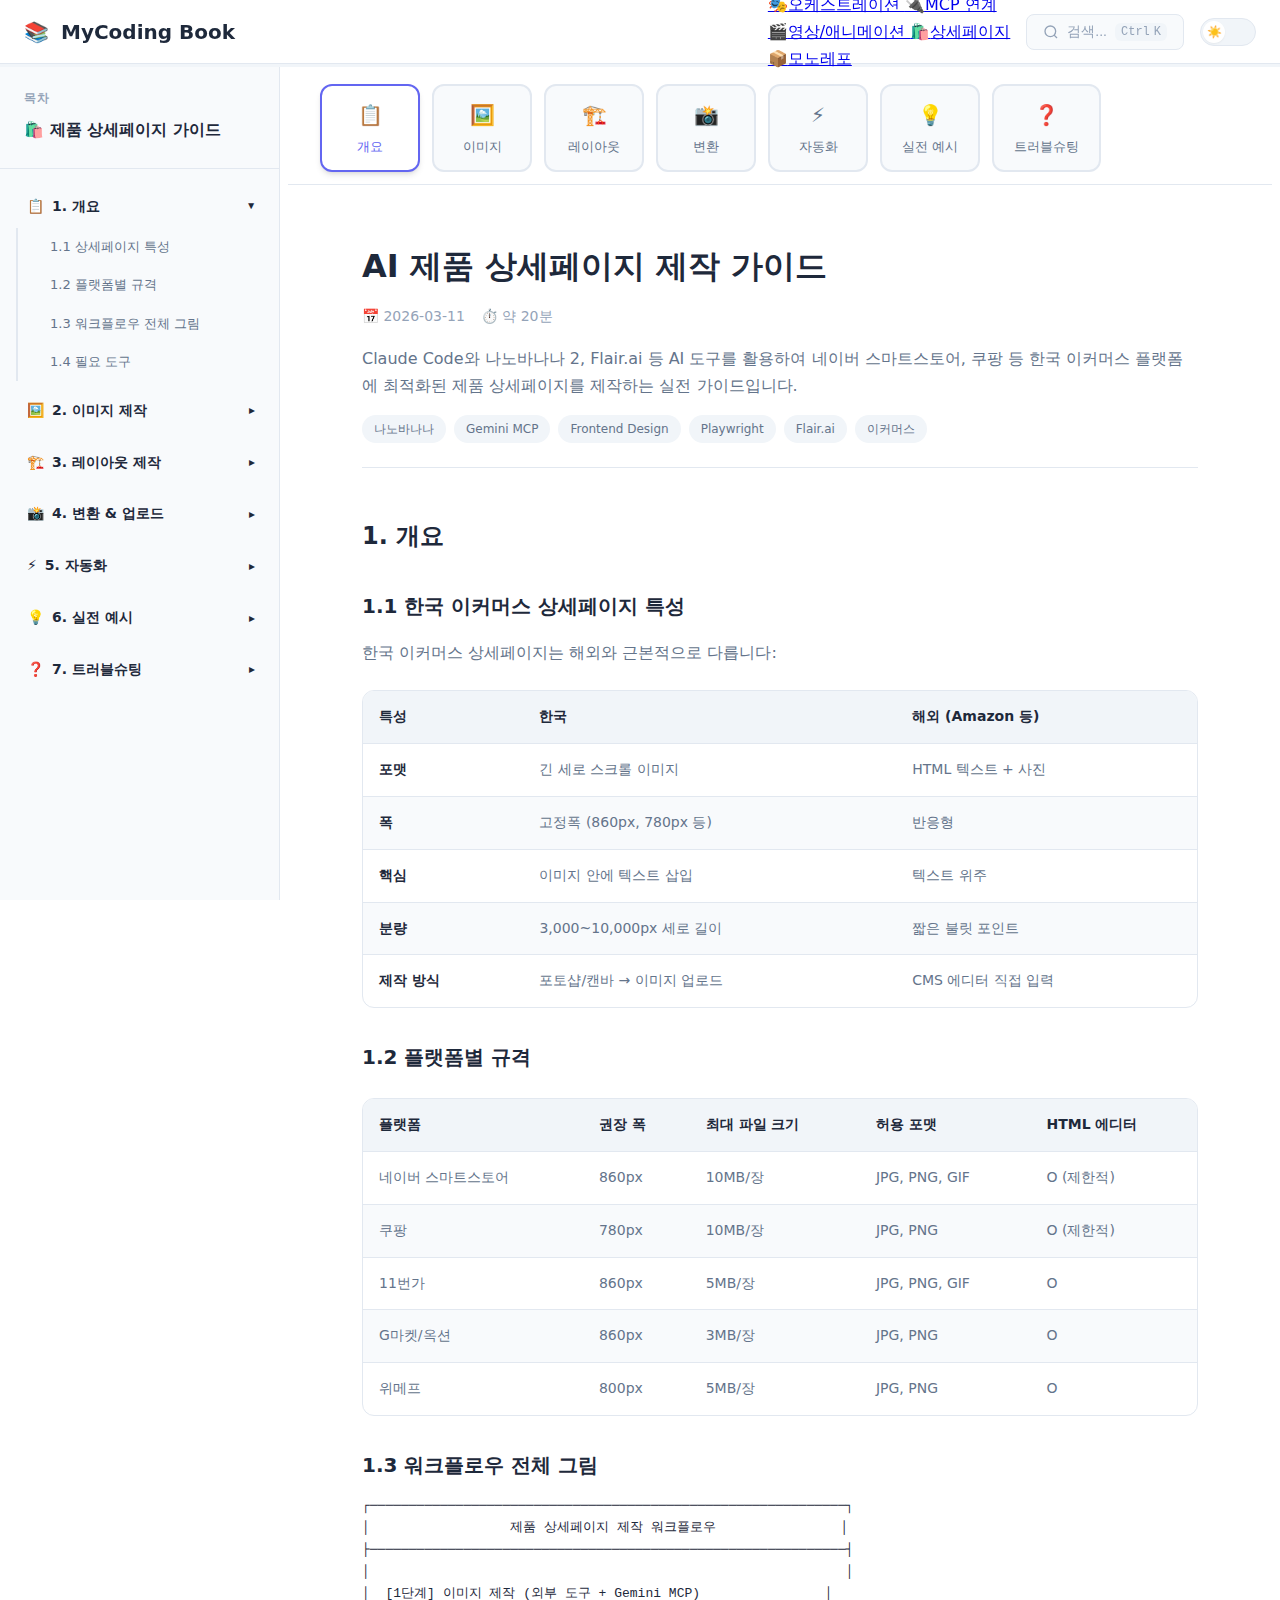
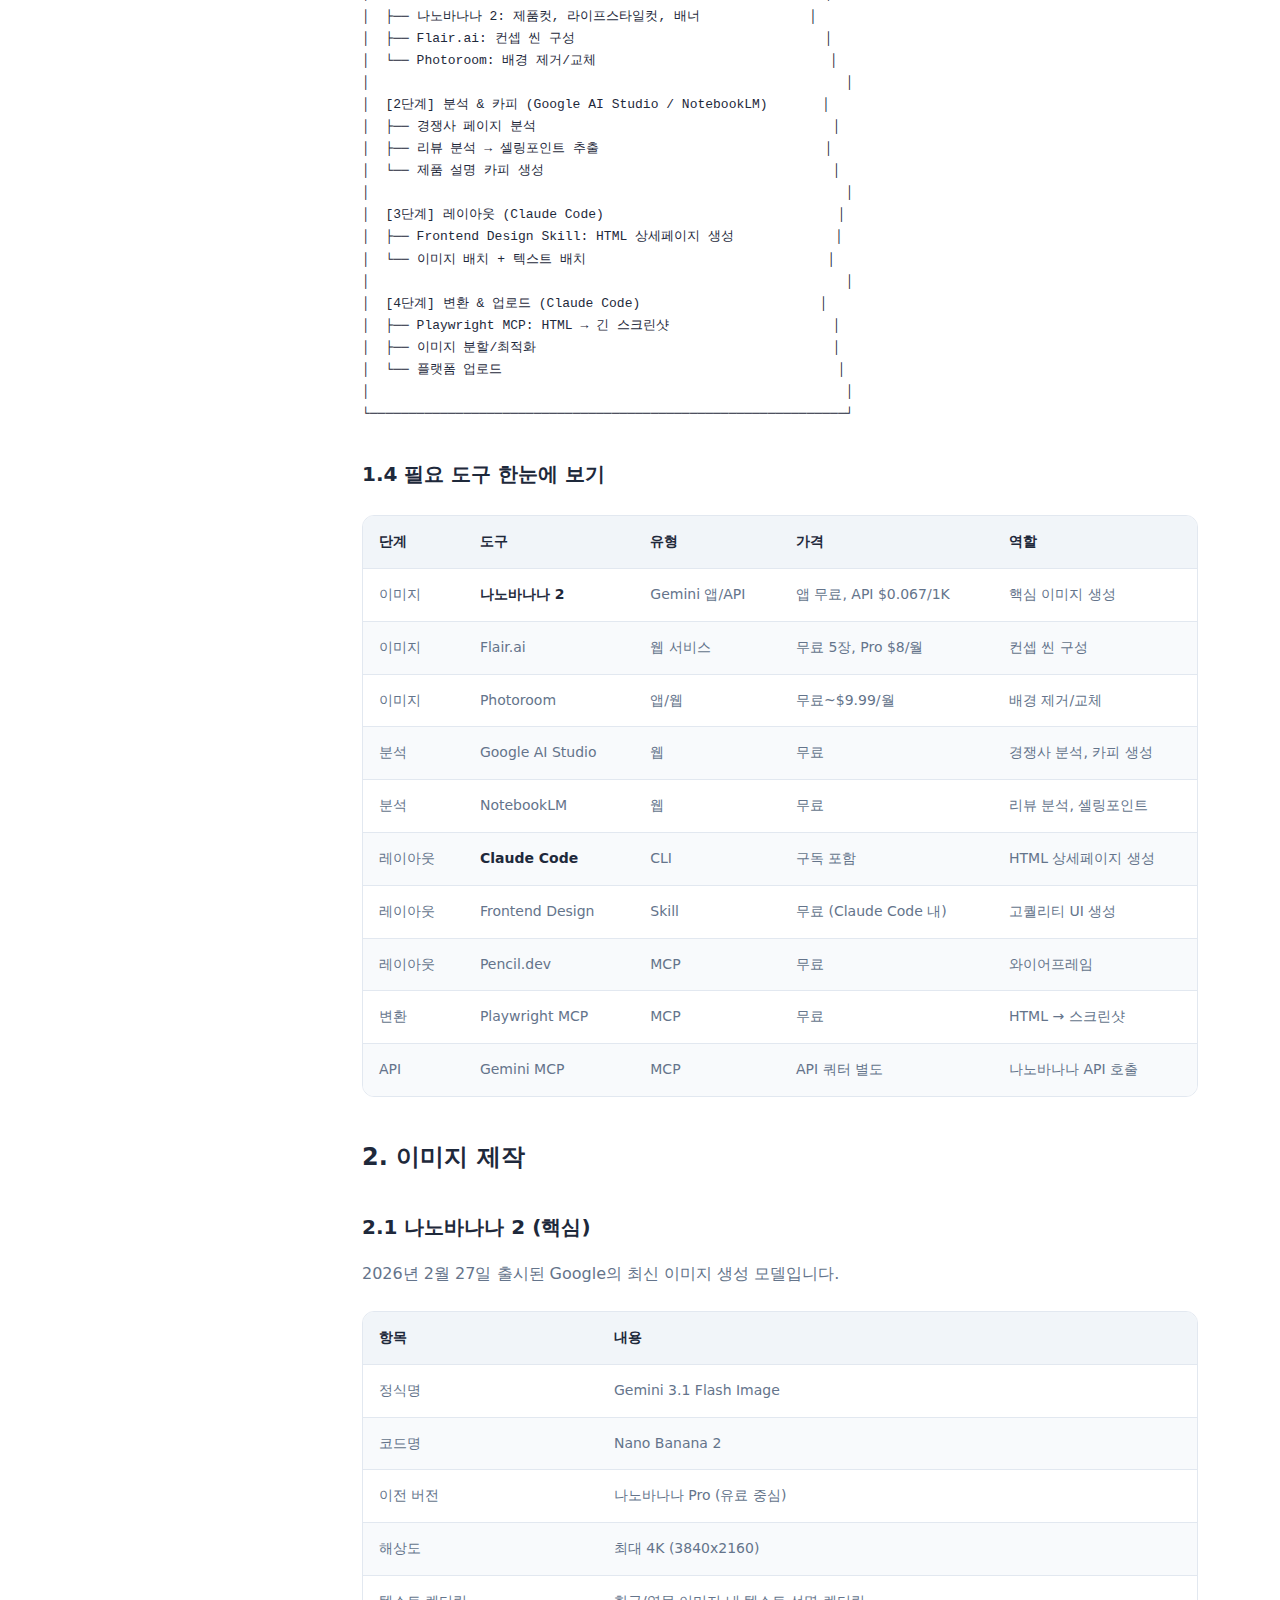
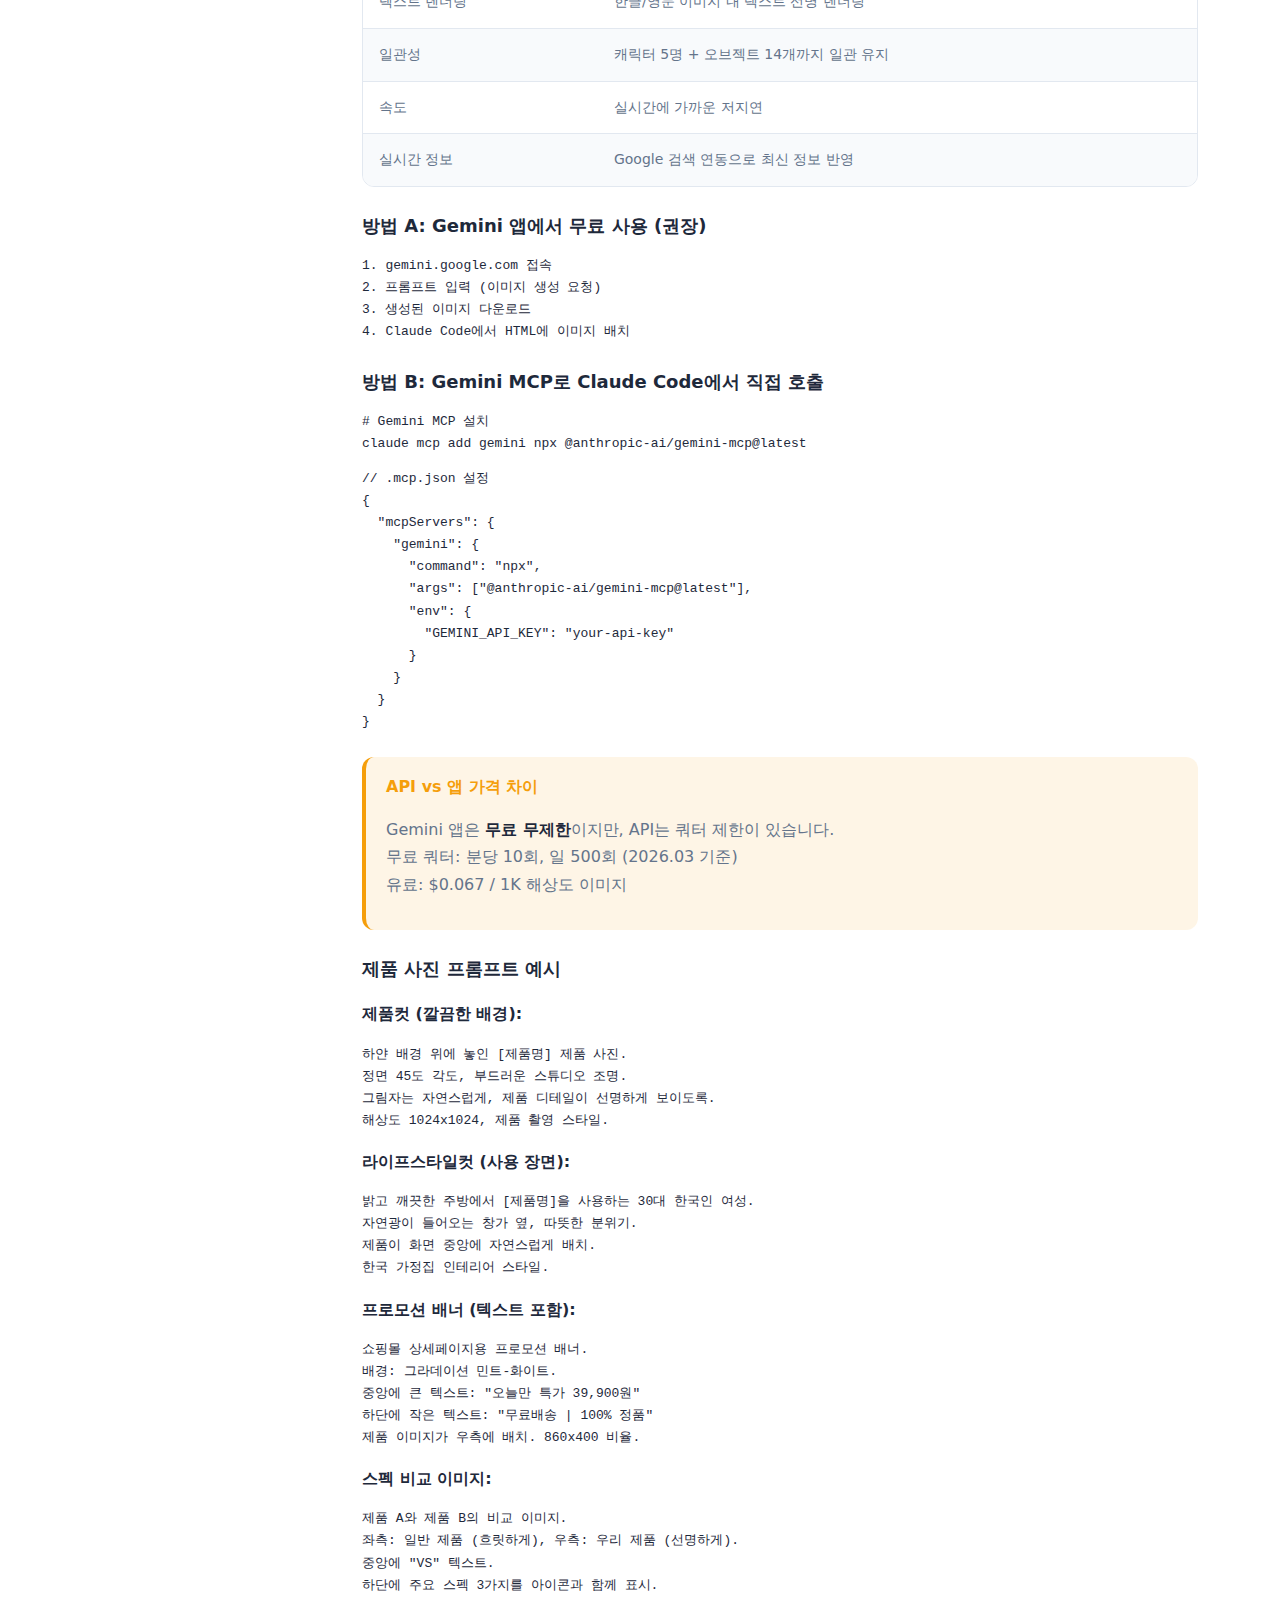
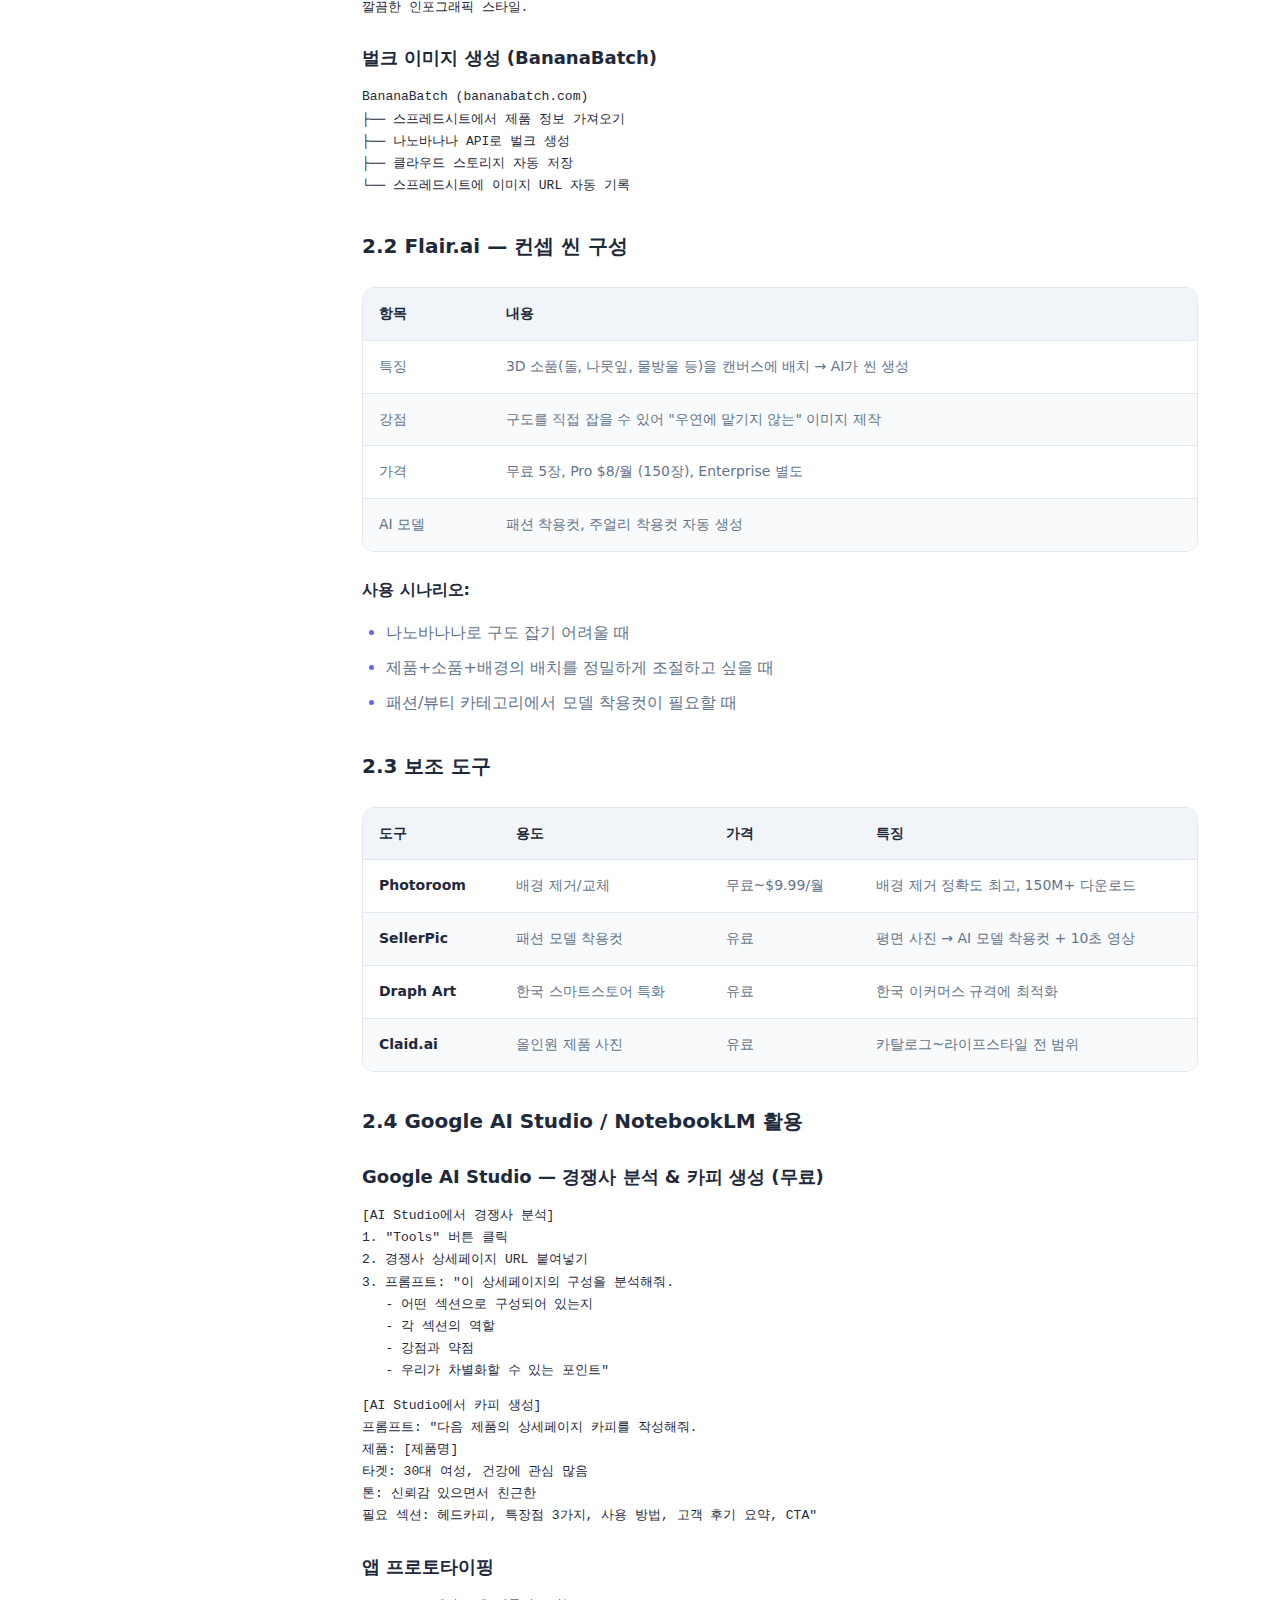
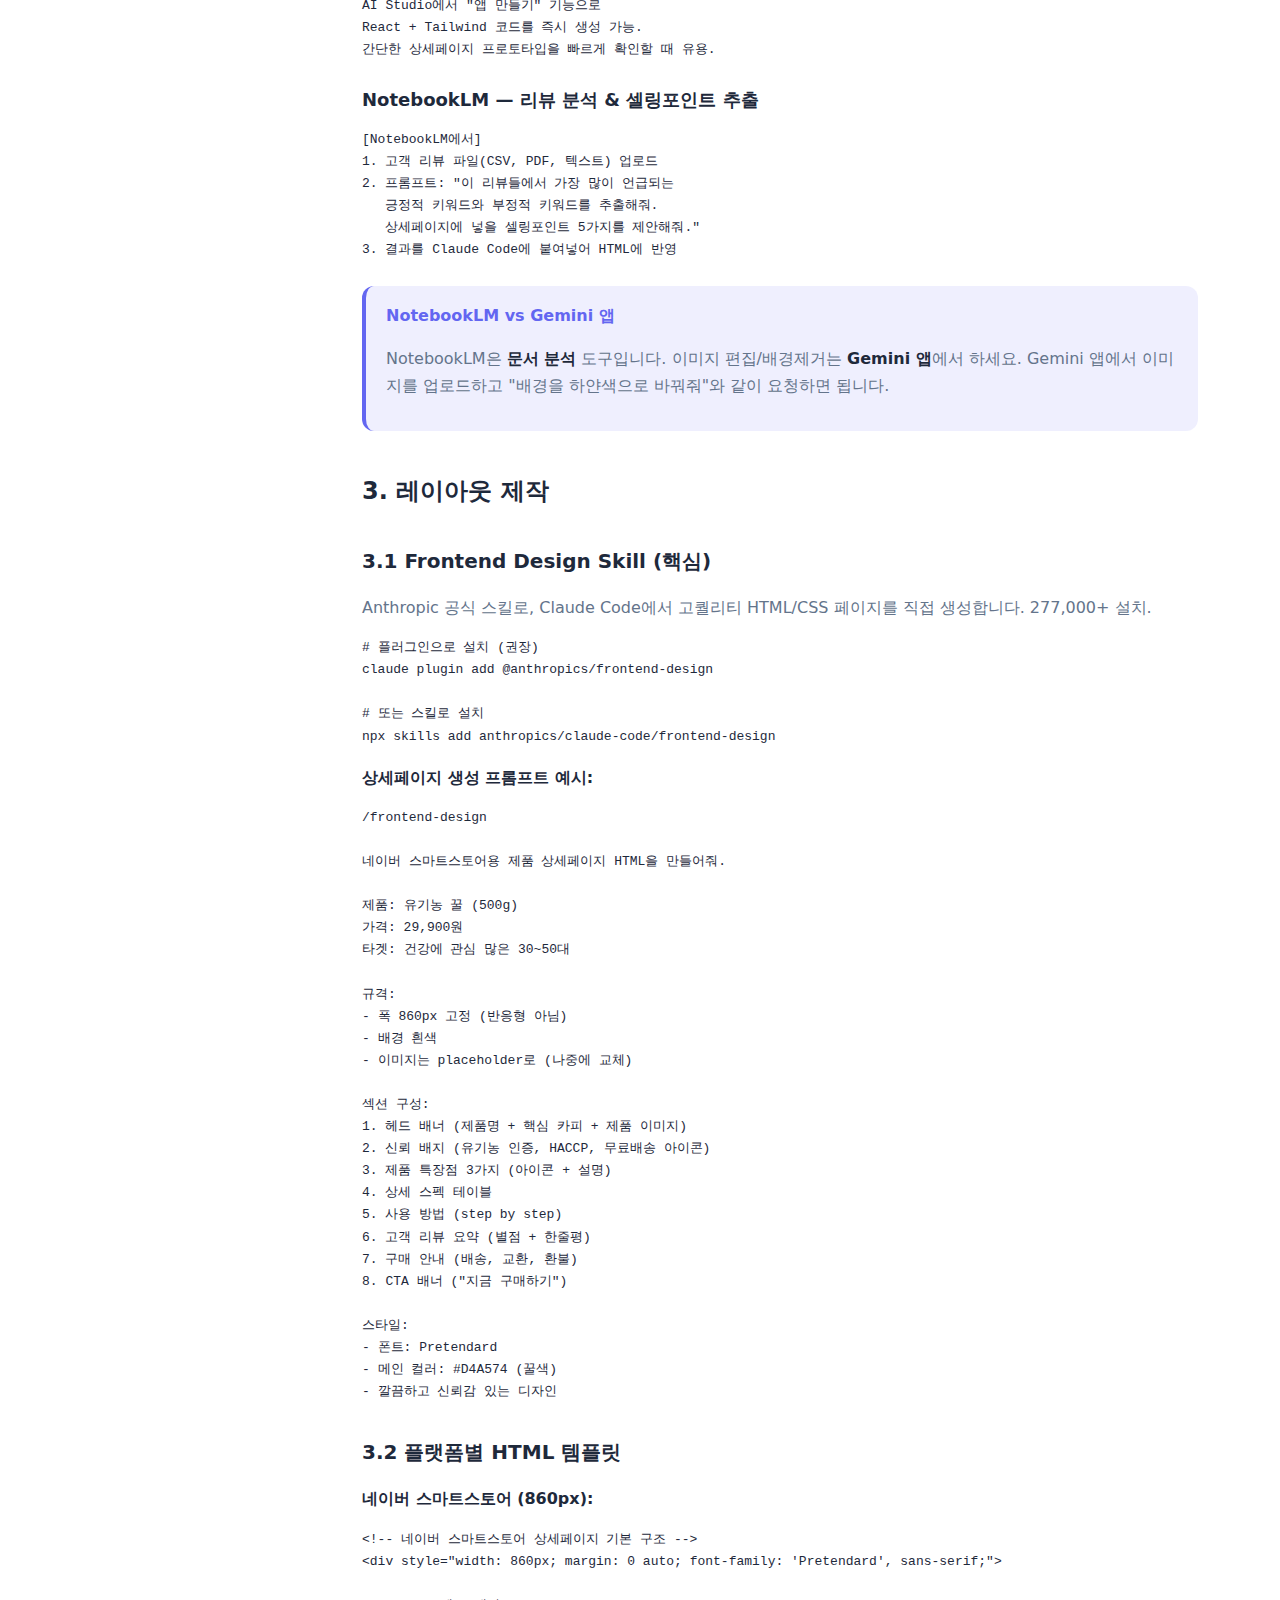
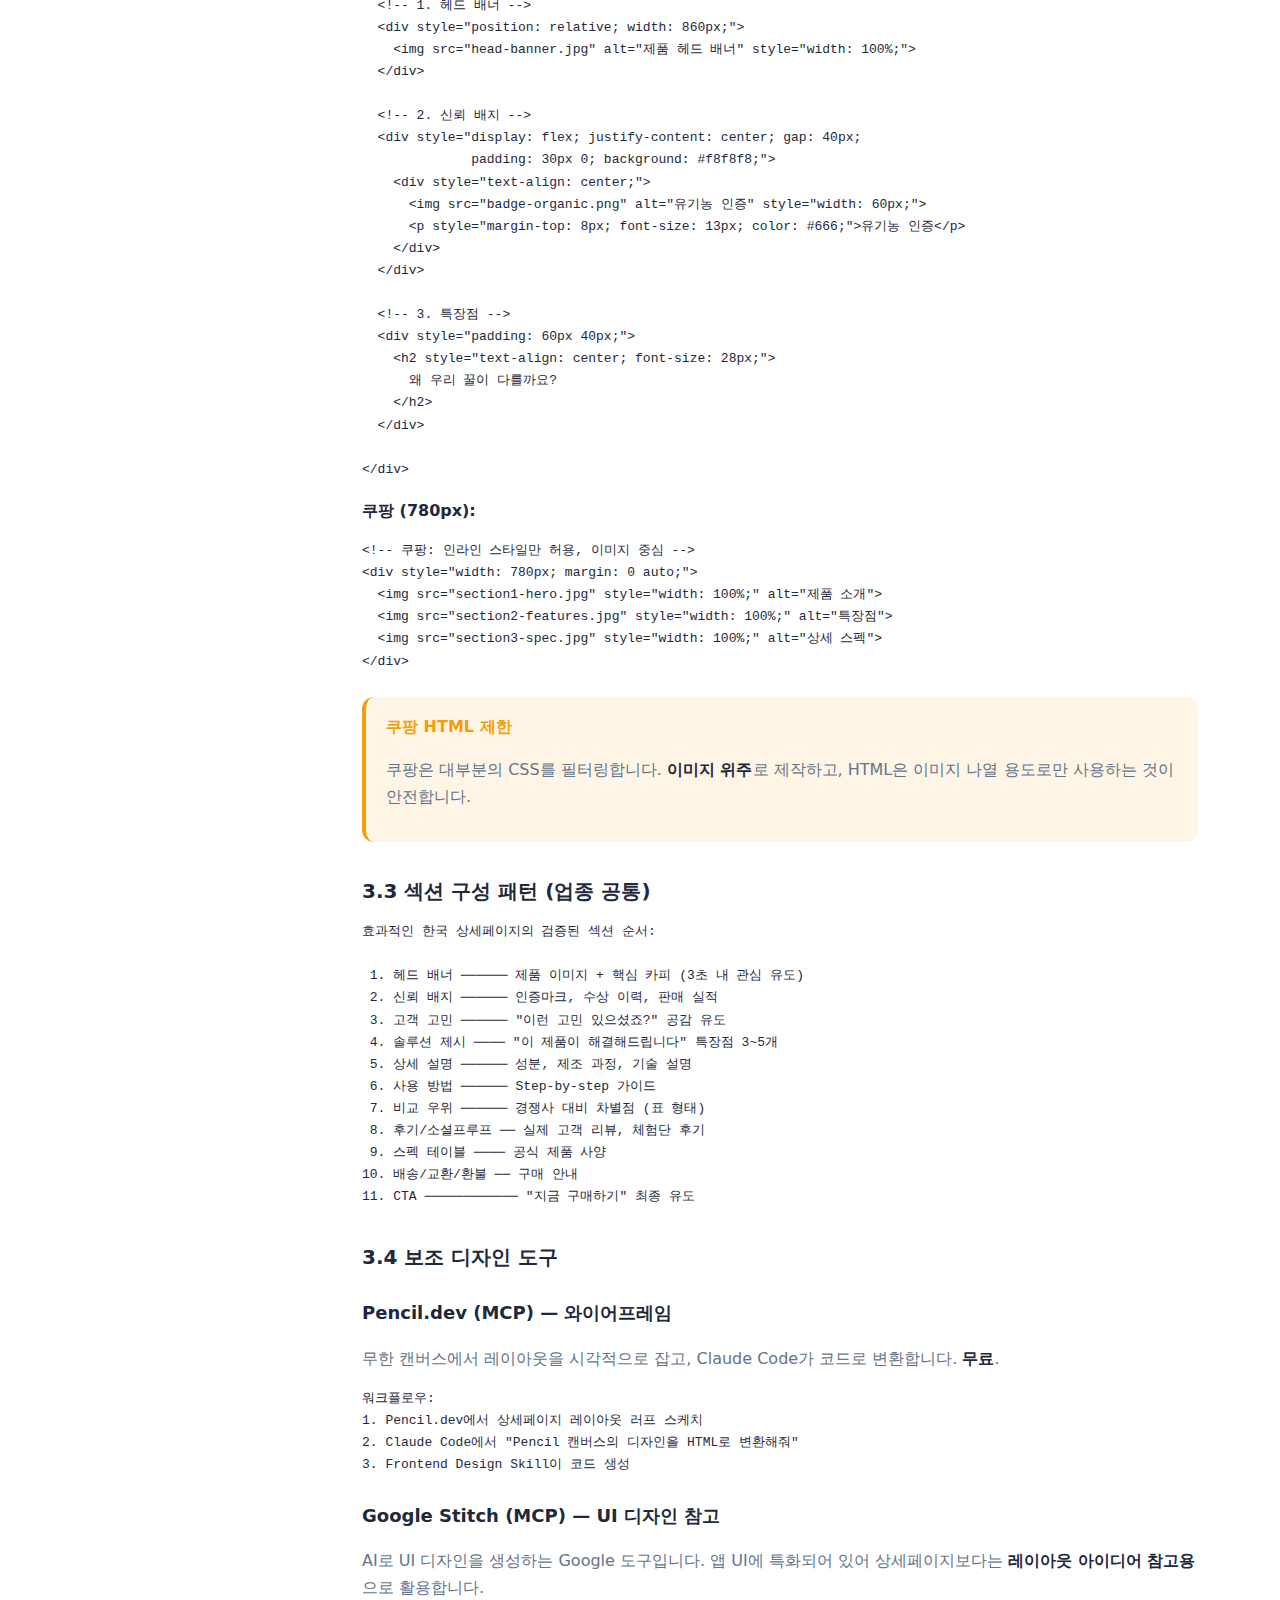
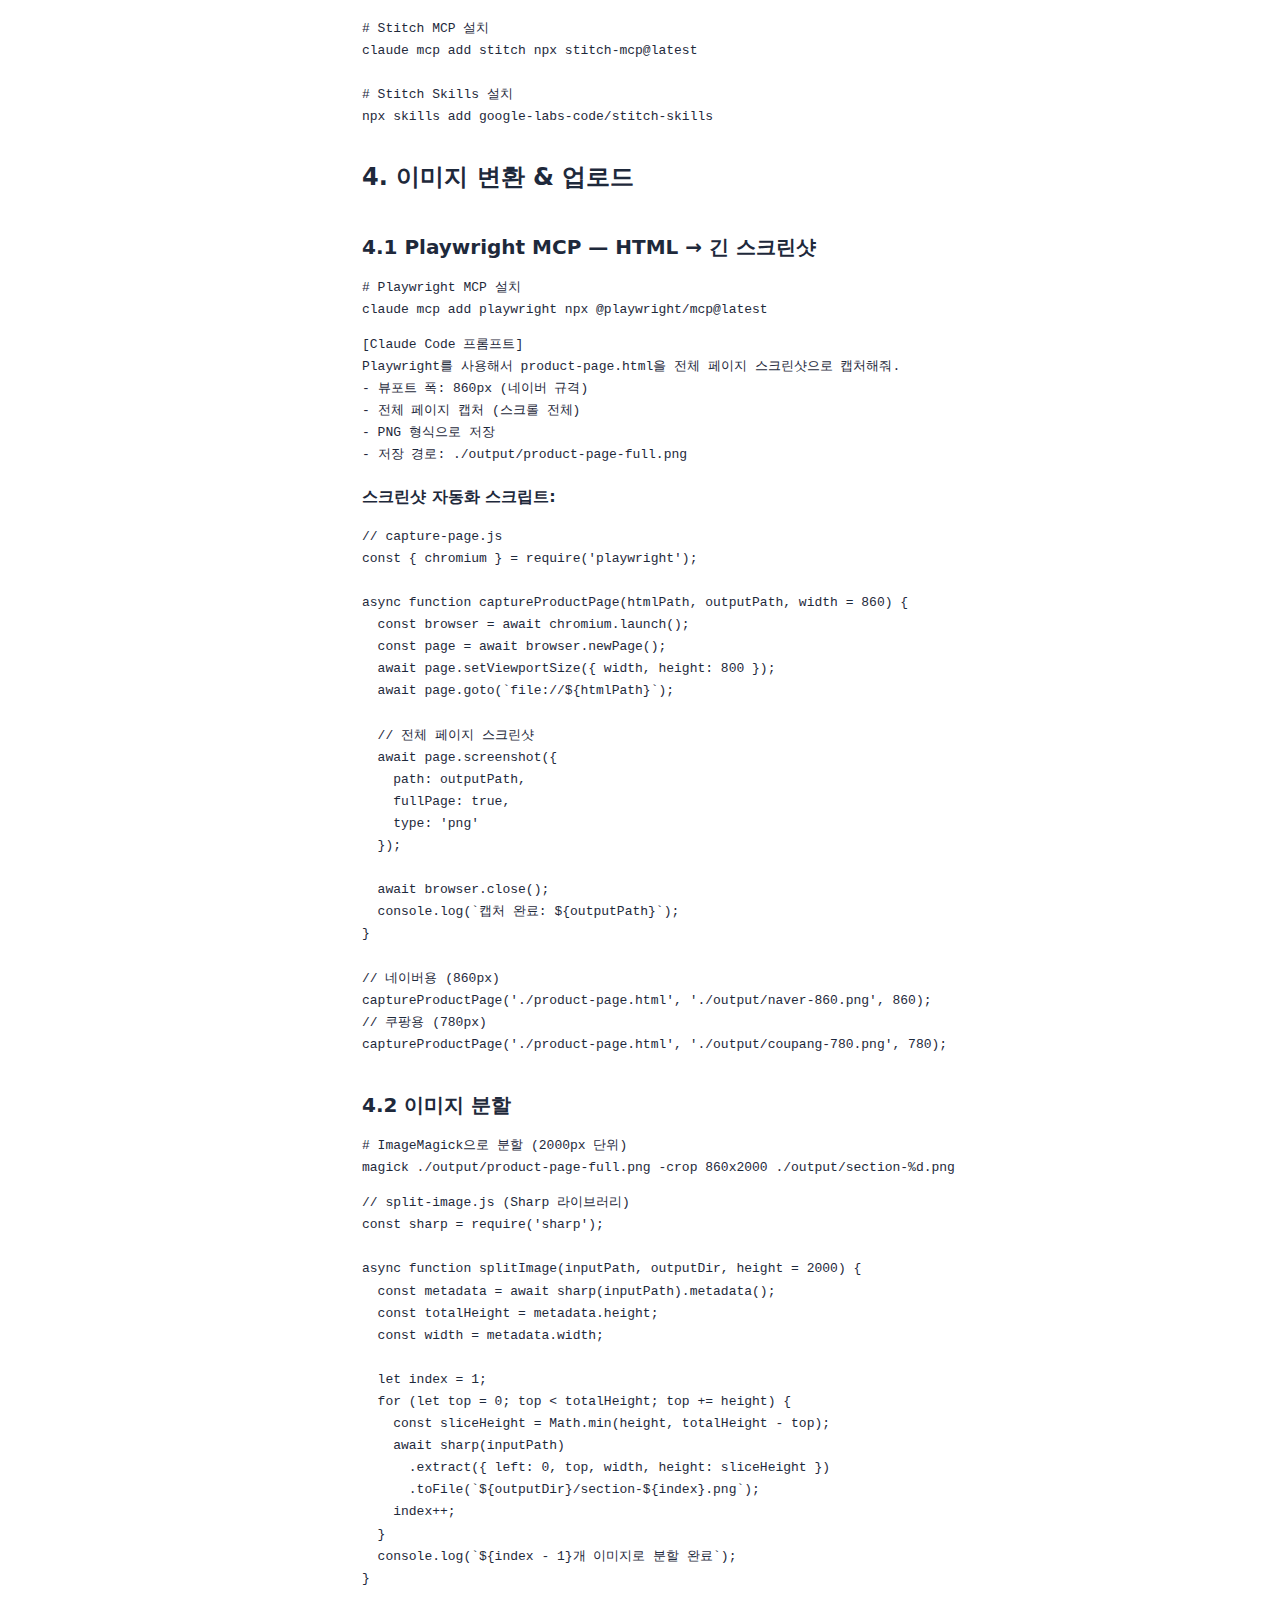
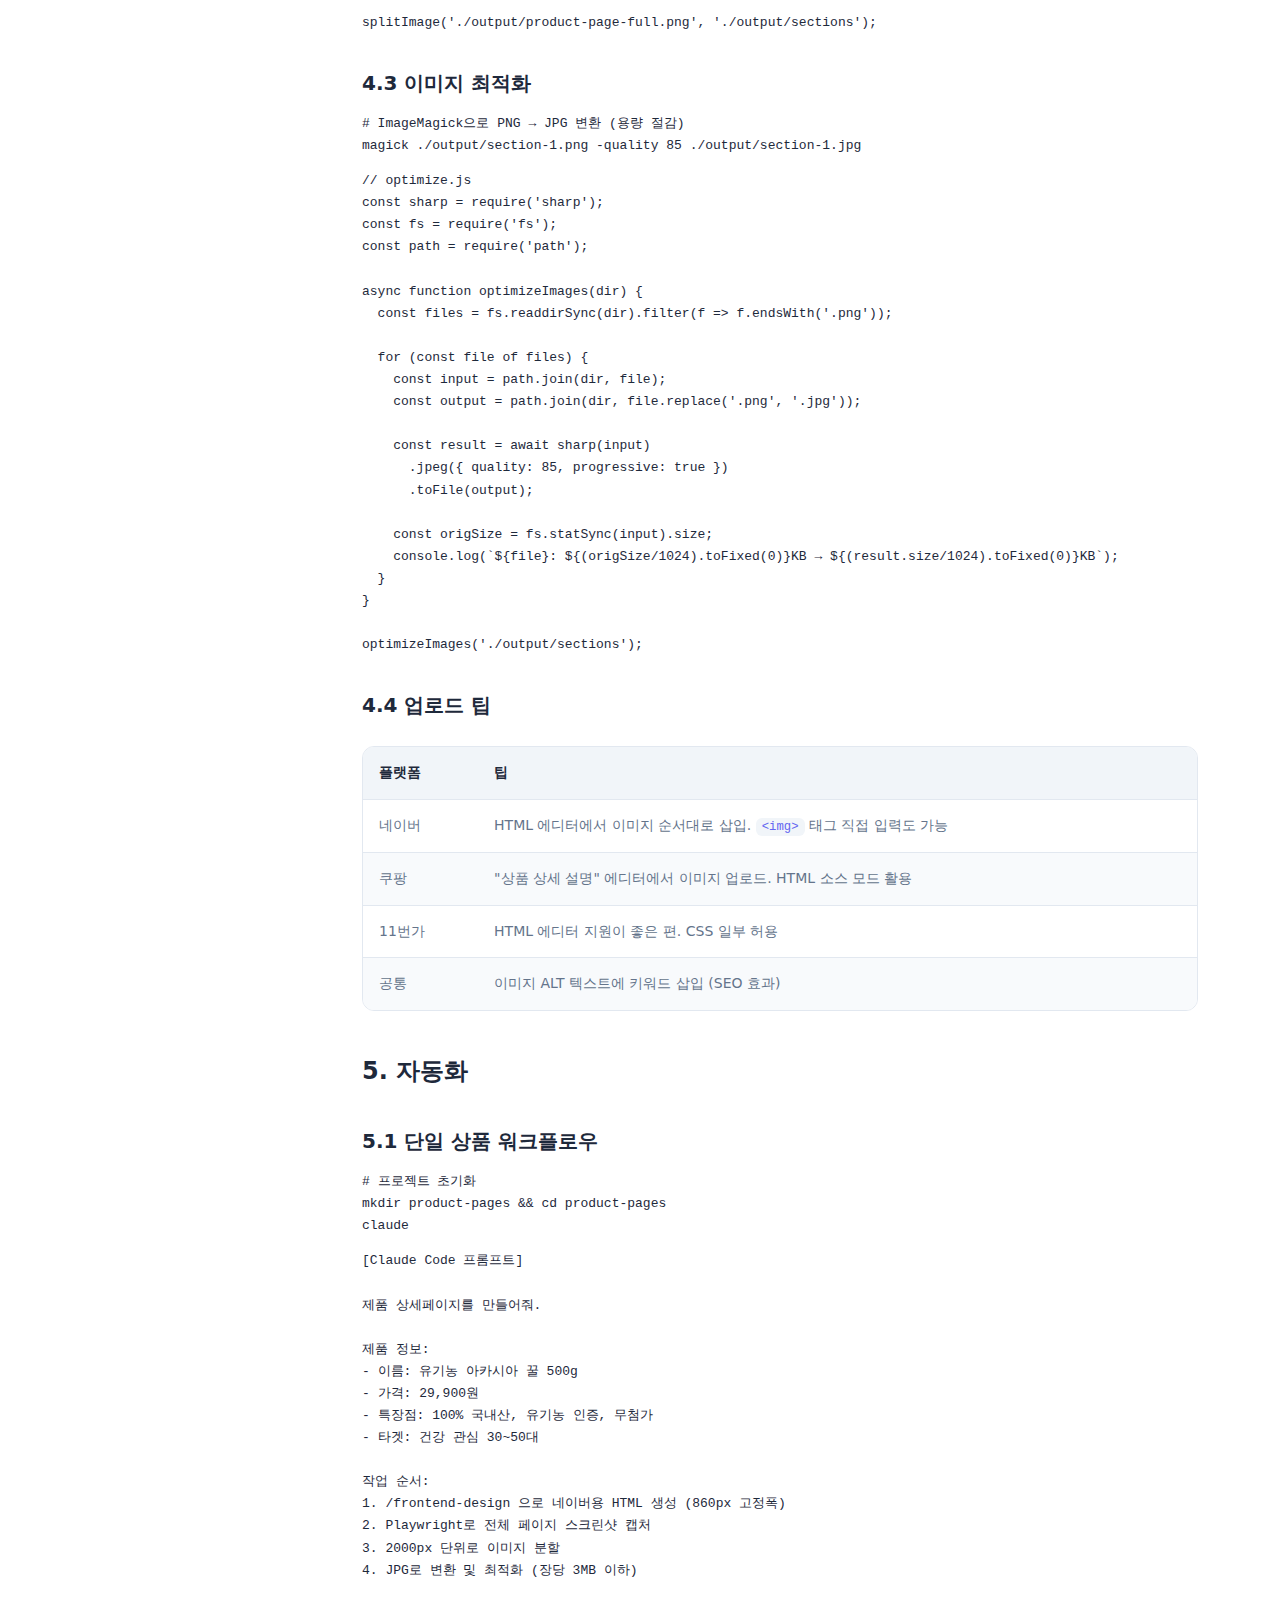
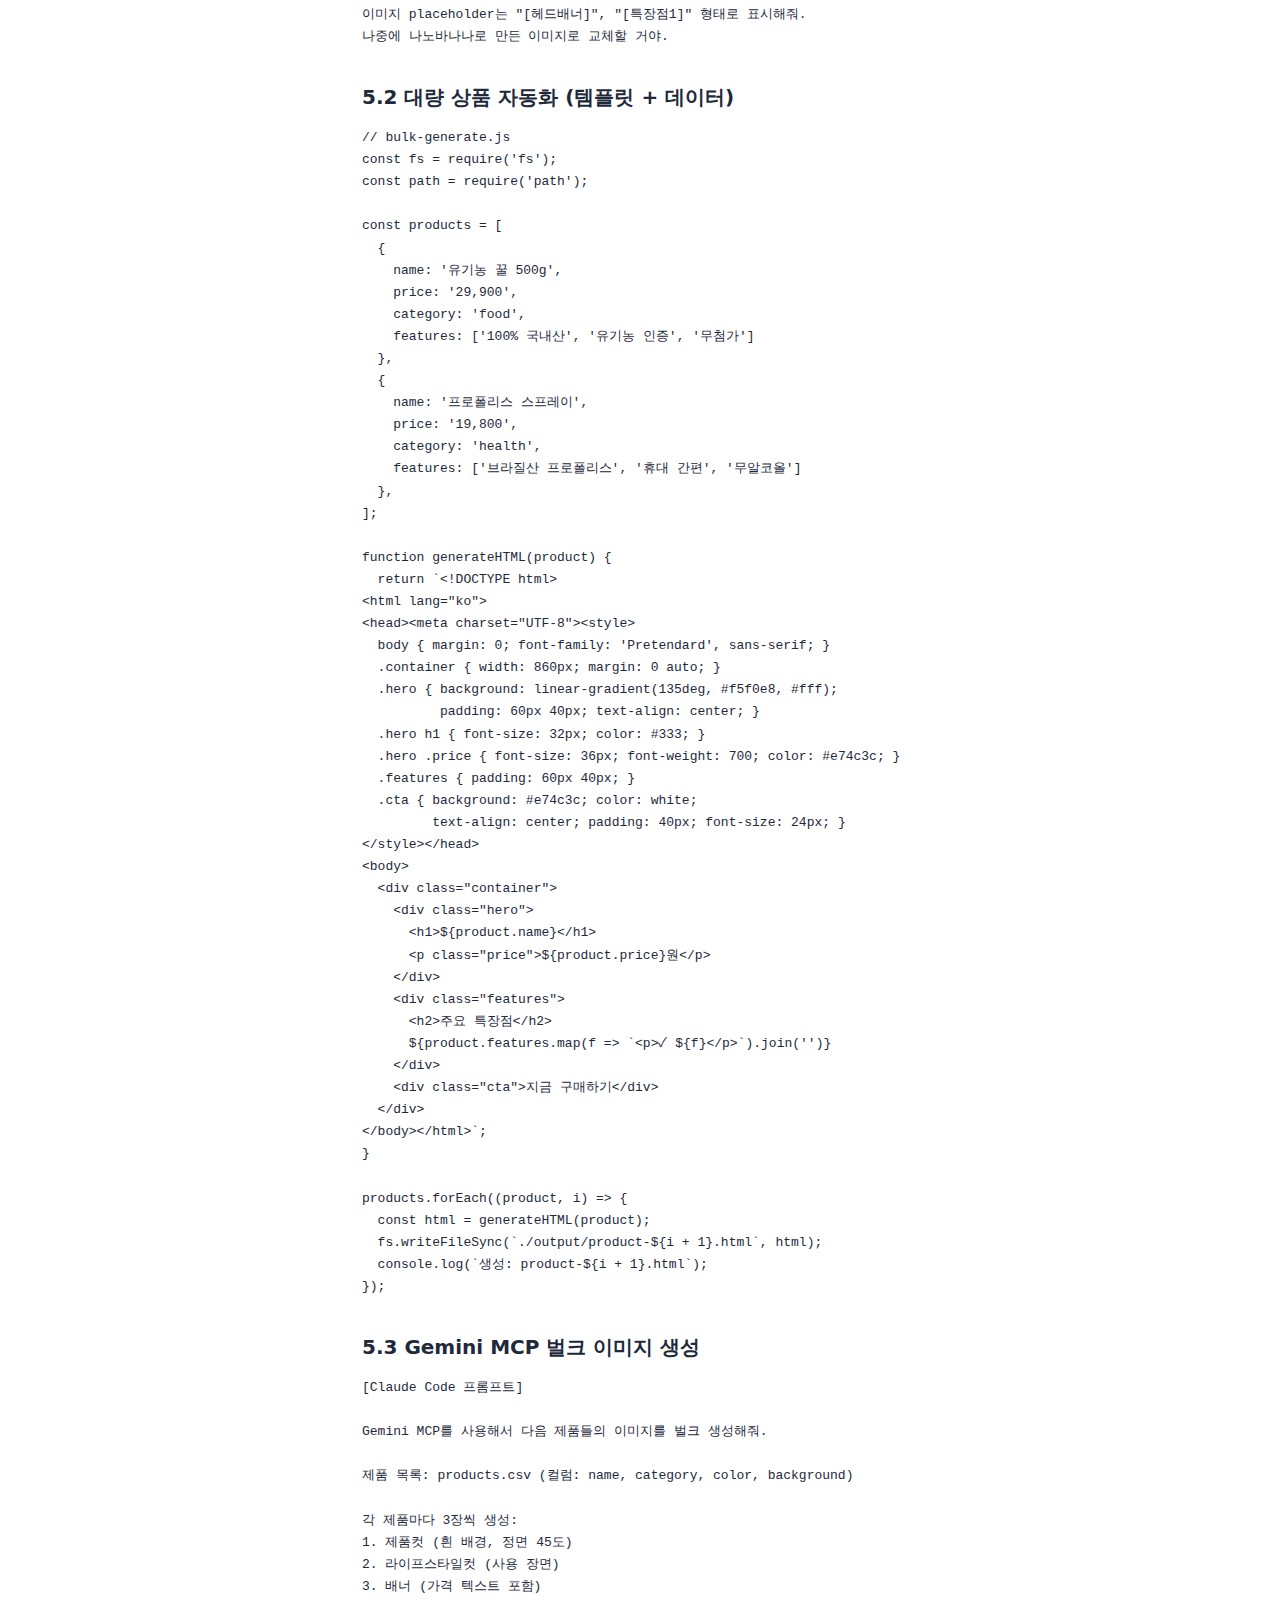
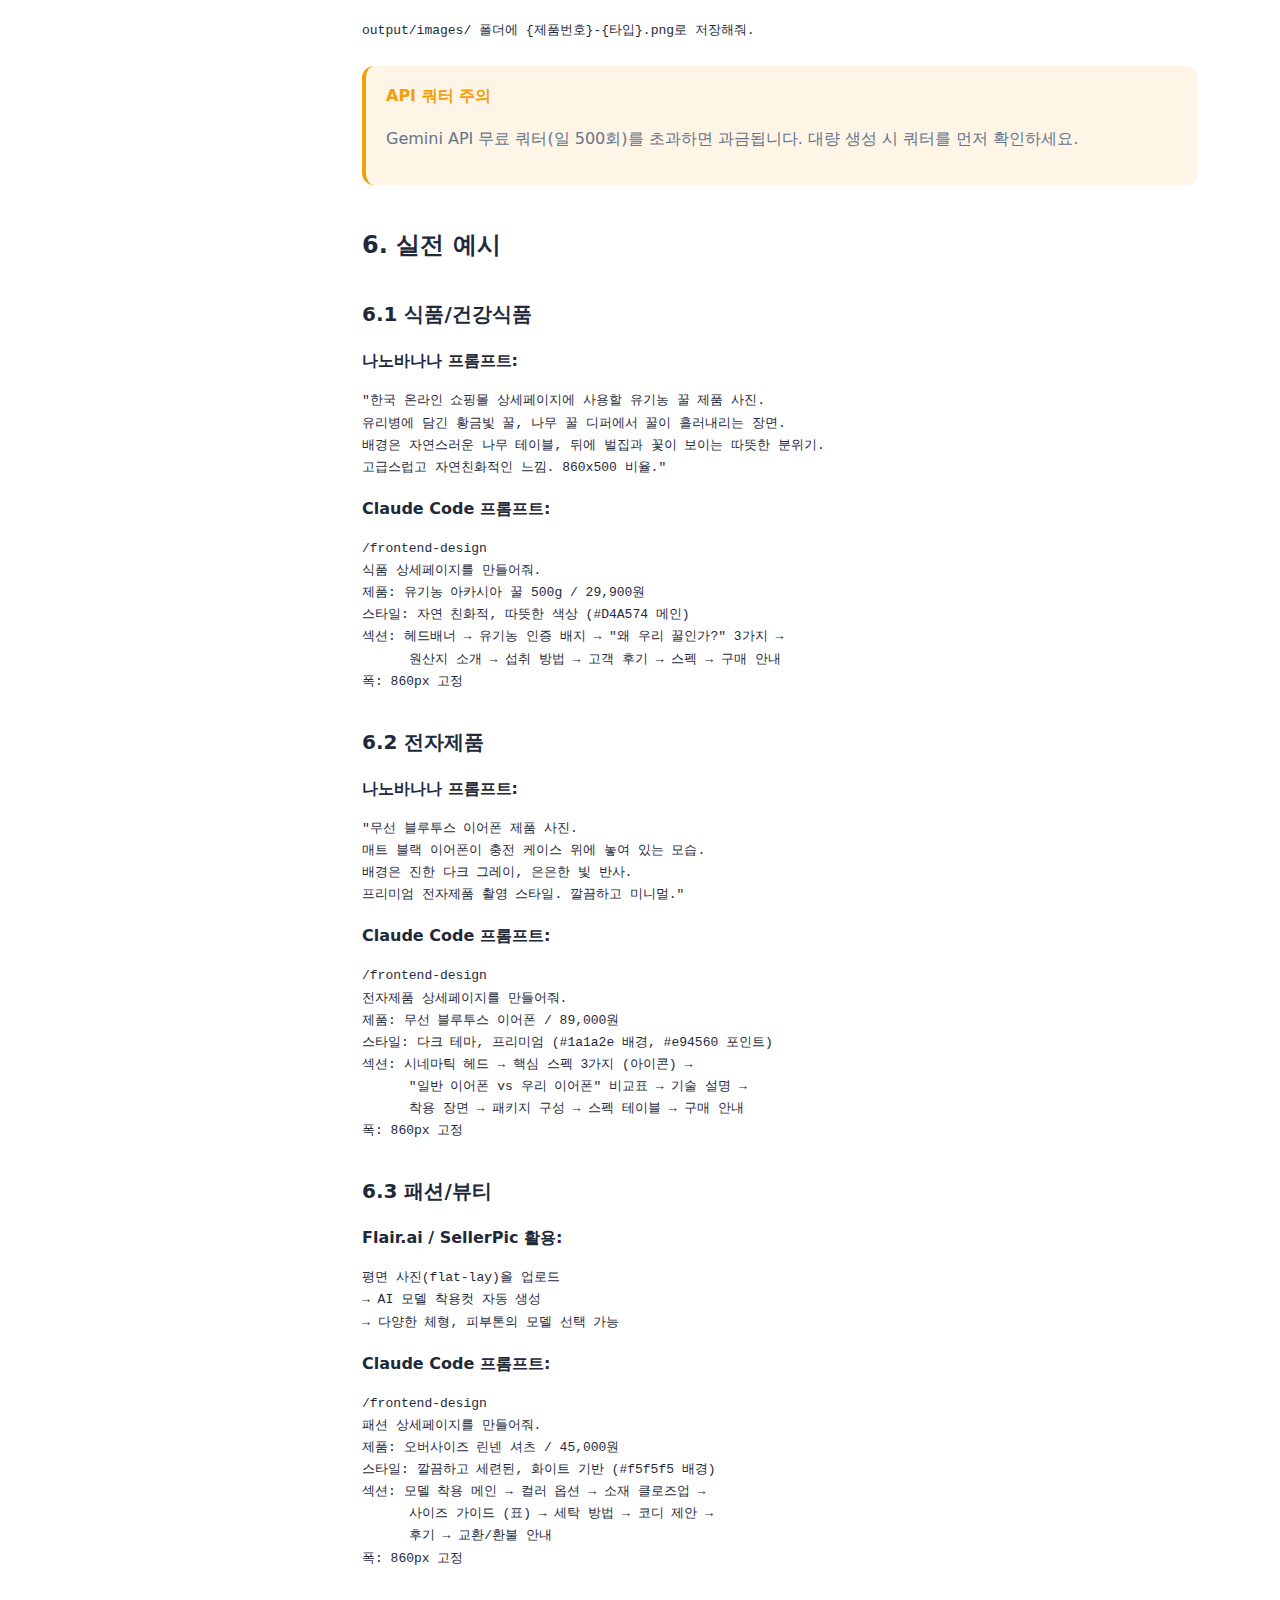
<file: product-page.html>
<!DOCTYPE html>
<html lang="ko">
<head>
  <meta charset="UTF-8">
  <meta name="viewport" content="width=device-width, initial-scale=1.0, maximum-scale=5.0">
  <meta name="description" content="Claude Code와 나노바나나, Flair.ai 등 AI 도구를 활용한 한국 이커머스 제품 상세페이지 제작 가이드">
  <meta name="keywords" content="Claude Code, 나노바나나, Nano Banana, Gemini, 상세페이지, 네이버 스마트스토어, 쿠팡, Flair.ai, Frontend Design">
  <meta name="theme-color" content="#6366f1">

  <meta name="apple-mobile-web-app-capable" content="yes">
  <meta name="apple-mobile-web-app-status-bar-style" content="default">

  <title>제품 상세페이지 제작 가이드 - MyCoding Book</title>

  <!-- Fonts -->
  <link rel="preconnect" href="https://cdn.jsdelivr.net">
  <link rel="stylesheet" href="https://cdn.jsdelivr.net/gh/orioncactus/pretendard/dist/web/variable/pretendardvariable-dynamic-subset.css">
  <link rel="stylesheet" href="https://fonts.googleapis.com/css2?family=JetBrains+Mono:wght@400;500;600&display=swap">

  <!-- Prism.js for Syntax Highlighting -->
  <link rel="stylesheet" href="https://cdn.jsdelivr.net/npm/prismjs@1.29.0/themes/prism-tomorrow.min.css">

  <!-- Styles -->
  <link rel="stylesheet" href="assets/css/style.css">

  <!-- Mermaid -->
  <script src="https://cdn.jsdelivr.net/npm/mermaid@10/dist/mermaid.min.js"></script>

  <!-- PWA Manifest -->
  <link rel="manifest" href="manifest.json">

  <!-- Icons -->
  <link rel="icon" href="data:image/svg+xml,<svg xmlns='http://www.w3.org/2000/svg' viewBox='0 0 100 100'><text y='.9em' font-size='90'>🛍️</text></svg>">
  <link rel="icon" type="image/png" sizes="192x192" href="assets/icons/icon-192x192.png">
  <link rel="icon" type="image/png" sizes="512x512" href="assets/icons/icon-512x512.png">
  <link rel="apple-touch-icon" href="assets/icons/icon-192x192.png">
</head>
<body>
  <!-- Skip Link -->
  <a href="#main-content" class="skip-link">본문으로 건너뛰기</a>

  <!-- Header -->
  <header class="header">
    <div class="header-content">
      <a href="index.html" class="header-logo">
        <span>📚</span>
        <span>MyCoding Book</span>
      </a>

      <div class="header-actions">
        <!-- Navigation Tabs -->
        <nav class="nav-tabs" aria-label="가이드 탐색">
          <a href="orchestration.html" class="nav-tab">
            <span class="nav-tab-icon">🎭</span>오케스트레이션
          </a>
          <a href="mcp-guide.html" class="nav-tab">
            <span class="nav-tab-icon">🔌</span>MCP 연계
          </a>
          <div class="nav-tab-divider"></div>
          <a href="video-animation.html" class="nav-tab">
            <span class="nav-tab-icon">🎬</span>영상/애니메이션
          </a>
          <a href="product-page.html" class="nav-tab active">
            <span class="nav-tab-icon">🛍️</span>상세페이지
          </a>
          <div class="nav-tab-divider"></div>
          <a href="monorepo.html" class="nav-tab">
            <span class="nav-tab-icon">📦</span>모노레포
          </a>
        </nav>

        <!-- Mobile Menu Button -->
        <button class="mobile-menu-btn" aria-label="메뉴 열기">
          <svg width="24" height="24" viewBox="0 0 24 24" fill="none" stroke="currentColor" stroke-width="2">
            <line x1="3" y1="12" x2="21" y2="12"></line>
            <line x1="3" y1="6" x2="21" y2="6"></line>
            <line x1="3" y1="18" x2="21" y2="18"></line>
          </svg>
        </button>

        <!-- Search Button -->
        <button class="search-btn" aria-label="검색">
          <svg width="16" height="16" viewBox="0 0 24 24" fill="none" stroke="currentColor" stroke-width="2">
            <circle cx="11" cy="11" r="8"></circle>
            <path d="m21 21-4.35-4.35"></path>
          </svg>
          <span>검색...</span>
          <span class="search-kbd"><kbd>Ctrl</kbd><kbd>K</kbd></span>
        </button>

        <!-- Theme Toggle -->
        <button class="theme-toggle" aria-label="다크모드 전환">
          <span class="theme-toggle-thumb">☀️</span>
        </button>
      </div>
    </div>
  </header>

  <!-- Reading Progress -->
  <div class="reading-progress">
    <div class="reading-progress-bar"></div>
  </div>

  <!-- Sidebar Overlay (Mobile) -->
  <div class="sidebar-overlay"></div>

  <!-- Sidebar -->
  <aside class="sidebar" role="navigation" aria-label="목차">
    <button class="sidebar-close" aria-label="메뉴 닫기">
      <svg width="24" height="24" viewBox="0 0 24 24" fill="none" stroke="currentColor" stroke-width="2">
        <line x1="18" y1="6" x2="6" y2="18"></line>
        <line x1="6" y1="6" x2="18" y2="18"></line>
      </svg>
    </button>

    <div class="sidebar-header">
      <div class="sidebar-title">목차</div>
      <div class="sidebar-doc-title">🛍️ 제품 상세페이지 가이드</div>
    </div>

    <nav class="sidebar-nav">
      <!-- Section 1 -->
      <div class="sidebar-section expanded">
        <div class="sidebar-section-title" data-section="overview" tabindex="0" role="button" aria-expanded="true">
          <span><span class="sidebar-section-icon">📋</span>1. 개요</span>
          <span class="sidebar-section-arrow">▸</span>
        </div>
        <div class="sidebar-items">
          <a href="#page-characteristics" class="sidebar-item">1.1 상세페이지 특성</a>
          <a href="#platform-spec" class="sidebar-item">1.2 플랫폼별 규격</a>
          <a href="#workflow-overview" class="sidebar-item">1.3 워크플로우 전체 그림</a>
          <a href="#tools-summary" class="sidebar-item">1.4 필요 도구</a>
        </div>
      </div>

      <!-- Section 2 -->
      <div class="sidebar-section">
        <div class="sidebar-section-title" data-section="image-creation" tabindex="0" role="button" aria-expanded="false">
          <span><span class="sidebar-section-icon">🖼️</span>2. 이미지 제작</span>
          <span class="sidebar-section-arrow">▸</span>
        </div>
        <div class="sidebar-items">
          <a href="#nano-banana" class="sidebar-item">2.1 나노바나나 2</a>
          <a href="#flair-ai" class="sidebar-item">2.2 Flair.ai</a>
          <a href="#aux-tools" class="sidebar-item">2.3 보조 도구</a>
          <a href="#google-tools" class="sidebar-item">2.4 AI Studio / NotebookLM</a>
        </div>
      </div>

      <!-- Section 3 -->
      <div class="sidebar-section">
        <div class="sidebar-section-title" data-section="layout" tabindex="0" role="button" aria-expanded="false">
          <span><span class="sidebar-section-icon">🏗️</span>3. 레이아웃 제작</span>
          <span class="sidebar-section-arrow">▸</span>
        </div>
        <div class="sidebar-items">
          <a href="#frontend-design" class="sidebar-item">3.1 Frontend Design Skill</a>
          <a href="#html-template" class="sidebar-item">3.2 플랫폼별 HTML 템플릿</a>
          <a href="#section-pattern" class="sidebar-item">3.3 섹션 구성 패턴</a>
          <a href="#design-tools" class="sidebar-item">3.4 보조 디자인 도구</a>
        </div>
      </div>

      <!-- Section 4 -->
      <div class="sidebar-section">
        <div class="sidebar-section-title" data-section="convert" tabindex="0" role="button" aria-expanded="false">
          <span><span class="sidebar-section-icon">📸</span>4. 변환 &amp; 업로드</span>
          <span class="sidebar-section-arrow">▸</span>
        </div>
        <div class="sidebar-items">
          <a href="#playwright-capture" class="sidebar-item">4.1 Playwright 스크린샷</a>
          <a href="#image-split" class="sidebar-item">4.2 이미지 분할</a>
          <a href="#image-optimize" class="sidebar-item">4.3 이미지 최적화</a>
          <a href="#upload-tips" class="sidebar-item">4.4 업로드 팁</a>
        </div>
      </div>

      <!-- Section 5 -->
      <div class="sidebar-section">
        <div class="sidebar-section-title" data-section="automation" tabindex="0" role="button" aria-expanded="false">
          <span><span class="sidebar-section-icon">⚡</span>5. 자동화</span>
          <span class="sidebar-section-arrow">▸</span>
        </div>
        <div class="sidebar-items">
          <a href="#single-product" class="sidebar-item">5.1 단일 상품</a>
          <a href="#bulk-products" class="sidebar-item">5.2 대량 상품</a>
          <a href="#gemini-bulk" class="sidebar-item">5.3 벌크 이미지 생성</a>
        </div>
      </div>

      <!-- Section 6 -->
      <div class="sidebar-section">
        <div class="sidebar-section-title" data-section="examples" tabindex="0" role="button" aria-expanded="false">
          <span><span class="sidebar-section-icon">💡</span>6. 실전 예시</span>
          <span class="sidebar-section-arrow">▸</span>
        </div>
        <div class="sidebar-items">
          <a href="#example-food" class="sidebar-item">6.1 식품/건강식품</a>
          <a href="#example-electronics" class="sidebar-item">6.2 전자제품</a>
          <a href="#example-fashion" class="sidebar-item">6.3 패션/뷰티</a>
        </div>
      </div>

      <!-- Section 7 -->
      <div class="sidebar-section">
        <div class="sidebar-section-title" data-section="troubleshooting" tabindex="0" role="button" aria-expanded="false">
          <span><span class="sidebar-section-icon">❓</span>7. 트러블슈팅</span>
          <span class="sidebar-section-arrow">▸</span>
        </div>
        <div class="sidebar-items">
          <a href="#faq" class="sidebar-item">7.1 자주 묻는 질문</a>
          <a href="#license-table" class="sidebar-item">7.2 라이선스 요약</a>
          <a href="#references" class="sidebar-item">7.3 참고 자료</a>
          <a href="#gemini-ecosystem" class="sidebar-item">7.4 Gemini 생태계</a>
        </div>
      </div>
    </nav>
  </aside>

  <!-- Main Content -->
  <main class="main" id="main-content">
    <!-- Card Tabs -->
    <div class="card-tabs-wrapper">
      <div class="card-tabs" role="tablist" aria-label="섹션 탭">
        <a href="#overview" class="card-tab active" data-section="overview" role="tab" aria-selected="true" tabindex="0">
          <span class="card-tab-icon">📋</span>
          <span class="card-tab-title">개요</span>
        </a>
        <a href="#image-creation" class="card-tab" data-section="image-creation" role="tab" aria-selected="false" tabindex="-1">
          <span class="card-tab-icon">🖼️</span>
          <span class="card-tab-title">이미지</span>
        </a>
        <a href="#layout" class="card-tab" data-section="layout" role="tab" aria-selected="false" tabindex="-1">
          <span class="card-tab-icon">🏗️</span>
          <span class="card-tab-title">레이아웃</span>
        </a>
        <a href="#convert" class="card-tab" data-section="convert" role="tab" aria-selected="false" tabindex="-1">
          <span class="card-tab-icon">📸</span>
          <span class="card-tab-title">변환</span>
        </a>
        <a href="#automation" class="card-tab" data-section="automation" role="tab" aria-selected="false" tabindex="-1">
          <span class="card-tab-icon">⚡</span>
          <span class="card-tab-title">자동화</span>
        </a>
        <a href="#examples" class="card-tab" data-section="examples" role="tab" aria-selected="false" tabindex="-1">
          <span class="card-tab-icon">💡</span>
          <span class="card-tab-title">실전 예시</span>
        </a>
        <a href="#troubleshooting" class="card-tab" data-section="troubleshooting" role="tab" aria-selected="false" tabindex="-1">
          <span class="card-tab-icon">❓</span>
          <span class="card-tab-title">트러블슈팅</span>
        </a>
      </div>
    </div>

    <!-- Content -->
    <div class="content">
      <!-- Header -->
      <header class="content-header">
        <h1 class="content-title">AI 제품 상세페이지 제작 가이드</h1>
        <div class="content-meta">
          <span class="content-meta-item">📅 2026-03-11</span>
          <span class="content-meta-item">⏱️ 약 20분</span>
        </div>
        <p style="margin-top: 1rem; color: var(--color-text-secondary);">
          Claude Code와 나노바나나 2, Flair.ai 등 AI 도구를 활용하여 네이버 스마트스토어, 쿠팡 등 한국 이커머스 플랫폼에 최적화된 제품 상세페이지를 제작하는 실전 가이드입니다.
        </p>
        <div class="content-tags">
          <span class="content-tag">나노바나나</span>
          <span class="content-tag">Gemini MCP</span>
          <span class="content-tag">Frontend Design</span>
          <span class="content-tag">Playwright</span>
          <span class="content-tag">Flair.ai</span>
          <span class="content-tag">이커머스</span>
        </div>
      </header>

      <!-- Section 1: 개요 -->
      <section id="overview">
        <h2>1. 개요</h2>

        <h3 id="page-characteristics">1.1 한국 이커머스 상세페이지 특성</h3>

        <p>한국 이커머스 상세페이지는 해외와 근본적으로 다릅니다:</p>

        <div class="table-wrapper">
          <table>
            <thead>
              <tr><th>특성</th><th>한국</th><th>해외 (Amazon 등)</th></tr>
            </thead>
            <tbody>
              <tr><td><strong>포맷</strong></td><td>긴 세로 스크롤 이미지</td><td>HTML 텍스트 + 사진</td></tr>
              <tr><td><strong>폭</strong></td><td>고정폭 (860px, 780px 등)</td><td>반응형</td></tr>
              <tr><td><strong>핵심</strong></td><td>이미지 안에 텍스트 삽입</td><td>텍스트 위주</td></tr>
              <tr><td><strong>분량</strong></td><td>3,000~10,000px 세로 길이</td><td>짧은 불릿 포인트</td></tr>
              <tr><td><strong>제작 방식</strong></td><td>포토샵/캔바 → 이미지 업로드</td><td>CMS 에디터 직접 입력</td></tr>
            </tbody>
          </table>
        </div>

        <h3 id="platform-spec">1.2 플랫폼별 규격</h3>

        <div class="table-wrapper">
          <table>
            <thead>
              <tr><th>플랫폼</th><th>권장 폭</th><th>최대 파일 크기</th><th>허용 포맷</th><th>HTML 에디터</th></tr>
            </thead>
            <tbody>
              <tr><td>네이버 스마트스토어</td><td>860px</td><td>10MB/장</td><td>JPG, PNG, GIF</td><td>O (제한적)</td></tr>
              <tr><td>쿠팡</td><td>780px</td><td>10MB/장</td><td>JPG, PNG</td><td>O (제한적)</td></tr>
              <tr><td>11번가</td><td>860px</td><td>5MB/장</td><td>JPG, PNG, GIF</td><td>O</td></tr>
              <tr><td>G마켓/옥션</td><td>860px</td><td>3MB/장</td><td>JPG, PNG</td><td>O</td></tr>
              <tr><td>위메프</td><td>800px</td><td>5MB/장</td><td>JPG, PNG</td><td>O</td></tr>
            </tbody>
          </table>
        </div>

        <h3 id="workflow-overview">1.3 워크플로우 전체 그림</h3>

        <pre><code class="language-text">┌─────────────────────────────────────────────────────────────┐
│                  제품 상세페이지 제작 워크플로우                │
├─────────────────────────────────────────────────────────────┤
│                                                             │
│  [1단계] 이미지 제작 (외부 도구 + Gemini MCP)                │
│  ├── 나노바나나 2: 제품컷, 라이프스타일컷, 배너              │
│  ├── Flair.ai: 컨셉 씬 구성                                │
│  └── Photoroom: 배경 제거/교체                              │
│                                                             │
│  [2단계] 분석 &amp; 카피 (Google AI Studio / NotebookLM)       │
│  ├── 경쟁사 페이지 분석                                      │
│  ├── 리뷰 분석 → 셀링포인트 추출                             │
│  └── 제품 설명 카피 생성                                     │
│                                                             │
│  [3단계] 레이아웃 (Claude Code)                              │
│  ├── Frontend Design Skill: HTML 상세페이지 생성             │
│  └── 이미지 배치 + 텍스트 배치                               │
│                                                             │
│  [4단계] 변환 &amp; 업로드 (Claude Code)                       │
│  ├── Playwright MCP: HTML → 긴 스크린샷                     │
│  ├── 이미지 분할/최적화                                      │
│  └── 플랫폼 업로드                                           │
│                                                             │
└─────────────────────────────────────────────────────────────┘</code></pre>

        <h3 id="tools-summary">1.4 필요 도구 한눈에 보기</h3>

        <div class="table-wrapper">
          <table>
            <thead>
              <tr><th>단계</th><th>도구</th><th>유형</th><th>가격</th><th>역할</th></tr>
            </thead>
            <tbody>
              <tr><td>이미지</td><td><strong>나노바나나 2</strong></td><td>Gemini 앱/API</td><td>앱 무료, API $0.067/1K</td><td>핵심 이미지 생성</td></tr>
              <tr><td>이미지</td><td>Flair.ai</td><td>웹 서비스</td><td>무료 5장, Pro $8/월</td><td>컨셉 씬 구성</td></tr>
              <tr><td>이미지</td><td>Photoroom</td><td>앱/웹</td><td>무료~$9.99/월</td><td>배경 제거/교체</td></tr>
              <tr><td>분석</td><td>Google AI Studio</td><td>웹</td><td>무료</td><td>경쟁사 분석, 카피 생성</td></tr>
              <tr><td>분석</td><td>NotebookLM</td><td>웹</td><td>무료</td><td>리뷰 분석, 셀링포인트</td></tr>
              <tr><td>레이아웃</td><td><strong>Claude Code</strong></td><td>CLI</td><td>구독 포함</td><td>HTML 상세페이지 생성</td></tr>
              <tr><td>레이아웃</td><td>Frontend Design</td><td>Skill</td><td>무료 (Claude Code 내)</td><td>고퀄리티 UI 생성</td></tr>
              <tr><td>레이아웃</td><td>Pencil.dev</td><td>MCP</td><td>무료</td><td>와이어프레임</td></tr>
              <tr><td>변환</td><td>Playwright MCP</td><td>MCP</td><td>무료</td><td>HTML → 스크린샷</td></tr>
              <tr><td>API</td><td>Gemini MCP</td><td>MCP</td><td>API 쿼터 별도</td><td>나노바나나 API 호출</td></tr>
            </tbody>
          </table>
        </div>
      </section>

      <!-- Section 2: 이미지 제작 -->
      <section id="image-creation">
        <h2>2. 이미지 제작</h2>

        <h3 id="nano-banana">2.1 나노바나나 2 (핵심)</h3>

        <p>2026년 2월 27일 출시된 Google의 최신 이미지 생성 모델입니다.</p>

        <div class="table-wrapper">
          <table>
            <thead>
              <tr><th>항목</th><th>내용</th></tr>
            </thead>
            <tbody>
              <tr><td>정식명</td><td>Gemini 3.1 Flash Image</td></tr>
              <tr><td>코드명</td><td>Nano Banana 2</td></tr>
              <tr><td>이전 버전</td><td>나노바나나 Pro (유료 중심)</td></tr>
              <tr><td>해상도</td><td>최대 4K (3840x2160)</td></tr>
              <tr><td>텍스트 렌더링</td><td>한글/영문 이미지 내 텍스트 선명 렌더링</td></tr>
              <tr><td>일관성</td><td>캐릭터 5명 + 오브젝트 14개까지 일관 유지</td></tr>
              <tr><td>속도</td><td>실시간에 가까운 저지연</td></tr>
              <tr><td>실시간 정보</td><td>Google 검색 연동으로 최신 정보 반영</td></tr>
            </tbody>
          </table>
        </div>

        <h4>방법 A: Gemini 앱에서 무료 사용 (권장)</h4>

        <pre><code class="language-text">1. gemini.google.com 접속
2. 프롬프트 입력 (이미지 생성 요청)
3. 생성된 이미지 다운로드
4. Claude Code에서 HTML에 이미지 배치</code></pre>

        <h4>방법 B: Gemini MCP로 Claude Code에서 직접 호출</h4>

        <pre><code class="language-bash"># Gemini MCP 설치
claude mcp add gemini npx @anthropic-ai/gemini-mcp@latest</code></pre>

        <pre><code class="language-json">// .mcp.json 설정
{
  "mcpServers": {
    "gemini": {
      "command": "npx",
      "args": ["@anthropic-ai/gemini-mcp@latest"],
      "env": {
        "GEMINI_API_KEY": "your-api-key"
      }
    }
  }
}</code></pre>

        <div class="callout callout-warning">
          <div class="callout-title">API vs 앱 가격 차이</div>
          <p>Gemini 앱은 <strong>무료 무제한</strong>이지만, API는 쿼터 제한이 있습니다.<br>
          무료 쿼터: 분당 10회, 일 500회 (2026.03 기준)<br>
          유료: $0.067 / 1K 해상도 이미지</p>
        </div>

        <h4>제품 사진 프롬프트 예시</h4>

        <p><strong>제품컷 (깔끔한 배경):</strong></p>
        <pre><code class="language-text">하얀 배경 위에 놓인 [제품명] 제품 사진.
정면 45도 각도, 부드러운 스튜디오 조명.
그림자는 자연스럽게, 제품 디테일이 선명하게 보이도록.
해상도 1024x1024, 제품 촬영 스타일.</code></pre>

        <p><strong>라이프스타일컷 (사용 장면):</strong></p>
        <pre><code class="language-text">밝고 깨끗한 주방에서 [제품명]을 사용하는 30대 한국인 여성.
자연광이 들어오는 창가 옆, 따뜻한 분위기.
제품이 화면 중앙에 자연스럽게 배치.
한국 가정집 인테리어 스타일.</code></pre>

        <p><strong>프로모션 배너 (텍스트 포함):</strong></p>
        <pre><code class="language-text">쇼핑몰 상세페이지용 프로모션 배너.
배경: 그라데이션 민트-화이트.
중앙에 큰 텍스트: "오늘만 특가 39,900원"
하단에 작은 텍스트: "무료배송 | 100% 정품"
제품 이미지가 우측에 배치. 860x400 비율.</code></pre>

        <p><strong>스펙 비교 이미지:</strong></p>
        <pre><code class="language-text">제품 A와 제품 B의 비교 이미지.
좌측: 일반 제품 (흐릿하게), 우측: 우리 제품 (선명하게).
중앙에 "VS" 텍스트.
하단에 주요 스펙 3가지를 아이콘과 함께 표시.
깔끔한 인포그래픽 스타일.</code></pre>

        <h4>벌크 이미지 생성 (BananaBatch)</h4>

        <pre><code class="language-text">BananaBatch (bananabatch.com)
├── 스프레드시트에서 제품 정보 가져오기
├── 나노바나나 API로 벌크 생성
├── 클라우드 스토리지 자동 저장
└── 스프레드시트에 이미지 URL 자동 기록</code></pre>

        <h3 id="flair-ai">2.2 Flair.ai — 컨셉 씬 구성</h3>

        <div class="table-wrapper">
          <table>
            <thead>
              <tr><th>항목</th><th>내용</th></tr>
            </thead>
            <tbody>
              <tr><td>특징</td><td>3D 소품(돌, 나뭇잎, 물방울 등)을 캔버스에 배치 → AI가 씬 생성</td></tr>
              <tr><td>강점</td><td>구도를 직접 잡을 수 있어 "우연에 맡기지 않는" 이미지 제작</td></tr>
              <tr><td>가격</td><td>무료 5장, Pro $8/월 (150장), Enterprise 별도</td></tr>
              <tr><td>AI 모델</td><td>패션 착용컷, 주얼리 착용컷 자동 생성</td></tr>
            </tbody>
          </table>
        </div>

        <p><strong>사용 시나리오:</strong></p>
        <ul>
          <li>나노바나나로 구도 잡기 어려울 때</li>
          <li>제품+소품+배경의 배치를 정밀하게 조절하고 싶을 때</li>
          <li>패션/뷰티 카테고리에서 모델 착용컷이 필요할 때</li>
        </ul>

        <h3 id="aux-tools">2.3 보조 도구</h3>

        <div class="table-wrapper">
          <table>
            <thead>
              <tr><th>도구</th><th>용도</th><th>가격</th><th>특징</th></tr>
            </thead>
            <tbody>
              <tr><td><strong>Photoroom</strong></td><td>배경 제거/교체</td><td>무료~$9.99/월</td><td>배경 제거 정확도 최고, 150M+ 다운로드</td></tr>
              <tr><td><strong>SellerPic</strong></td><td>패션 모델 착용컷</td><td>유료</td><td>평면 사진 → AI 모델 착용컷 + 10초 영상</td></tr>
              <tr><td><strong>Draph Art</strong></td><td>한국 스마트스토어 특화</td><td>유료</td><td>한국 이커머스 규격에 최적화</td></tr>
              <tr><td><strong>Claid.ai</strong></td><td>올인원 제품 사진</td><td>유료</td><td>카탈로그~라이프스타일 전 범위</td></tr>
            </tbody>
          </table>
        </div>

        <h3 id="google-tools">2.4 Google AI Studio / NotebookLM 활용</h3>

        <h4>Google AI Studio — 경쟁사 분석 &amp; 카피 생성 (무료)</h4>

        <pre><code class="language-text">[AI Studio에서 경쟁사 분석]
1. "Tools" 버튼 클릭
2. 경쟁사 상세페이지 URL 붙여넣기
3. 프롬프트: "이 상세페이지의 구성을 분석해줘.
   - 어떤 섹션으로 구성되어 있는지
   - 각 섹션의 역할
   - 강점과 약점
   - 우리가 차별화할 수 있는 포인트"</code></pre>

        <pre><code class="language-text">[AI Studio에서 카피 생성]
프롬프트: "다음 제품의 상세페이지 카피를 작성해줘.
제품: [제품명]
타겟: 30대 여성, 건강에 관심 많음
톤: 신뢰감 있으면서 친근한
필요 섹션: 헤드카피, 특장점 3가지, 사용 방법, 고객 후기 요약, CTA"</code></pre>

        <h4>앱 프로토타이핑</h4>

        <pre><code class="language-text">AI Studio에서 "앱 만들기" 기능으로
React + Tailwind 코드를 즉시 생성 가능.
간단한 상세페이지 프로토타입을 빠르게 확인할 때 유용.</code></pre>

        <h4>NotebookLM — 리뷰 분석 &amp; 셀링포인트 추출</h4>

        <pre><code class="language-text">[NotebookLM에서]
1. 고객 리뷰 파일(CSV, PDF, 텍스트) 업로드
2. 프롬프트: "이 리뷰들에서 가장 많이 언급되는
   긍정적 키워드와 부정적 키워드를 추출해줘.
   상세페이지에 넣을 셀링포인트 5가지를 제안해줘."
3. 결과를 Claude Code에 붙여넣어 HTML에 반영</code></pre>

        <div class="callout callout-info">
          <div class="callout-title">NotebookLM vs Gemini 앱</div>
          <p>NotebookLM은 <strong>문서 분석</strong> 도구입니다. 이미지 편집/배경제거는 <strong>Gemini 앱</strong>에서 하세요. Gemini 앱에서 이미지를 업로드하고 "배경을 하얀색으로 바꿔줘"와 같이 요청하면 됩니다.</p>
        </div>
      </section>

      <!-- Section 3: 레이아웃 제작 -->
      <section id="layout">
        <h2>3. 레이아웃 제작</h2>

        <h3 id="frontend-design">3.1 Frontend Design Skill (핵심)</h3>

        <p>Anthropic 공식 스킬로, Claude Code에서 고퀄리티 HTML/CSS 페이지를 직접 생성합니다. 277,000+ 설치.</p>

        <pre><code class="language-bash"># 플러그인으로 설치 (권장)
claude plugin add @anthropics/frontend-design

# 또는 스킬로 설치
npx skills add anthropics/claude-code/frontend-design</code></pre>

        <p><strong>상세페이지 생성 프롬프트 예시:</strong></p>

        <pre><code class="language-text">/frontend-design

네이버 스마트스토어용 제품 상세페이지 HTML을 만들어줘.

제품: 유기농 꿀 (500g)
가격: 29,900원
타겟: 건강에 관심 많은 30~50대

규격:
- 폭 860px 고정 (반응형 아님)
- 배경 흰색
- 이미지는 placeholder로 (나중에 교체)

섹션 구성:
1. 헤드 배너 (제품명 + 핵심 카피 + 제품 이미지)
2. 신뢰 배지 (유기농 인증, HACCP, 무료배송 아이콘)
3. 제품 특장점 3가지 (아이콘 + 설명)
4. 상세 스펙 테이블
5. 사용 방법 (step by step)
6. 고객 리뷰 요약 (별점 + 한줄평)
7. 구매 안내 (배송, 교환, 환불)
8. CTA 배너 ("지금 구매하기")

스타일:
- 폰트: Pretendard
- 메인 컬러: #D4A574 (꿀색)
- 깔끔하고 신뢰감 있는 디자인</code></pre>

        <h3 id="html-template">3.2 플랫폼별 HTML 템플릿</h3>

        <p><strong>네이버 스마트스토어 (860px):</strong></p>

        <pre><code class="language-html">&lt;!-- 네이버 스마트스토어 상세페이지 기본 구조 --&gt;
&lt;div style="width: 860px; margin: 0 auto; font-family: 'Pretendard', sans-serif;"&gt;

  &lt;!-- 1. 헤드 배너 --&gt;
  &lt;div style="position: relative; width: 860px;"&gt;
    &lt;img src="head-banner.jpg" alt="제품 헤드 배너" style="width: 100%;"&gt;
  &lt;/div&gt;

  &lt;!-- 2. 신뢰 배지 --&gt;
  &lt;div style="display: flex; justify-content: center; gap: 40px;
              padding: 30px 0; background: #f8f8f8;"&gt;
    &lt;div style="text-align: center;"&gt;
      &lt;img src="badge-organic.png" alt="유기농 인증" style="width: 60px;"&gt;
      &lt;p style="margin-top: 8px; font-size: 13px; color: #666;"&gt;유기농 인증&lt;/p&gt;
    &lt;/div&gt;
  &lt;/div&gt;

  &lt;!-- 3. 특장점 --&gt;
  &lt;div style="padding: 60px 40px;"&gt;
    &lt;h2 style="text-align: center; font-size: 28px;"&gt;
      왜 우리 꿀이 다를까요?
    &lt;/h2&gt;
  &lt;/div&gt;

&lt;/div&gt;</code></pre>

        <p><strong>쿠팡 (780px):</strong></p>

        <pre><code class="language-html">&lt;!-- 쿠팡: 인라인 스타일만 허용, 이미지 중심 --&gt;
&lt;div style="width: 780px; margin: 0 auto;"&gt;
  &lt;img src="section1-hero.jpg" style="width: 100%;" alt="제품 소개"&gt;
  &lt;img src="section2-features.jpg" style="width: 100%;" alt="특장점"&gt;
  &lt;img src="section3-spec.jpg" style="width: 100%;" alt="상세 스펙"&gt;
&lt;/div&gt;</code></pre>

        <div class="callout callout-warning">
          <div class="callout-title">쿠팡 HTML 제한</div>
          <p>쿠팡은 대부분의 CSS를 필터링합니다. <strong>이미지 위주</strong>로 제작하고, HTML은 이미지 나열 용도로만 사용하는 것이 안전합니다.</p>
        </div>

        <h3 id="section-pattern">3.3 섹션 구성 패턴 (업종 공통)</h3>

        <pre><code class="language-text">효과적인 한국 상세페이지의 검증된 섹션 순서:

 1. 헤드 배너 ────── 제품 이미지 + 핵심 카피 (3초 내 관심 유도)
 2. 신뢰 배지 ────── 인증마크, 수상 이력, 판매 실적
 3. 고객 고민 ────── "이런 고민 있으셨죠?" 공감 유도
 4. 솔루션 제시 ──── "이 제품이 해결해드립니다" 특장점 3~5개
 5. 상세 설명 ────── 성분, 제조 과정, 기술 설명
 6. 사용 방법 ────── Step-by-step 가이드
 7. 비교 우위 ────── 경쟁사 대비 차별점 (표 형태)
 8. 후기/소셜프루프 ── 실제 고객 리뷰, 체험단 후기
 9. 스펙 테이블 ──── 공식 제품 사양
10. 배송/교환/환불 ── 구매 안내
11. CTA ──────────── "지금 구매하기" 최종 유도</code></pre>

        <h3 id="design-tools">3.4 보조 디자인 도구</h3>

        <h4>Pencil.dev (MCP) — 와이어프레임</h4>

        <p>무한 캔버스에서 레이아웃을 시각적으로 잡고, Claude Code가 코드로 변환합니다. <strong>무료</strong>.</p>

        <pre><code class="language-text">워크플로우:
1. Pencil.dev에서 상세페이지 레이아웃 러프 스케치
2. Claude Code에서 "Pencil 캔버스의 디자인을 HTML로 변환해줘"
3. Frontend Design Skill이 코드 생성</code></pre>

        <h4>Google Stitch (MCP) — UI 디자인 참고</h4>

        <p>AI로 UI 디자인을 생성하는 Google 도구입니다. 앱 UI에 특화되어 있어 상세페이지보다는 <strong>레이아웃 아이디어 참고용</strong>으로 활용합니다.</p>

        <pre><code class="language-bash"># Stitch MCP 설치
claude mcp add stitch npx stitch-mcp@latest

# Stitch Skills 설치
npx skills add google-labs-code/stitch-skills</code></pre>
      </section>

      <!-- Section 4: 이미지 변환 및 업로드 -->
      <section id="convert">
        <h2>4. 이미지 변환 &amp; 업로드</h2>

        <h3 id="playwright-capture">4.1 Playwright MCP — HTML → 긴 스크린샷</h3>

        <pre><code class="language-bash"># Playwright MCP 설치
claude mcp add playwright npx @playwright/mcp@latest</code></pre>

        <pre><code class="language-text">[Claude Code 프롬프트]
Playwright를 사용해서 product-page.html을 전체 페이지 스크린샷으로 캡처해줘.
- 뷰포트 폭: 860px (네이버 규격)
- 전체 페이지 캡처 (스크롤 전체)
- PNG 형식으로 저장
- 저장 경로: ./output/product-page-full.png</code></pre>

        <p><strong>스크린샷 자동화 스크립트:</strong></p>

        <pre><code class="language-javascript">// capture-page.js
const { chromium } = require('playwright');

async function captureProductPage(htmlPath, outputPath, width = 860) {
  const browser = await chromium.launch();
  const page = await browser.newPage();
  await page.setViewportSize({ width, height: 800 });
  await page.goto(`file://${htmlPath}`);

  // 전체 페이지 스크린샷
  await page.screenshot({
    path: outputPath,
    fullPage: true,
    type: 'png'
  });

  await browser.close();
  console.log(`캡처 완료: ${outputPath}`);
}

// 네이버용 (860px)
captureProductPage('./product-page.html', './output/naver-860.png', 860);
// 쿠팡용 (780px)
captureProductPage('./product-page.html', './output/coupang-780.png', 780);</code></pre>

        <h3 id="image-split">4.2 이미지 분할</h3>

        <pre><code class="language-bash"># ImageMagick으로 분할 (2000px 단위)
magick ./output/product-page-full.png -crop 860x2000 ./output/section-%d.png</code></pre>

        <pre><code class="language-javascript">// split-image.js (Sharp 라이브러리)
const sharp = require('sharp');

async function splitImage(inputPath, outputDir, height = 2000) {
  const metadata = await sharp(inputPath).metadata();
  const totalHeight = metadata.height;
  const width = metadata.width;

  let index = 1;
  for (let top = 0; top &lt; totalHeight; top += height) {
    const sliceHeight = Math.min(height, totalHeight - top);
    await sharp(inputPath)
      .extract({ left: 0, top, width, height: sliceHeight })
      .toFile(`${outputDir}/section-${index}.png`);
    index++;
  }
  console.log(`${index - 1}개 이미지로 분할 완료`);
}

splitImage('./output/product-page-full.png', './output/sections');</code></pre>

        <h3 id="image-optimize">4.3 이미지 최적화</h3>

        <pre><code class="language-bash"># ImageMagick으로 PNG → JPG 변환 (용량 절감)
magick ./output/section-1.png -quality 85 ./output/section-1.jpg</code></pre>

        <pre><code class="language-javascript">// optimize.js
const sharp = require('sharp');
const fs = require('fs');
const path = require('path');

async function optimizeImages(dir) {
  const files = fs.readdirSync(dir).filter(f =&gt; f.endsWith('.png'));

  for (const file of files) {
    const input = path.join(dir, file);
    const output = path.join(dir, file.replace('.png', '.jpg'));

    const result = await sharp(input)
      .jpeg({ quality: 85, progressive: true })
      .toFile(output);

    const origSize = fs.statSync(input).size;
    console.log(`${file}: ${(origSize/1024).toFixed(0)}KB → ${(result.size/1024).toFixed(0)}KB`);
  }
}

optimizeImages('./output/sections');</code></pre>

        <h3 id="upload-tips">4.4 업로드 팁</h3>

        <div class="table-wrapper">
          <table>
            <thead>
              <tr><th>플랫폼</th><th>팁</th></tr>
            </thead>
            <tbody>
              <tr><td>네이버</td><td>HTML 에디터에서 이미지 순서대로 삽입. <code>&lt;img&gt;</code> 태그 직접 입력도 가능</td></tr>
              <tr><td>쿠팡</td><td>"상품 상세 설명" 에디터에서 이미지 업로드. HTML 소스 모드 활용</td></tr>
              <tr><td>11번가</td><td>HTML 에디터 지원이 좋은 편. CSS 일부 허용</td></tr>
              <tr><td>공통</td><td>이미지 ALT 텍스트에 키워드 삽입 (SEO 효과)</td></tr>
            </tbody>
          </table>
        </div>
      </section>

      <!-- Section 5: 자동화 -->
      <section id="automation">
        <h2>5. 자동화</h2>

        <h3 id="single-product">5.1 단일 상품 워크플로우</h3>

        <pre><code class="language-bash"># 프로젝트 초기화
mkdir product-pages &amp;&amp; cd product-pages
claude</code></pre>

        <pre><code class="language-text">[Claude Code 프롬프트]

제품 상세페이지를 만들어줘.

제품 정보:
- 이름: 유기농 아카시아 꿀 500g
- 가격: 29,900원
- 특장점: 100% 국내산, 유기농 인증, 무첨가
- 타겟: 건강 관심 30~50대

작업 순서:
1. /frontend-design 으로 네이버용 HTML 생성 (860px 고정폭)
2. Playwright로 전체 페이지 스크린샷 캡처
3. 2000px 단위로 이미지 분할
4. JPG로 변환 및 최적화 (장당 3MB 이하)

이미지 placeholder는 "[헤드배너]", "[특장점1]" 형태로 표시해줘.
나중에 나노바나나로 만든 이미지로 교체할 거야.</code></pre>

        <h3 id="bulk-products">5.2 대량 상품 자동화 (템플릿 + 데이터)</h3>

        <pre><code class="language-javascript">// bulk-generate.js
const fs = require('fs');
const path = require('path');

const products = [
  {
    name: '유기농 꿀 500g',
    price: '29,900',
    category: 'food',
    features: ['100% 국내산', '유기농 인증', '무첨가']
  },
  {
    name: '프로폴리스 스프레이',
    price: '19,800',
    category: 'health',
    features: ['브라질산 프로폴리스', '휴대 간편', '무알코올']
  },
];

function generateHTML(product) {
  return `&lt;!DOCTYPE html&gt;
&lt;html lang="ko"&gt;
&lt;head&gt;&lt;meta charset="UTF-8"&gt;&lt;style&gt;
  body { margin: 0; font-family: 'Pretendard', sans-serif; }
  .container { width: 860px; margin: 0 auto; }
  .hero { background: linear-gradient(135deg, #f5f0e8, #fff);
          padding: 60px 40px; text-align: center; }
  .hero h1 { font-size: 32px; color: #333; }
  .hero .price { font-size: 36px; font-weight: 700; color: #e74c3c; }
  .features { padding: 60px 40px; }
  .cta { background: #e74c3c; color: white;
         text-align: center; padding: 40px; font-size: 24px; }
&lt;/style&gt;&lt;/head&gt;
&lt;body&gt;
  &lt;div class="container"&gt;
    &lt;div class="hero"&gt;
      &lt;h1&gt;${product.name}&lt;/h1&gt;
      &lt;p class="price"&gt;${product.price}원&lt;/p&gt;
    &lt;/div&gt;
    &lt;div class="features"&gt;
      &lt;h2&gt;주요 특장점&lt;/h2&gt;
      ${product.features.map(f =&gt; `&lt;p&gt;✓ ${f}&lt;/p&gt;`).join('')}
    &lt;/div&gt;
    &lt;div class="cta"&gt;지금 구매하기&lt;/div&gt;
  &lt;/div&gt;
&lt;/body&gt;&lt;/html&gt;`;
}

products.forEach((product, i) =&gt; {
  const html = generateHTML(product);
  fs.writeFileSync(`./output/product-${i + 1}.html`, html);
  console.log(`생성: product-${i + 1}.html`);
});</code></pre>

        <h3 id="gemini-bulk">5.3 Gemini MCP 벌크 이미지 생성</h3>

        <pre><code class="language-text">[Claude Code 프롬프트]

Gemini MCP를 사용해서 다음 제품들의 이미지를 벌크 생성해줘.

제품 목록: products.csv (컬럼: name, category, color, background)

각 제품마다 3장씩 생성:
1. 제품컷 (흰 배경, 정면 45도)
2. 라이프스타일컷 (사용 장면)
3. 배너 (가격 텍스트 포함)

output/images/ 폴더에 {제품번호}-{타입}.png로 저장해줘.</code></pre>

        <div class="callout callout-warning">
          <div class="callout-title">API 쿼터 주의</div>
          <p>Gemini API 무료 쿼터(일 500회)를 초과하면 과금됩니다. 대량 생성 시 쿼터를 먼저 확인하세요.</p>
        </div>
      </section>

      <!-- Section 6: 실전 예시 -->
      <section id="examples">
        <h2>6. 실전 예시</h2>

        <h3 id="example-food">6.1 식품/건강식품</h3>

        <p><strong>나노바나나 프롬프트:</strong></p>
        <pre><code class="language-text">"한국 온라인 쇼핑몰 상세페이지에 사용할 유기농 꿀 제품 사진.
유리병에 담긴 황금빛 꿀, 나무 꿀 디퍼에서 꿀이 흘러내리는 장면.
배경은 자연스러운 나무 테이블, 뒤에 벌집과 꽃이 보이는 따뜻한 분위기.
고급스럽고 자연친화적인 느낌. 860x500 비율."</code></pre>

        <p><strong>Claude Code 프롬프트:</strong></p>
        <pre><code class="language-text">/frontend-design
식품 상세페이지를 만들어줘.
제품: 유기농 아카시아 꿀 500g / 29,900원
스타일: 자연 친화적, 따뜻한 색상 (#D4A574 메인)
섹션: 헤드배너 → 유기농 인증 배지 → "왜 우리 꿀인가?" 3가지 →
      원산지 소개 → 섭취 방법 → 고객 후기 → 스펙 → 구매 안내
폭: 860px 고정</code></pre>

        <h3 id="example-electronics">6.2 전자제품</h3>

        <p><strong>나노바나나 프롬프트:</strong></p>
        <pre><code class="language-text">"무선 블루투스 이어폰 제품 사진.
매트 블랙 이어폰이 충전 케이스 위에 놓여 있는 모습.
배경은 진한 다크 그레이, 은은한 빛 반사.
프리미엄 전자제품 촬영 스타일. 깔끔하고 미니멀."</code></pre>

        <p><strong>Claude Code 프롬프트:</strong></p>
        <pre><code class="language-text">/frontend-design
전자제품 상세페이지를 만들어줘.
제품: 무선 블루투스 이어폰 / 89,000원
스타일: 다크 테마, 프리미엄 (#1a1a2e 배경, #e94560 포인트)
섹션: 시네마틱 헤드 → 핵심 스펙 3가지 (아이콘) →
      "일반 이어폰 vs 우리 이어폰" 비교표 → 기술 설명 →
      착용 장면 → 패키지 구성 → 스펙 테이블 → 구매 안내
폭: 860px 고정</code></pre>

        <h3 id="example-fashion">6.3 패션/뷰티</h3>

        <p><strong>Flair.ai / SellerPic 활용:</strong></p>
        <pre><code class="language-text">평면 사진(flat-lay)을 업로드
→ AI 모델 착용컷 자동 생성
→ 다양한 체형, 피부톤의 모델 선택 가능</code></pre>

        <p><strong>Claude Code 프롬프트:</strong></p>
        <pre><code class="language-text">/frontend-design
패션 상세페이지를 만들어줘.
제품: 오버사이즈 린넨 셔츠 / 45,000원
스타일: 깔끔하고 세련된, 화이트 기반 (#f5f5f5 배경)
섹션: 모델 착용 메인 → 컬러 옵션 → 소재 클로즈업 →
      사이즈 가이드 (표) → 세탁 방법 → 코디 제안 →
      후기 → 교환/환불 안내
폭: 860px 고정</code></pre>
      </section>

      <!-- Section 7: 트러블슈팅 -->
      <section id="troubleshooting">
        <h2>7. 트러블슈팅 &amp; 참고자료</h2>

        <h3 id="faq">7.1 자주 묻는 질문</h3>

        <div class="callout callout-info">
          <div class="callout-title">Q: 나노바나나로 만든 이미지를 상업적으로 사용해도 되나요?</div>
          <p>Gemini로 생성한 이미지는 Google의 이용약관에 따라 상업적 사용이 가능합니다. 단, 생성된 이미지에 SynthID 워터마크가 포함되며, 이는 육안으로는 보이지 않습니다.</p>
        </div>

        <div class="callout callout-info">
          <div class="callout-title">Q: 플랫폼에서 HTML이 깨지면?</div>
          <p>각 플랫폼이 허용하는 HTML 태그와 CSS 속성이 다릅니다. 안전한 방법:<br>
          1. HTML 상세페이지를 이미지로 변환 (Playwright 스크린샷)<br>
          2. 이미지를 순서대로 업로드<br>
          3. 이미지 사이에 최소한의 HTML만 사용</p>
        </div>

        <div class="callout callout-info">
          <div class="callout-title">Q: 이미지 용량이 너무 크면?</div>
          <p>PNG → JPG 변환 (50~70% 용량 절감). JPG quality 80~85가 최적 (품질 대비 용량). 긴 이미지를 2000px 단위로 분할. WebP는 일부 플랫폼에서 미지원이므로 JPG가 안전합니다.</p>
        </div>

        <div class="callout callout-info">
          <div class="callout-title">Q: 한글 텍스트가 이미지에서 깨지면?</div>
          <p>나노바나나 2는 한글 렌더링이 대폭 개선되었지만, 간혹 깨질 수 있습니다. 프롬프트에 "한글 텍스트를 정확하게 렌더링해줘" 추가하거나, 텍스트가 많은 경우 HTML로 만들고 Playwright 스크린샷이 더 확실합니다.</p>
        </div>

        <div class="callout callout-info">
          <div class="callout-title">Q: Gemini MCP 설정이 안 될 때?</div>
          <pre><code class="language-bash"># API 키 확인
echo $GEMINI_API_KEY
# MCP 서버 목록 확인
claude mcp list
# 재설치
claude mcp remove gemini
claude mcp add gemini npx @anthropic-ai/gemini-mcp@latest</code></pre>
        </div>

        <h3 id="license-table">7.2 라이선스 요약</h3>

        <div class="table-wrapper">
          <table>
            <thead>
              <tr><th>도구</th><th>라이선스</th><th>비용</th></tr>
            </thead>
            <tbody>
              <tr><td>나노바나나 2 (Gemini 앱)</td><td>Google ToS</td><td>무료</td></tr>
              <tr><td>나노바나나 2 (API)</td><td>Google ToS</td><td>$0.067/1K 해상도</td></tr>
              <tr><td>Flair.ai</td><td>상용</td><td>무료 5장, Pro $8/월</td></tr>
              <tr><td>Photoroom</td><td>상용</td><td>무료~$9.99/월</td></tr>
              <tr><td>SellerPic</td><td>상용</td><td>유료</td></tr>
              <tr><td>Draph Art</td><td>상용</td><td>유료</td></tr>
              <tr><td>Claid.ai</td><td>상용</td><td>유료</td></tr>
              <tr><td>Google AI Studio</td><td>Google ToS</td><td>무료</td></tr>
              <tr><td>NotebookLM</td><td>Google ToS</td><td>무료</td></tr>
              <tr><td>Pencil.dev</td><td>무료</td><td>무료</td></tr>
              <tr><td>Google Stitch</td><td>Google ToS</td><td>무료</td></tr>
              <tr><td>Playwright</td><td>Apache 2.0</td><td>무료</td></tr>
              <tr><td>Frontend Design</td><td>Anthropic</td><td>Claude Code 구독 포함</td></tr>
            </tbody>
          </table>
        </div>

        <h3 id="references">7.3 참고 자료</h3>

        <div class="table-wrapper">
          <table>
            <thead>
              <tr><th>자료</th><th>출처</th></tr>
            </thead>
            <tbody>
              <tr><td>나노바나나 2 공식 발표</td><td>blog.google</td></tr>
              <tr><td>나노바나나 총정리 가이드</td><td>carat.im</td></tr>
              <tr><td>나노바나나 x n8n 자동화</td><td>irumhahn.com</td></tr>
              <tr><td>나노바나나 콘텐츠 자동화 KIT</td><td>fastcampus.co.kr</td></tr>
              <tr><td>Gemini API 이미지 생성 문서</td><td>ai.google.dev</td></tr>
              <tr><td>BananaBatch 벌크 생성</td><td>bananabatch.com</td></tr>
              <tr><td>Flair.ai 공식</td><td>flair.ai</td></tr>
              <tr><td>Photoroom AI 도구</td><td>photoroom.com</td></tr>
              <tr><td>Claude Code Frontend Design</td><td>github.com/anthropics</td></tr>
              <tr><td>Pencil.dev + Claude Code</td><td>atalupadhyay.wordpress.com</td></tr>
              <tr><td>Stitch MCP</td><td>github.com/davideast/stitch-mcp</td></tr>
              <tr><td>Google AI Studio 이커머스 가이드</td><td>medium.com/@seanku44</td></tr>
              <tr><td>Playwright MCP 스크린샷</td><td>shipyard.build</td></tr>
              <tr><td>AI Product Photo Tools 2026</td><td>wearview.co</td></tr>
              <tr><td>Blender MCP 가이드</td><td>github.com/poly-mcp</td></tr>
            </tbody>
          </table>
        </div>

        <h3 id="gemini-ecosystem">7.4 Gemini 생태계 활용 요약</h3>

        <pre><code class="language-text">Google 무료 도구 생태계 (모두 무료)
├── Gemini 앱 ──────── 나노바나나 이미지 생성 + 편집 + 배경 조정
├── Google AI Studio ── 카피 생성 + 경쟁사 분석 + 앱 프로토타이핑
├── NotebookLM ──────── 리뷰 분석 + 셀링포인트 추출 + 콘텐츠 생성
├── Stitch ──────────── UI 디자인 + HTML/CSS 코드 생성
└── Mixboard ─────────── 무드보드 + 컨셉 시각화 + 아이디어 탐색

Claude Code에서 연동 가능:
├── Gemini MCP ──────── 이미지 생성 API 직접 호출
├── Stitch MCP ──────── UI 디자인 자동 생성
└── Stitch Skills ───── 프롬프트 최적화, 빌드 루프</code></pre>
      </section>

      <!-- Footer -->
      <footer class="content-footer">
        <p>&copy; 2025-2026 MyCoding Book. AI 제품 상세페이지 제작 가이드.</p>
        <p style="margin-top: 0.5rem;">
          <a href="index.html">&larr; 홈으로 돌아가기</a>
        </p>
      </footer>
    </div>
  </main>

  <!-- Back to Top -->
  <button class="back-to-top" aria-label="맨 위로 이동">
    <svg width="20" height="20" viewBox="0 0 24 24" fill="none" stroke="currentColor" stroke-width="2">
      <polyline points="18 15 12 9 6 15"></polyline>
    </svg>
  </button>

  <!-- Search Modal -->
  <div class="search-modal" role="dialog" aria-label="검색" aria-hidden="true">
    <div class="search-modal-backdrop"></div>
    <div class="search-modal-content">
      <div class="search-modal-header">
        <svg width="20" height="20" viewBox="0 0 24 24" fill="none" stroke="currentColor" stroke-width="2">
          <circle cx="11" cy="11" r="8"></circle>
          <path d="m21 21-4.35-4.35"></path>
        </svg>
        <input type="text" class="search-input" placeholder="검색어를 입력하세요..." autofocus>
        <kbd class="search-close-kbd">ESC</kbd>
      </div>
      <div class="search-results"></div>
    </div>
  </div>

  <!-- Scripts -->
  <script src="https://cdn.jsdelivr.net/npm/prismjs@1.29.0/prism.min.js"></script>
  <script src="https://cdn.jsdelivr.net/npm/prismjs@1.29.0/components/prism-bash.min.js"></script>
  <script src="https://cdn.jsdelivr.net/npm/prismjs@1.29.0/components/prism-json.min.js"></script>
  <script src="https://cdn.jsdelivr.net/npm/prismjs@1.29.0/components/prism-javascript.min.js"></script>
  <script src="https://cdn.jsdelivr.net/npm/prismjs@1.29.0/components/prism-typescript.min.js"></script>
  <script src="https://cdn.jsdelivr.net/npm/prismjs@1.29.0/components/prism-markup.min.js"></script>
  <script src="assets/js/main.js"></script>
</body>
</html>
</file>
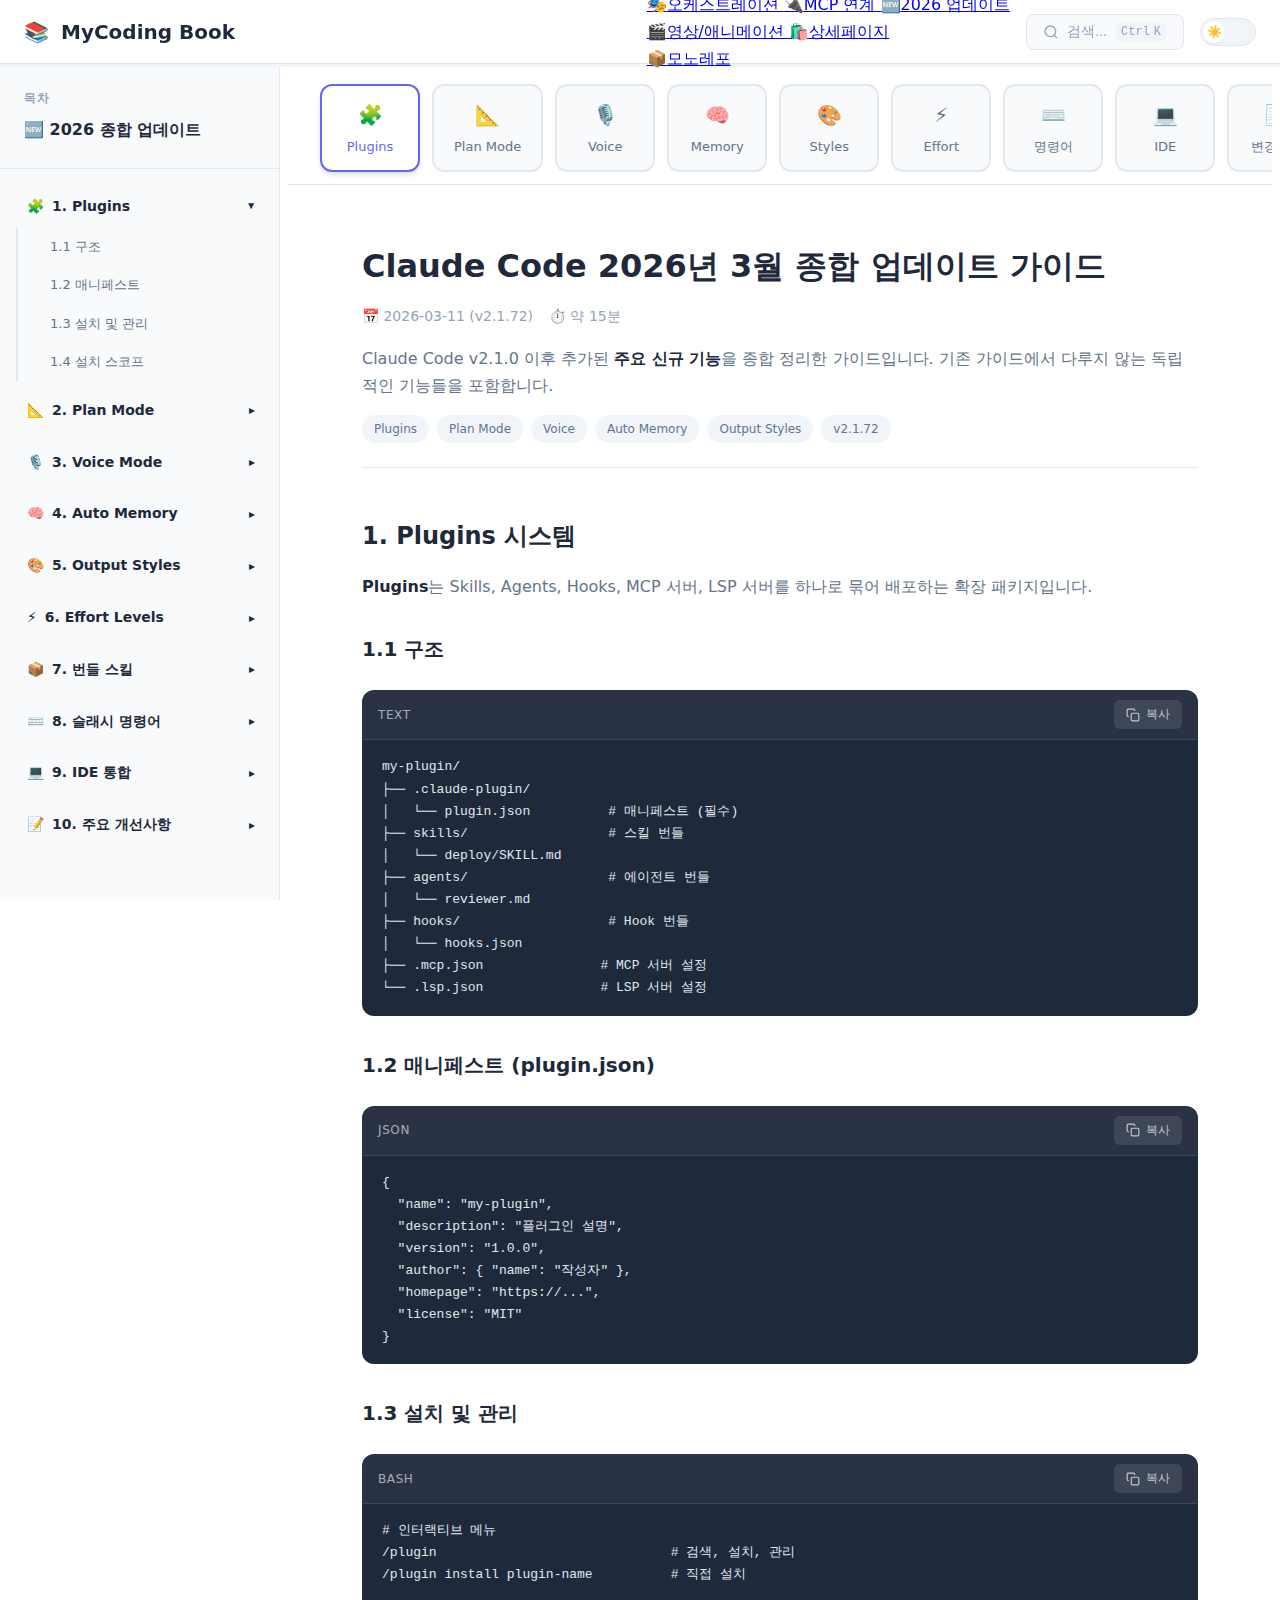
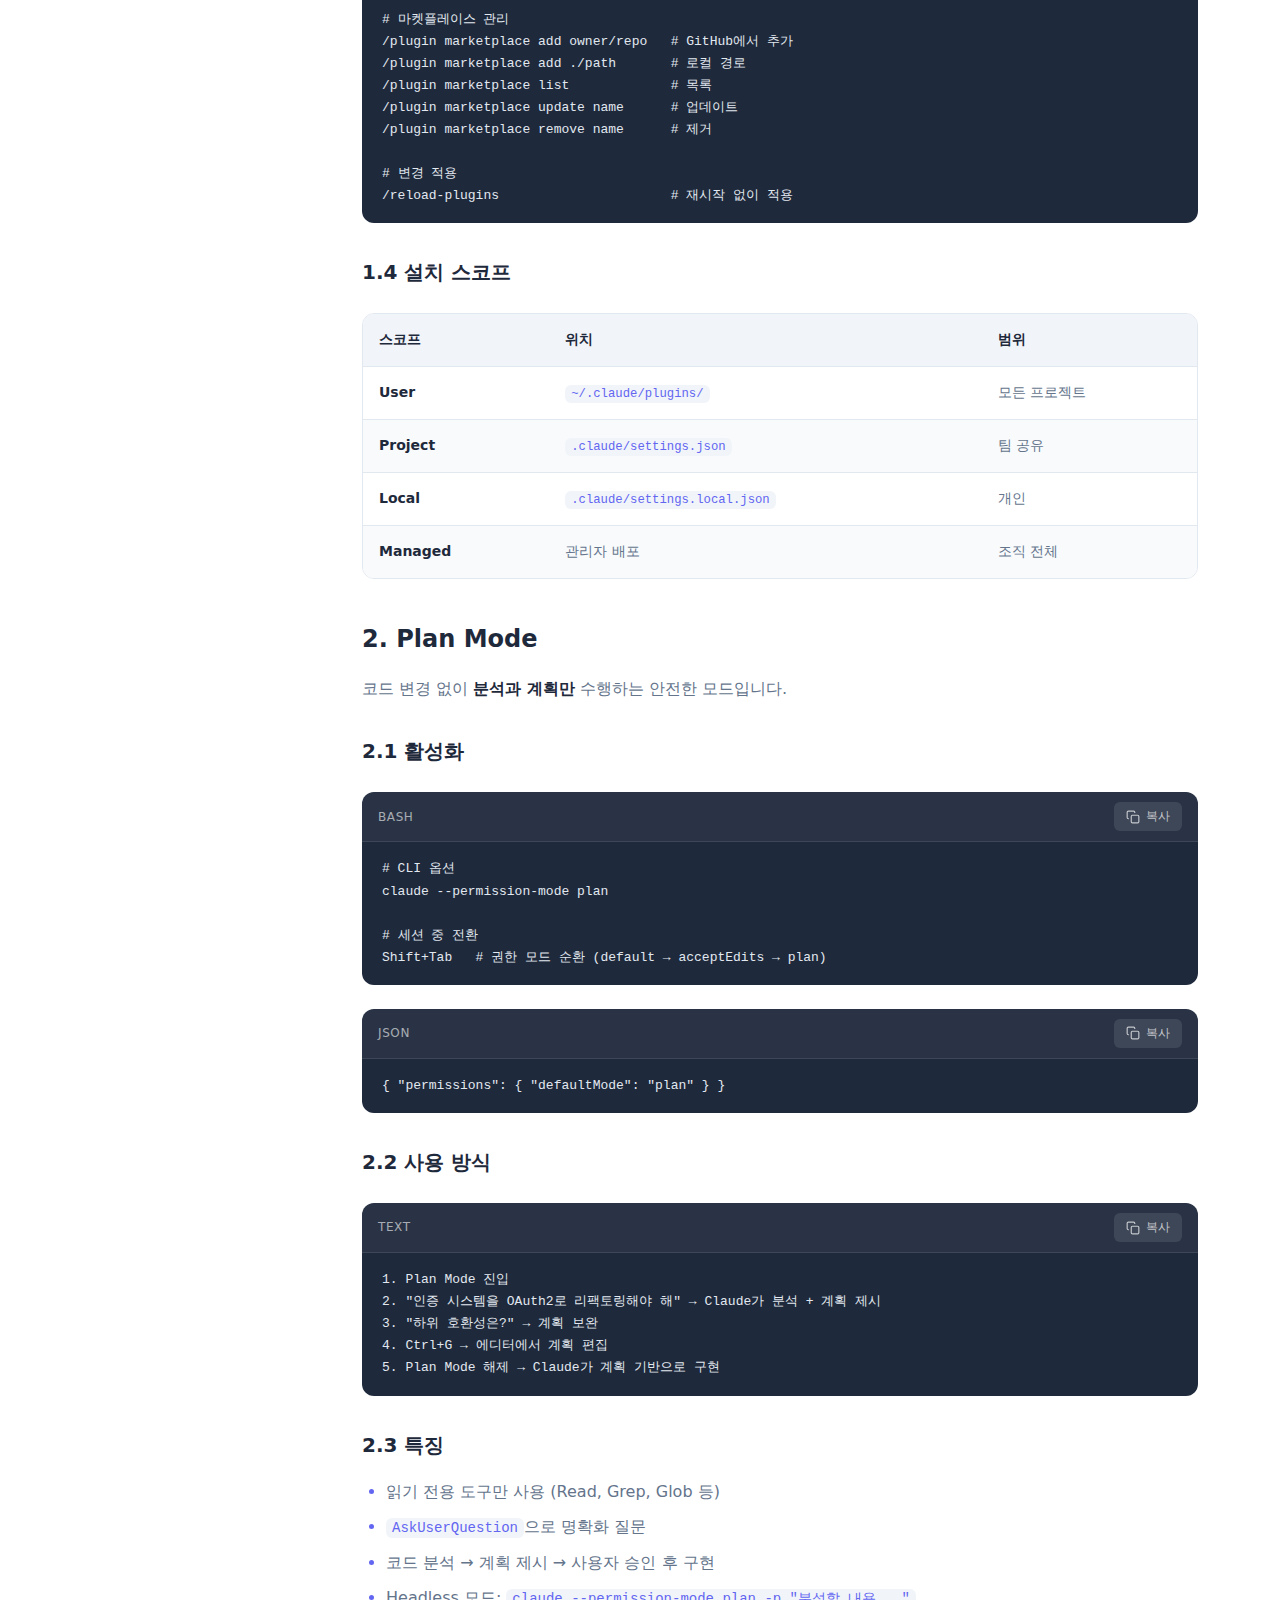
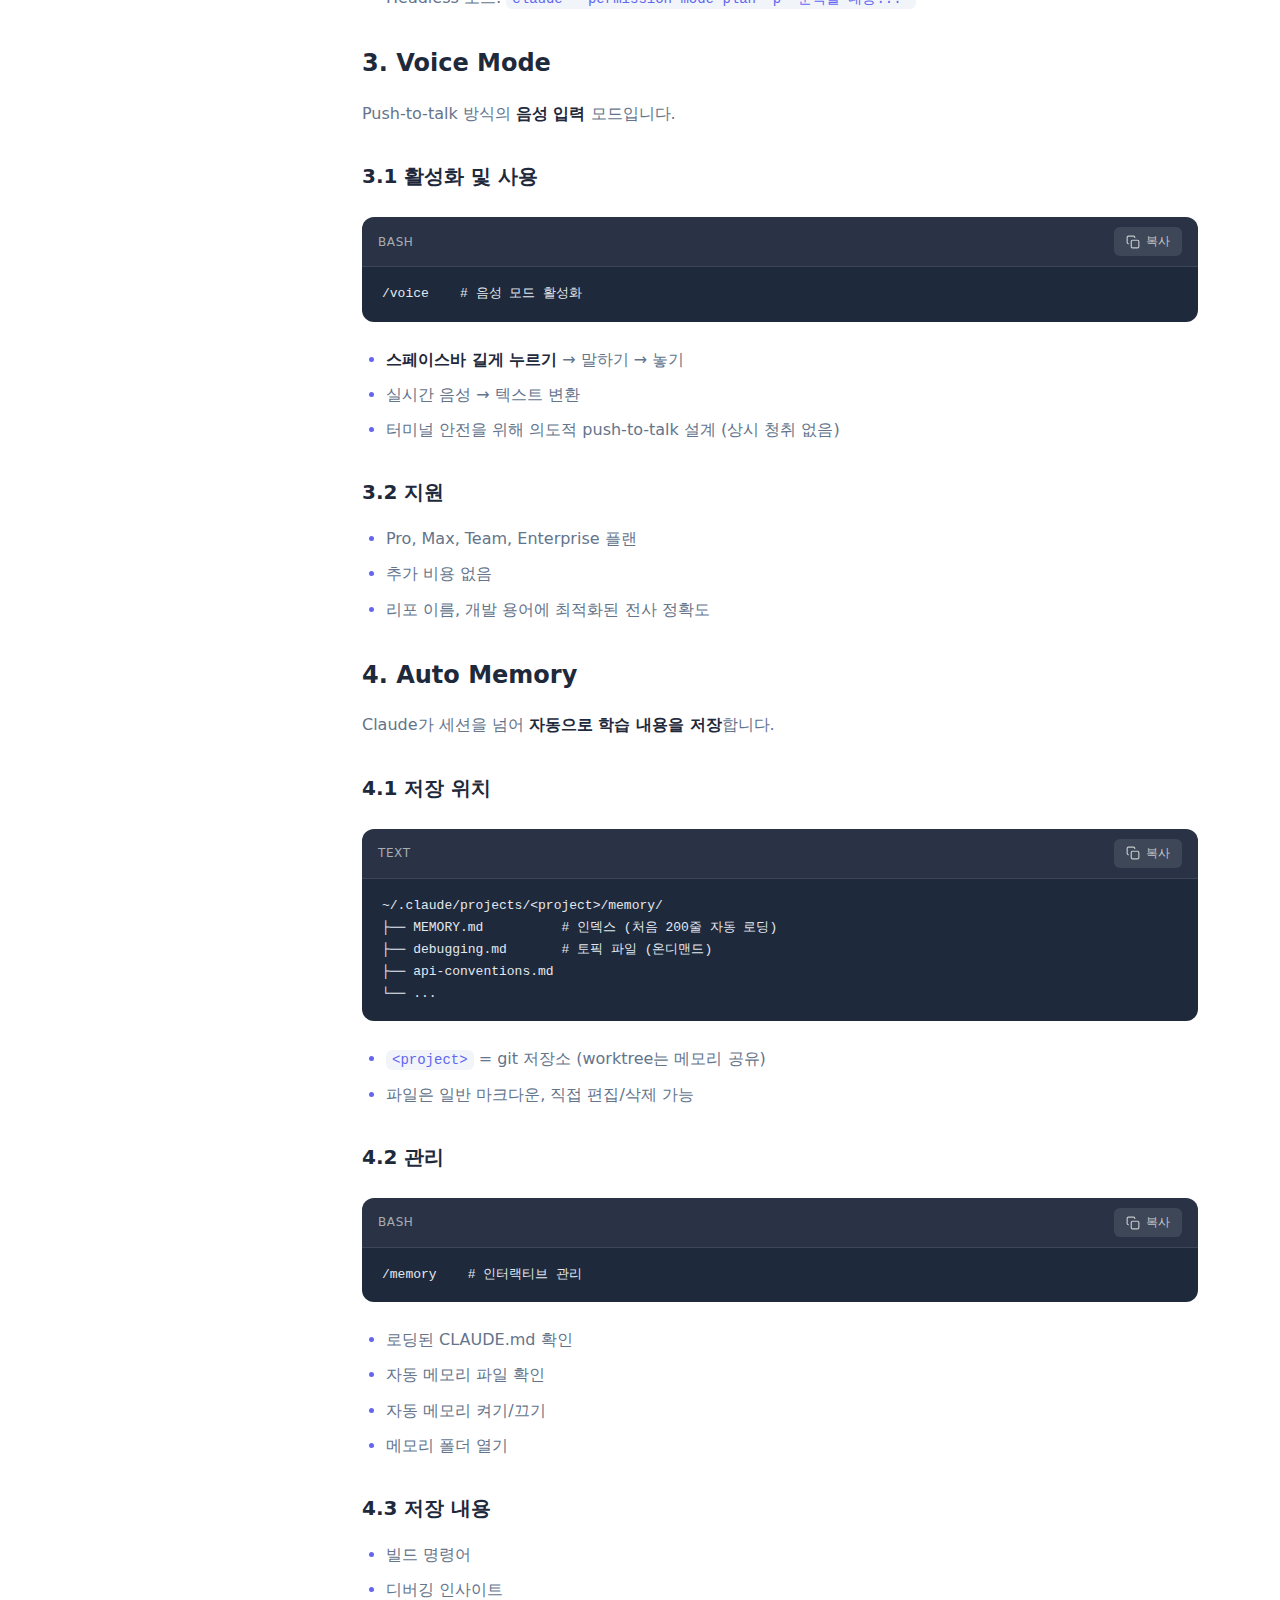
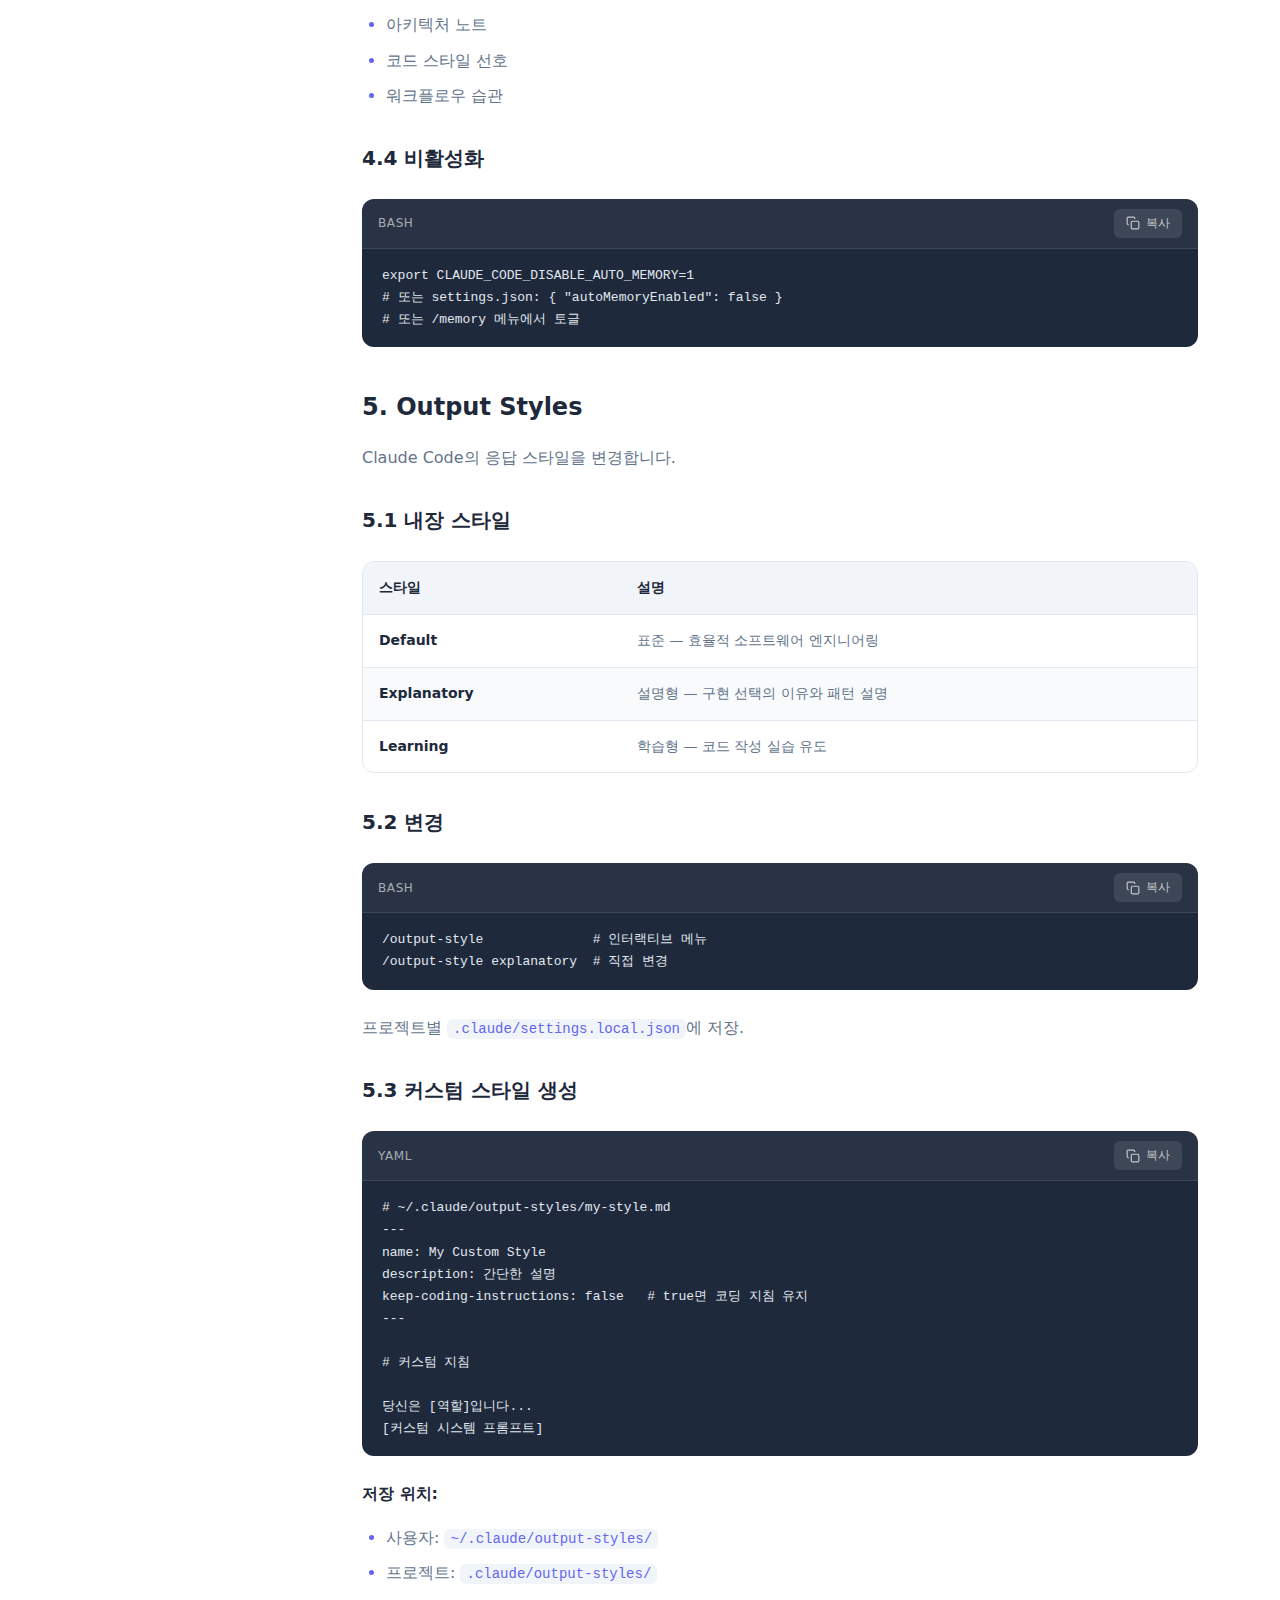
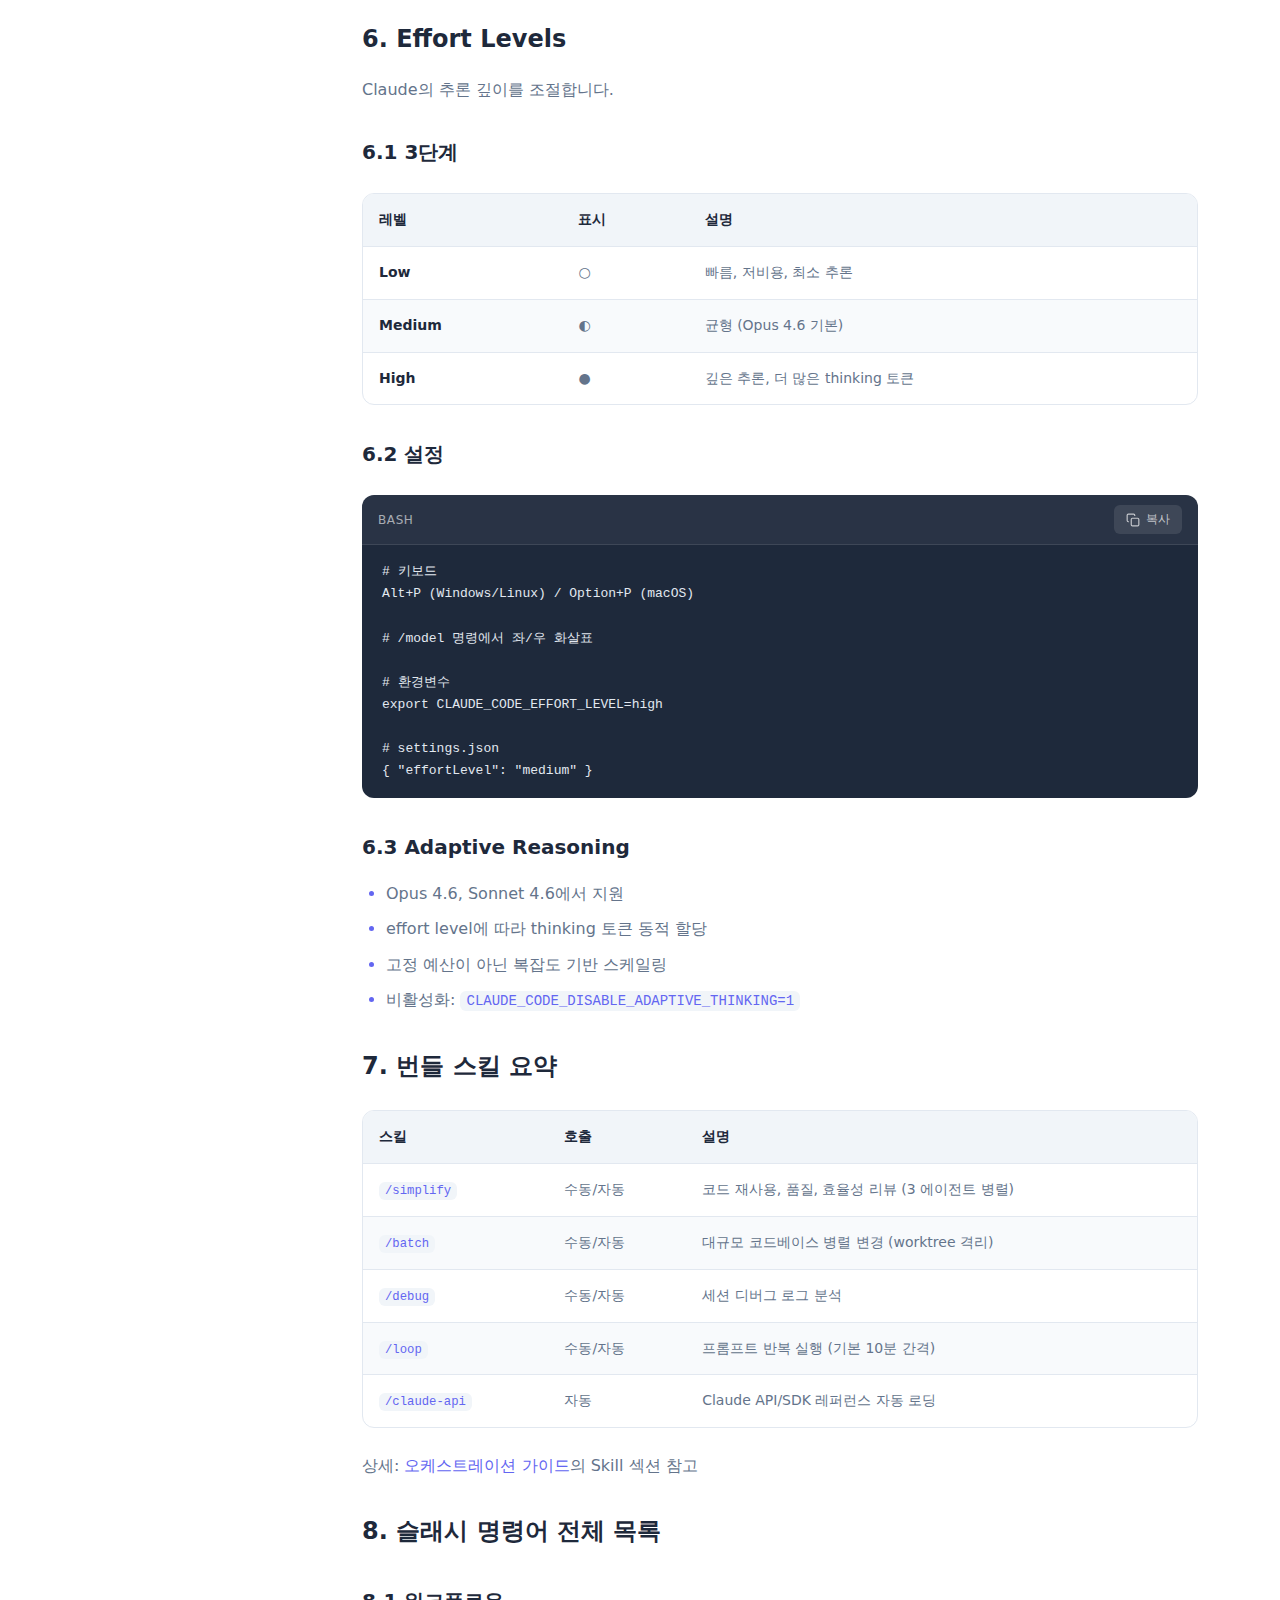
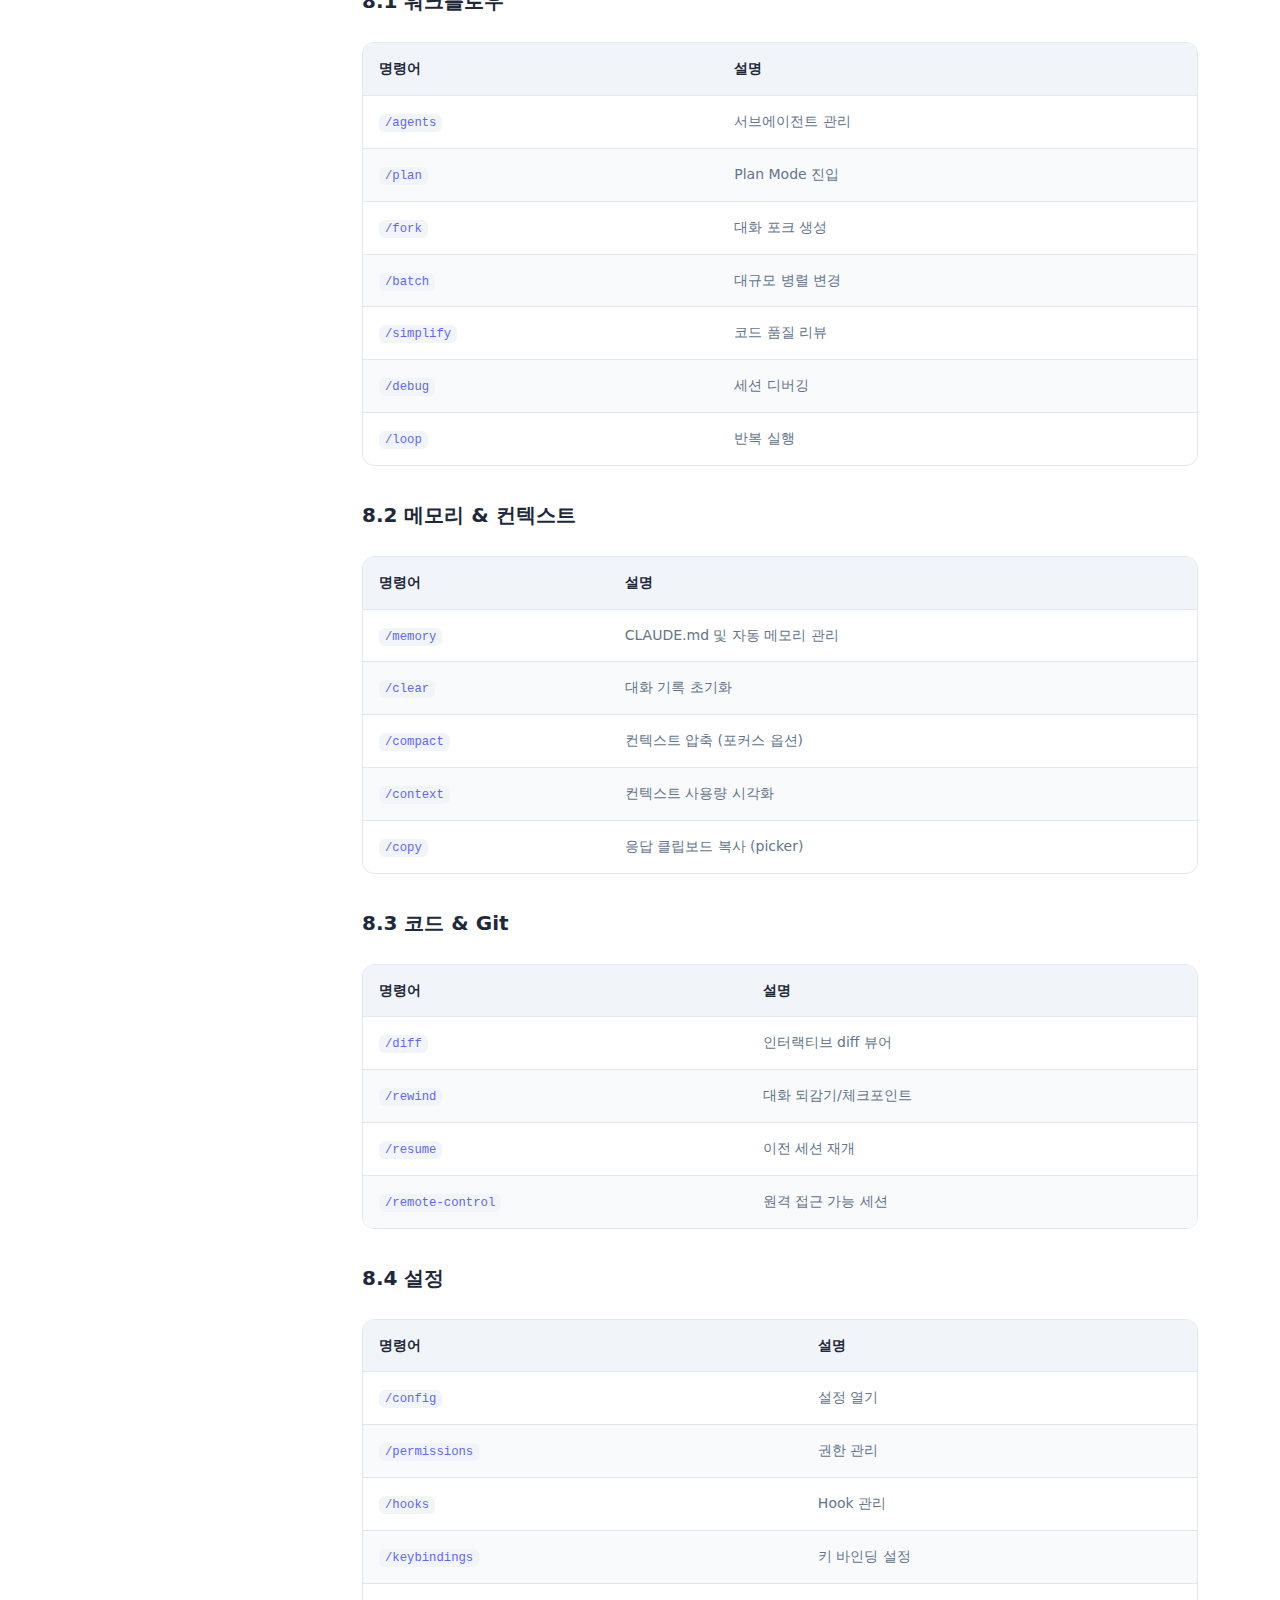
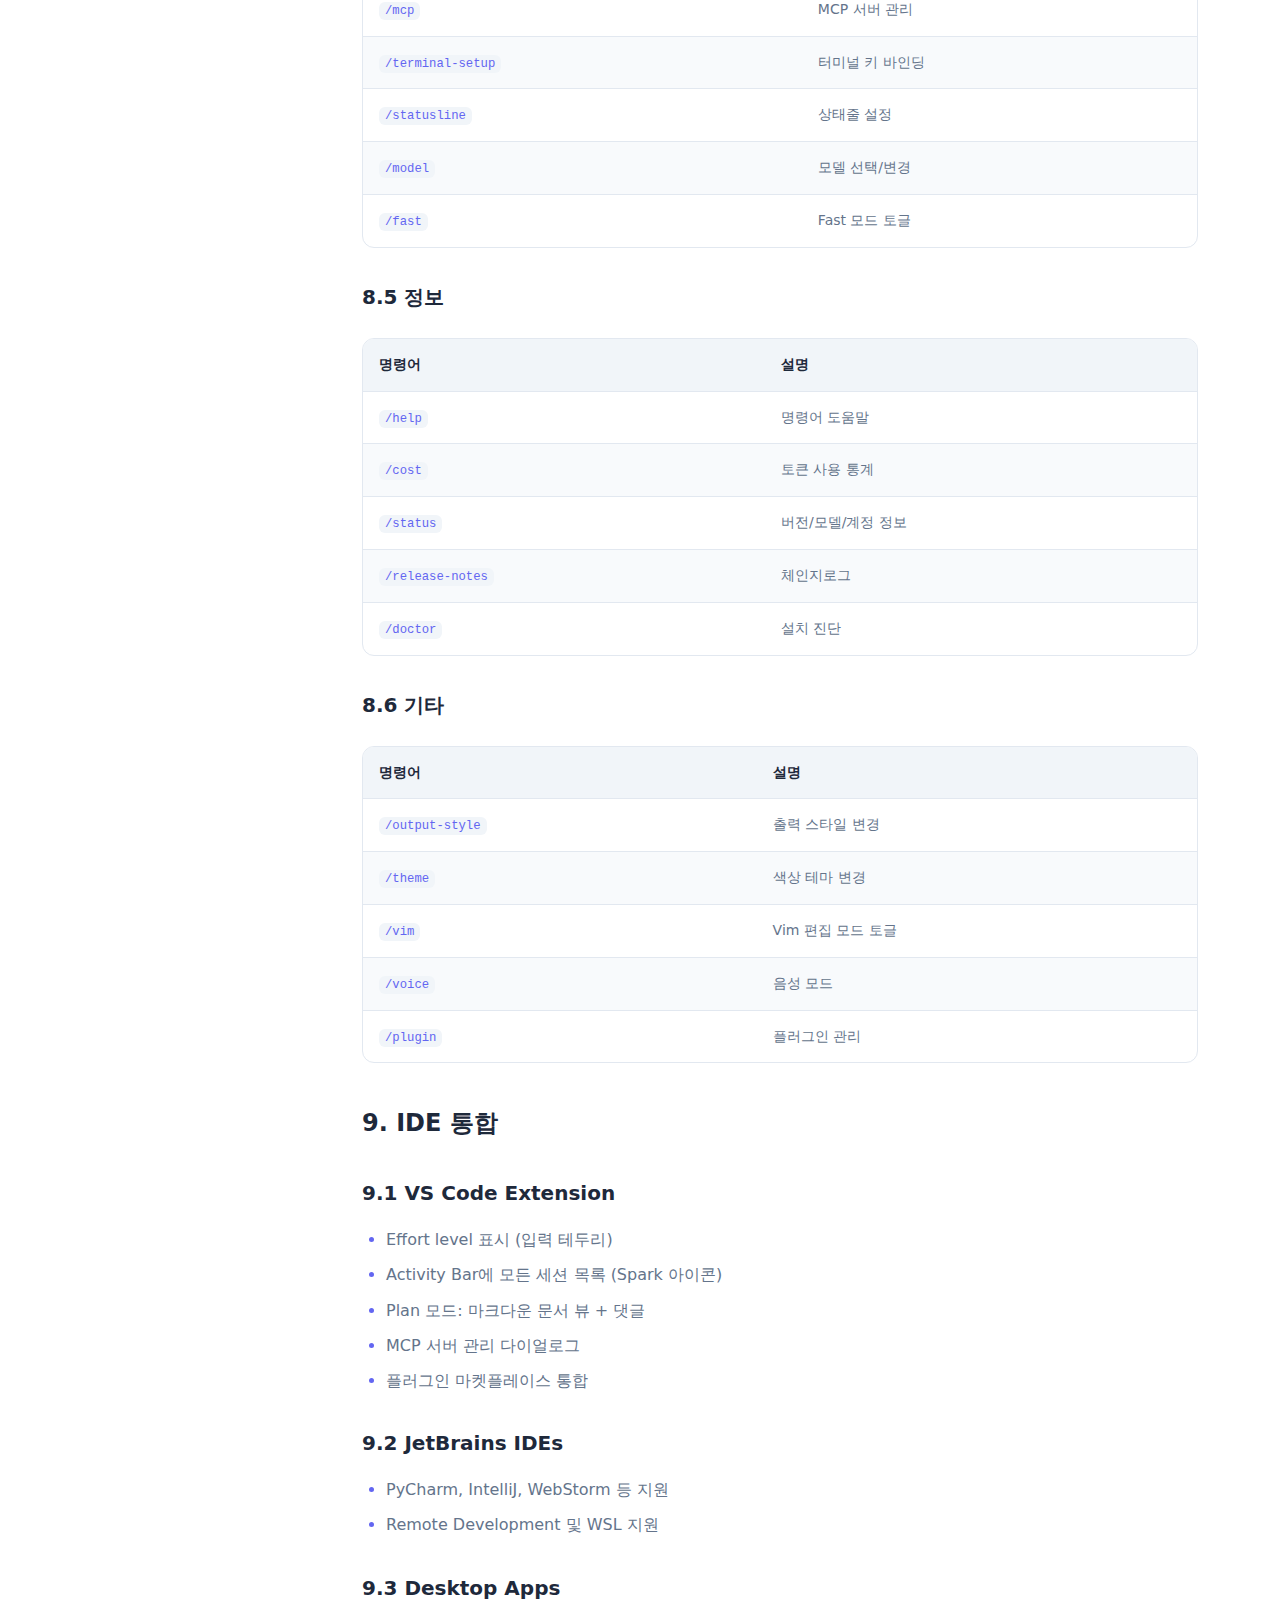
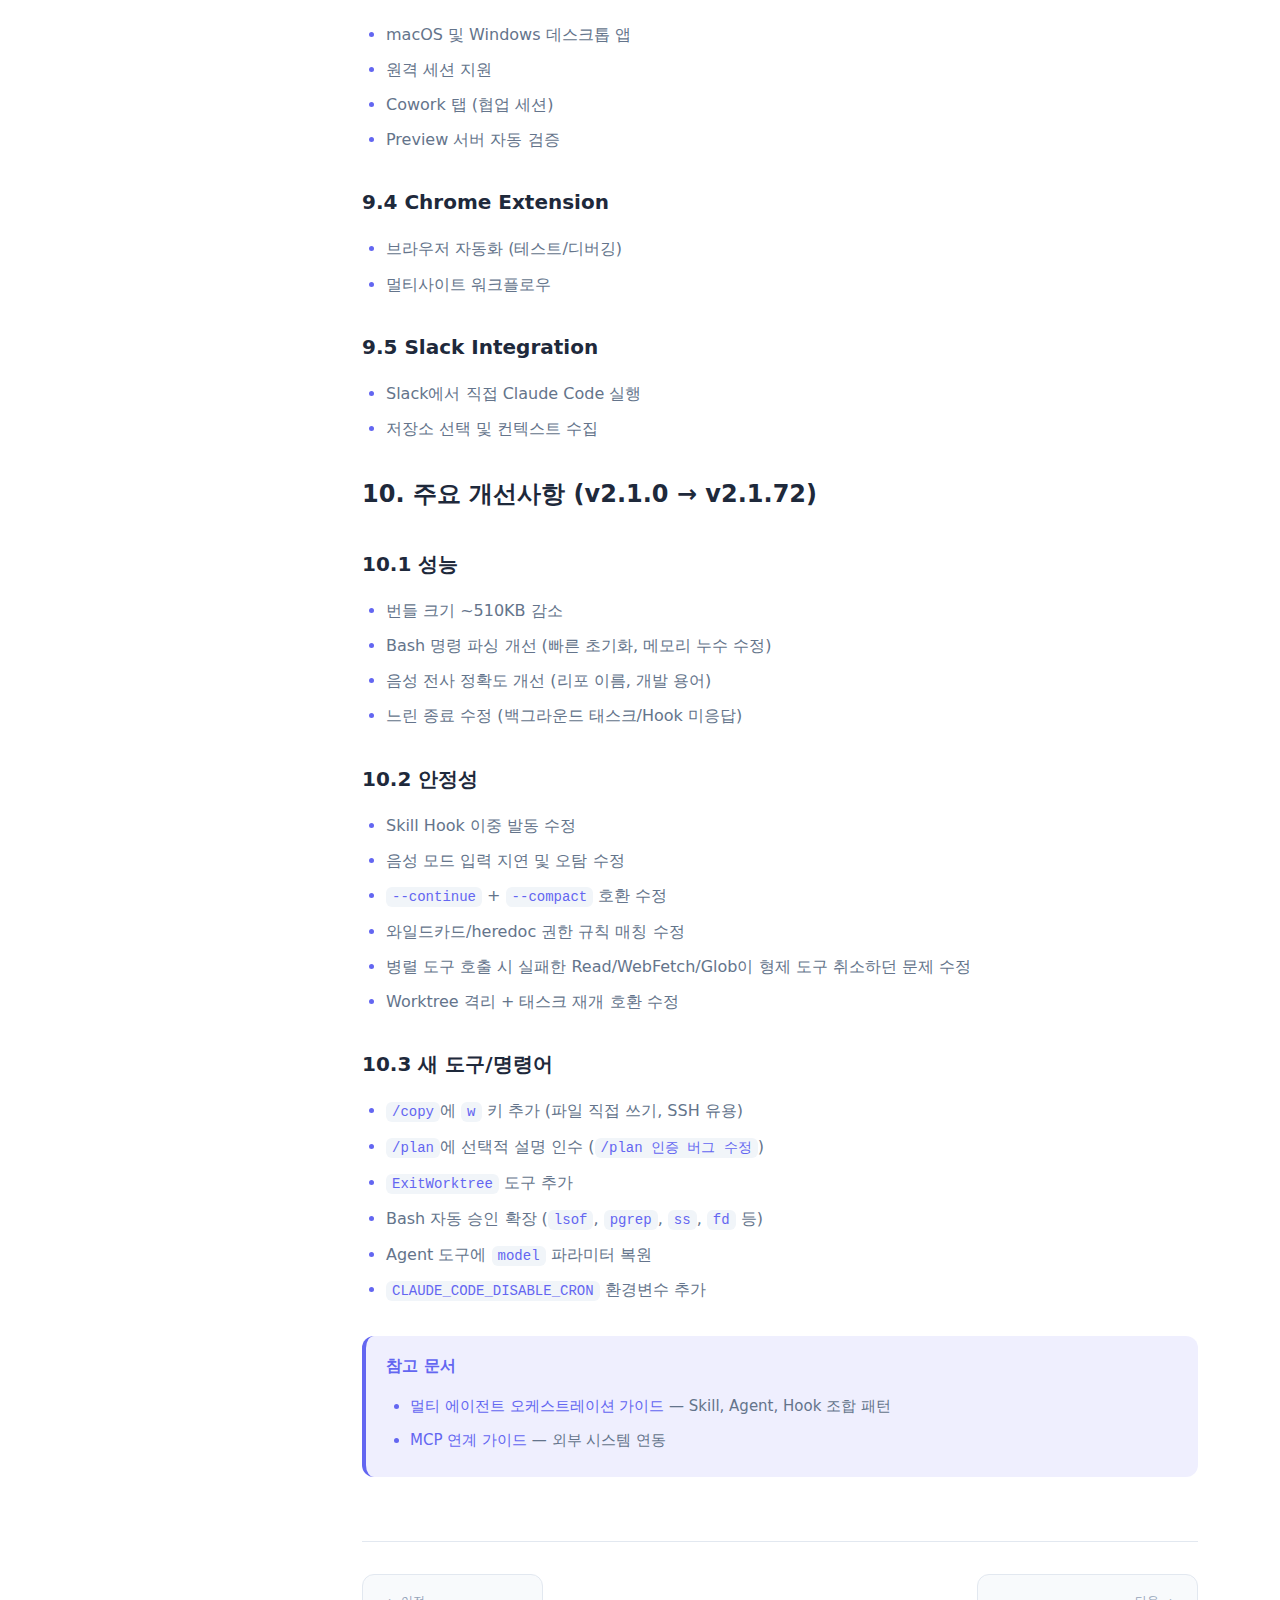
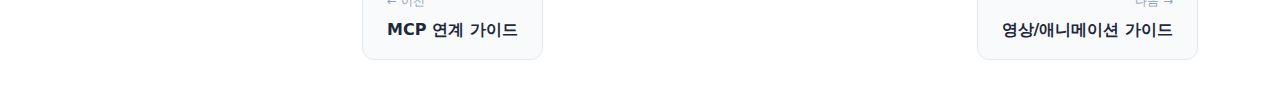
<file: update-2026.html>
<!DOCTYPE html>
<html lang="ko">
<head>
  <meta charset="UTF-8">
  <meta name="viewport" content="width=device-width, initial-scale=1.0, maximum-scale=5.0">
  <meta name="description" content="Claude Code v2.1.72 신규 기능 종합 가이드 - Plugins, Plan Mode, Voice Mode, Auto Memory, Output Styles, Effort Levels">
  <meta name="keywords" content="Claude Code, Plugins, Plan Mode, Voice Mode, Auto Memory, Output Styles, Effort Levels, v2.1.72">
  <meta name="theme-color" content="#6366f1">

  <meta name="apple-mobile-web-app-capable" content="yes">
  <meta name="apple-mobile-web-app-status-bar-style" content="default">

  <title>2026년 3월 종합 업데이트 - MyCoding Book</title>

  <!-- Fonts -->
  <link rel="preconnect" href="https://cdn.jsdelivr.net">
  <link rel="stylesheet" href="https://cdn.jsdelivr.net/gh/orioncactus/pretendard/dist/web/variable/pretendardvariable-dynamic-subset.css">
  <link rel="stylesheet" href="https://fonts.googleapis.com/css2?family=JetBrains+Mono:wght@400;500;600&display=swap">

  <!-- Prism.js -->
  <link rel="stylesheet" href="https://cdn.jsdelivr.net/npm/prismjs@1.29.0/themes/prism-tomorrow.min.css">

  <!-- Styles -->
  <link rel="stylesheet" href="assets/css/style.css">

  <!-- PWA Manifest -->
  <link rel="manifest" href="manifest.json">

  <!-- Icons -->
  <link rel="icon" href="data:image/svg+xml,<svg xmlns='http://www.w3.org/2000/svg' viewBox='0 0 100 100'><text y='.9em' font-size='90'>🆕</text></svg>">
  <link rel="icon" type="image/png" sizes="192x192" href="assets/icons/icon-192x192.png">
  <link rel="icon" type="image/png" sizes="512x512" href="assets/icons/icon-512x512.png">
  <link rel="apple-touch-icon" href="assets/icons/icon-192x192.png">
</head>
<body>
  <!-- Skip Link -->
  <a href="#main-content" class="skip-link">본문으로 건너뛰기</a>

  <!-- Header -->
  <header class="header">
    <div class="header-content">
      <a href="index.html" class="header-logo">
        <span>📚</span>
        <span>MyCoding Book</span>
      </a>

      <div class="header-actions">
        <!-- Navigation Tabs -->
        <nav class="nav-tabs" aria-label="가이드 탐색">
          <a href="orchestration.html" class="nav-tab">
            <span class="nav-tab-icon">🎭</span>오케스트레이션
          </a>
          <a href="mcp-guide.html" class="nav-tab">
            <span class="nav-tab-icon">🔌</span>MCP 연계
          </a>
          <a href="update-2026.html" class="nav-tab active">
            <span class="nav-tab-icon">🆕</span>2026 업데이트
          </a>
          <div class="nav-tab-divider"></div>
          <a href="video-animation.html" class="nav-tab">
            <span class="nav-tab-icon">🎬</span>영상/애니메이션
          </a>
          <a href="product-page.html" class="nav-tab">
            <span class="nav-tab-icon">🛍️</span>상세페이지
          </a>
          <div class="nav-tab-divider"></div>
          <a href="monorepo.html" class="nav-tab">
            <span class="nav-tab-icon">📦</span>모노레포
          </a>
        </nav>

        <!-- Mobile Menu Button -->
        <button class="mobile-menu-btn" aria-label="메뉴 열기">
          <svg width="24" height="24" viewBox="0 0 24 24" fill="none" stroke="currentColor" stroke-width="2">
            <line x1="3" y1="12" x2="21" y2="12"></line>
            <line x1="3" y1="6" x2="21" y2="6"></line>
            <line x1="3" y1="18" x2="21" y2="18"></line>
          </svg>
        </button>

        <!-- Search Button -->
        <button class="search-btn" aria-label="검색">
          <svg width="16" height="16" viewBox="0 0 24 24" fill="none" stroke="currentColor" stroke-width="2">
            <circle cx="11" cy="11" r="8"></circle>
            <path d="m21 21-4.35-4.35"></path>
          </svg>
          <span>검색...</span>
          <span class="search-kbd"><kbd>Ctrl</kbd><kbd>K</kbd></span>
        </button>

        <!-- Theme Toggle -->
        <button class="theme-toggle" aria-label="다크모드 전환">
          <span class="theme-toggle-thumb">☀️</span>
        </button>
      </div>
    </div>
  </header>

  <!-- Reading Progress -->
  <div class="reading-progress">
    <div class="reading-progress-bar"></div>
  </div>

  <!-- Sidebar Overlay (Mobile) -->
  <div class="sidebar-overlay"></div>

  <!-- Sidebar -->
  <aside class="sidebar" role="navigation" aria-label="목차">
    <button class="sidebar-close" aria-label="메뉴 닫기">
      <svg width="24" height="24" viewBox="0 0 24 24" fill="none" stroke="currentColor" stroke-width="2">
        <line x1="18" y1="6" x2="6" y2="18"></line>
        <line x1="6" y1="6" x2="18" y2="18"></line>
      </svg>
    </button>

    <div class="sidebar-header">
      <div class="sidebar-title">목차</div>
      <div class="sidebar-doc-title">🆕 2026 종합 업데이트</div>
    </div>

    <nav class="sidebar-nav">
      <!-- Section 1 -->
      <div class="sidebar-section expanded">
        <div class="sidebar-section-title" data-section="plugins" tabindex="0" role="button" aria-expanded="true">
          <span><span class="sidebar-section-icon">🧩</span>1. Plugins</span>
          <span class="sidebar-section-arrow">▸</span>
        </div>
        <div class="sidebar-items">
          <a href="#plugin-structure" class="sidebar-item">1.1 구조</a>
          <a href="#plugin-manifest" class="sidebar-item">1.2 매니페스트</a>
          <a href="#plugin-install" class="sidebar-item">1.3 설치 및 관리</a>
          <a href="#plugin-scope" class="sidebar-item">1.4 설치 스코프</a>
        </div>
      </div>

      <!-- Section 2 -->
      <div class="sidebar-section">
        <div class="sidebar-section-title" data-section="plan-mode" tabindex="0" role="button" aria-expanded="false">
          <span><span class="sidebar-section-icon">📐</span>2. Plan Mode</span>
          <span class="sidebar-section-arrow">▸</span>
        </div>
        <div class="sidebar-items">
          <a href="#plan-activate" class="sidebar-item">2.1 활성화</a>
          <a href="#plan-usage" class="sidebar-item">2.2 사용 방식</a>
          <a href="#plan-features" class="sidebar-item">2.3 특징</a>
        </div>
      </div>

      <!-- Section 3 -->
      <div class="sidebar-section">
        <div class="sidebar-section-title" data-section="voice-mode" tabindex="0" role="button" aria-expanded="false">
          <span><span class="sidebar-section-icon">🎙️</span>3. Voice Mode</span>
          <span class="sidebar-section-arrow">▸</span>
        </div>
        <div class="sidebar-items">
          <a href="#voice-activate" class="sidebar-item">3.1 활성화 및 사용</a>
          <a href="#voice-support" class="sidebar-item">3.2 지원</a>
        </div>
      </div>

      <!-- Section 4 -->
      <div class="sidebar-section">
        <div class="sidebar-section-title" data-section="auto-memory" tabindex="0" role="button" aria-expanded="false">
          <span><span class="sidebar-section-icon">🧠</span>4. Auto Memory</span>
          <span class="sidebar-section-arrow">▸</span>
        </div>
        <div class="sidebar-items">
          <a href="#memory-location" class="sidebar-item">4.1 저장 위치</a>
          <a href="#memory-manage" class="sidebar-item">4.2 관리</a>
          <a href="#memory-contents" class="sidebar-item">4.3 저장 내용</a>
          <a href="#memory-disable" class="sidebar-item">4.4 비활성화</a>
        </div>
      </div>

      <!-- Section 5 -->
      <div class="sidebar-section">
        <div class="sidebar-section-title" data-section="output-styles" tabindex="0" role="button" aria-expanded="false">
          <span><span class="sidebar-section-icon">🎨</span>5. Output Styles</span>
          <span class="sidebar-section-arrow">▸</span>
        </div>
        <div class="sidebar-items">
          <a href="#style-builtin" class="sidebar-item">5.1 내장 스타일</a>
          <a href="#style-change" class="sidebar-item">5.2 변경</a>
          <a href="#style-custom" class="sidebar-item">5.3 커스텀 스타일</a>
        </div>
      </div>

      <!-- Section 6 -->
      <div class="sidebar-section">
        <div class="sidebar-section-title" data-section="effort-levels" tabindex="0" role="button" aria-expanded="false">
          <span><span class="sidebar-section-icon">⚡</span>6. Effort Levels</span>
          <span class="sidebar-section-arrow">▸</span>
        </div>
        <div class="sidebar-items">
          <a href="#effort-levels" class="sidebar-item">6.1 3단계</a>
          <a href="#effort-settings" class="sidebar-item">6.2 설정</a>
          <a href="#effort-adaptive" class="sidebar-item">6.3 Adaptive Reasoning</a>
        </div>
      </div>

      <!-- Section 7 -->
      <div class="sidebar-section">
        <div class="sidebar-section-title" data-section="bundle-skills" tabindex="0" role="button" aria-expanded="false">
          <span><span class="sidebar-section-icon">📦</span>7. 번들 스킬</span>
          <span class="sidebar-section-arrow">▸</span>
        </div>
        <div class="sidebar-items">
          <a href="#bundle-skills-table" class="sidebar-item">7.1 스킬 요약</a>
        </div>
      </div>

      <!-- Section 8 -->
      <div class="sidebar-section">
        <div class="sidebar-section-title" data-section="slash-commands" tabindex="0" role="button" aria-expanded="false">
          <span><span class="sidebar-section-icon">⌨️</span>8. 슬래시 명령어</span>
          <span class="sidebar-section-arrow">▸</span>
        </div>
        <div class="sidebar-items">
          <a href="#cmd-workflow" class="sidebar-item">8.1 워크플로우</a>
          <a href="#cmd-memory" class="sidebar-item">8.2 메모리 & 컨텍스트</a>
          <a href="#cmd-code" class="sidebar-item">8.3 코드 & Git</a>
          <a href="#cmd-settings" class="sidebar-item">8.4 설정</a>
          <a href="#cmd-info" class="sidebar-item">8.5 정보</a>
          <a href="#cmd-etc" class="sidebar-item">8.6 기타</a>
        </div>
      </div>

      <!-- Section 9 -->
      <div class="sidebar-section">
        <div class="sidebar-section-title" data-section="ide" tabindex="0" role="button" aria-expanded="false">
          <span><span class="sidebar-section-icon">💻</span>9. IDE 통합</span>
          <span class="sidebar-section-arrow">▸</span>
        </div>
        <div class="sidebar-items">
          <a href="#ide-vscode" class="sidebar-item">9.1 VS Code Extension</a>
          <a href="#ide-jetbrains" class="sidebar-item">9.2 JetBrains IDEs</a>
          <a href="#ide-desktop" class="sidebar-item">9.3 Desktop Apps</a>
          <a href="#ide-chrome" class="sidebar-item">9.4 Chrome Extension</a>
          <a href="#ide-slack" class="sidebar-item">9.5 Slack Integration</a>
        </div>
      </div>

      <!-- Section 10 -->
      <div class="sidebar-section">
        <div class="sidebar-section-title" data-section="changelog" tabindex="0" role="button" aria-expanded="false">
          <span><span class="sidebar-section-icon">📝</span>10. 주요 개선사항</span>
          <span class="sidebar-section-arrow">▸</span>
        </div>
        <div class="sidebar-items">
          <a href="#changelog-perf" class="sidebar-item">10.1 성능</a>
          <a href="#changelog-stability" class="sidebar-item">10.2 안정성</a>
          <a href="#changelog-new" class="sidebar-item">10.3 새 도구/명령어</a>
        </div>
      </div>
    </nav>
  </aside>

  <!-- Main Content -->
  <main class="main" id="main-content">
    <!-- Card Tabs -->
    <div class="card-tabs-wrapper">
      <div class="card-tabs" role="tablist" aria-label="섹션 탭">
        <a href="#plugins" class="card-tab active" data-section="plugins" role="tab" aria-selected="true" tabindex="0">
          <span class="card-tab-icon">🧩</span>
          <span class="card-tab-title">Plugins</span>
        </a>
        <a href="#plan-mode" class="card-tab" data-section="plan-mode" role="tab" aria-selected="false" tabindex="-1">
          <span class="card-tab-icon">📐</span>
          <span class="card-tab-title">Plan Mode</span>
        </a>
        <a href="#voice-mode" class="card-tab" data-section="voice-mode" role="tab" aria-selected="false" tabindex="-1">
          <span class="card-tab-icon">🎙️</span>
          <span class="card-tab-title">Voice</span>
        </a>
        <a href="#auto-memory" class="card-tab" data-section="auto-memory" role="tab" aria-selected="false" tabindex="-1">
          <span class="card-tab-icon">🧠</span>
          <span class="card-tab-title">Memory</span>
        </a>
        <a href="#output-styles" class="card-tab" data-section="output-styles" role="tab" aria-selected="false" tabindex="-1">
          <span class="card-tab-icon">🎨</span>
          <span class="card-tab-title">Styles</span>
        </a>
        <a href="#effort-levels-section" class="card-tab" data-section="effort-levels" role="tab" aria-selected="false" tabindex="-1">
          <span class="card-tab-icon">⚡</span>
          <span class="card-tab-title">Effort</span>
        </a>
        <a href="#slash-commands" class="card-tab" data-section="slash-commands" role="tab" aria-selected="false" tabindex="-1">
          <span class="card-tab-icon">⌨️</span>
          <span class="card-tab-title">명령어</span>
        </a>
        <a href="#ide" class="card-tab" data-section="ide" role="tab" aria-selected="false" tabindex="-1">
          <span class="card-tab-icon">💻</span>
          <span class="card-tab-title">IDE</span>
        </a>
        <a href="#changelog" class="card-tab" data-section="changelog" role="tab" aria-selected="false" tabindex="-1">
          <span class="card-tab-icon">📝</span>
          <span class="card-tab-title">변경사항</span>
        </a>
      </div>
    </div>

    <!-- Content -->
    <div class="content">
      <!-- Header -->
      <header class="content-header">
        <h1 class="content-title">Claude Code 2026년 3월 종합 업데이트 가이드</h1>
        <div class="content-meta">
          <span class="content-meta-item">📅 2026-03-11 (v2.1.72)</span>
          <span class="content-meta-item">⏱️ 약 15분</span>
        </div>
        <p style="margin-top: 1rem; color: var(--color-text-secondary);">
          Claude Code v2.1.0 이후 추가된 <strong>주요 신규 기능</strong>을 종합 정리한 가이드입니다. 기존 가이드에서 다루지 않는 독립적인 기능들을 포함합니다.
        </p>
        <div class="content-tags">
          <span class="content-tag">Plugins</span>
          <span class="content-tag">Plan Mode</span>
          <span class="content-tag">Voice</span>
          <span class="content-tag">Auto Memory</span>
          <span class="content-tag">Output Styles</span>
          <span class="content-tag">v2.1.72</span>
        </div>
      </header>

      <!-- Section 1: Plugins 시스템 -->
      <section id="plugins">
        <h2>1. Plugins 시스템</h2>
        <p><strong>Plugins</strong>는 Skills, Agents, Hooks, MCP 서버, LSP 서버를 하나로 묶어 배포하는 확장 패키지입니다.</p>

        <h3 id="plugin-structure">1.1 구조</h3>
        <div class="code-block-wrapper">
          <div class="code-block-header">
            <span class="code-block-lang">text</span>
            <div class="code-block-actions">
              <button class="code-copy-btn" aria-label="코드 복사">
                <svg width="14" height="14" viewBox="0 0 24 24" fill="none" stroke="currentColor" stroke-width="2"><rect x="9" y="9" width="13" height="13" rx="2" ry="2"></rect><path d="M5 15H4a2 2 0 0 1-2-2V4a2 2 0 0 1 2-2h9a2 2 0 0 1 2 2v1"></path></svg>
                복사
              </button>
            </div>
          </div>
          <pre><code>my-plugin/
├── .claude-plugin/
│   └── plugin.json          # 매니페스트 (필수)
├── skills/                  # 스킬 번들
│   └── deploy/SKILL.md
├── agents/                  # 에이전트 번들
│   └── reviewer.md
├── hooks/                   # Hook 번들
│   └── hooks.json
├── .mcp.json               # MCP 서버 설정
└── .lsp.json               # LSP 서버 설정</code></pre>
        </div>

        <h3 id="plugin-manifest">1.2 매니페스트 (plugin.json)</h3>
        <div class="code-block-wrapper">
          <div class="code-block-header">
            <span class="code-block-lang">json</span>
            <div class="code-block-actions">
              <button class="code-copy-btn" aria-label="코드 복사">
                <svg width="14" height="14" viewBox="0 0 24 24" fill="none" stroke="currentColor" stroke-width="2"><rect x="9" y="9" width="13" height="13" rx="2" ry="2"></rect><path d="M5 15H4a2 2 0 0 1-2-2V4a2 2 0 0 1 2-2h9a2 2 0 0 1 2 2v1"></path></svg>
                복사
              </button>
            </div>
          </div>
          <pre><code class="language-json">{
  "name": "my-plugin",
  "description": "플러그인 설명",
  "version": "1.0.0",
  "author": { "name": "작성자" },
  "homepage": "https://...",
  "license": "MIT"
}</code></pre>
        </div>

        <h3 id="plugin-install">1.3 설치 및 관리</h3>
        <div class="code-block-wrapper">
          <div class="code-block-header">
            <span class="code-block-lang">bash</span>
            <div class="code-block-actions">
              <button class="code-copy-btn" aria-label="코드 복사">
                <svg width="14" height="14" viewBox="0 0 24 24" fill="none" stroke="currentColor" stroke-width="2"><rect x="9" y="9" width="13" height="13" rx="2" ry="2"></rect><path d="M5 15H4a2 2 0 0 1-2-2V4a2 2 0 0 1 2-2h9a2 2 0 0 1 2 2v1"></path></svg>
                복사
              </button>
            </div>
          </div>
          <pre><code class="language-bash"># 인터랙티브 메뉴
/plugin                              # 검색, 설치, 관리
/plugin install plugin-name          # 직접 설치

# 마켓플레이스 관리
/plugin marketplace add owner/repo   # GitHub에서 추가
/plugin marketplace add ./path       # 로컬 경로
/plugin marketplace list             # 목록
/plugin marketplace update name      # 업데이트
/plugin marketplace remove name      # 제거

# 변경 적용
/reload-plugins                      # 재시작 없이 적용</code></pre>
        </div>

        <h3 id="plugin-scope">1.4 설치 스코프</h3>
        <div class="table-wrapper">
          <table>
            <thead>
              <tr>
                <th>스코프</th>
                <th>위치</th>
                <th>범위</th>
              </tr>
            </thead>
            <tbody>
              <tr>
                <td><strong>User</strong></td>
                <td><code>~/.claude/plugins/</code></td>
                <td>모든 프로젝트</td>
              </tr>
              <tr>
                <td><strong>Project</strong></td>
                <td><code>.claude/settings.json</code></td>
                <td>팀 공유</td>
              </tr>
              <tr>
                <td><strong>Local</strong></td>
                <td><code>.claude/settings.local.json</code></td>
                <td>개인</td>
              </tr>
              <tr>
                <td><strong>Managed</strong></td>
                <td>관리자 배포</td>
                <td>조직 전체</td>
              </tr>
            </tbody>
          </table>
        </div>
      </section>

      <!-- Section 2: Plan Mode -->
      <section id="plan-mode">
        <h2>2. Plan Mode</h2>
        <p>코드 변경 없이 <strong>분석과 계획만</strong> 수행하는 안전한 모드입니다.</p>

        <h3 id="plan-activate">2.1 활성화</h3>
        <div class="code-block-wrapper">
          <div class="code-block-header">
            <span class="code-block-lang">bash</span>
            <div class="code-block-actions">
              <button class="code-copy-btn" aria-label="코드 복사">
                <svg width="14" height="14" viewBox="0 0 24 24" fill="none" stroke="currentColor" stroke-width="2"><rect x="9" y="9" width="13" height="13" rx="2" ry="2"></rect><path d="M5 15H4a2 2 0 0 1-2-2V4a2 2 0 0 1 2-2h9a2 2 0 0 1 2 2v1"></path></svg>
                복사
              </button>
            </div>
          </div>
          <pre><code class="language-bash"># CLI 옵션
claude --permission-mode plan

# 세션 중 전환
Shift+Tab   # 권한 모드 순환 (default → acceptEdits → plan)</code></pre>
        </div>

        <div class="code-block-wrapper">
          <div class="code-block-header">
            <span class="code-block-lang">json</span>
            <div class="code-block-actions">
              <button class="code-copy-btn" aria-label="코드 복사">
                <svg width="14" height="14" viewBox="0 0 24 24" fill="none" stroke="currentColor" stroke-width="2"><rect x="9" y="9" width="13" height="13" rx="2" ry="2"></rect><path d="M5 15H4a2 2 0 0 1-2-2V4a2 2 0 0 1 2-2h9a2 2 0 0 1 2 2v1"></path></svg>
                복사
              </button>
            </div>
          </div>
          <pre><code class="language-json">{ "permissions": { "defaultMode": "plan" } }</code></pre>
        </div>

        <h3 id="plan-usage">2.2 사용 방식</h3>
        <div class="code-block-wrapper">
          <div class="code-block-header">
            <span class="code-block-lang">text</span>
            <div class="code-block-actions">
              <button class="code-copy-btn" aria-label="코드 복사">
                <svg width="14" height="14" viewBox="0 0 24 24" fill="none" stroke="currentColor" stroke-width="2"><rect x="9" y="9" width="13" height="13" rx="2" ry="2"></rect><path d="M5 15H4a2 2 0 0 1-2-2V4a2 2 0 0 1 2-2h9a2 2 0 0 1 2 2v1"></path></svg>
                복사
              </button>
            </div>
          </div>
          <pre><code>1. Plan Mode 진입
2. "인증 시스템을 OAuth2로 리팩토링해야 해" → Claude가 분석 + 계획 제시
3. "하위 호환성은?" → 계획 보완
4. Ctrl+G → 에디터에서 계획 편집
5. Plan Mode 해제 → Claude가 계획 기반으로 구현</code></pre>
        </div>

        <h3 id="plan-features">2.3 특징</h3>
        <ul>
          <li>읽기 전용 도구만 사용 (Read, Grep, Glob 등)</li>
          <li><code>AskUserQuestion</code>으로 명확화 질문</li>
          <li>코드 분석 → 계획 제시 → 사용자 승인 후 구현</li>
          <li>Headless 모드: <code>claude --permission-mode plan -p "분석할 내용..."</code></li>
        </ul>
      </section>

      <!-- Section 3: Voice Mode -->
      <section id="voice-mode">
        <h2>3. Voice Mode</h2>
        <p>Push-to-talk 방식의 <strong>음성 입력</strong> 모드입니다.</p>

        <h3 id="voice-activate">3.1 활성화 및 사용</h3>
        <div class="code-block-wrapper">
          <div class="code-block-header">
            <span class="code-block-lang">bash</span>
            <div class="code-block-actions">
              <button class="code-copy-btn" aria-label="코드 복사">
                <svg width="14" height="14" viewBox="0 0 24 24" fill="none" stroke="currentColor" stroke-width="2"><rect x="9" y="9" width="13" height="13" rx="2" ry="2"></rect><path d="M5 15H4a2 2 0 0 1-2-2V4a2 2 0 0 1 2-2h9a2 2 0 0 1 2 2v1"></path></svg>
                복사
              </button>
            </div>
          </div>
          <pre><code class="language-bash">/voice    # 음성 모드 활성화</code></pre>
        </div>
        <ul>
          <li><strong>스페이스바 길게 누르기</strong> → 말하기 → 놓기</li>
          <li>실시간 음성 → 텍스트 변환</li>
          <li>터미널 안전을 위해 의도적 push-to-talk 설계 (상시 청취 없음)</li>
        </ul>

        <h3 id="voice-support">3.2 지원</h3>
        <ul>
          <li>Pro, Max, Team, Enterprise 플랜</li>
          <li>추가 비용 없음</li>
          <li>리포 이름, 개발 용어에 최적화된 전사 정확도</li>
        </ul>
      </section>

      <!-- Section 4: Auto Memory -->
      <section id="auto-memory">
        <h2>4. Auto Memory</h2>
        <p>Claude가 세션을 넘어 <strong>자동으로 학습 내용을 저장</strong>합니다.</p>

        <h3 id="memory-location">4.1 저장 위치</h3>
        <div class="code-block-wrapper">
          <div class="code-block-header">
            <span class="code-block-lang">text</span>
            <div class="code-block-actions">
              <button class="code-copy-btn" aria-label="코드 복사">
                <svg width="14" height="14" viewBox="0 0 24 24" fill="none" stroke="currentColor" stroke-width="2"><rect x="9" y="9" width="13" height="13" rx="2" ry="2"></rect><path d="M5 15H4a2 2 0 0 1-2-2V4a2 2 0 0 1 2-2h9a2 2 0 0 1 2 2v1"></path></svg>
                복사
              </button>
            </div>
          </div>
          <pre><code>~/.claude/projects/&lt;project&gt;/memory/
├── MEMORY.md          # 인덱스 (처음 200줄 자동 로딩)
├── debugging.md       # 토픽 파일 (온디맨드)
├── api-conventions.md
└── ...</code></pre>
        </div>
        <ul>
          <li><code>&lt;project&gt;</code> = git 저장소 (worktree는 메모리 공유)</li>
          <li>파일은 일반 마크다운, 직접 편집/삭제 가능</li>
        </ul>

        <h3 id="memory-manage">4.2 관리</h3>
        <div class="code-block-wrapper">
          <div class="code-block-header">
            <span class="code-block-lang">bash</span>
            <div class="code-block-actions">
              <button class="code-copy-btn" aria-label="코드 복사">
                <svg width="14" height="14" viewBox="0 0 24 24" fill="none" stroke="currentColor" stroke-width="2"><rect x="9" y="9" width="13" height="13" rx="2" ry="2"></rect><path d="M5 15H4a2 2 0 0 1-2-2V4a2 2 0 0 1 2-2h9a2 2 0 0 1 2 2v1"></path></svg>
                복사
              </button>
            </div>
          </div>
          <pre><code class="language-bash">/memory    # 인터랙티브 관리</code></pre>
        </div>
        <ul>
          <li>로딩된 CLAUDE.md 확인</li>
          <li>자동 메모리 파일 확인</li>
          <li>자동 메모리 켜기/끄기</li>
          <li>메모리 폴더 열기</li>
        </ul>

        <h3 id="memory-contents">4.3 저장 내용</h3>
        <ul>
          <li>빌드 명령어</li>
          <li>디버깅 인사이트</li>
          <li>아키텍처 노트</li>
          <li>코드 스타일 선호</li>
          <li>워크플로우 습관</li>
        </ul>

        <h3 id="memory-disable">4.4 비활성화</h3>
        <div class="code-block-wrapper">
          <div class="code-block-header">
            <span class="code-block-lang">bash</span>
            <div class="code-block-actions">
              <button class="code-copy-btn" aria-label="코드 복사">
                <svg width="14" height="14" viewBox="0 0 24 24" fill="none" stroke="currentColor" stroke-width="2"><rect x="9" y="9" width="13" height="13" rx="2" ry="2"></rect><path d="M5 15H4a2 2 0 0 1-2-2V4a2 2 0 0 1 2-2h9a2 2 0 0 1 2 2v1"></path></svg>
                복사
              </button>
            </div>
          </div>
          <pre><code class="language-bash">export CLAUDE_CODE_DISABLE_AUTO_MEMORY=1
# 또는 settings.json: { "autoMemoryEnabled": false }
# 또는 /memory 메뉴에서 토글</code></pre>
        </div>
      </section>

      <!-- Section 5: Output Styles -->
      <section id="output-styles">
        <h2>5. Output Styles</h2>
        <p>Claude Code의 응답 스타일을 변경합니다.</p>

        <h3 id="style-builtin">5.1 내장 스타일</h3>
        <div class="table-wrapper">
          <table>
            <thead>
              <tr>
                <th>스타일</th>
                <th>설명</th>
              </tr>
            </thead>
            <tbody>
              <tr>
                <td><strong>Default</strong></td>
                <td>표준 — 효율적 소프트웨어 엔지니어링</td>
              </tr>
              <tr>
                <td><strong>Explanatory</strong></td>
                <td>설명형 — 구현 선택의 이유와 패턴 설명</td>
              </tr>
              <tr>
                <td><strong>Learning</strong></td>
                <td>학습형 — 코드 작성 실습 유도</td>
              </tr>
            </tbody>
          </table>
        </div>

        <h3 id="style-change">5.2 변경</h3>
        <div class="code-block-wrapper">
          <div class="code-block-header">
            <span class="code-block-lang">bash</span>
            <div class="code-block-actions">
              <button class="code-copy-btn" aria-label="코드 복사">
                <svg width="14" height="14" viewBox="0 0 24 24" fill="none" stroke="currentColor" stroke-width="2"><rect x="9" y="9" width="13" height="13" rx="2" ry="2"></rect><path d="M5 15H4a2 2 0 0 1-2-2V4a2 2 0 0 1 2-2h9a2 2 0 0 1 2 2v1"></path></svg>
                복사
              </button>
            </div>
          </div>
          <pre><code class="language-bash">/output-style              # 인터랙티브 메뉴
/output-style explanatory  # 직접 변경</code></pre>
        </div>
        <p>프로젝트별 <code>.claude/settings.local.json</code>에 저장.</p>

        <h3 id="style-custom">5.3 커스텀 스타일 생성</h3>
        <div class="code-block-wrapper">
          <div class="code-block-header">
            <span class="code-block-lang">yaml</span>
            <div class="code-block-actions">
              <button class="code-copy-btn" aria-label="코드 복사">
                <svg width="14" height="14" viewBox="0 0 24 24" fill="none" stroke="currentColor" stroke-width="2"><rect x="9" y="9" width="13" height="13" rx="2" ry="2"></rect><path d="M5 15H4a2 2 0 0 1-2-2V4a2 2 0 0 1 2-2h9a2 2 0 0 1 2 2v1"></path></svg>
                복사
              </button>
            </div>
          </div>
          <pre><code class="language-yaml"># ~/.claude/output-styles/my-style.md
---
name: My Custom Style
description: 간단한 설명
keep-coding-instructions: false   # true면 코딩 지침 유지
---

# 커스텀 지침

당신은 [역할]입니다...
[커스텀 시스템 프롬프트]</code></pre>
        </div>
        <p><strong>저장 위치:</strong></p>
        <ul>
          <li>사용자: <code>~/.claude/output-styles/</code></li>
          <li>프로젝트: <code>.claude/output-styles/</code></li>
        </ul>
      </section>

      <!-- Section 6: Effort Levels -->
      <section id="effort-levels-section">
        <h2>6. Effort Levels</h2>
        <p>Claude의 추론 깊이를 조절합니다.</p>

        <h3 id="effort-levels">6.1 3단계</h3>
        <div class="table-wrapper">
          <table>
            <thead>
              <tr>
                <th>레벨</th>
                <th>표시</th>
                <th>설명</th>
              </tr>
            </thead>
            <tbody>
              <tr>
                <td><strong>Low</strong></td>
                <td>○</td>
                <td>빠름, 저비용, 최소 추론</td>
              </tr>
              <tr>
                <td><strong>Medium</strong></td>
                <td>◐</td>
                <td>균형 (Opus 4.6 기본)</td>
              </tr>
              <tr>
                <td><strong>High</strong></td>
                <td>●</td>
                <td>깊은 추론, 더 많은 thinking 토큰</td>
              </tr>
            </tbody>
          </table>
        </div>

        <h3 id="effort-settings">6.2 설정</h3>
        <div class="code-block-wrapper">
          <div class="code-block-header">
            <span class="code-block-lang">bash</span>
            <div class="code-block-actions">
              <button class="code-copy-btn" aria-label="코드 복사">
                <svg width="14" height="14" viewBox="0 0 24 24" fill="none" stroke="currentColor" stroke-width="2"><rect x="9" y="9" width="13" height="13" rx="2" ry="2"></rect><path d="M5 15H4a2 2 0 0 1-2-2V4a2 2 0 0 1 2-2h9a2 2 0 0 1 2 2v1"></path></svg>
                복사
              </button>
            </div>
          </div>
          <pre><code class="language-bash"># 키보드
Alt+P (Windows/Linux) / Option+P (macOS)

# /model 명령에서 좌/우 화살표

# 환경변수
export CLAUDE_CODE_EFFORT_LEVEL=high

# settings.json
{ "effortLevel": "medium" }</code></pre>
        </div>

        <h3 id="effort-adaptive">6.3 Adaptive Reasoning</h3>
        <ul>
          <li>Opus 4.6, Sonnet 4.6에서 지원</li>
          <li>effort level에 따라 thinking 토큰 동적 할당</li>
          <li>고정 예산이 아닌 복잡도 기반 스케일링</li>
          <li>비활성화: <code>CLAUDE_CODE_DISABLE_ADAPTIVE_THINKING=1</code></li>
        </ul>
      </section>

      <!-- Section 7: 번들 스킬 요약 -->
      <section id="bundle-skills">
        <h2>7. 번들 스킬 요약</h2>

        <div class="table-wrapper" id="bundle-skills-table">
          <table>
            <thead>
              <tr>
                <th>스킬</th>
                <th>호출</th>
                <th>설명</th>
              </tr>
            </thead>
            <tbody>
              <tr>
                <td><code>/simplify</code></td>
                <td>수동/자동</td>
                <td>코드 재사용, 품질, 효율성 리뷰 (3 에이전트 병렬)</td>
              </tr>
              <tr>
                <td><code>/batch</code></td>
                <td>수동/자동</td>
                <td>대규모 코드베이스 병렬 변경 (worktree 격리)</td>
              </tr>
              <tr>
                <td><code>/debug</code></td>
                <td>수동/자동</td>
                <td>세션 디버그 로그 분석</td>
              </tr>
              <tr>
                <td><code>/loop</code></td>
                <td>수동/자동</td>
                <td>프롬프트 반복 실행 (기본 10분 간격)</td>
              </tr>
              <tr>
                <td><code>/claude-api</code></td>
                <td>자동</td>
                <td>Claude API/SDK 레퍼런스 자동 로딩</td>
              </tr>
            </tbody>
          </table>
        </div>
        <p>상세: <a href="orchestration.html">오케스트레이션 가이드</a>의 Skill 섹션 참고</p>
      </section>

      <!-- Section 8: 슬래시 명령어 전체 목록 -->
      <section id="slash-commands">
        <h2>8. 슬래시 명령어 전체 목록</h2>

        <h3 id="cmd-workflow">8.1 워크플로우</h3>
        <div class="table-wrapper">
          <table>
            <thead>
              <tr>
                <th>명령어</th>
                <th>설명</th>
              </tr>
            </thead>
            <tbody>
              <tr><td><code>/agents</code></td><td>서브에이전트 관리</td></tr>
              <tr><td><code>/plan</code></td><td>Plan Mode 진입</td></tr>
              <tr><td><code>/fork</code></td><td>대화 포크 생성</td></tr>
              <tr><td><code>/batch</code></td><td>대규모 병렬 변경</td></tr>
              <tr><td><code>/simplify</code></td><td>코드 품질 리뷰</td></tr>
              <tr><td><code>/debug</code></td><td>세션 디버깅</td></tr>
              <tr><td><code>/loop</code></td><td>반복 실행</td></tr>
            </tbody>
          </table>
        </div>

        <h3 id="cmd-memory">8.2 메모리 & 컨텍스트</h3>
        <div class="table-wrapper">
          <table>
            <thead>
              <tr>
                <th>명령어</th>
                <th>설명</th>
              </tr>
            </thead>
            <tbody>
              <tr><td><code>/memory</code></td><td>CLAUDE.md 및 자동 메모리 관리</td></tr>
              <tr><td><code>/clear</code></td><td>대화 기록 초기화</td></tr>
              <tr><td><code>/compact</code></td><td>컨텍스트 압축 (포커스 옵션)</td></tr>
              <tr><td><code>/context</code></td><td>컨텍스트 사용량 시각화</td></tr>
              <tr><td><code>/copy</code></td><td>응답 클립보드 복사 (picker)</td></tr>
            </tbody>
          </table>
        </div>

        <h3 id="cmd-code">8.3 코드 & Git</h3>
        <div class="table-wrapper">
          <table>
            <thead>
              <tr>
                <th>명령어</th>
                <th>설명</th>
              </tr>
            </thead>
            <tbody>
              <tr><td><code>/diff</code></td><td>인터랙티브 diff 뷰어</td></tr>
              <tr><td><code>/rewind</code></td><td>대화 되감기/체크포인트</td></tr>
              <tr><td><code>/resume</code></td><td>이전 세션 재개</td></tr>
              <tr><td><code>/remote-control</code></td><td>원격 접근 가능 세션</td></tr>
            </tbody>
          </table>
        </div>

        <h3 id="cmd-settings">8.4 설정</h3>
        <div class="table-wrapper">
          <table>
            <thead>
              <tr>
                <th>명령어</th>
                <th>설명</th>
              </tr>
            </thead>
            <tbody>
              <tr><td><code>/config</code></td><td>설정 열기</td></tr>
              <tr><td><code>/permissions</code></td><td>권한 관리</td></tr>
              <tr><td><code>/hooks</code></td><td>Hook 관리</td></tr>
              <tr><td><code>/keybindings</code></td><td>키 바인딩 설정</td></tr>
              <tr><td><code>/mcp</code></td><td>MCP 서버 관리</td></tr>
              <tr><td><code>/terminal-setup</code></td><td>터미널 키 바인딩</td></tr>
              <tr><td><code>/statusline</code></td><td>상태줄 설정</td></tr>
              <tr><td><code>/model</code></td><td>모델 선택/변경</td></tr>
              <tr><td><code>/fast</code></td><td>Fast 모드 토글</td></tr>
            </tbody>
          </table>
        </div>

        <h3 id="cmd-info">8.5 정보</h3>
        <div class="table-wrapper">
          <table>
            <thead>
              <tr>
                <th>명령어</th>
                <th>설명</th>
              </tr>
            </thead>
            <tbody>
              <tr><td><code>/help</code></td><td>명령어 도움말</td></tr>
              <tr><td><code>/cost</code></td><td>토큰 사용 통계</td></tr>
              <tr><td><code>/status</code></td><td>버전/모델/계정 정보</td></tr>
              <tr><td><code>/release-notes</code></td><td>체인지로그</td></tr>
              <tr><td><code>/doctor</code></td><td>설치 진단</td></tr>
            </tbody>
          </table>
        </div>

        <h3 id="cmd-etc">8.6 기타</h3>
        <div class="table-wrapper">
          <table>
            <thead>
              <tr>
                <th>명령어</th>
                <th>설명</th>
              </tr>
            </thead>
            <tbody>
              <tr><td><code>/output-style</code></td><td>출력 스타일 변경</td></tr>
              <tr><td><code>/theme</code></td><td>색상 테마 변경</td></tr>
              <tr><td><code>/vim</code></td><td>Vim 편집 모드 토글</td></tr>
              <tr><td><code>/voice</code></td><td>음성 모드</td></tr>
              <tr><td><code>/plugin</code></td><td>플러그인 관리</td></tr>
            </tbody>
          </table>
        </div>
      </section>

      <!-- Section 9: IDE 통합 -->
      <section id="ide">
        <h2>9. IDE 통합</h2>

        <h3 id="ide-vscode">9.1 VS Code Extension</h3>
        <ul>
          <li>Effort level 표시 (입력 테두리)</li>
          <li>Activity Bar에 모든 세션 목록 (Spark 아이콘)</li>
          <li>Plan 모드: 마크다운 문서 뷰 + 댓글</li>
          <li>MCP 서버 관리 다이얼로그</li>
          <li>플러그인 마켓플레이스 통합</li>
        </ul>

        <h3 id="ide-jetbrains">9.2 JetBrains IDEs</h3>
        <ul>
          <li>PyCharm, IntelliJ, WebStorm 등 지원</li>
          <li>Remote Development 및 WSL 지원</li>
        </ul>

        <h3 id="ide-desktop">9.3 Desktop Apps</h3>
        <ul>
          <li>macOS 및 Windows 데스크톱 앱</li>
          <li>원격 세션 지원</li>
          <li>Cowork 탭 (협업 세션)</li>
          <li>Preview 서버 자동 검증</li>
        </ul>

        <h3 id="ide-chrome">9.4 Chrome Extension</h3>
        <ul>
          <li>브라우저 자동화 (테스트/디버깅)</li>
          <li>멀티사이트 워크플로우</li>
        </ul>

        <h3 id="ide-slack">9.5 Slack Integration</h3>
        <ul>
          <li>Slack에서 직접 Claude Code 실행</li>
          <li>저장소 선택 및 컨텍스트 수집</li>
        </ul>
      </section>

      <!-- Section 10: 주요 개선사항 -->
      <section id="changelog">
        <h2>10. 주요 개선사항 (v2.1.0 → v2.1.72)</h2>

        <h3 id="changelog-perf">10.1 성능</h3>
        <ul>
          <li>번들 크기 ~510KB 감소</li>
          <li>Bash 명령 파싱 개선 (빠른 초기화, 메모리 누수 수정)</li>
          <li>음성 전사 정확도 개선 (리포 이름, 개발 용어)</li>
          <li>느린 종료 수정 (백그라운드 태스크/Hook 미응답)</li>
        </ul>

        <h3 id="changelog-stability">10.2 안정성</h3>
        <ul>
          <li>Skill Hook 이중 발동 수정</li>
          <li>음성 모드 입력 지연 및 오탐 수정</li>
          <li><code>--continue</code> + <code>--compact</code> 호환 수정</li>
          <li>와일드카드/heredoc 권한 규칙 매칭 수정</li>
          <li>병렬 도구 호출 시 실패한 Read/WebFetch/Glob이 형제 도구 취소하던 문제 수정</li>
          <li>Worktree 격리 + 태스크 재개 호환 수정</li>
        </ul>

        <h3 id="changelog-new">10.3 새 도구/명령어</h3>
        <ul>
          <li><code>/copy</code>에 <code>w</code> 키 추가 (파일 직접 쓰기, SSH 유용)</li>
          <li><code>/plan</code>에 선택적 설명 인수 (<code>/plan 인증 버그 수정</code>)</li>
          <li><code>ExitWorktree</code> 도구 추가</li>
          <li>Bash 자동 승인 확장 (<code>lsof</code>, <code>pgrep</code>, <code>ss</code>, <code>fd</code> 등)</li>
          <li>Agent 도구에 <code>model</code> 파라미터 복원</li>
          <li><code>CLAUDE_CODE_DISABLE_CRON</code> 환경변수 추가</li>
        </ul>

        <div class="callout callout-info" style="margin-top: 2rem;">
          <div class="callout-title">참고 문서</div>
          <div class="callout-content">
            <ul style="margin-bottom: 0;">
              <li><a href="orchestration.html">멀티 에이전트 오케스트레이션 가이드</a> — Skill, Agent, Hook 조합 패턴</li>
              <li><a href="mcp-guide.html">MCP 연계 가이드</a> — 외부 시스템 연동</li>
            </ul>
          </div>
        </div>
      </section>

      <!-- Footer Navigation -->
      <nav class="footer-nav" aria-label="문서 네비게이션">
        <a href="mcp-guide.html" class="footer-nav-link prev">
          <span class="footer-nav-label">&larr; 이전</span>
          <span class="footer-nav-title">MCP 연계 가이드</span>
        </a>
        <a href="video-animation.html" class="footer-nav-link next">
          <span class="footer-nav-label">다음 &rarr;</span>
          <span class="footer-nav-title">영상/애니메이션 가이드</span>
        </a>
      </nav>
    </div>
  </main>

  <!-- Back to Top -->
  <button class="back-to-top" aria-label="맨 위로">
    <svg width="20" height="20" viewBox="0 0 24 24" fill="none" stroke="currentColor" stroke-width="2">
      <polyline points="18 15 12 9 6 15"></polyline>
    </svg>
  </button>

  <!-- Search Modal -->
  <div class="search-modal" role="dialog" aria-modal="true" aria-label="검색">
    <div class="search-modal-content">
      <div class="search-input-wrapper">
        <svg width="20" height="20" viewBox="0 0 24 24" fill="none" stroke="currentColor" stroke-width="2">
          <circle cx="11" cy="11" r="8"></circle>
          <path d="m21 21-4.35-4.35"></path>
        </svg>
        <input type="text" class="search-input" placeholder="문서 검색..." aria-label="검색어 입력">
      </div>
      <div class="search-results"></div>
      <div class="search-footer">
        <span><kbd>&uarr;&darr;</kbd> 이동</span>
        <span><kbd>Enter</kbd> 선택</span>
        <span><kbd>Esc</kbd> 닫기</span>
      </div>
    </div>
  </div>

  <!-- Scripts -->
  <script src="https://cdn.jsdelivr.net/npm/prismjs@1.29.0/prism.min.js"></script>
  <script src="https://cdn.jsdelivr.net/npm/prismjs@1.29.0/components/prism-javascript.min.js"></script>
  <script src="https://cdn.jsdelivr.net/npm/prismjs@1.29.0/components/prism-json.min.js"></script>
  <script src="https://cdn.jsdelivr.net/npm/prismjs@1.29.0/components/prism-yaml.min.js"></script>
  <script src="https://cdn.jsdelivr.net/npm/prismjs@1.29.0/components/prism-python.min.js"></script>
  <script src="https://cdn.jsdelivr.net/npm/prismjs@1.29.0/components/prism-markdown.min.js"></script>
  <script src="https://cdn.jsdelivr.net/npm/prismjs@1.29.0/components/prism-bash.min.js"></script>

  <script src="assets/js/config.js"></script>
  <script src="assets/js/main.js"></script>
  <script src="assets/js/sidebar.js"></script>
  <script src="assets/js/card-tabs.js"></script>
  <script src="assets/js/search.js"></script>
  <script src="assets/js/code-block.js"></script>

  <!-- PWA Service Worker Registration -->
  <script>
    if ('serviceWorker' in navigator) {
      window.addEventListener('load', () => {
        navigator.serviceWorker.register('/sw.js')
          .then((registration) => {
            console.log('Service Worker 등록 성공:', registration.scope);
          })
          .catch((error) => {
            console.log('Service Worker 등록 실패:', error);
          });
      });
    }
  </script>
</body>
</html>
</file>
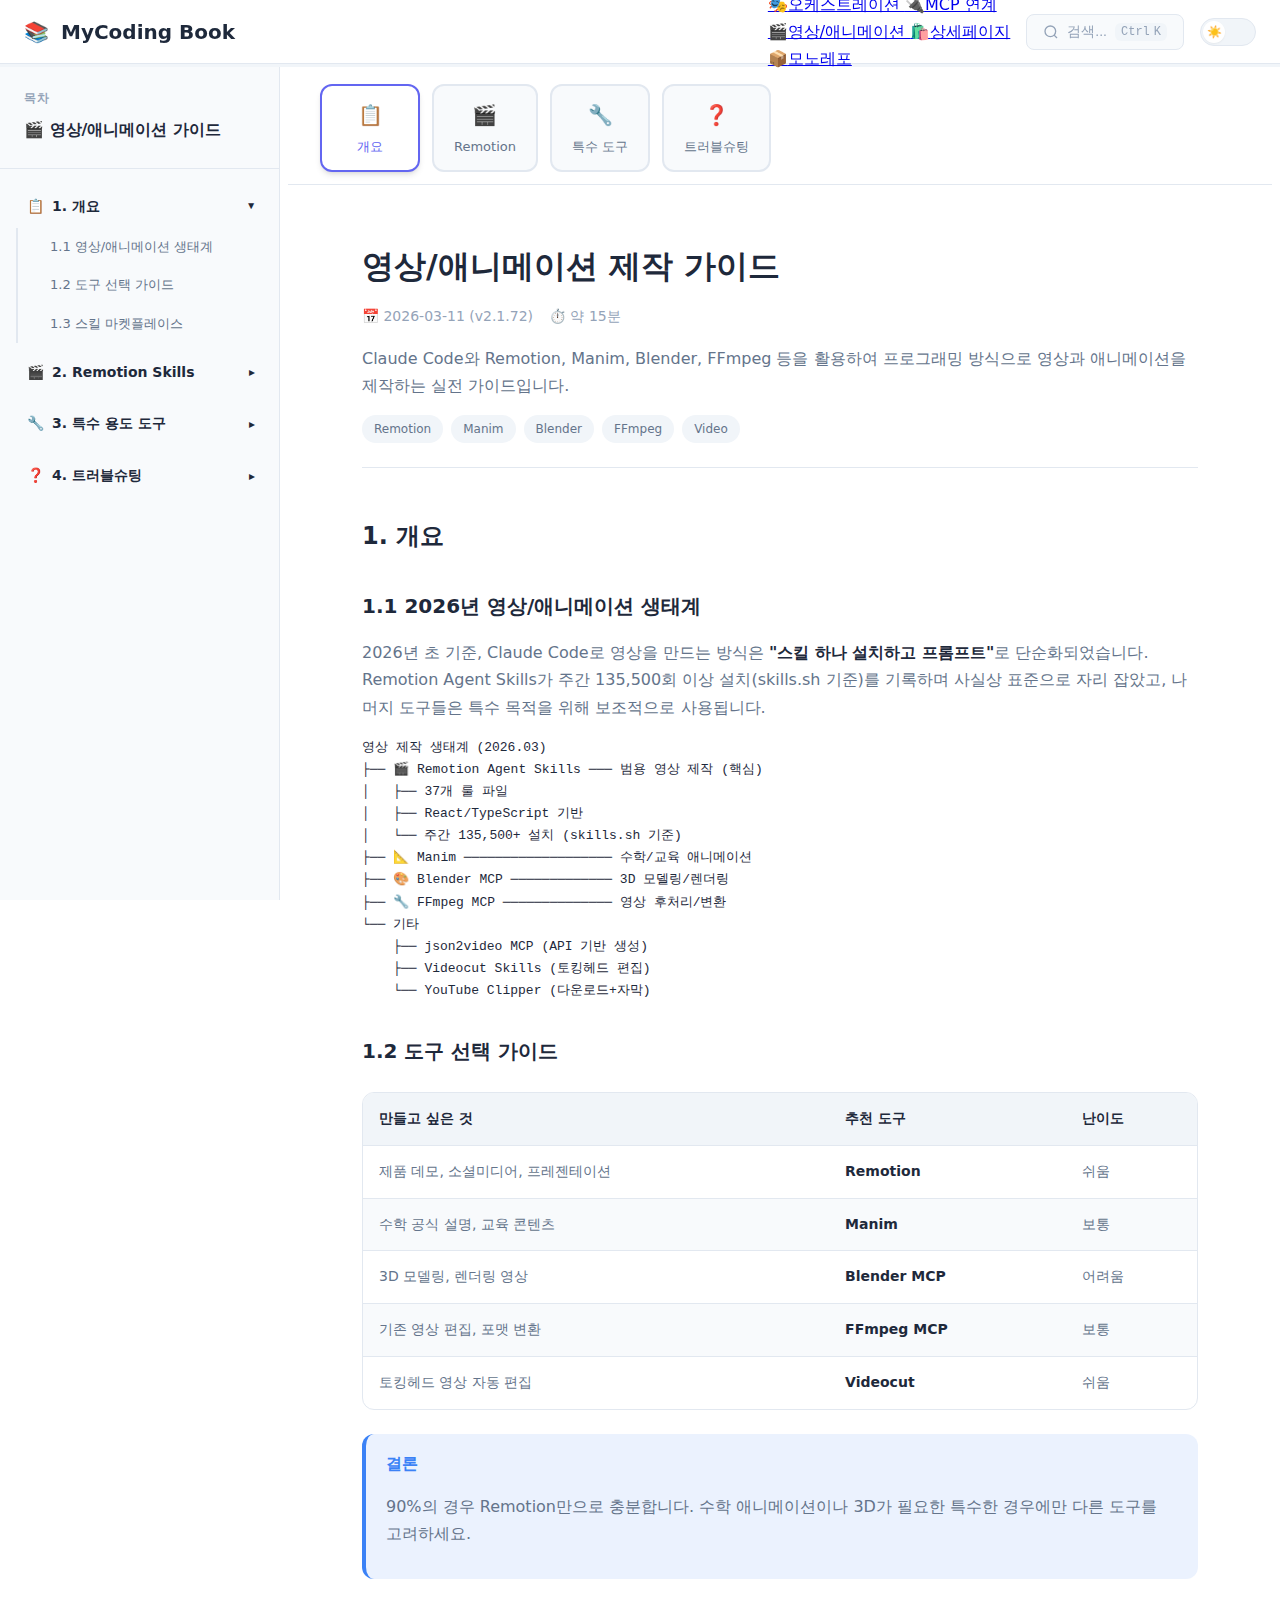
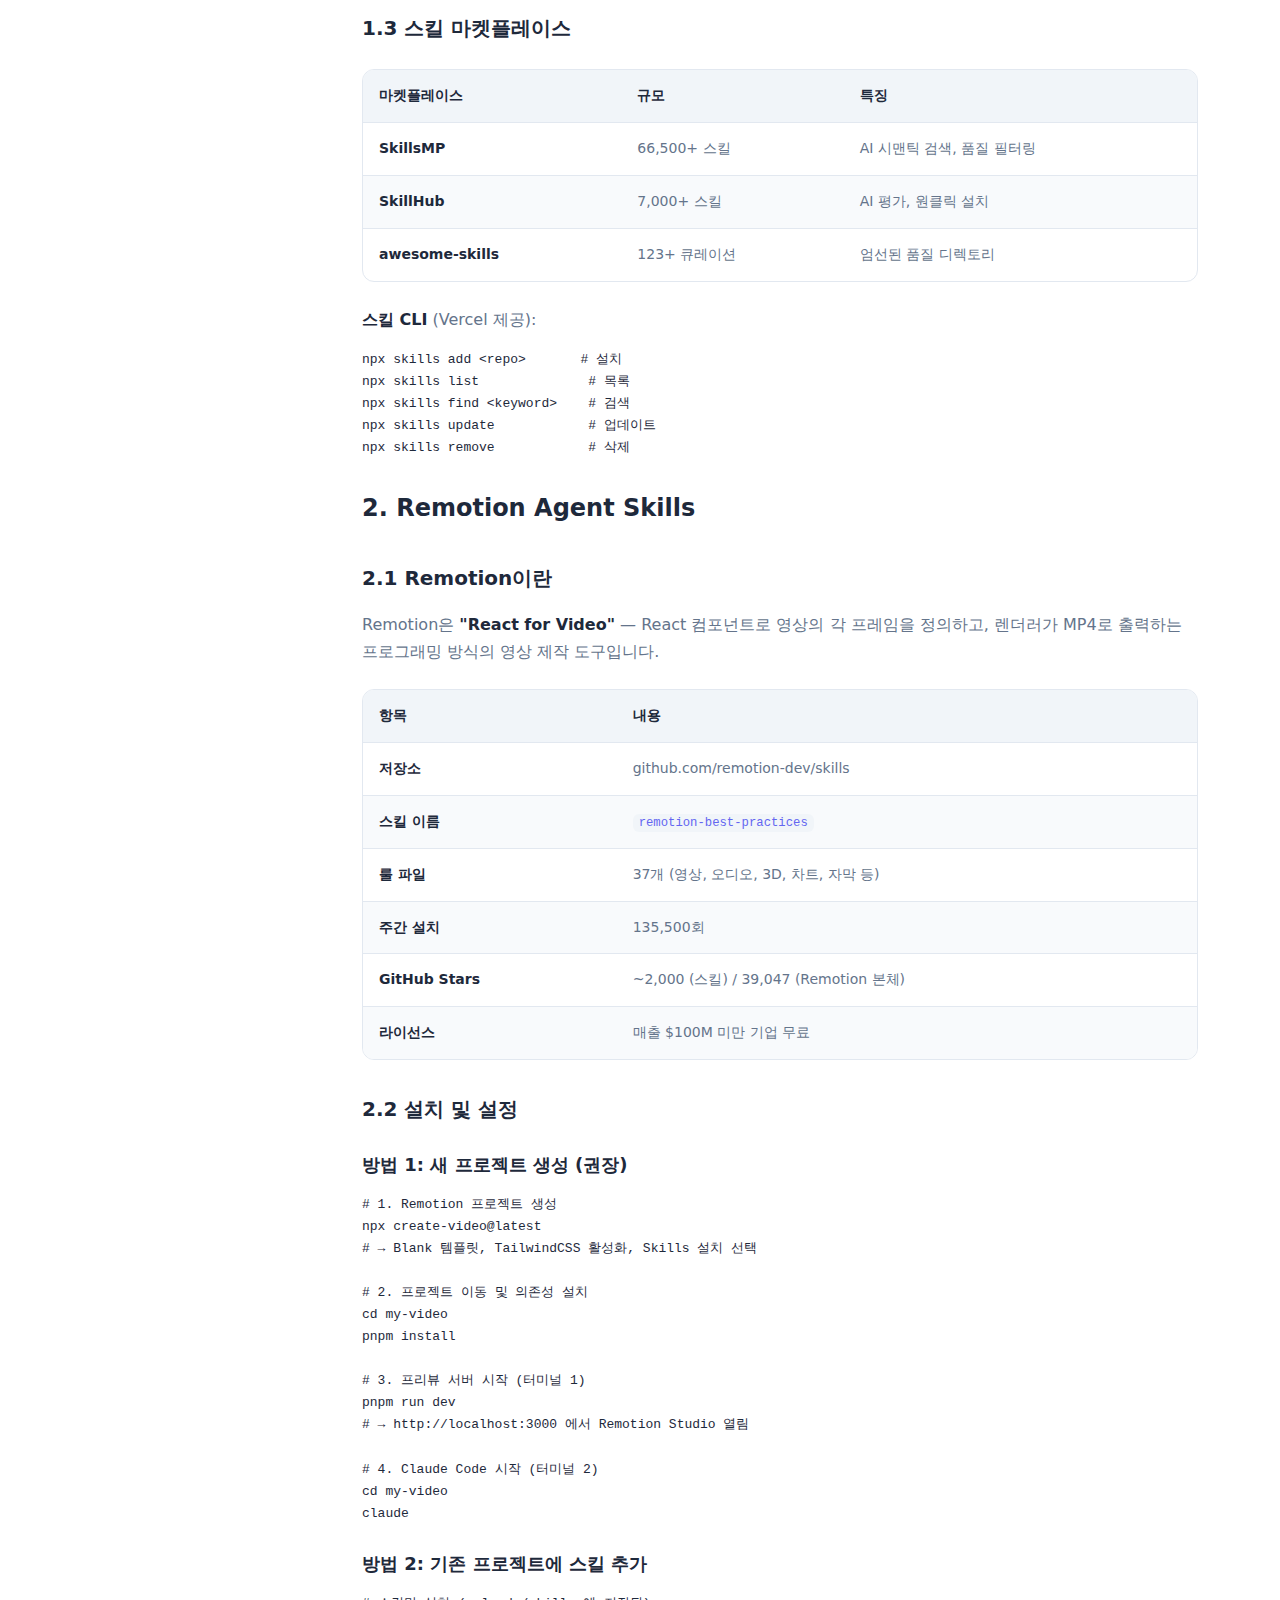
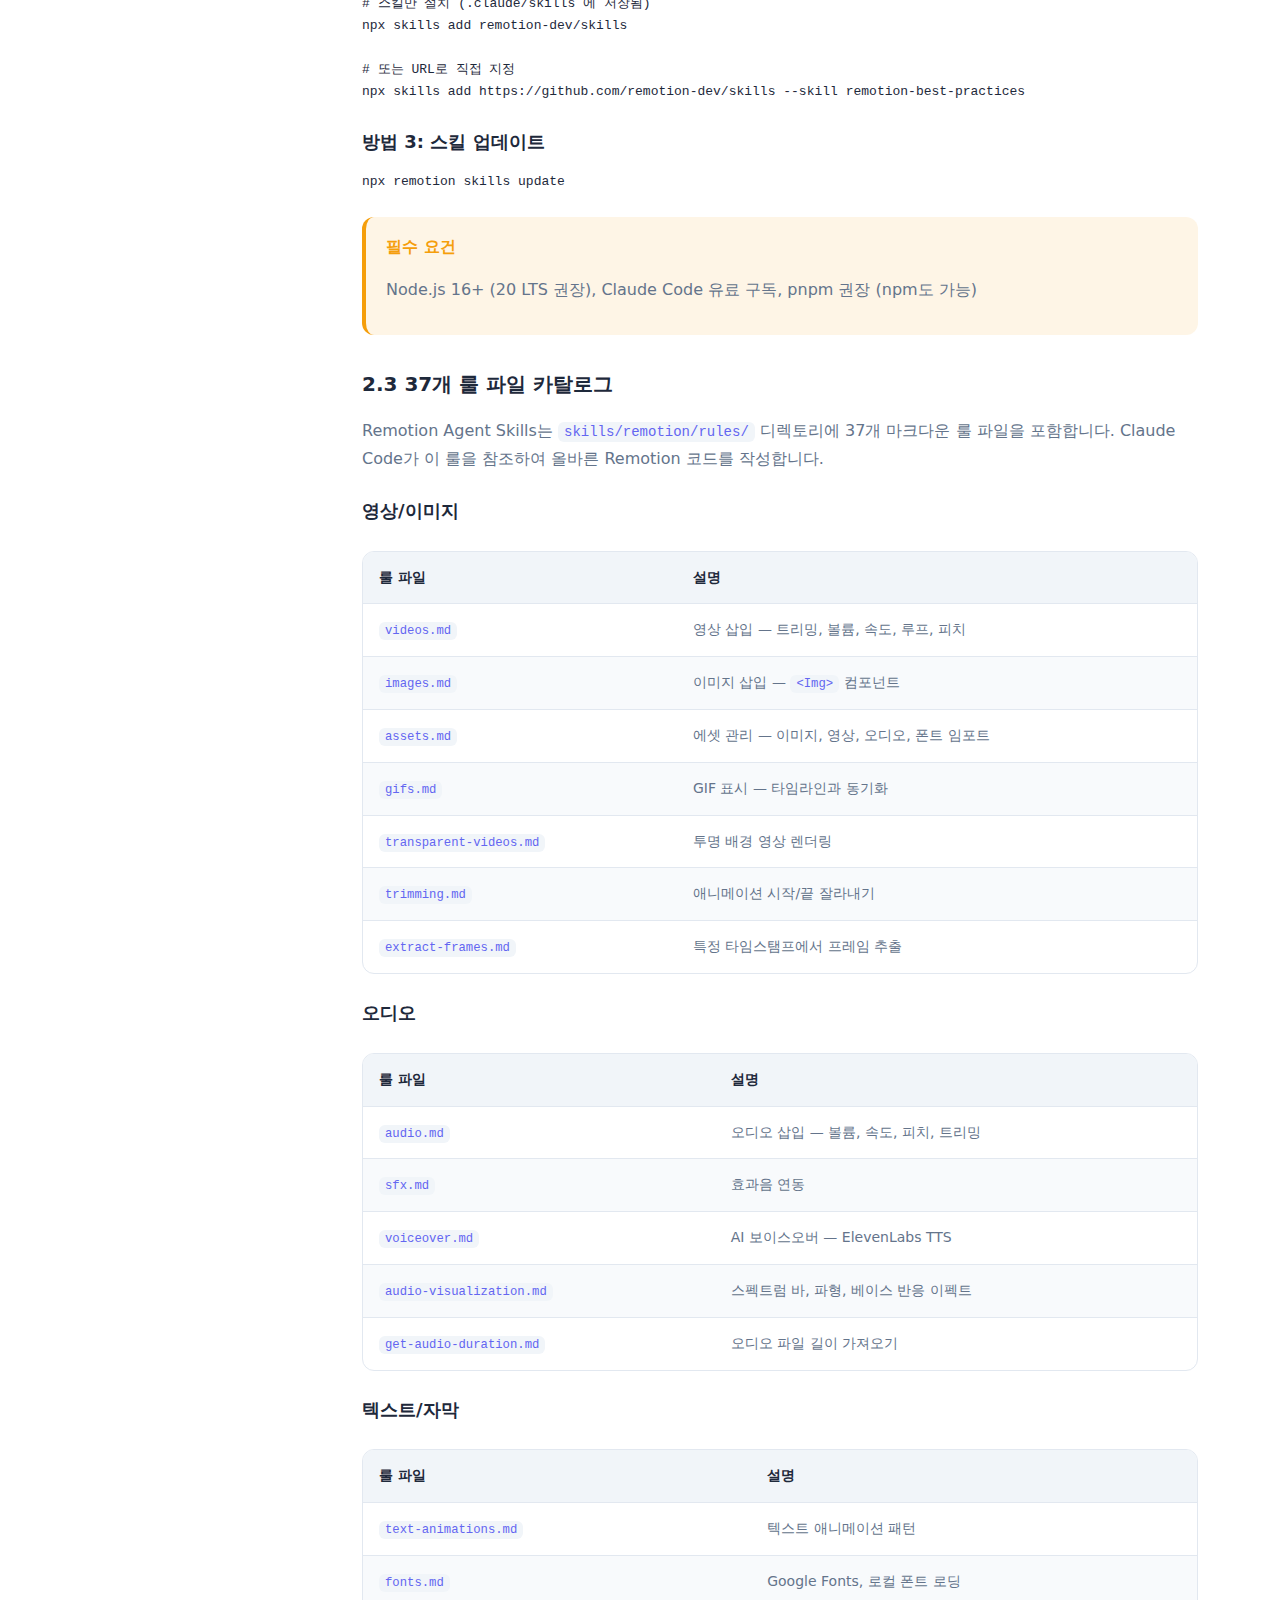
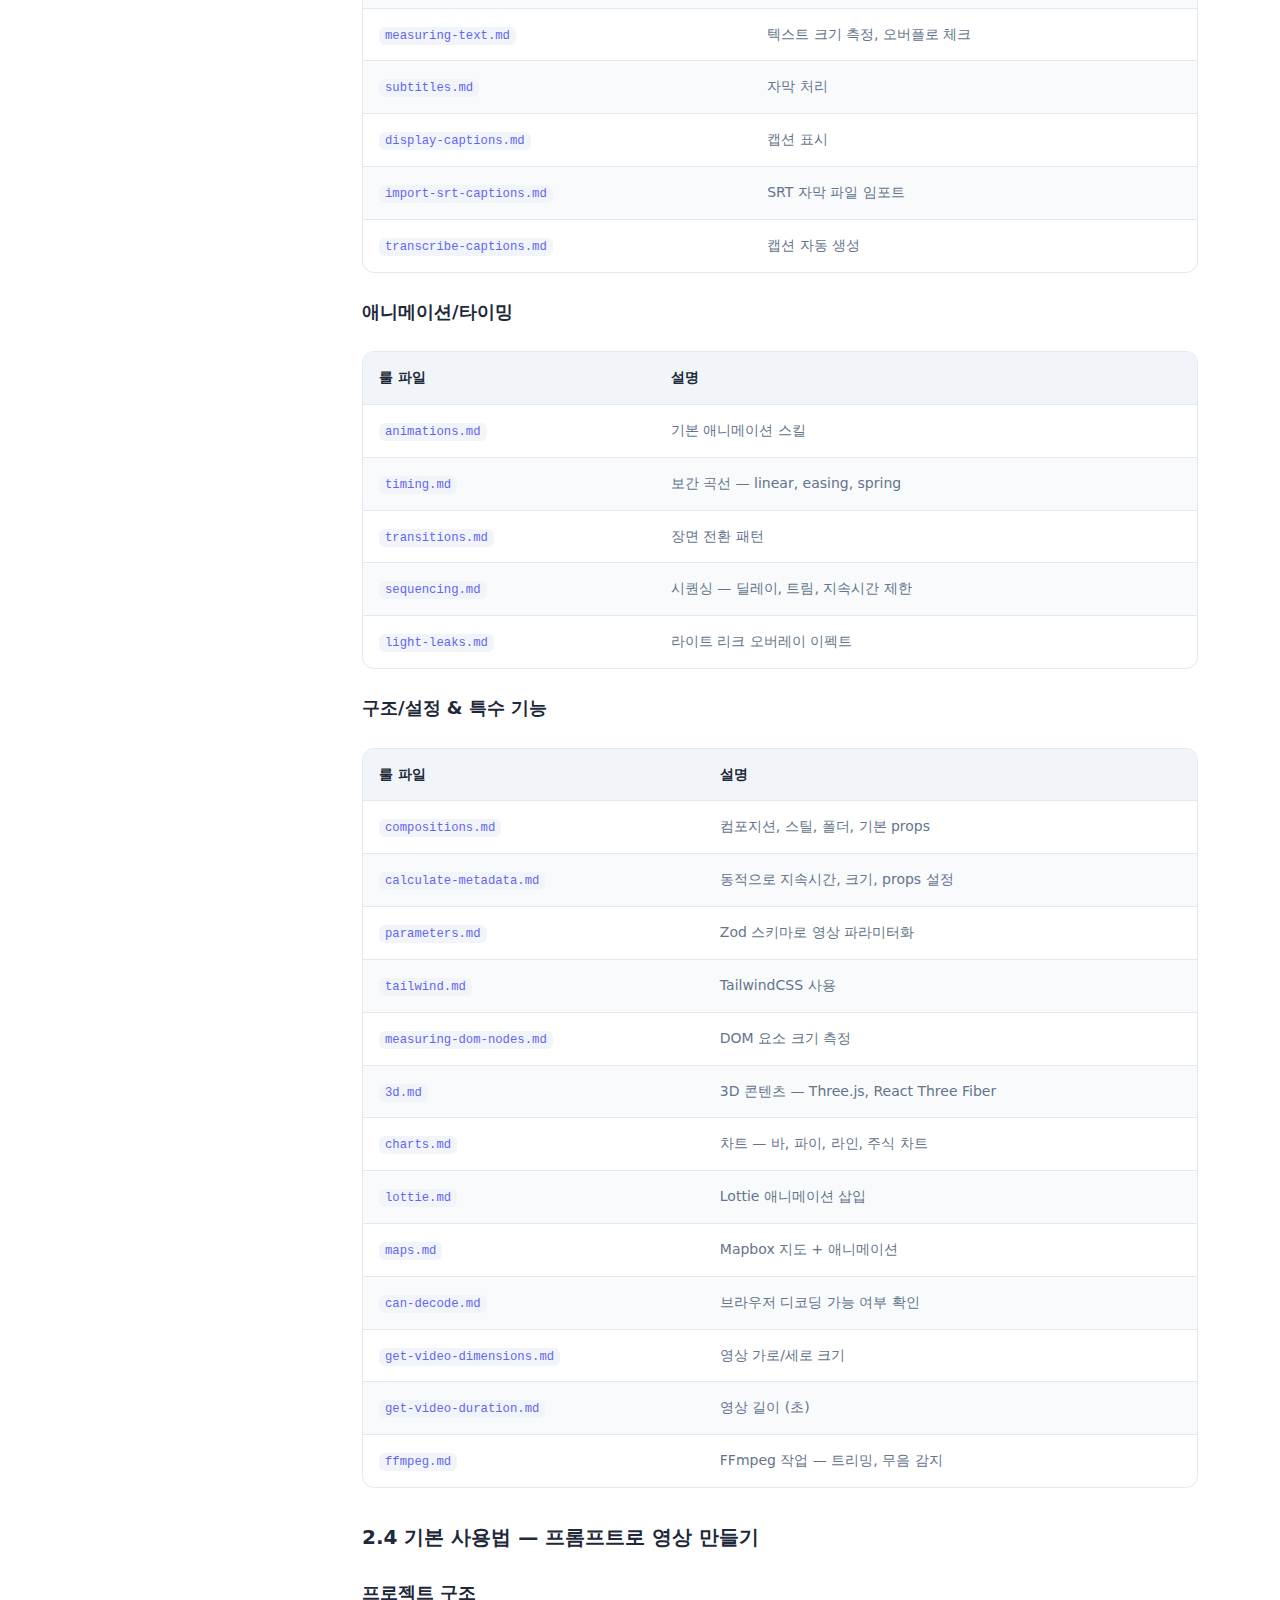
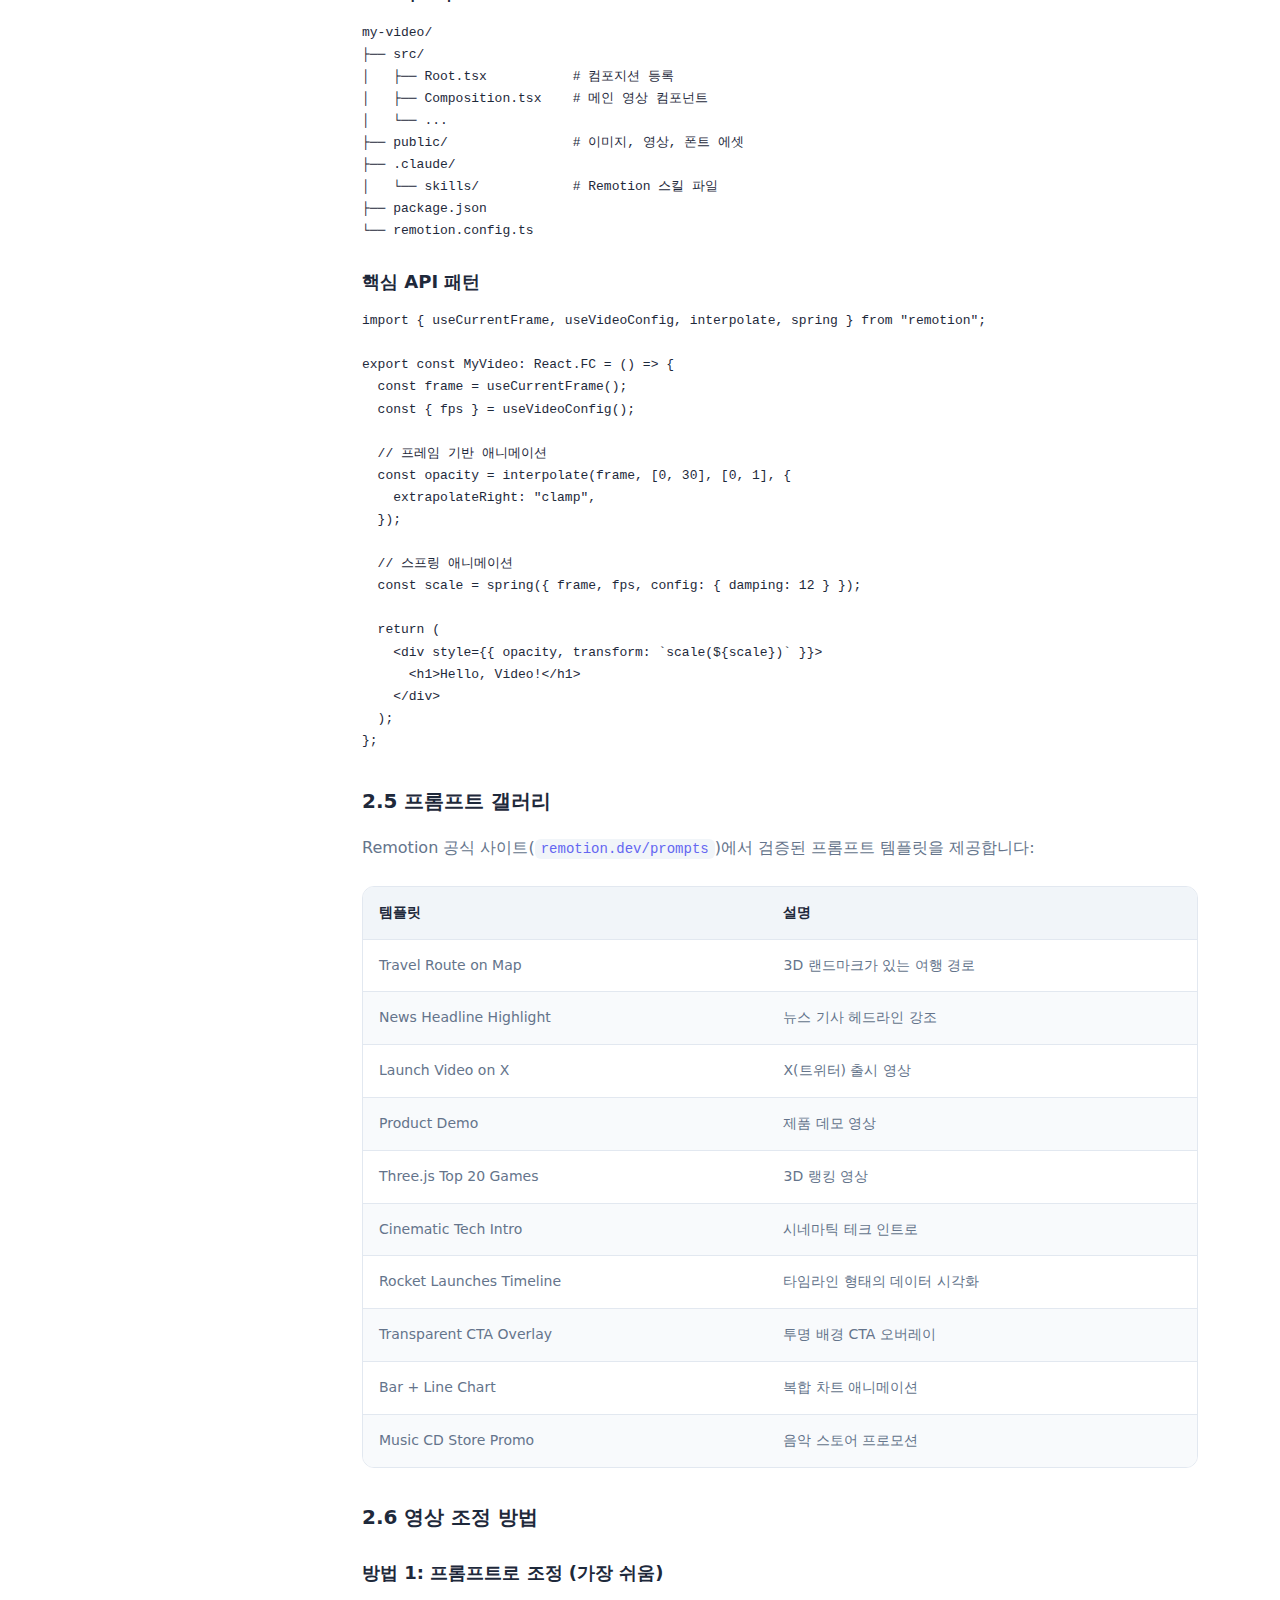
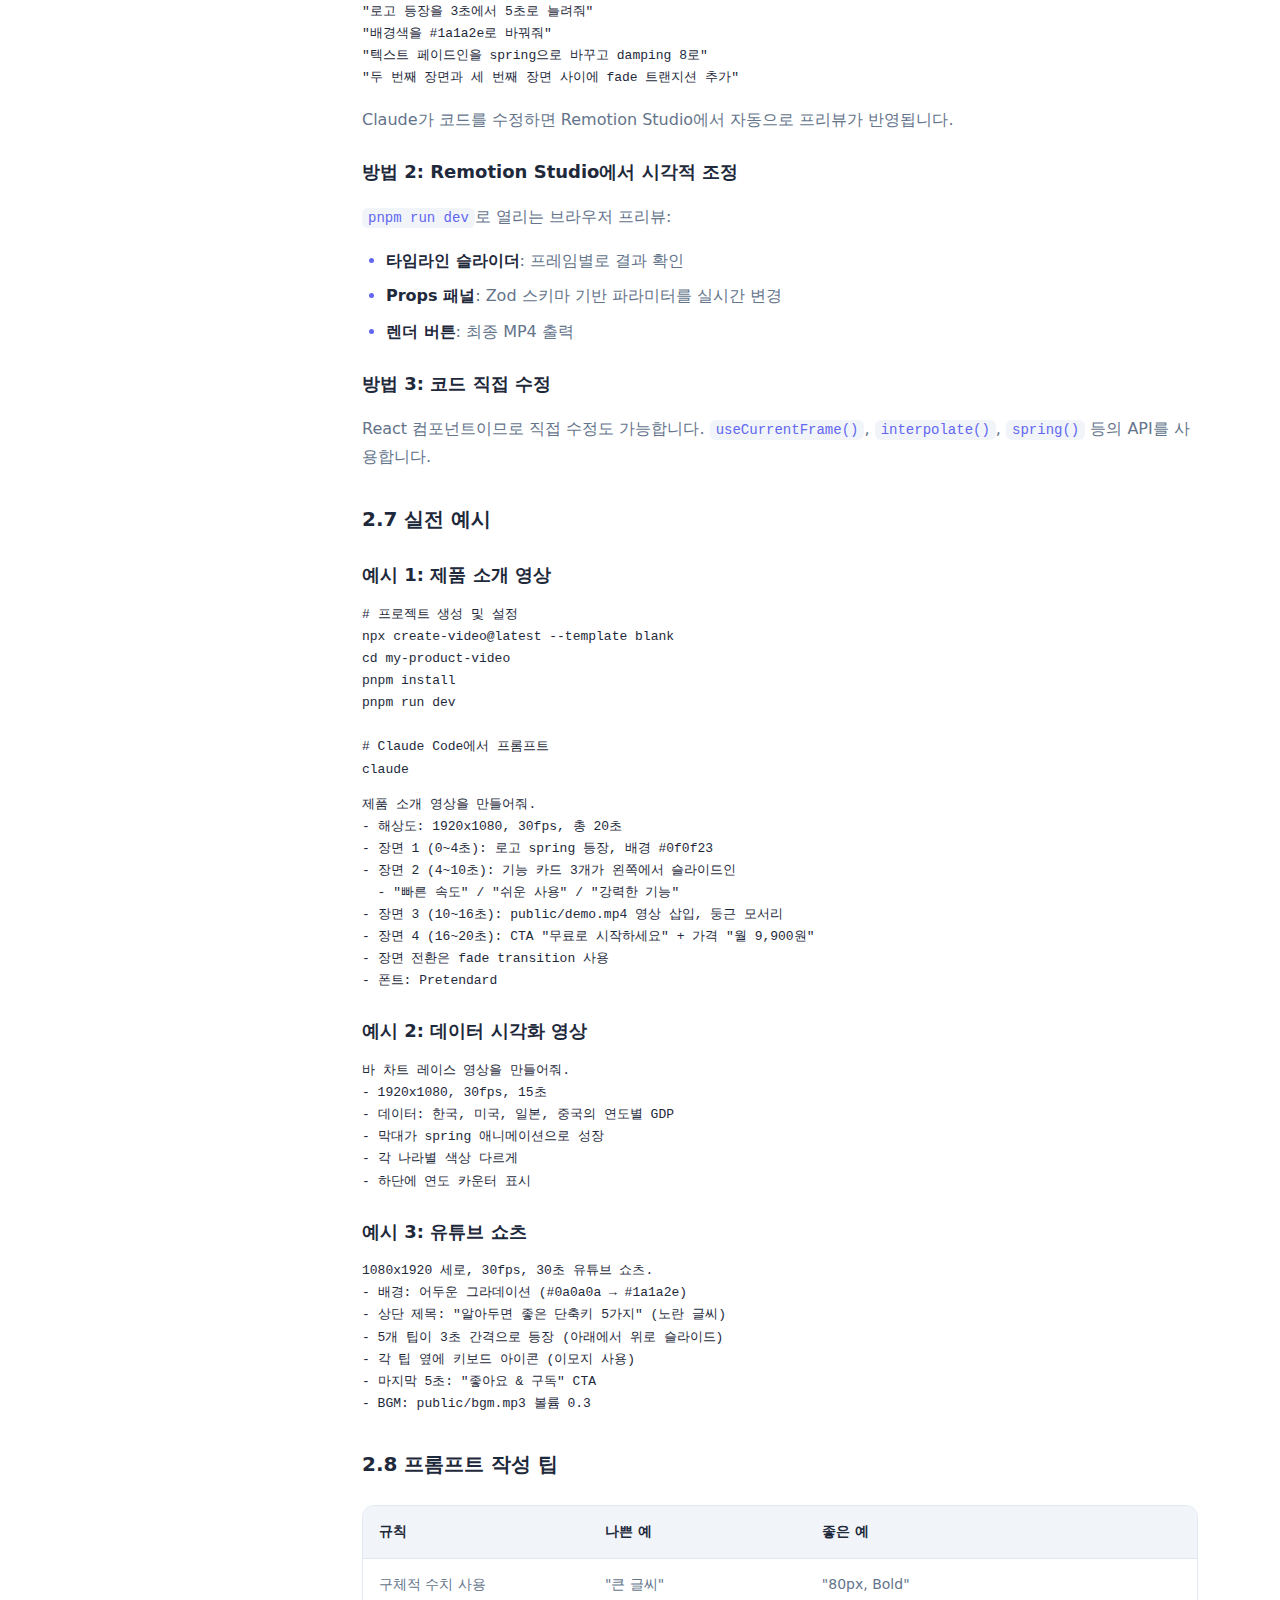
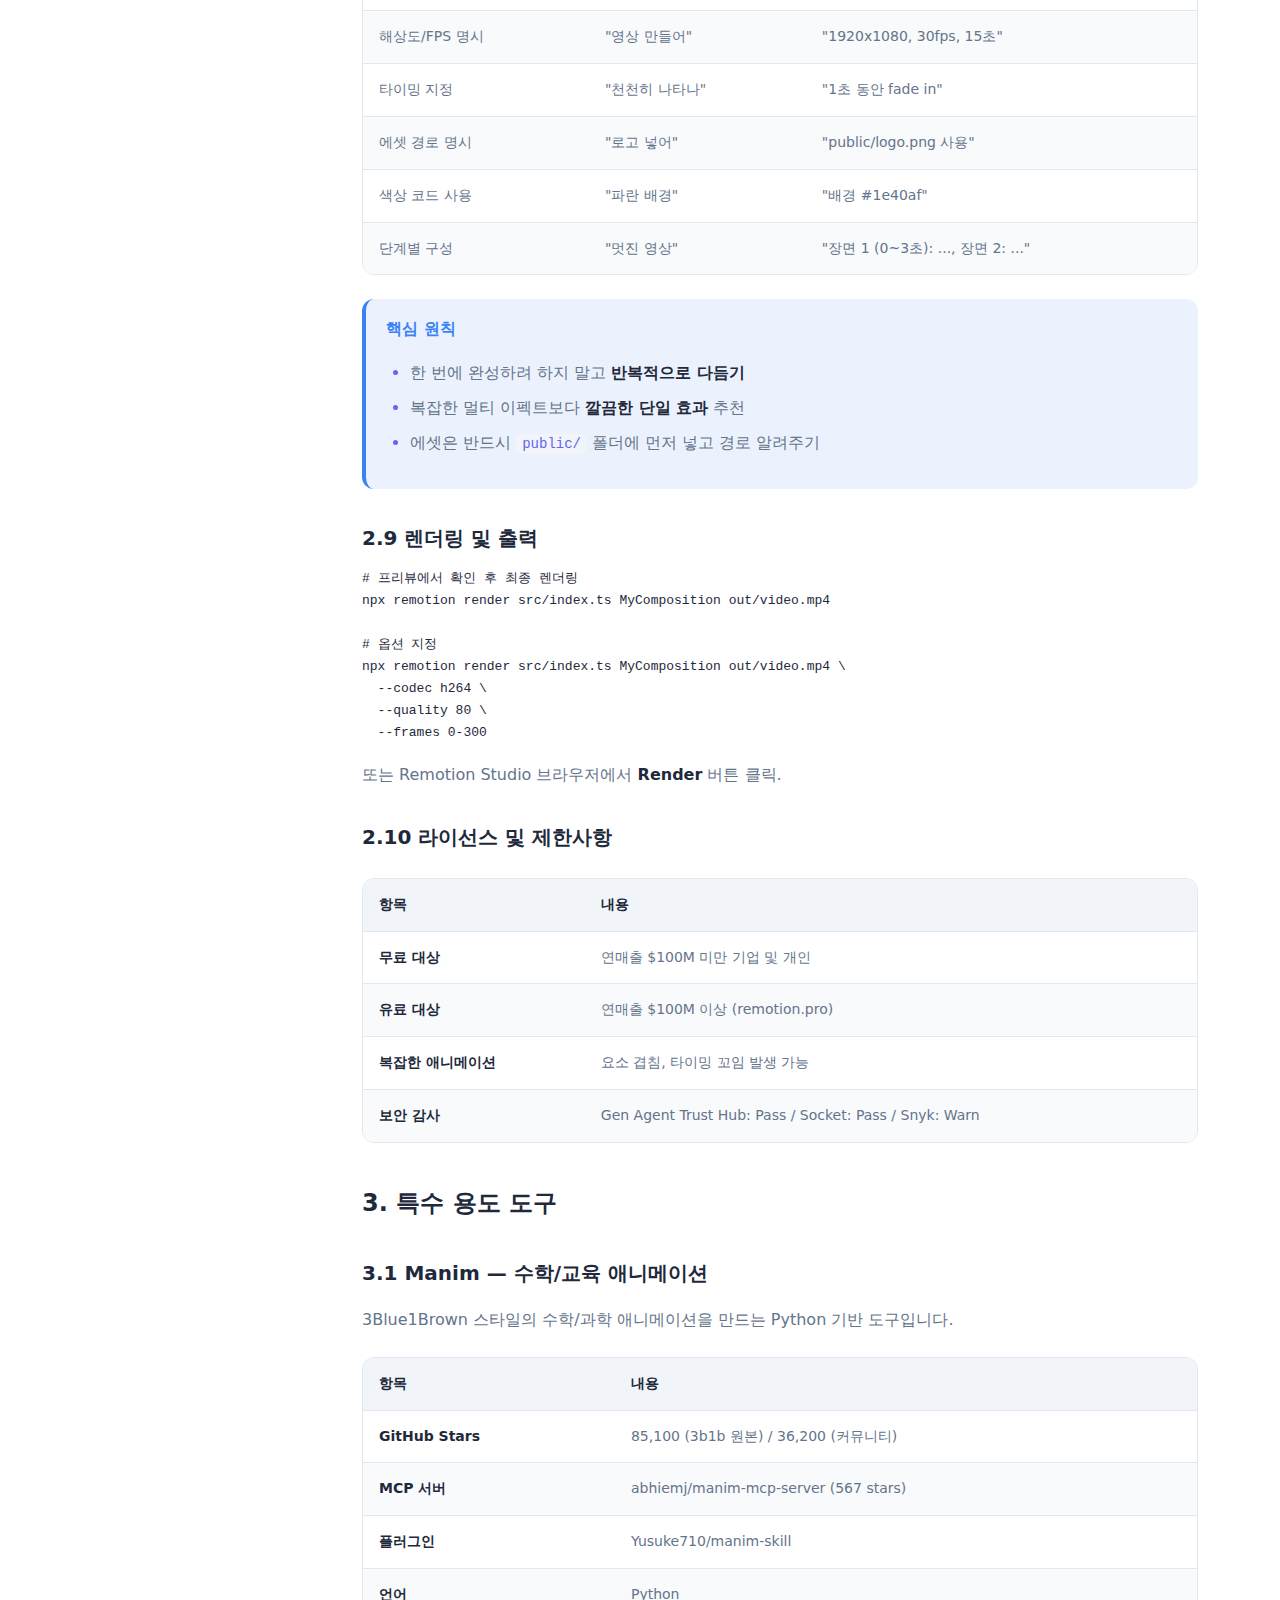
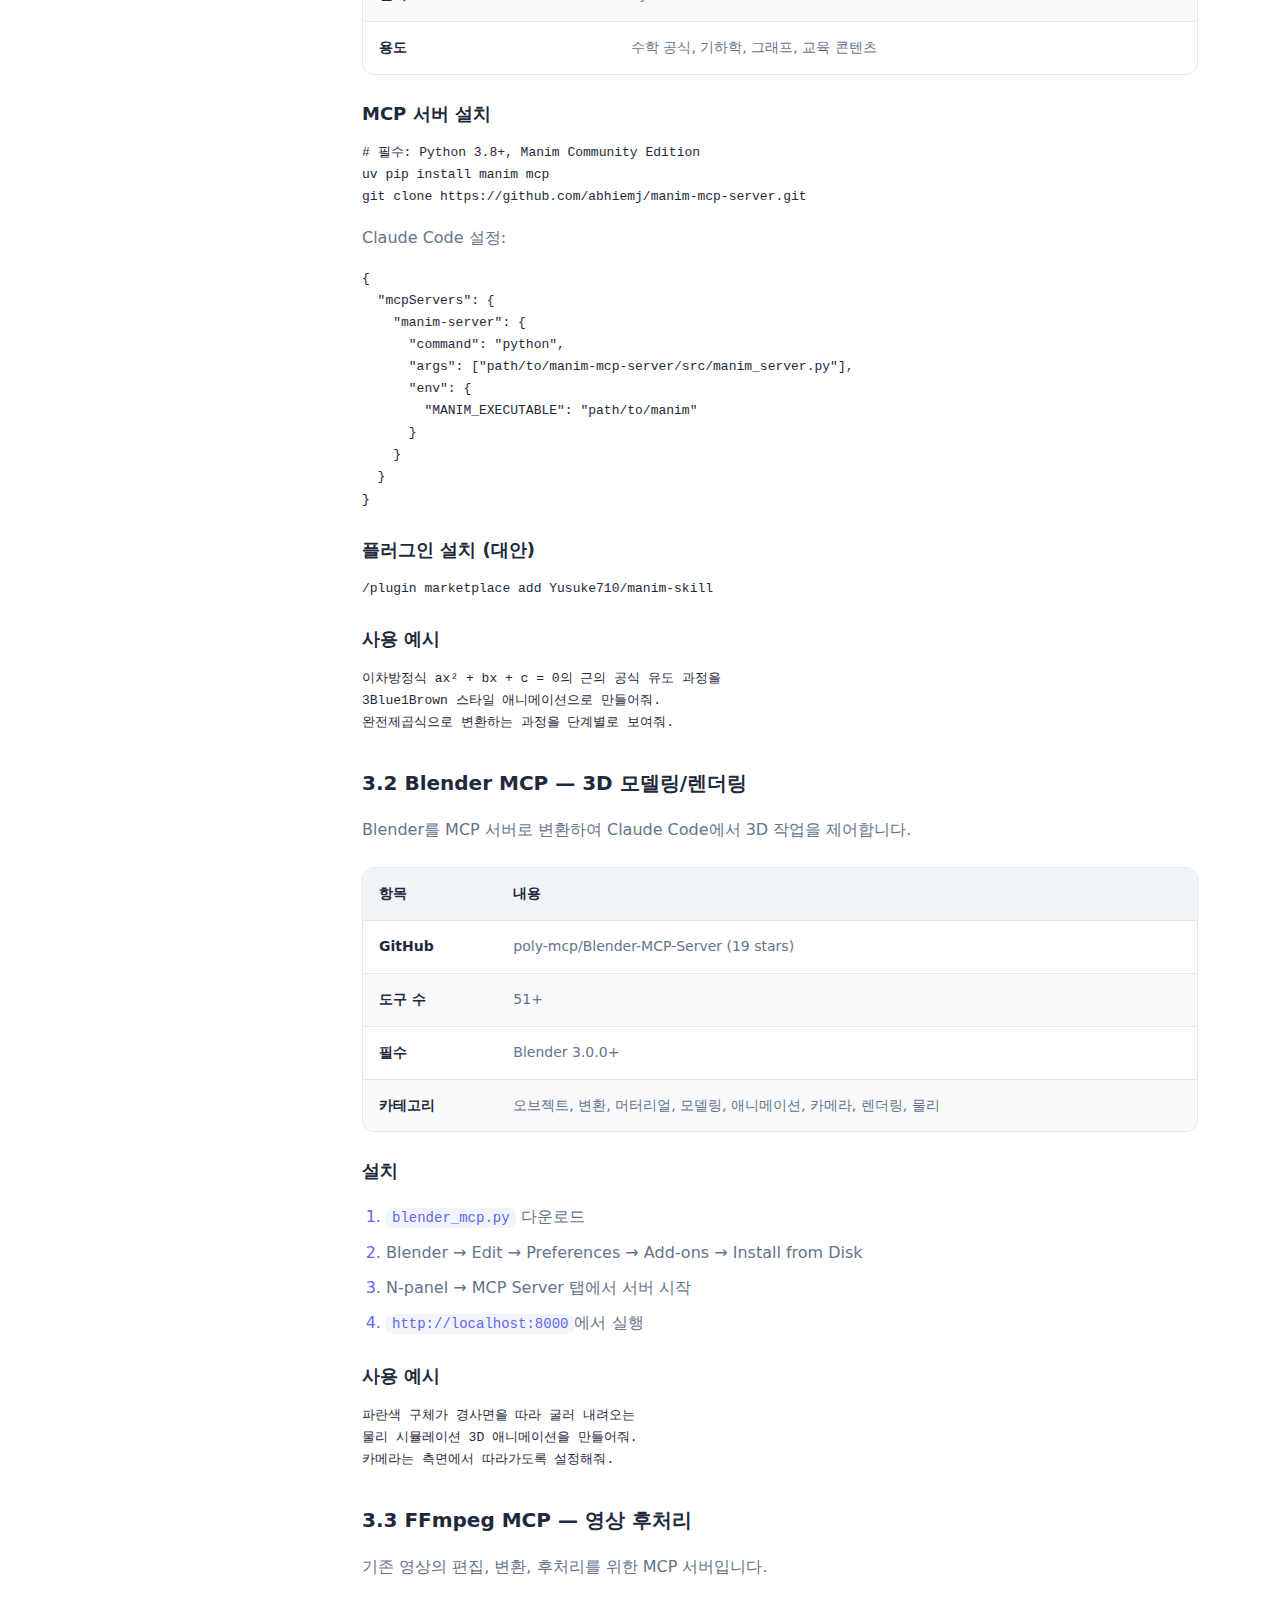
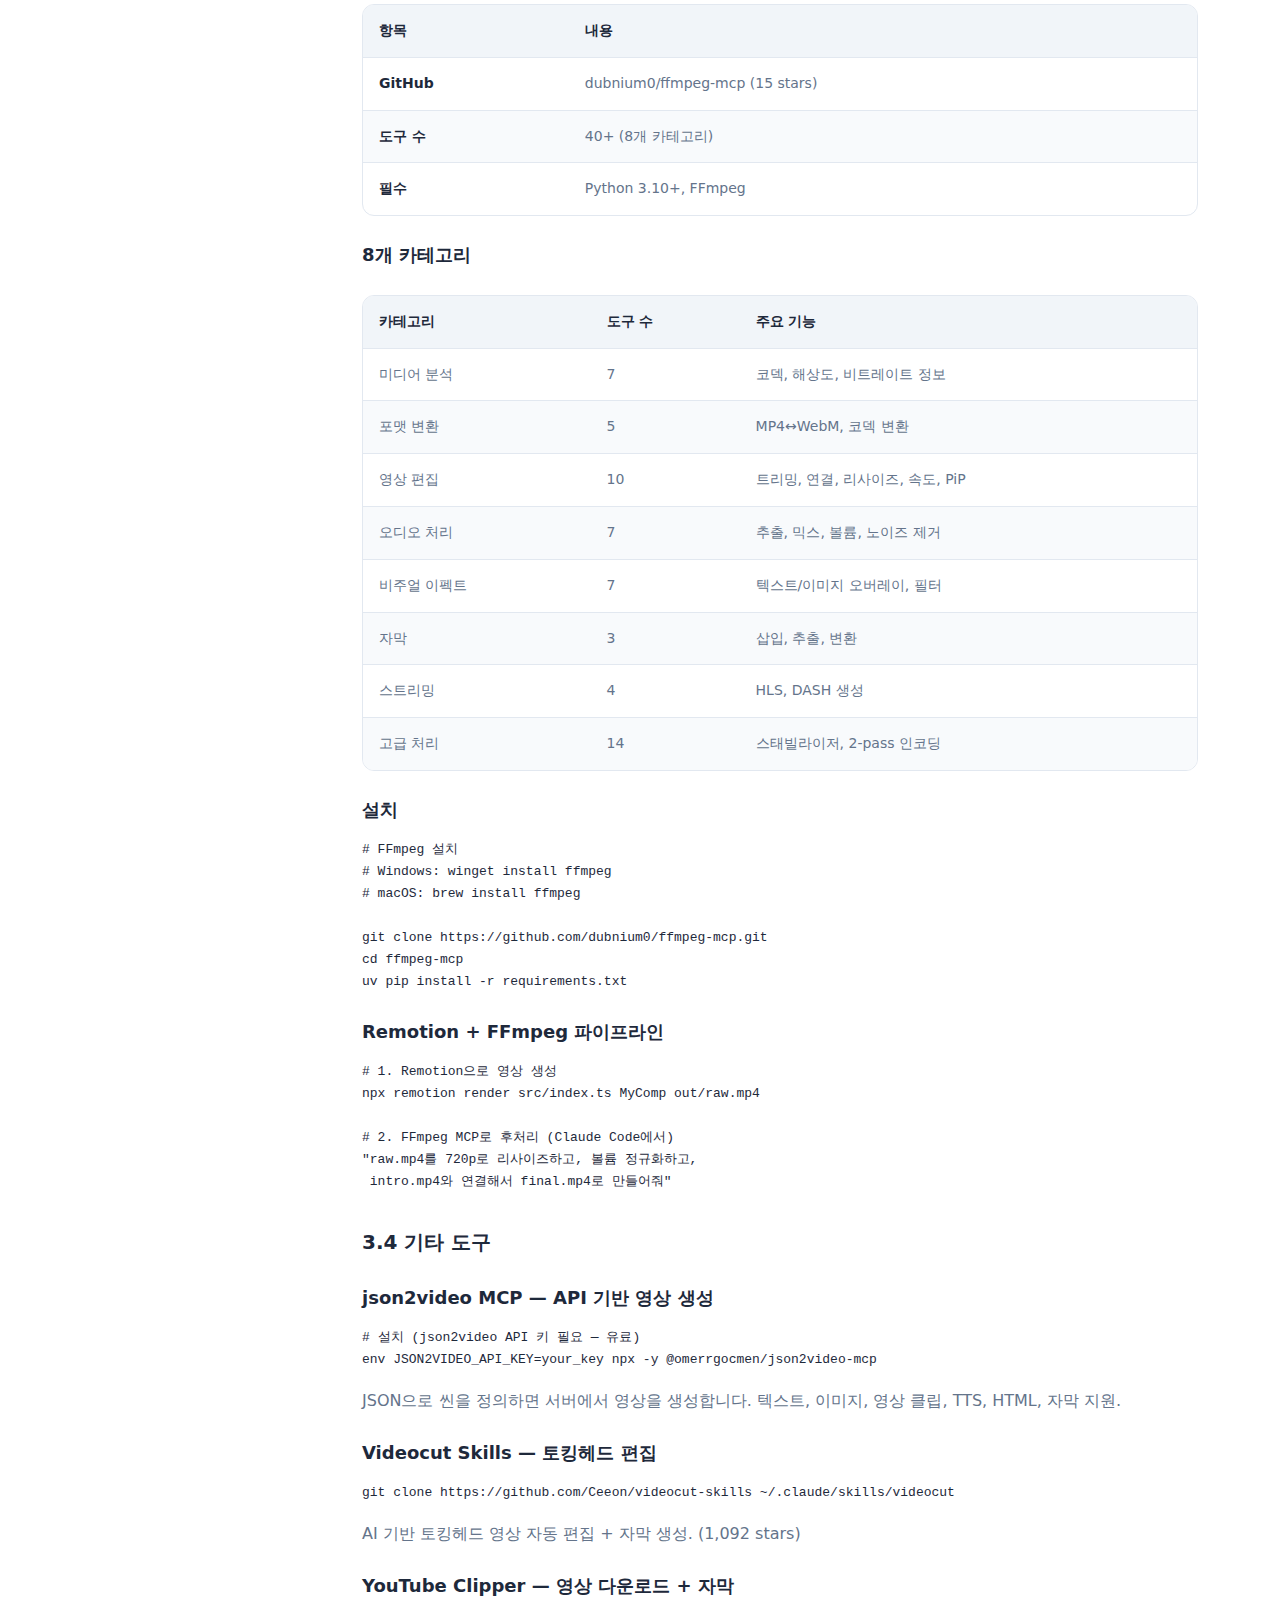
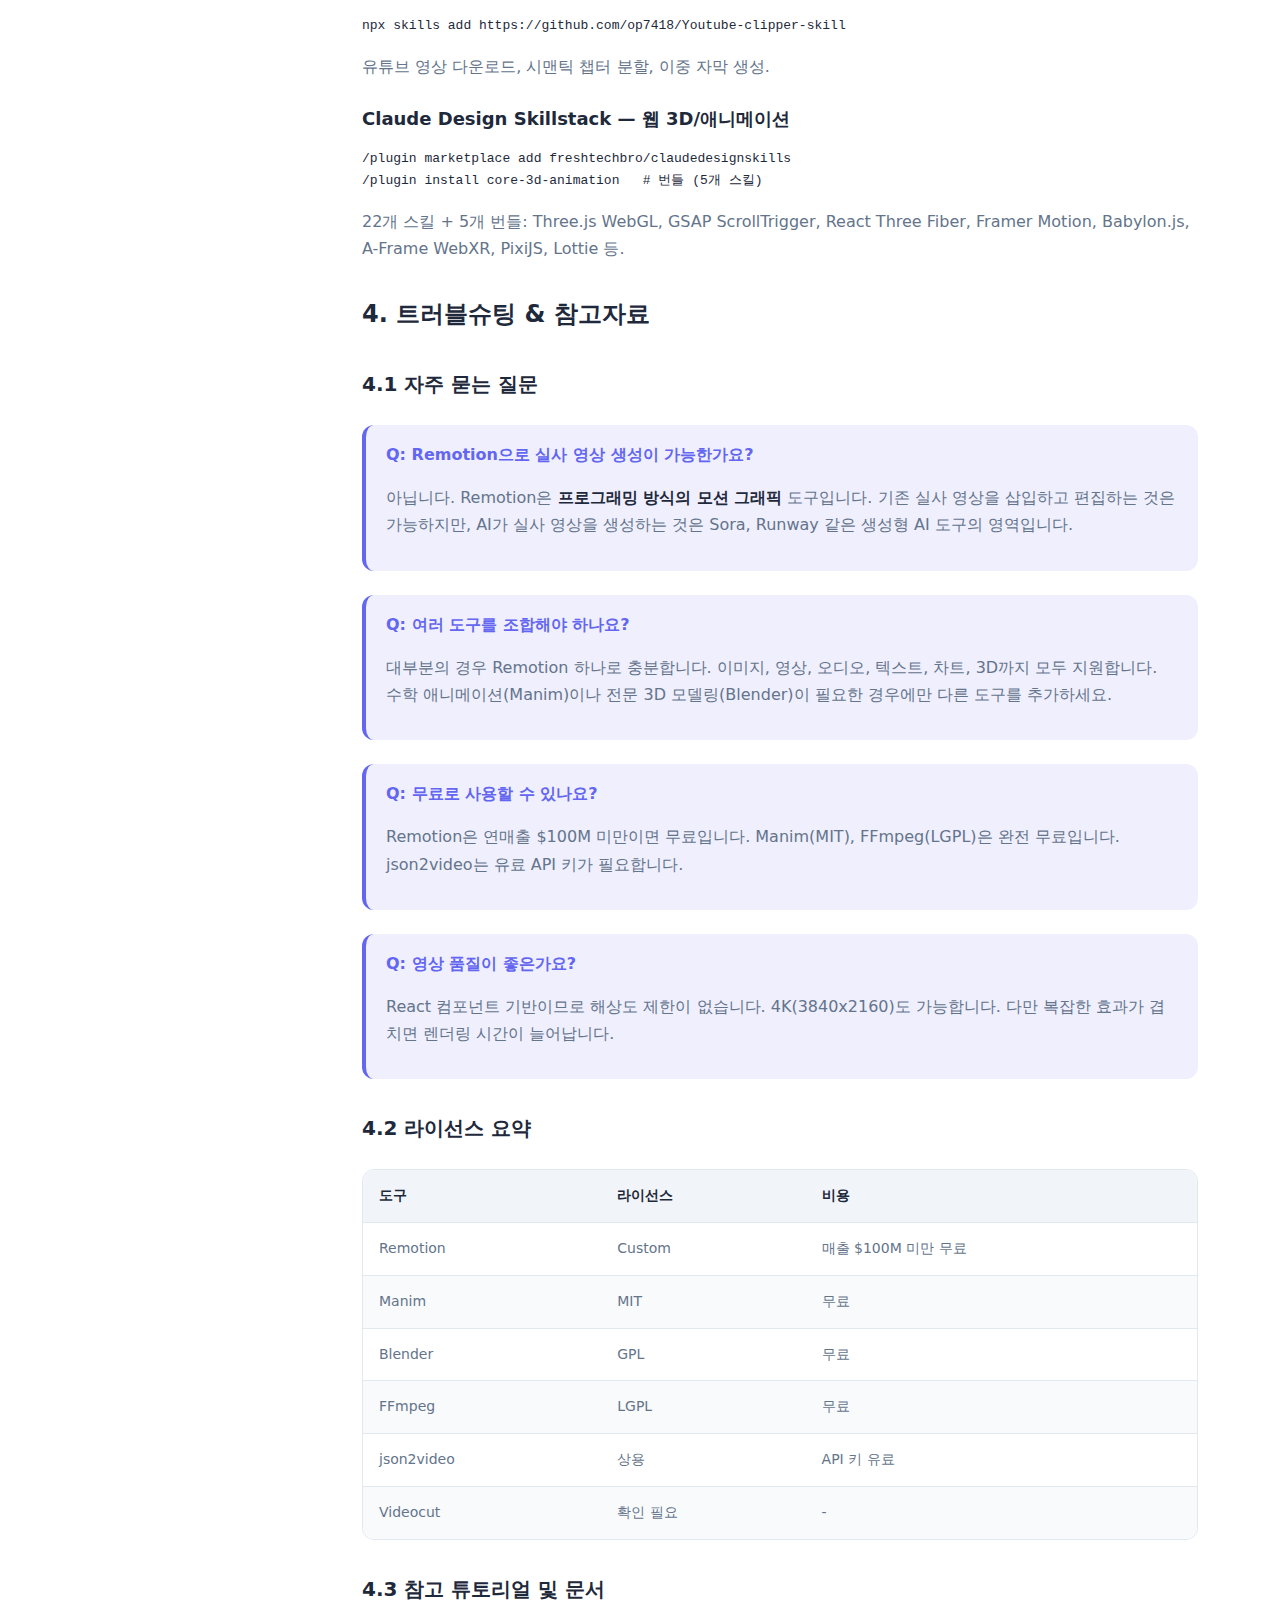
<file: video-animation.html>
<!DOCTYPE html>
<html lang="ko">
<head>
  <meta charset="UTF-8">
  <meta name="viewport" content="width=device-width, initial-scale=1.0, maximum-scale=5.0">
  <meta name="description" content="Claude Code로 Remotion, Manim, Blender, FFmpeg를 활용하여 프로그래밍 방식으로 영상과 애니메이션을 제작하는 가이드">
  <meta name="keywords" content="Claude Code, Remotion, Manim, Blender, FFmpeg, 영상 제작, 애니메이션, Video, Skills">
  <meta name="theme-color" content="#6366f1">

  <meta name="apple-mobile-web-app-capable" content="yes">
  <meta name="apple-mobile-web-app-status-bar-style" content="default">

  <title>영상/애니메이션 제작 가이드 - MyCoding Book</title>

  <!-- Fonts -->
  <link rel="preconnect" href="https://cdn.jsdelivr.net">
  <link rel="stylesheet" href="https://cdn.jsdelivr.net/gh/orioncactus/pretendard/dist/web/variable/pretendardvariable-dynamic-subset.css">
  <link rel="stylesheet" href="https://fonts.googleapis.com/css2?family=JetBrains+Mono:wght@400;500;600&display=swap">

  <!-- Prism.js for Syntax Highlighting -->
  <link rel="stylesheet" href="https://cdn.jsdelivr.net/npm/prismjs@1.29.0/themes/prism-tomorrow.min.css">

  <!-- Styles -->
  <link rel="stylesheet" href="assets/css/style.css">

  <!-- Mermaid -->
  <script src="https://cdn.jsdelivr.net/npm/mermaid@10/dist/mermaid.min.js"></script>

  <!-- PWA Manifest -->
  <link rel="manifest" href="manifest.json">

  <!-- Icons -->
  <link rel="icon" href="data:image/svg+xml,<svg xmlns='http://www.w3.org/2000/svg' viewBox='0 0 100 100'><text y='.9em' font-size='90'>🎬</text></svg>">
  <link rel="icon" type="image/png" sizes="192x192" href="assets/icons/icon-192x192.png">
  <link rel="icon" type="image/png" sizes="512x512" href="assets/icons/icon-512x512.png">
  <link rel="apple-touch-icon" href="assets/icons/icon-192x192.png">
</head>
<body>
  <!-- Skip Link -->
  <a href="#main-content" class="skip-link">본문으로 건너뛰기</a>

  <!-- Header -->
  <header class="header">
    <div class="header-content">
      <a href="index.html" class="header-logo">
        <span>📚</span>
        <span>MyCoding Book</span>
      </a>

      <div class="header-actions">
        <!-- Navigation Tabs -->
        <nav class="nav-tabs" aria-label="가이드 탐색">
          <a href="orchestration.html" class="nav-tab">
            <span class="nav-tab-icon">🎭</span>오케스트레이션
          </a>
          <a href="mcp-guide.html" class="nav-tab">
            <span class="nav-tab-icon">🔌</span>MCP 연계
          </a>
          <div class="nav-tab-divider"></div>
          <a href="video-animation.html" class="nav-tab active">
            <span class="nav-tab-icon">🎬</span>영상/애니메이션
          </a>
          <a href="product-page.html" class="nav-tab">
            <span class="nav-tab-icon">🛍️</span>상세페이지
          </a>
          <div class="nav-tab-divider"></div>
          <a href="monorepo.html" class="nav-tab">
            <span class="nav-tab-icon">📦</span>모노레포
          </a>
        </nav>

        <!-- Mobile Menu Button -->
        <button class="mobile-menu-btn" aria-label="메뉴 열기">
          <svg width="24" height="24" viewBox="0 0 24 24" fill="none" stroke="currentColor" stroke-width="2">
            <line x1="3" y1="12" x2="21" y2="12"></line>
            <line x1="3" y1="6" x2="21" y2="6"></line>
            <line x1="3" y1="18" x2="21" y2="18"></line>
          </svg>
        </button>

        <!-- Search Button -->
        <button class="search-btn" aria-label="검색">
          <svg width="16" height="16" viewBox="0 0 24 24" fill="none" stroke="currentColor" stroke-width="2">
            <circle cx="11" cy="11" r="8"></circle>
            <path d="m21 21-4.35-4.35"></path>
          </svg>
          <span>검색...</span>
          <span class="search-kbd"><kbd>Ctrl</kbd><kbd>K</kbd></span>
        </button>

        <!-- Theme Toggle -->
        <button class="theme-toggle" aria-label="다크모드 전환">
          <span class="theme-toggle-thumb">☀️</span>
        </button>
      </div>
    </div>
  </header>

  <!-- Reading Progress -->
  <div class="reading-progress">
    <div class="reading-progress-bar"></div>
  </div>

  <!-- Sidebar Overlay (Mobile) -->
  <div class="sidebar-overlay"></div>

  <!-- Sidebar -->
  <aside class="sidebar" role="navigation" aria-label="목차">
    <button class="sidebar-close" aria-label="메뉴 닫기">
      <svg width="24" height="24" viewBox="0 0 24 24" fill="none" stroke="currentColor" stroke-width="2">
        <line x1="18" y1="6" x2="6" y2="18"></line>
        <line x1="6" y1="6" x2="18" y2="18"></line>
      </svg>
    </button>

    <div class="sidebar-header">
      <div class="sidebar-title">목차</div>
      <div class="sidebar-doc-title">🎬 영상/애니메이션 가이드</div>
    </div>

    <nav class="sidebar-nav">
      <!-- Section 1 -->
      <div class="sidebar-section expanded">
        <div class="sidebar-section-title" data-section="overview" tabindex="0" role="button" aria-expanded="true">
          <span><span class="sidebar-section-icon">📋</span>1. 개요</span>
          <span class="sidebar-section-arrow">▸</span>
        </div>
        <div class="sidebar-items">
          <a href="#ecosystem" class="sidebar-item">1.1 영상/애니메이션 생태계</a>
          <a href="#tool-selection" class="sidebar-item">1.2 도구 선택 가이드</a>
          <a href="#skill-marketplace" class="sidebar-item">1.3 스킬 마켓플레이스</a>
        </div>
      </div>

      <!-- Section 2 -->
      <div class="sidebar-section">
        <div class="sidebar-section-title" data-section="remotion" tabindex="0" role="button" aria-expanded="false">
          <span><span class="sidebar-section-icon">🎬</span>2. Remotion Skills</span>
          <span class="sidebar-section-arrow">▸</span>
        </div>
        <div class="sidebar-items">
          <a href="#what-is-remotion" class="sidebar-item">2.1 Remotion이란</a>
          <a href="#remotion-install" class="sidebar-item">2.2 설치 및 설정</a>
          <a href="#rule-catalog" class="sidebar-item">2.3 37개 룰 카탈로그</a>
          <a href="#basic-usage" class="sidebar-item">2.4 기본 사용법</a>
          <a href="#prompt-gallery" class="sidebar-item">2.5 프롬프트 갤러리</a>
          <a href="#adjustment" class="sidebar-item">2.6 영상 조정 방법</a>
          <a href="#real-examples" class="sidebar-item">2.7 실전 예시</a>
          <a href="#prompt-tips" class="sidebar-item">2.8 프롬프트 작성 팁</a>
          <a href="#rendering" class="sidebar-item">2.9 렌더링 및 출력</a>
          <a href="#remotion-license" class="sidebar-item">2.10 라이선스</a>
        </div>
      </div>

      <!-- Section 3 -->
      <div class="sidebar-section">
        <div class="sidebar-section-title" data-section="special-tools" tabindex="0" role="button" aria-expanded="false">
          <span><span class="sidebar-section-icon">🔧</span>3. 특수 용도 도구</span>
          <span class="sidebar-section-arrow">▸</span>
        </div>
        <div class="sidebar-items">
          <a href="#manim" class="sidebar-item">3.1 Manim</a>
          <a href="#blender-mcp" class="sidebar-item">3.2 Blender MCP</a>
          <a href="#ffmpeg-mcp" class="sidebar-item">3.3 FFmpeg MCP</a>
          <a href="#other-tools" class="sidebar-item">3.4 기타 도구</a>
        </div>
      </div>

      <!-- Section 4 -->
      <div class="sidebar-section">
        <div class="sidebar-section-title" data-section="troubleshooting" tabindex="0" role="button" aria-expanded="false">
          <span><span class="sidebar-section-icon">❓</span>4. 트러블슈팅</span>
          <span class="sidebar-section-arrow">▸</span>
        </div>
        <div class="sidebar-items">
          <a href="#faq" class="sidebar-item">4.1 자주 묻는 질문</a>
          <a href="#license-summary" class="sidebar-item">4.2 라이선스 요약</a>
          <a href="#references" class="sidebar-item">4.3 참고자료</a>
          <a href="#agent-support" class="sidebar-item">4.4 에이전트별 지원</a>
        </div>
      </div>
    </nav>
  </aside>

  <!-- Main Content -->
  <main class="main" id="main-content">
    <!-- Card Tabs -->
    <div class="card-tabs-wrapper">
      <div class="card-tabs" role="tablist" aria-label="섹션 탭">
        <a href="#overview" class="card-tab active" data-section="overview" role="tab" aria-selected="true" tabindex="0">
          <span class="card-tab-icon">📋</span>
          <span class="card-tab-title">개요</span>
        </a>
        <a href="#remotion" class="card-tab" data-section="remotion" role="tab" aria-selected="false" tabindex="-1">
          <span class="card-tab-icon">🎬</span>
          <span class="card-tab-title">Remotion</span>
        </a>
        <a href="#special-tools" class="card-tab" data-section="special-tools" role="tab" aria-selected="false" tabindex="-1">
          <span class="card-tab-icon">🔧</span>
          <span class="card-tab-title">특수 도구</span>
        </a>
        <a href="#troubleshooting" class="card-tab" data-section="troubleshooting" role="tab" aria-selected="false" tabindex="-1">
          <span class="card-tab-icon">❓</span>
          <span class="card-tab-title">트러블슈팅</span>
        </a>
      </div>
    </div>

    <!-- Content -->
    <div class="content">
      <!-- Header -->
      <header class="content-header">
        <h1 class="content-title">영상/애니메이션 제작 가이드</h1>
        <div class="content-meta">
          <span class="content-meta-item">📅 2026-03-11 (v2.1.72)</span>
          <span class="content-meta-item">⏱️ 약 15분</span>
        </div>
        <p style="margin-top: 1rem; color: var(--color-text-secondary);">
          Claude Code와 Remotion, Manim, Blender, FFmpeg 등을 활용하여 프로그래밍 방식으로 영상과 애니메이션을 제작하는 실전 가이드입니다.
        </p>
        <div class="content-tags">
          <span class="content-tag">Remotion</span>
          <span class="content-tag">Manim</span>
          <span class="content-tag">Blender</span>
          <span class="content-tag">FFmpeg</span>
          <span class="content-tag">Video</span>
        </div>
      </header>

      <!-- Section 1: 개요 -->
      <section id="overview">
        <h2>1. 개요</h2>

        <h3 id="ecosystem">1.1 2026년 영상/애니메이션 생태계</h3>

        <p>2026년 초 기준, Claude Code로 영상을 만드는 방식은 <strong>"스킬 하나 설치하고 프롬프트"</strong>로 단순화되었습니다. Remotion Agent Skills가 주간 135,500회 이상 설치(skills.sh 기준)를 기록하며 사실상 표준으로 자리 잡았고, 나머지 도구들은 특수 목적을 위해 보조적으로 사용됩니다.</p>

        <pre><code class="language-text">영상 제작 생태계 (2026.03)
├── 🎬 Remotion Agent Skills ─── 범용 영상 제작 (핵심)
│   ├── 37개 룰 파일
│   ├── React/TypeScript 기반
│   └── 주간 135,500+ 설치 (skills.sh 기준)
├── 📐 Manim ─────────────────── 수학/교육 애니메이션
├── 🎨 Blender MCP ───────────── 3D 모델링/렌더링
├── 🔧 FFmpeg MCP ────────────── 영상 후처리/변환
└── 기타
    ├── json2video MCP (API 기반 생성)
    ├── Videocut Skills (토킹헤드 편집)
    └── YouTube Clipper (다운로드+자막)</code></pre>

        <h3 id="tool-selection">1.2 도구 선택 가이드</h3>

        <div class="table-wrapper">
          <table>
            <thead>
              <tr>
                <th>만들고 싶은 것</th>
                <th>추천 도구</th>
                <th>난이도</th>
              </tr>
            </thead>
            <tbody>
              <tr>
                <td>제품 데모, 소셜미디어, 프레젠테이션</td>
                <td><strong>Remotion</strong></td>
                <td>쉬움</td>
              </tr>
              <tr>
                <td>수학 공식 설명, 교육 콘텐츠</td>
                <td><strong>Manim</strong></td>
                <td>보통</td>
              </tr>
              <tr>
                <td>3D 모델링, 렌더링 영상</td>
                <td><strong>Blender MCP</strong></td>
                <td>어려움</td>
              </tr>
              <tr>
                <td>기존 영상 편집, 포맷 변환</td>
                <td><strong>FFmpeg MCP</strong></td>
                <td>보통</td>
              </tr>
              <tr>
                <td>토킹헤드 영상 자동 편집</td>
                <td><strong>Videocut</strong></td>
                <td>쉬움</td>
              </tr>
            </tbody>
          </table>
        </div>

        <div class="callout callout-tip">
          <div class="callout-title">결론</div>
          <p>90%의 경우 Remotion만으로 충분합니다. 수학 애니메이션이나 3D가 필요한 특수한 경우에만 다른 도구를 고려하세요.</p>
        </div>

        <h3 id="skill-marketplace">1.3 스킬 마켓플레이스</h3>

        <div class="table-wrapper">
          <table>
            <thead>
              <tr>
                <th>마켓플레이스</th>
                <th>규모</th>
                <th>특징</th>
              </tr>
            </thead>
            <tbody>
              <tr>
                <td><strong>SkillsMP</strong></td>
                <td>66,500+ 스킬</td>
                <td>AI 시맨틱 검색, 품질 필터링</td>
              </tr>
              <tr>
                <td><strong>SkillHub</strong></td>
                <td>7,000+ 스킬</td>
                <td>AI 평가, 원클릭 설치</td>
              </tr>
              <tr>
                <td><strong>awesome-skills</strong></td>
                <td>123+ 큐레이션</td>
                <td>엄선된 품질 디렉토리</td>
              </tr>
            </tbody>
          </table>
        </div>

        <p><strong>스킬 CLI</strong> (Vercel 제공):</p>
        <pre><code class="language-bash">npx skills add &lt;repo&gt;       # 설치
npx skills list              # 목록
npx skills find &lt;keyword&gt;    # 검색
npx skills update            # 업데이트
npx skills remove            # 삭제</code></pre>
      </section>

      <!-- Section 2: Remotion Agent Skills -->
      <section id="remotion">
        <h2>2. Remotion Agent Skills</h2>

        <h3 id="what-is-remotion">2.1 Remotion이란</h3>

        <p>Remotion은 <strong>"React for Video"</strong> — React 컴포넌트로 영상의 각 프레임을 정의하고, 렌더러가 MP4로 출력하는 프로그래밍 방식의 영상 제작 도구입니다.</p>

        <div class="table-wrapper">
          <table>
            <thead>
              <tr>
                <th>항목</th>
                <th>내용</th>
              </tr>
            </thead>
            <tbody>
              <tr>
                <td><strong>저장소</strong></td>
                <td>github.com/remotion-dev/skills</td>
              </tr>
              <tr>
                <td><strong>스킬 이름</strong></td>
                <td><code>remotion-best-practices</code></td>
              </tr>
              <tr>
                <td><strong>룰 파일</strong></td>
                <td>37개 (영상, 오디오, 3D, 차트, 자막 등)</td>
              </tr>
              <tr>
                <td><strong>주간 설치</strong></td>
                <td>135,500회</td>
              </tr>
              <tr>
                <td><strong>GitHub Stars</strong></td>
                <td>~2,000 (스킬) / 39,047 (Remotion 본체)</td>
              </tr>
              <tr>
                <td><strong>라이선스</strong></td>
                <td>매출 $100M 미만 기업 무료</td>
              </tr>
            </tbody>
          </table>
        </div>

        <h3 id="remotion-install">2.2 설치 및 설정</h3>

        <h4>방법 1: 새 프로젝트 생성 (권장)</h4>

        <pre><code class="language-bash"># 1. Remotion 프로젝트 생성
npx create-video@latest
# → Blank 템플릿, TailwindCSS 활성화, Skills 설치 선택

# 2. 프로젝트 이동 및 의존성 설치
cd my-video
pnpm install

# 3. 프리뷰 서버 시작 (터미널 1)
pnpm run dev
# → http://localhost:3000 에서 Remotion Studio 열림

# 4. Claude Code 시작 (터미널 2)
cd my-video
claude</code></pre>

        <h4>방법 2: 기존 프로젝트에 스킬 추가</h4>

        <pre><code class="language-bash"># 스킬만 설치 (.claude/skills 에 저장됨)
npx skills add remotion-dev/skills

# 또는 URL로 직접 지정
npx skills add https://github.com/remotion-dev/skills --skill remotion-best-practices</code></pre>

        <h4>방법 3: 스킬 업데이트</h4>

        <pre><code class="language-bash">npx remotion skills update</code></pre>

        <div class="callout callout-warning">
          <div class="callout-title">필수 요건</div>
          <p>Node.js 16+ (20 LTS 권장), Claude Code 유료 구독, pnpm 권장 (npm도 가능)</p>
        </div>

        <h3 id="rule-catalog">2.3 37개 룰 파일 카탈로그</h3>

        <p>Remotion Agent Skills는 <code>skills/remotion/rules/</code> 디렉토리에 37개 마크다운 룰 파일을 포함합니다. Claude Code가 이 룰을 참조하여 올바른 Remotion 코드를 작성합니다.</p>

        <h4>영상/이미지</h4>
        <div class="table-wrapper">
          <table>
            <thead>
              <tr><th>룰 파일</th><th>설명</th></tr>
            </thead>
            <tbody>
              <tr><td><code>videos.md</code></td><td>영상 삽입 — 트리밍, 볼륨, 속도, 루프, 피치</td></tr>
              <tr><td><code>images.md</code></td><td>이미지 삽입 — <code>&lt;Img&gt;</code> 컴포넌트</td></tr>
              <tr><td><code>assets.md</code></td><td>에셋 관리 — 이미지, 영상, 오디오, 폰트 임포트</td></tr>
              <tr><td><code>gifs.md</code></td><td>GIF 표시 — 타임라인과 동기화</td></tr>
              <tr><td><code>transparent-videos.md</code></td><td>투명 배경 영상 렌더링</td></tr>
              <tr><td><code>trimming.md</code></td><td>애니메이션 시작/끝 잘라내기</td></tr>
              <tr><td><code>extract-frames.md</code></td><td>특정 타임스탬프에서 프레임 추출</td></tr>
            </tbody>
          </table>
        </div>

        <h4>오디오</h4>
        <div class="table-wrapper">
          <table>
            <thead>
              <tr><th>룰 파일</th><th>설명</th></tr>
            </thead>
            <tbody>
              <tr><td><code>audio.md</code></td><td>오디오 삽입 — 볼륨, 속도, 피치, 트리밍</td></tr>
              <tr><td><code>sfx.md</code></td><td>효과음 연동</td></tr>
              <tr><td><code>voiceover.md</code></td><td>AI 보이스오버 — ElevenLabs TTS</td></tr>
              <tr><td><code>audio-visualization.md</code></td><td>스펙트럼 바, 파형, 베이스 반응 이펙트</td></tr>
              <tr><td><code>get-audio-duration.md</code></td><td>오디오 파일 길이 가져오기</td></tr>
            </tbody>
          </table>
        </div>

        <h4>텍스트/자막</h4>
        <div class="table-wrapper">
          <table>
            <thead>
              <tr><th>룰 파일</th><th>설명</th></tr>
            </thead>
            <tbody>
              <tr><td><code>text-animations.md</code></td><td>텍스트 애니메이션 패턴</td></tr>
              <tr><td><code>fonts.md</code></td><td>Google Fonts, 로컬 폰트 로딩</td></tr>
              <tr><td><code>measuring-text.md</code></td><td>텍스트 크기 측정, 오버플로 체크</td></tr>
              <tr><td><code>subtitles.md</code></td><td>자막 처리</td></tr>
              <tr><td><code>display-captions.md</code></td><td>캡션 표시</td></tr>
              <tr><td><code>import-srt-captions.md</code></td><td>SRT 자막 파일 임포트</td></tr>
              <tr><td><code>transcribe-captions.md</code></td><td>캡션 자동 생성</td></tr>
            </tbody>
          </table>
        </div>

        <h4>애니메이션/타이밍</h4>
        <div class="table-wrapper">
          <table>
            <thead>
              <tr><th>룰 파일</th><th>설명</th></tr>
            </thead>
            <tbody>
              <tr><td><code>animations.md</code></td><td>기본 애니메이션 스킬</td></tr>
              <tr><td><code>timing.md</code></td><td>보간 곡선 — linear, easing, spring</td></tr>
              <tr><td><code>transitions.md</code></td><td>장면 전환 패턴</td></tr>
              <tr><td><code>sequencing.md</code></td><td>시퀀싱 — 딜레이, 트림, 지속시간 제한</td></tr>
              <tr><td><code>light-leaks.md</code></td><td>라이트 리크 오버레이 이펙트</td></tr>
            </tbody>
          </table>
        </div>

        <h4>구조/설정 &amp; 특수 기능</h4>
        <div class="table-wrapper">
          <table>
            <thead>
              <tr><th>룰 파일</th><th>설명</th></tr>
            </thead>
            <tbody>
              <tr><td><code>compositions.md</code></td><td>컴포지션, 스틸, 폴더, 기본 props</td></tr>
              <tr><td><code>calculate-metadata.md</code></td><td>동적으로 지속시간, 크기, props 설정</td></tr>
              <tr><td><code>parameters.md</code></td><td>Zod 스키마로 영상 파라미터화</td></tr>
              <tr><td><code>tailwind.md</code></td><td>TailwindCSS 사용</td></tr>
              <tr><td><code>measuring-dom-nodes.md</code></td><td>DOM 요소 크기 측정</td></tr>
              <tr><td><code>3d.md</code></td><td>3D 콘텐츠 — Three.js, React Three Fiber</td></tr>
              <tr><td><code>charts.md</code></td><td>차트 — 바, 파이, 라인, 주식 차트</td></tr>
              <tr><td><code>lottie.md</code></td><td>Lottie 애니메이션 삽입</td></tr>
              <tr><td><code>maps.md</code></td><td>Mapbox 지도 + 애니메이션</td></tr>
              <tr><td><code>can-decode.md</code></td><td>브라우저 디코딩 가능 여부 확인</td></tr>
              <tr><td><code>get-video-dimensions.md</code></td><td>영상 가로/세로 크기</td></tr>
              <tr><td><code>get-video-duration.md</code></td><td>영상 길이 (초)</td></tr>
              <tr><td><code>ffmpeg.md</code></td><td>FFmpeg 작업 — 트리밍, 무음 감지</td></tr>
            </tbody>
          </table>
        </div>

        <h3 id="basic-usage">2.4 기본 사용법 — 프롬프트로 영상 만들기</h3>

        <h4>프로젝트 구조</h4>

        <pre><code class="language-text">my-video/
├── src/
│   ├── Root.tsx           # 컴포지션 등록
│   ├── Composition.tsx    # 메인 영상 컴포넌트
│   └── ...
├── public/                # 이미지, 영상, 폰트 에셋
├── .claude/
│   └── skills/            # Remotion 스킬 파일
├── package.json
└── remotion.config.ts</code></pre>

        <h4>핵심 API 패턴</h4>

        <pre><code class="language-tsx">import { useCurrentFrame, useVideoConfig, interpolate, spring } from "remotion";

export const MyVideo: React.FC = () =&gt; {
  const frame = useCurrentFrame();
  const { fps } = useVideoConfig();

  // 프레임 기반 애니메이션
  const opacity = interpolate(frame, [0, 30], [0, 1], {
    extrapolateRight: "clamp",
  });

  // 스프링 애니메이션
  const scale = spring({ frame, fps, config: { damping: 12 } });

  return (
    &lt;div style={{ opacity, transform: `scale(${scale})` }}&gt;
      &lt;h1&gt;Hello, Video!&lt;/h1&gt;
    &lt;/div&gt;
  );
};</code></pre>

        <h3 id="prompt-gallery">2.5 프롬프트 갤러리</h3>

        <p>Remotion 공식 사이트(<code>remotion.dev/prompts</code>)에서 검증된 프롬프트 템플릿을 제공합니다:</p>

        <div class="table-wrapper">
          <table>
            <thead>
              <tr><th>템플릿</th><th>설명</th></tr>
            </thead>
            <tbody>
              <tr><td>Travel Route on Map</td><td>3D 랜드마크가 있는 여행 경로</td></tr>
              <tr><td>News Headline Highlight</td><td>뉴스 기사 헤드라인 강조</td></tr>
              <tr><td>Launch Video on X</td><td>X(트위터) 출시 영상</td></tr>
              <tr><td>Product Demo</td><td>제품 데모 영상</td></tr>
              <tr><td>Three.js Top 20 Games</td><td>3D 랭킹 영상</td></tr>
              <tr><td>Cinematic Tech Intro</td><td>시네마틱 테크 인트로</td></tr>
              <tr><td>Rocket Launches Timeline</td><td>타임라인 형태의 데이터 시각화</td></tr>
              <tr><td>Transparent CTA Overlay</td><td>투명 배경 CTA 오버레이</td></tr>
              <tr><td>Bar + Line Chart</td><td>복합 차트 애니메이션</td></tr>
              <tr><td>Music CD Store Promo</td><td>음악 스토어 프로모션</td></tr>
            </tbody>
          </table>
        </div>

        <h3 id="adjustment">2.6 영상 조정 방법</h3>

        <h4>방법 1: 프롬프트로 조정 (가장 쉬움)</h4>

        <pre><code class="language-text">"로고 등장을 3초에서 5초로 늘려줘"
"배경색을 #1a1a2e로 바꿔줘"
"텍스트 페이드인을 spring으로 바꾸고 damping 8로"
"두 번째 장면과 세 번째 장면 사이에 fade 트랜지션 추가"</code></pre>

        <p>Claude가 코드를 수정하면 Remotion Studio에서 자동으로 프리뷰가 반영됩니다.</p>

        <h4>방법 2: Remotion Studio에서 시각적 조정</h4>

        <p><code>pnpm run dev</code>로 열리는 브라우저 프리뷰:</p>
        <ul>
          <li><strong>타임라인 슬라이더</strong>: 프레임별로 결과 확인</li>
          <li><strong>Props 패널</strong>: Zod 스키마 기반 파라미터를 실시간 변경</li>
          <li><strong>렌더 버튼</strong>: 최종 MP4 출력</li>
        </ul>

        <h4>방법 3: 코드 직접 수정</h4>
        <p>React 컴포넌트이므로 직접 수정도 가능합니다. <code>useCurrentFrame()</code>, <code>interpolate()</code>, <code>spring()</code> 등의 API를 사용합니다.</p>

        <h3 id="real-examples">2.7 실전 예시</h3>

        <h4>예시 1: 제품 소개 영상</h4>

        <pre><code class="language-bash"># 프로젝트 생성 및 설정
npx create-video@latest --template blank
cd my-product-video
pnpm install
pnpm run dev

# Claude Code에서 프롬프트
claude</code></pre>

        <pre><code class="language-text">제품 소개 영상을 만들어줘.
- 해상도: 1920x1080, 30fps, 총 20초
- 장면 1 (0~4초): 로고 spring 등장, 배경 #0f0f23
- 장면 2 (4~10초): 기능 카드 3개가 왼쪽에서 슬라이드인
  - "빠른 속도" / "쉬운 사용" / "강력한 기능"
- 장면 3 (10~16초): public/demo.mp4 영상 삽입, 둥근 모서리
- 장면 4 (16~20초): CTA "무료로 시작하세요" + 가격 "월 9,900원"
- 장면 전환은 fade transition 사용
- 폰트: Pretendard</code></pre>

        <h4>예시 2: 데이터 시각화 영상</h4>

        <pre><code class="language-text">바 차트 레이스 영상을 만들어줘.
- 1920x1080, 30fps, 15초
- 데이터: 한국, 미국, 일본, 중국의 연도별 GDP
- 막대가 spring 애니메이션으로 성장
- 각 나라별 색상 다르게
- 하단에 연도 카운터 표시</code></pre>

        <h4>예시 3: 유튜브 쇼츠</h4>

        <pre><code class="language-text">1080x1920 세로, 30fps, 30초 유튜브 쇼츠.
- 배경: 어두운 그라데이션 (#0a0a0a → #1a1a2e)
- 상단 제목: "알아두면 좋은 단축키 5가지" (노란 글씨)
- 5개 팁이 3초 간격으로 등장 (아래에서 위로 슬라이드)
- 각 팁 옆에 키보드 아이콘 (이모지 사용)
- 마지막 5초: "좋아요 &amp; 구독" CTA
- BGM: public/bgm.mp3 볼륨 0.3</code></pre>

        <h3 id="prompt-tips">2.8 프롬프트 작성 팁</h3>

        <div class="table-wrapper">
          <table>
            <thead>
              <tr><th>규칙</th><th>나쁜 예</th><th>좋은 예</th></tr>
            </thead>
            <tbody>
              <tr><td>구체적 수치 사용</td><td>"큰 글씨"</td><td>"80px, Bold"</td></tr>
              <tr><td>해상도/FPS 명시</td><td>"영상 만들어"</td><td>"1920x1080, 30fps, 15초"</td></tr>
              <tr><td>타이밍 지정</td><td>"천천히 나타나"</td><td>"1초 동안 fade in"</td></tr>
              <tr><td>에셋 경로 명시</td><td>"로고 넣어"</td><td>"public/logo.png 사용"</td></tr>
              <tr><td>색상 코드 사용</td><td>"파란 배경"</td><td>"배경 #1e40af"</td></tr>
              <tr><td>단계별 구성</td><td>"멋진 영상"</td><td>"장면 1 (0~3초): ..., 장면 2: ..."</td></tr>
            </tbody>
          </table>
        </div>

        <div class="callout callout-tip">
          <div class="callout-title">핵심 원칙</div>
          <ul>
            <li>한 번에 완성하려 하지 말고 <strong>반복적으로 다듬기</strong></li>
            <li>복잡한 멀티 이펙트보다 <strong>깔끔한 단일 효과</strong> 추천</li>
            <li>에셋은 반드시 <code>public/</code> 폴더에 먼저 넣고 경로 알려주기</li>
          </ul>
        </div>

        <h3 id="rendering">2.9 렌더링 및 출력</h3>

        <pre><code class="language-bash"># 프리뷰에서 확인 후 최종 렌더링
npx remotion render src/index.ts MyComposition out/video.mp4

# 옵션 지정
npx remotion render src/index.ts MyComposition out/video.mp4 \
  --codec h264 \
  --quality 80 \
  --frames 0-300</code></pre>

        <p>또는 Remotion Studio 브라우저에서 <strong>Render</strong> 버튼 클릭.</p>

        <h3 id="remotion-license">2.10 라이선스 및 제한사항</h3>

        <div class="table-wrapper">
          <table>
            <thead>
              <tr><th>항목</th><th>내용</th></tr>
            </thead>
            <tbody>
              <tr><td><strong>무료 대상</strong></td><td>연매출 $100M 미만 기업 및 개인</td></tr>
              <tr><td><strong>유료 대상</strong></td><td>연매출 $100M 이상 (remotion.pro)</td></tr>
              <tr><td><strong>복잡한 애니메이션</strong></td><td>요소 겹침, 타이밍 꼬임 발생 가능</td></tr>
              <tr><td><strong>보안 감사</strong></td><td>Gen Agent Trust Hub: Pass / Socket: Pass / Snyk: Warn</td></tr>
            </tbody>
          </table>
        </div>
      </section>

      <!-- Section 3: 특수 용도 도구 -->
      <section id="special-tools">
        <h2>3. 특수 용도 도구</h2>

        <h3 id="manim">3.1 Manim — 수학/교육 애니메이션</h3>

        <p>3Blue1Brown 스타일의 수학/과학 애니메이션을 만드는 Python 기반 도구입니다.</p>

        <div class="table-wrapper">
          <table>
            <thead>
              <tr><th>항목</th><th>내용</th></tr>
            </thead>
            <tbody>
              <tr><td><strong>GitHub Stars</strong></td><td>85,100 (3b1b 원본) / 36,200 (커뮤니티)</td></tr>
              <tr><td><strong>MCP 서버</strong></td><td>abhiemj/manim-mcp-server (567 stars)</td></tr>
              <tr><td><strong>플러그인</strong></td><td>Yusuke710/manim-skill</td></tr>
              <tr><td><strong>언어</strong></td><td>Python</td></tr>
              <tr><td><strong>용도</strong></td><td>수학 공식, 기하학, 그래프, 교육 콘텐츠</td></tr>
            </tbody>
          </table>
        </div>

        <h4>MCP 서버 설치</h4>

        <pre><code class="language-bash"># 필수: Python 3.8+, Manim Community Edition
uv pip install manim mcp
git clone https://github.com/abhiemj/manim-mcp-server.git</code></pre>

        <p>Claude Code 설정:</p>

        <pre><code class="language-json">{
  "mcpServers": {
    "manim-server": {
      "command": "python",
      "args": ["path/to/manim-mcp-server/src/manim_server.py"],
      "env": {
        "MANIM_EXECUTABLE": "path/to/manim"
      }
    }
  }
}</code></pre>

        <h4>플러그인 설치 (대안)</h4>

        <pre><code class="language-bash">/plugin marketplace add Yusuke710/manim-skill</code></pre>

        <h4>사용 예시</h4>

        <pre><code class="language-text">이차방정식 ax² + bx + c = 0의 근의 공식 유도 과정을
3Blue1Brown 스타일 애니메이션으로 만들어줘.
완전제곱식으로 변환하는 과정을 단계별로 보여줘.</code></pre>

        <h3 id="blender-mcp">3.2 Blender MCP — 3D 모델링/렌더링</h3>

        <p>Blender를 MCP 서버로 변환하여 Claude Code에서 3D 작업을 제어합니다.</p>

        <div class="table-wrapper">
          <table>
            <thead>
              <tr><th>항목</th><th>내용</th></tr>
            </thead>
            <tbody>
              <tr><td><strong>GitHub</strong></td><td>poly-mcp/Blender-MCP-Server (19 stars)</td></tr>
              <tr><td><strong>도구 수</strong></td><td>51+</td></tr>
              <tr><td><strong>필수</strong></td><td>Blender 3.0.0+</td></tr>
              <tr><td><strong>카테고리</strong></td><td>오브젝트, 변환, 머터리얼, 모델링, 애니메이션, 카메라, 렌더링, 물리</td></tr>
            </tbody>
          </table>
        </div>

        <h4>설치</h4>

        <ol>
          <li><code>blender_mcp.py</code> 다운로드</li>
          <li>Blender → Edit → Preferences → Add-ons → Install from Disk</li>
          <li>N-panel → MCP Server 탭에서 서버 시작</li>
          <li><code>http://localhost:8000</code>에서 실행</li>
        </ol>

        <h4>사용 예시</h4>

        <pre><code class="language-text">파란색 구체가 경사면을 따라 굴러 내려오는
물리 시뮬레이션 3D 애니메이션을 만들어줘.
카메라는 측면에서 따라가도록 설정해줘.</code></pre>

        <h3 id="ffmpeg-mcp">3.3 FFmpeg MCP — 영상 후처리</h3>

        <p>기존 영상의 편집, 변환, 후처리를 위한 MCP 서버입니다.</p>

        <div class="table-wrapper">
          <table>
            <thead>
              <tr><th>항목</th><th>내용</th></tr>
            </thead>
            <tbody>
              <tr><td><strong>GitHub</strong></td><td>dubnium0/ffmpeg-mcp (15 stars)</td></tr>
              <tr><td><strong>도구 수</strong></td><td>40+ (8개 카테고리)</td></tr>
              <tr><td><strong>필수</strong></td><td>Python 3.10+, FFmpeg</td></tr>
            </tbody>
          </table>
        </div>

        <h4>8개 카테고리</h4>

        <div class="table-wrapper">
          <table>
            <thead>
              <tr><th>카테고리</th><th>도구 수</th><th>주요 기능</th></tr>
            </thead>
            <tbody>
              <tr><td>미디어 분석</td><td>7</td><td>코덱, 해상도, 비트레이트 정보</td></tr>
              <tr><td>포맷 변환</td><td>5</td><td>MP4↔WebM, 코덱 변환</td></tr>
              <tr><td>영상 편집</td><td>10</td><td>트리밍, 연결, 리사이즈, 속도, PiP</td></tr>
              <tr><td>오디오 처리</td><td>7</td><td>추출, 믹스, 볼륨, 노이즈 제거</td></tr>
              <tr><td>비주얼 이펙트</td><td>7</td><td>텍스트/이미지 오버레이, 필터</td></tr>
              <tr><td>자막</td><td>3</td><td>삽입, 추출, 변환</td></tr>
              <tr><td>스트리밍</td><td>4</td><td>HLS, DASH 생성</td></tr>
              <tr><td>고급 처리</td><td>14</td><td>스태빌라이저, 2-pass 인코딩</td></tr>
            </tbody>
          </table>
        </div>

        <h4>설치</h4>

        <pre><code class="language-bash"># FFmpeg 설치
# Windows: winget install ffmpeg
# macOS: brew install ffmpeg

git clone https://github.com/dubnium0/ffmpeg-mcp.git
cd ffmpeg-mcp
uv pip install -r requirements.txt</code></pre>

        <h4>Remotion + FFmpeg 파이프라인</h4>

        <pre><code class="language-bash"># 1. Remotion으로 영상 생성
npx remotion render src/index.ts MyComp out/raw.mp4

# 2. FFmpeg MCP로 후처리 (Claude Code에서)
"raw.mp4를 720p로 리사이즈하고, 볼륨 정규화하고,
 intro.mp4와 연결해서 final.mp4로 만들어줘"</code></pre>

        <h3 id="other-tools">3.4 기타 도구</h3>

        <h4>json2video MCP — API 기반 영상 생성</h4>

        <pre><code class="language-bash"># 설치 (json2video API 키 필요 — 유료)
env JSON2VIDEO_API_KEY=your_key npx -y @omerrgocmen/json2video-mcp</code></pre>

        <p>JSON으로 씬을 정의하면 서버에서 영상을 생성합니다. 텍스트, 이미지, 영상 클립, TTS, HTML, 자막 지원.</p>

        <h4>Videocut Skills — 토킹헤드 편집</h4>

        <pre><code class="language-bash">git clone https://github.com/Ceeon/videocut-skills ~/.claude/skills/videocut</code></pre>

        <p>AI 기반 토킹헤드 영상 자동 편집 + 자막 생성. (1,092 stars)</p>

        <h4>YouTube Clipper — 영상 다운로드 + 자막</h4>

        <pre><code class="language-bash">npx skills add https://github.com/op7418/Youtube-clipper-skill</code></pre>

        <p>유튜브 영상 다운로드, 시맨틱 챕터 분할, 이중 자막 생성.</p>

        <h4>Claude Design Skillstack — 웹 3D/애니메이션</h4>

        <pre><code class="language-bash">/plugin marketplace add freshtechbro/claudedesignskills
/plugin install core-3d-animation   # 번들 (5개 스킬)</code></pre>

        <p>22개 스킬 + 5개 번들: Three.js WebGL, GSAP ScrollTrigger, React Three Fiber, Framer Motion, Babylon.js, A-Frame WebXR, PixiJS, Lottie 등.</p>
      </section>

      <!-- Section 4: 트러블슈팅 -->
      <section id="troubleshooting">
        <h2>4. 트러블슈팅 & 참고자료</h2>

        <h3 id="faq">4.1 자주 묻는 질문</h3>

        <div class="callout callout-info">
          <div class="callout-title">Q: Remotion으로 실사 영상 생성이 가능한가요?</div>
          <p>아닙니다. Remotion은 <strong>프로그래밍 방식의 모션 그래픽</strong> 도구입니다. 기존 실사 영상을 삽입하고 편집하는 것은 가능하지만, AI가 실사 영상을 생성하는 것은 Sora, Runway 같은 생성형 AI 도구의 영역입니다.</p>
        </div>

        <div class="callout callout-info">
          <div class="callout-title">Q: 여러 도구를 조합해야 하나요?</div>
          <p>대부분의 경우 Remotion 하나로 충분합니다. 이미지, 영상, 오디오, 텍스트, 차트, 3D까지 모두 지원합니다. 수학 애니메이션(Manim)이나 전문 3D 모델링(Blender)이 필요한 경우에만 다른 도구를 추가하세요.</p>
        </div>

        <div class="callout callout-info">
          <div class="callout-title">Q: 무료로 사용할 수 있나요?</div>
          <p>Remotion은 연매출 $100M 미만이면 무료입니다. Manim(MIT), FFmpeg(LGPL)은 완전 무료입니다. json2video는 유료 API 키가 필요합니다.</p>
        </div>

        <div class="callout callout-info">
          <div class="callout-title">Q: 영상 품질이 좋은가요?</div>
          <p>React 컴포넌트 기반이므로 해상도 제한이 없습니다. 4K(3840x2160)도 가능합니다. 다만 복잡한 효과가 겹치면 렌더링 시간이 늘어납니다.</p>
        </div>

        <h3 id="license-summary">4.2 라이선스 요약</h3>

        <div class="table-wrapper">
          <table>
            <thead>
              <tr><th>도구</th><th>라이선스</th><th>비용</th></tr>
            </thead>
            <tbody>
              <tr><td>Remotion</td><td>Custom</td><td>매출 $100M 미만 무료</td></tr>
              <tr><td>Manim</td><td>MIT</td><td>무료</td></tr>
              <tr><td>Blender</td><td>GPL</td><td>무료</td></tr>
              <tr><td>FFmpeg</td><td>LGPL</td><td>무료</td></tr>
              <tr><td>json2video</td><td>상용</td><td>API 키 유료</td></tr>
              <tr><td>Videocut</td><td>확인 필요</td><td>-</td></tr>
            </tbody>
          </table>
        </div>

        <h3 id="references">4.3 참고 튜토리얼 및 문서</h3>

        <div class="table-wrapper">
          <table>
            <thead>
              <tr><th>자료</th><th>출처</th></tr>
            </thead>
            <tbody>
              <tr><td>Remotion + Claude Code 공식 가이드</td><td>remotion.dev/docs/ai/claude-code</td></tr>
              <tr><td>Remotion 프롬프트 갤러리</td><td>remotion.dev/prompts</td></tr>
              <tr><td>Remotion AI Skills 문서</td><td>remotion.dev/docs/ai/skills</td></tr>
              <tr><td>Claude Code Can Make Videos Now</td><td>Alex McFarland (Substack)</td></tr>
              <tr><td>Making Videos with Code</td><td>Kristopher Dunham (Medium)</td></tr>
              <tr><td>Best Motion Guide 2026</td><td>dplooy.com</td></tr>
              <tr><td>10 Must-Have Skills for Claude</td><td>unicodeveloper (Medium)</td></tr>
              <tr><td>Manim Community 문서</td><td>docs.manim.community</td></tr>
              <tr><td>Blender MCP 가이드</td><td>github.com/poly-mcp/Blender-MCP-Server</td></tr>
            </tbody>
          </table>
        </div>

        <h3 id="agent-support">4.4 에이전트별 지원 현황</h3>

        <p>Remotion Skills는 Claude Code 외에도 다양한 AI 에이전트를 지원합니다:</p>

        <div class="table-wrapper">
          <table>
            <thead>
              <tr><th>에이전트</th><th>주간 설치</th></tr>
            </thead>
            <tbody>
              <tr><td>Claude Code</td><td>98,000</td></tr>
              <tr><td>Gemini CLI</td><td>96,200</td></tr>
              <tr><td>Cursor</td><td>82,300</td></tr>
              <tr><td>OpenCode</td><td>82,200</td></tr>
              <tr><td>Codex</td><td>80,900</td></tr>
              <tr><td>Antigravity</td><td>69,100</td></tr>
            </tbody>
          </table>
        </div>
      </section>

      <!-- Footer -->
      <footer class="content-footer">
        <p>© 2025-2026 MyCoding Book. Claude Code 영상/애니메이션 제작 가이드.</p>
        <p style="margin-top: 0.5rem;">
          <a href="index.html">← 홈으로 돌아가기</a>
        </p>
      </footer>
    </div>
  </main>

  <!-- Back to Top -->
  <button class="back-to-top" aria-label="맨 위로 이동">
    <svg width="20" height="20" viewBox="0 0 24 24" fill="none" stroke="currentColor" stroke-width="2">
      <polyline points="18 15 12 9 6 15"></polyline>
    </svg>
  </button>

  <!-- Search Modal -->
  <div class="search-modal" role="dialog" aria-label="검색" aria-hidden="true">
    <div class="search-modal-backdrop"></div>
    <div class="search-modal-content">
      <div class="search-modal-header">
        <svg width="20" height="20" viewBox="0 0 24 24" fill="none" stroke="currentColor" stroke-width="2">
          <circle cx="11" cy="11" r="8"></circle>
          <path d="m21 21-4.35-4.35"></path>
        </svg>
        <input type="text" class="search-input" placeholder="검색어를 입력하세요..." autofocus>
        <kbd class="search-close-kbd">ESC</kbd>
      </div>
      <div class="search-results"></div>
    </div>
  </div>

  <!-- Scripts -->
  <script src="https://cdn.jsdelivr.net/npm/prismjs@1.29.0/prism.min.js"></script>
  <script src="https://cdn.jsdelivr.net/npm/prismjs@1.29.0/components/prism-bash.min.js"></script>
  <script src="https://cdn.jsdelivr.net/npm/prismjs@1.29.0/components/prism-json.min.js"></script>
  <script src="https://cdn.jsdelivr.net/npm/prismjs@1.29.0/components/prism-javascript.min.js"></script>
  <script src="https://cdn.jsdelivr.net/npm/prismjs@1.29.0/components/prism-typescript.min.js"></script>
  <script src="https://cdn.jsdelivr.net/npm/prismjs@1.29.0/components/prism-jsx.min.js"></script>
  <script src="https://cdn.jsdelivr.net/npm/prismjs@1.29.0/components/prism-tsx.min.js"></script>
  <script src="assets/js/main.js"></script>
</body>
</html>
</file>
<file: assets/css/style.css>
/**
 * MyCoding Book - Main Stylesheet
 * Tailwind CSS CDN과 함께 사용되는 커스텀 스타일
 */

/* ========================================
   CSS Variables (Design Tokens)
   ======================================== */
:root {
  /* Colors - Light Mode */
  --color-primary: #6366f1;
  --color-primary-hover: #4f46e5;
  --color-secondary: #8b5cf6;
  --color-accent: #06b6d4;

  --color-text-primary: #1e293b;
  --color-text-secondary: #64748b;
  --color-text-muted: #94a3b8;

  --color-bg-primary: #ffffff;
  --color-bg-secondary: #f8fafc;
  --color-bg-tertiary: #f1f5f9;
  --color-bg-code: #1e293b;

  --color-border: #e2e8f0;
  --color-border-hover: #cbd5e1;

  /* Shadows */
  --shadow-sm: 0 1px 2px 0 rgb(0 0 0 / 0.05);
  --shadow-md: 0 4px 6px -1px rgb(0 0 0 / 0.1), 0 2px 4px -2px rgb(0 0 0 / 0.1);
  --shadow-lg: 0 10px 15px -3px rgb(0 0 0 / 0.1), 0 4px 6px -4px rgb(0 0 0 / 0.1);

  /* Layout */
  --sidebar-width: 280px;
  --header-height: 64px;
  --card-tab-height: 56px;
  --content-max-width: 900px;

  /* Typography */
  --font-sans: 'Pretendard Variable', 'Pretendard', -apple-system, BlinkMacSystemFont, system-ui, Roboto, sans-serif;
  --font-mono: 'JetBrains Mono', 'Fira Code', Consolas, monospace;

  /* Transitions */
  --transition-fast: 150ms ease;
  --transition-normal: 200ms ease;
  --transition-slow: 300ms ease;

  /* Border Radius */
  --radius-sm: 0.375rem;
  --radius-md: 0.5rem;
  --radius-lg: 0.75rem;
  --radius-xl: 1rem;
}

/* Dark Mode */
[data-theme="dark"] {
  --color-primary: #818cf8;
  --color-primary-hover: #a5b4fc;
  --color-secondary: #a78bfa;
  --color-accent: #22d3ee;

  --color-text-primary: #f1f5f9;
  --color-text-secondary: #94a3b8;
  --color-text-muted: #64748b;

  --color-bg-primary: #0f172a;
  --color-bg-secondary: #1e293b;
  --color-bg-tertiary: #334155;
  --color-bg-code: #0f172a;

  --color-border: #334155;
  --color-border-hover: #475569;

  --shadow-sm: 0 1px 2px 0 rgb(0 0 0 / 0.3);
  --shadow-md: 0 4px 6px -1px rgb(0 0 0 / 0.4), 0 2px 4px -2px rgb(0 0 0 / 0.3);
  --shadow-lg: 0 10px 15px -3px rgb(0 0 0 / 0.4), 0 4px 6px -4px rgb(0 0 0 / 0.3);
}

/* ========================================
   Base Styles
   ======================================== */
* {
  box-sizing: border-box;
}

html {
  scroll-behavior: smooth;
  scroll-padding-top: calc(var(--header-height) + var(--card-tab-height) + 24px);
}

body {
  font-family: var(--font-sans);
  color: var(--color-text-primary);
  background-color: var(--color-bg-primary);
  line-height: 1.7;
  transition: background-color var(--transition-normal), color var(--transition-normal);
  -webkit-font-smoothing: antialiased;
  -moz-osx-font-smoothing: grayscale;
}

/* ========================================
   Layout Structure
   ======================================== */

/* Header */
.header {
  position: fixed;
  top: 0;
  left: 0;
  right: 0;
  height: var(--header-height);
  background-color: var(--color-bg-primary);
  border-bottom: 1px solid var(--color-border);
  z-index: 100;
  transition: background-color var(--transition-normal), border-color var(--transition-normal);
}

.header-content {
  max-width: 1920px;
  margin: 0 auto;
  height: 100%;
  display: flex;
  align-items: center;
  justify-content: space-between;
  padding: 0 1.5rem;
}

.header-logo {
  display: flex;
  align-items: center;
  gap: 0.75rem;
  font-size: 1.25rem;
  font-weight: 700;
  color: var(--color-text-primary);
  text-decoration: none;
}

.header-logo:hover {
  color: var(--color-primary);
}

.header-actions {
  display: flex;
  align-items: center;
  gap: 1rem;
}

/* Mobile Menu Button */
.mobile-menu-btn {
  display: none;
  padding: 0.5rem;
  border-radius: var(--radius-md);
  background: transparent;
  border: none;
  color: var(--color-text-primary);
  cursor: pointer;
  transition: background-color var(--transition-fast);
}

.mobile-menu-btn:hover {
  background-color: var(--color-bg-tertiary);
}

/* Document Selector Dropdown */
.doc-selector {
  position: relative;
}

.doc-selector-btn {
  display: flex;
  align-items: center;
  gap: 0.5rem;
  padding: 0.5rem 1rem;
  background-color: var(--color-bg-secondary);
  border: 1px solid var(--color-border);
  border-radius: var(--radius-md);
  color: var(--color-text-primary);
  font-size: 0.875rem;
  font-weight: 500;
  cursor: pointer;
  transition: all var(--transition-fast);
}

.doc-selector-btn:hover {
  background-color: var(--color-bg-tertiary);
  border-color: var(--color-border-hover);
}

.doc-selector-dropdown {
  position: absolute;
  top: calc(100% + 0.5rem);
  left: 0;
  min-width: 280px;
  background-color: var(--color-bg-primary);
  border: 1px solid var(--color-border);
  border-radius: var(--radius-lg);
  box-shadow: var(--shadow-lg);
  opacity: 0;
  visibility: hidden;
  transform: translateY(-8px);
  transition: all var(--transition-fast);
  z-index: 110;
}

.doc-selector.active .doc-selector-dropdown {
  opacity: 1;
  visibility: visible;
  transform: translateY(0);
}

.doc-selector-item {
  display: flex;
  align-items: center;
  gap: 0.75rem;
  padding: 0.875rem 1rem;
  color: var(--color-text-primary);
  text-decoration: none;
  transition: background-color var(--transition-fast);
}

.doc-selector-item:first-child {
  border-radius: var(--radius-lg) var(--radius-lg) 0 0;
}

.doc-selector-item:last-child {
  border-radius: 0 0 var(--radius-lg) var(--radius-lg);
}

.doc-selector-item:hover {
  background-color: var(--color-bg-secondary);
}

.doc-selector-item.active {
  background-color: var(--color-bg-tertiary);
  color: var(--color-primary);
}

.doc-selector-category {
  padding: 0.5rem 1rem;
  font-size: 0.6875rem;
  font-weight: 600;
  color: var(--color-text-muted);
  text-transform: uppercase;
  letter-spacing: 0.05em;
  background-color: var(--color-bg-secondary);
  border-bottom: 1px solid var(--color-border);
}

.doc-selector-category:first-child {
  border-radius: var(--radius-lg) var(--radius-lg) 0 0;
}

/* Search Button */
.search-btn {
  display: flex;
  align-items: center;
  gap: 0.5rem;
  padding: 0.5rem 1rem;
  background-color: var(--color-bg-secondary);
  border: 1px solid var(--color-border);
  border-radius: var(--radius-md);
  color: var(--color-text-muted);
  font-size: 0.875rem;
  cursor: pointer;
  transition: all var(--transition-fast);
}

.search-btn:hover {
  background-color: var(--color-bg-tertiary);
  border-color: var(--color-border-hover);
  color: var(--color-text-secondary);
}

.search-kbd {
  display: inline-flex;
  align-items: center;
  gap: 0.25rem;
  padding: 0.125rem 0.375rem;
  background-color: var(--color-bg-tertiary);
  border-radius: var(--radius-sm);
  font-size: 0.75rem;
  font-family: var(--font-mono);
}

/* Theme Toggle */
.theme-toggle {
  position: relative;
  width: 56px;
  height: 28px;
  background-color: var(--color-bg-tertiary);
  border: 1px solid var(--color-border);
  border-radius: 9999px;
  cursor: pointer;
  transition: all var(--transition-fast);
}

.theme-toggle:hover {
  border-color: var(--color-border-hover);
}

.theme-toggle-thumb {
  position: absolute;
  top: 2px;
  left: 2px;
  width: 22px;
  height: 22px;
  background-color: var(--color-bg-primary);
  border-radius: 50%;
  box-shadow: var(--shadow-sm);
  transition: transform var(--transition-normal);
  display: flex;
  align-items: center;
  justify-content: center;
  font-size: 0.75rem;
}

[data-theme="dark"] .theme-toggle-thumb {
  transform: translateX(28px);
}

/* Reading Progress Bar */
.reading-progress {
  position: fixed;
  top: var(--header-height);
  left: 0;
  right: 0;
  height: 3px;
  background-color: var(--color-bg-tertiary);
  z-index: 99;
}

.reading-progress-bar {
  height: 100%;
  background: linear-gradient(90deg, var(--color-primary), var(--color-secondary));
  width: 0%;
  transition: width 50ms linear;
}

/* ========================================
   Sidebar
   ======================================== */
.sidebar {
  position: fixed;
  top: var(--header-height);
  left: 0;
  width: var(--sidebar-width);
  height: calc(100vh - var(--header-height));
  background-color: var(--color-bg-secondary);
  border-right: 1px solid var(--color-border);
  overflow-y: auto;
  z-index: 50;
  transition: transform var(--transition-normal), background-color var(--transition-normal);
}

.sidebar-header {
  padding: 1.5rem;
  border-bottom: 1px solid var(--color-border);
}

.sidebar-title {
  font-size: 0.75rem;
  font-weight: 600;
  text-transform: uppercase;
  letter-spacing: 0.05em;
  color: var(--color-text-muted);
  margin-bottom: 0.5rem;
}

.sidebar-doc-title {
  font-size: 1rem;
  font-weight: 600;
  color: var(--color-text-primary);
}

.sidebar-nav {
  padding: 1rem 0;
}

.sidebar-section {
  margin-bottom: 0.5rem;
}

.sidebar-section-title {
  display: flex;
  align-items: center;
  justify-content: space-between;
  padding: 0.625rem 1.5rem;
  font-size: 0.875rem;
  font-weight: 600;
  color: var(--color-text-primary);
  cursor: pointer;
  transition: all var(--transition-fast);
  border-left: 3px solid transparent;
}

.sidebar-section-title:hover {
  background-color: var(--color-bg-tertiary);
}

.sidebar-section-title.active {
  color: var(--color-primary);
  border-left-color: var(--color-primary);
  background-color: rgba(99, 102, 241, 0.1);
}

.sidebar-section-icon {
  margin-right: 0.5rem;
}

.sidebar-section-arrow {
  font-size: 0.75rem;
  transition: transform var(--transition-fast);
}

.sidebar-section.expanded .sidebar-section-arrow {
  transform: rotate(90deg);
}

.sidebar-items {
  display: none;
  padding-left: 1rem;
}

.sidebar-section.expanded .sidebar-items {
  display: block;
}

.sidebar-item {
  display: block;
  padding: 0.5rem 1.5rem 0.5rem 2rem;
  font-size: 0.8125rem;
  color: var(--color-text-secondary);
  text-decoration: none;
  transition: all var(--transition-fast);
  border-left: 2px solid var(--color-border);
}

.sidebar-item:hover {
  color: var(--color-text-primary);
  background-color: var(--color-bg-tertiary);
  border-left-color: var(--color-border-hover);
}

.sidebar-item.active {
  color: var(--color-primary);
  border-left-color: var(--color-primary);
}

/* Sidebar Toggle (Mobile) */
.sidebar-close {
  display: none;
  position: absolute;
  top: 1rem;
  right: 1rem;
  padding: 0.5rem;
  background: transparent;
  border: none;
  color: var(--color-text-primary);
  cursor: pointer;
  border-radius: var(--radius-md);
}

.sidebar-close:hover {
  background-color: var(--color-bg-tertiary);
}

/* Sidebar Overlay (Mobile) */
.sidebar-overlay {
  display: none;
  position: fixed;
  top: 0;
  left: 0;
  right: 0;
  bottom: 0;
  background-color: rgba(0, 0, 0, 0.5);
  z-index: 40;
  opacity: 0;
  transition: opacity var(--transition-normal);
}

/* ========================================
   Main Content Area
   ======================================== */
.main {
  margin-left: var(--sidebar-width);
  padding-top: var(--header-height);
  min-height: 100vh;
}

/* Card Tabs */
.card-tabs-wrapper {
  position: sticky;
  top: var(--header-height);
  background-color: var(--color-bg-primary);
  border-bottom: 1px solid var(--color-border);
  z-index: 30;
  transition: background-color var(--transition-normal);
}

.card-tabs {
  display: flex;
  gap: 0.75rem;
  padding: 0.75rem 2rem;
  overflow-x: auto;
  scrollbar-width: none;
  -ms-overflow-style: none;
}

.card-tabs::-webkit-scrollbar {
  display: none;
}

.card-tab {
  flex-shrink: 0;
  display: flex;
  flex-direction: column;
  align-items: center;
  gap: 0.25rem;
  padding: 0.75rem 1.25rem;
  background-color: var(--color-bg-secondary);
  border: 2px solid var(--color-border);
  border-radius: var(--radius-lg);
  color: var(--color-text-secondary);
  font-size: 0.8125rem;
  font-weight: 500;
  cursor: pointer;
  transition: all var(--transition-fast);
  text-decoration: none;
  min-width: 100px;
}

.card-tab:hover {
  background-color: var(--color-bg-tertiary);
  border-color: var(--color-border-hover);
  color: var(--color-text-primary);
  transform: translateY(-2px);
}

.card-tab.active {
  background-color: var(--color-bg-primary);
  border-color: var(--color-primary);
  color: var(--color-primary);
  box-shadow: var(--shadow-md);
}

.card-tab-icon {
  font-size: 1.25rem;
}

.card-tab-title {
  white-space: nowrap;
}

/* Content */
.content {
  max-width: var(--content-max-width);
  margin: 0 auto;
  padding: 2rem;
}

.content-header {
  margin-bottom: 2rem;
  padding-bottom: 1.5rem;
  border-bottom: 1px solid var(--color-border);
}

.content-title {
  font-size: 2rem;
  font-weight: 700;
  color: var(--color-text-primary);
  margin-bottom: 0.75rem;
}

.content-meta {
  display: flex;
  flex-wrap: wrap;
  gap: 1rem;
  font-size: 0.875rem;
  color: var(--color-text-muted);
}

.content-meta-item {
  display: flex;
  align-items: center;
  gap: 0.375rem;
}

.content-tags {
  display: flex;
  flex-wrap: wrap;
  gap: 0.5rem;
  margin-top: 1rem;
}

.content-tag {
  padding: 0.25rem 0.75rem;
  background-color: var(--color-bg-tertiary);
  border-radius: 9999px;
  font-size: 0.75rem;
  color: var(--color-text-secondary);
  transition: all var(--transition-fast);
}

.content-tag:hover {
  background-color: var(--color-primary);
  color: white;
}

/* ========================================
   Typography
   ======================================== */
.content h2 {
  font-size: 1.5rem;
  font-weight: 700;
  color: var(--color-text-primary);
  margin-top: 3rem;
  margin-bottom: 1rem;
  padding-top: 1rem;
}

.content h2:first-child {
  margin-top: 0;
}

.content h3 {
  font-size: 1.25rem;
  font-weight: 600;
  color: var(--color-text-primary);
  margin-top: 2rem;
  margin-bottom: 0.75rem;
}

.content h4 {
  font-size: 1.125rem;
  font-weight: 600;
  color: var(--color-text-primary);
  margin-top: 1.5rem;
  margin-bottom: 0.5rem;
}

.content p {
  margin-bottom: 1rem;
  color: var(--color-text-secondary);
}

.content strong {
  color: var(--color-text-primary);
  font-weight: 600;
}

.content a {
  color: var(--color-primary);
  text-decoration: none;
  transition: color var(--transition-fast);
}

.content a:hover {
  color: var(--color-primary-hover);
  text-decoration: underline;
}

.content ul, .content ol {
  margin-bottom: 1rem;
  padding-left: 1.5rem;
  color: var(--color-text-secondary);
}

.content li {
  margin-bottom: 0.5rem;
}

.content li::marker {
  color: var(--color-primary);
}

/* ========================================
   Tables
   ======================================== */
.table-wrapper {
  overflow-x: auto;
  margin: 1.5rem 0;
  border-radius: var(--radius-lg);
  border: 1px solid var(--color-border);
}

.content table {
  width: 100%;
  border-collapse: collapse;
  font-size: 0.875rem;
}

.content thead {
  background-color: var(--color-bg-tertiary);
}

.content th {
  padding: 0.875rem 1rem;
  text-align: left;
  font-weight: 600;
  color: var(--color-text-primary);
  border-bottom: 1px solid var(--color-border);
}

.content td {
  padding: 0.875rem 1rem;
  color: var(--color-text-secondary);
  border-bottom: 1px solid var(--color-border);
}

.content tbody tr:last-child td {
  border-bottom: none;
}

.content tbody tr:nth-child(even) {
  background-color: var(--color-bg-secondary);
}

.content tbody tr:hover {
  background-color: var(--color-bg-tertiary);
}

/* ========================================
   Code Blocks
   ======================================== */
.code-block-wrapper {
  position: relative;
  margin: 1.5rem 0;
  border-radius: var(--radius-lg);
  overflow: hidden;
  background-color: var(--color-bg-code);
}

.code-block-header {
  display: flex;
  align-items: center;
  justify-content: space-between;
  padding: 0.625rem 1rem;
  background-color: rgba(255, 255, 255, 0.05);
  border-bottom: 1px solid rgba(255, 255, 255, 0.1);
}

.code-block-lang {
  font-size: 0.75rem;
  font-weight: 500;
  color: rgba(255, 255, 255, 0.6);
  text-transform: uppercase;
  letter-spacing: 0.05em;
}

.code-block-actions {
  display: flex;
  gap: 0.5rem;
}

.code-copy-btn {
  display: flex;
  align-items: center;
  gap: 0.375rem;
  padding: 0.375rem 0.75rem;
  background-color: rgba(255, 255, 255, 0.1);
  border: none;
  border-radius: var(--radius-sm);
  color: rgba(255, 255, 255, 0.7);
  font-size: 0.75rem;
  cursor: pointer;
  transition: all var(--transition-fast);
}

.code-copy-btn:hover {
  background-color: rgba(255, 255, 255, 0.2);
  color: white;
}

.code-copy-btn.copied {
  background-color: rgba(34, 197, 94, 0.3);
  color: #4ade80;
}

.code-block-wrapper pre {
  margin: 0;
  padding: 1rem 1.25rem;
  overflow-x: auto;
}

.code-block-wrapper code {
  font-family: var(--font-mono);
  font-size: 0.8125rem;
  line-height: 1.6;
  color: #e2e8f0;
}

/* Inline Code */
.content code:not(pre code) {
  padding: 0.125rem 0.375rem;
  background-color: var(--color-bg-tertiary);
  border-radius: var(--radius-sm);
  font-family: var(--font-mono);
  font-size: 0.875em;
  color: var(--color-primary);
}

/* ========================================
   Mermaid Diagrams
   ======================================== */
.diagram-wrapper {
  margin: 1.5rem 0;
  padding: 1.5rem;
  background-color: var(--color-bg-secondary);
  border: 1px solid var(--color-border);
  border-radius: var(--radius-lg);
  overflow-x: auto;
}

.diagram-wrapper .mermaid {
  display: flex;
  justify-content: center;
}

.diagram-title {
  display: flex;
  align-items: center;
  gap: 0.5rem;
  margin-bottom: 1rem;
  font-size: 0.875rem;
  font-weight: 600;
  color: var(--color-text-secondary);
}

/* ========================================
   Callout Boxes
   ======================================== */
.callout {
  position: relative;
  margin: 1.5rem 0;
  padding: 1rem 1.25rem;
  border-radius: var(--radius-lg);
  border-left: 4px solid;
}

.callout-title {
  display: flex;
  align-items: center;
  gap: 0.5rem;
  font-weight: 600;
  margin-bottom: 0.5rem;
}

.callout-content {
  font-size: 0.9375rem;
}

.callout-content p:last-child {
  margin-bottom: 0;
}

/* Tip */
.callout-tip {
  background-color: rgba(59, 130, 246, 0.1);
  border-left-color: #3b82f6;
}

.callout-tip .callout-title {
  color: #3b82f6;
}

/* Warning */
.callout-warning {
  background-color: rgba(245, 158, 11, 0.1);
  border-left-color: #f59e0b;
}

.callout-warning .callout-title {
  color: #f59e0b;
}

/* Danger */
.callout-danger {
  background-color: rgba(239, 68, 68, 0.1);
  border-left-color: #ef4444;
}

.callout-danger .callout-title {
  color: #ef4444;
}

/* Info */
.callout-info {
  background-color: rgba(99, 102, 241, 0.1);
  border-left-color: #6366f1;
}

.callout-info .callout-title {
  color: #6366f1;
}

/* ========================================
   Search Modal
   ======================================== */
.search-modal {
  position: fixed;
  top: 0;
  left: 0;
  right: 0;
  bottom: 0;
  background-color: rgba(0, 0, 0, 0.5);
  z-index: 200;
  display: flex;
  align-items: flex-start;
  justify-content: center;
  padding-top: 15vh;
  opacity: 0;
  visibility: hidden;
  transition: all var(--transition-fast);
}

.search-modal.active {
  opacity: 1;
  visibility: visible;
}

.search-modal-content {
  width: 100%;
  max-width: 600px;
  background-color: var(--color-bg-primary);
  border-radius: var(--radius-xl);
  box-shadow: var(--shadow-lg);
  transform: translateY(-20px);
  transition: transform var(--transition-fast);
  overflow: hidden;
}

.search-modal.active .search-modal-content {
  transform: translateY(0);
}

.search-input-wrapper {
  display: flex;
  align-items: center;
  gap: 0.75rem;
  padding: 1rem 1.25rem;
  border-bottom: 1px solid var(--color-border);
}

.search-input-wrapper svg {
  color: var(--color-text-muted);
  flex-shrink: 0;
}

.search-input {
  flex: 1;
  border: none;
  background: transparent;
  font-size: 1rem;
  color: var(--color-text-primary);
  outline: none;
}

.search-input::placeholder {
  color: var(--color-text-muted);
}

.search-results {
  max-height: 400px;
  overflow-y: auto;
  padding: 0.5rem;
}

.search-result-item {
  display: block;
  padding: 0.875rem 1rem;
  border-radius: var(--radius-md);
  text-decoration: none;
  transition: background-color var(--transition-fast);
}

.search-result-item:hover,
.search-result-item.selected {
  background-color: var(--color-bg-secondary);
}

.search-result-title {
  font-weight: 500;
  color: var(--color-text-primary);
  margin-bottom: 0.25rem;
}

.search-result-desc {
  font-size: 0.8125rem;
  color: var(--color-text-muted);
}

.search-footer {
  display: flex;
  justify-content: space-between;
  padding: 0.75rem 1rem;
  border-top: 1px solid var(--color-border);
  font-size: 0.75rem;
  color: var(--color-text-muted);
}

.search-footer kbd {
  padding: 0.125rem 0.375rem;
  background-color: var(--color-bg-tertiary);
  border-radius: var(--radius-sm);
  font-family: var(--font-mono);
}

/* ========================================
   Footer Navigation
   ======================================== */
.footer-nav {
  display: flex;
  justify-content: space-between;
  gap: 1rem;
  margin-top: 4rem;
  padding-top: 2rem;
  border-top: 1px solid var(--color-border);
}

.footer-nav-link {
  display: flex;
  flex-direction: column;
  gap: 0.25rem;
  padding: 1rem 1.5rem;
  background-color: var(--color-bg-secondary);
  border: 1px solid var(--color-border);
  border-radius: var(--radius-lg);
  text-decoration: none;
  transition: all var(--transition-fast);
  max-width: 45%;
}

.footer-nav-link:hover {
  background-color: var(--color-bg-tertiary);
  border-color: var(--color-primary);
  transform: translateY(-2px);
}

.footer-nav-link.prev {
  align-items: flex-start;
}

.footer-nav-link.next {
  align-items: flex-end;
  margin-left: auto;
}

.footer-nav-label {
  font-size: 0.75rem;
  color: var(--color-text-muted);
}

.footer-nav-title {
  font-weight: 600;
  color: var(--color-text-primary);
}

/* Back to Top */
.back-to-top {
  position: fixed;
  bottom: 2rem;
  right: 2rem;
  width: 48px;
  height: 48px;
  background-color: var(--color-primary);
  color: white;
  border: none;
  border-radius: 50%;
  cursor: pointer;
  box-shadow: var(--shadow-lg);
  opacity: 0;
  visibility: hidden;
  transform: translateY(20px);
  transition: all var(--transition-fast);
  z-index: 50;
  display: flex;
  align-items: center;
  justify-content: center;
}

.back-to-top.visible {
  opacity: 1;
  visibility: visible;
  transform: translateY(0);
}

.back-to-top:hover {
  background-color: var(--color-primary-hover);
  transform: translateY(-2px);
}

/* ========================================
   Index Page (Document List)
   ======================================== */
.index-hero {
  text-align: center;
  padding: 4rem 2rem;
  background: linear-gradient(135deg, var(--color-bg-secondary), var(--color-bg-tertiary));
  border-bottom: 1px solid var(--color-border);
}

.index-hero h1 {
  font-size: 2.5rem;
  font-weight: 700;
  color: var(--color-text-primary);
  margin-bottom: 0.75rem;
}

.index-hero p {
  font-size: 1.125rem;
  color: var(--color-text-secondary);
  max-width: 600px;
  margin: 0 auto;
}

.index-content {
  max-width: 1200px;
  margin: 0 auto;
  padding: 3rem 2rem;
}

.doc-category {
  margin-bottom: 2.5rem;
}

.doc-category:last-child {
  margin-bottom: 0;
}

.doc-category-title {
  font-size: 1.25rem;
  font-weight: 600;
  color: var(--color-text-primary);
  margin-bottom: 1.25rem;
  padding-bottom: 0.5rem;
  border-bottom: 2px solid var(--color-border);
}

.doc-cards {
  display: grid;
  grid-template-columns: repeat(auto-fill, minmax(350px, 1fr));
  gap: 1.5rem;
}

.doc-card {
  display: flex;
  flex-direction: column;
  padding: 1.5rem;
  background-color: var(--color-bg-primary);
  border: 1px solid var(--color-border);
  border-radius: var(--radius-xl);
  text-decoration: none;
  transition: all var(--transition-normal);
}

.doc-card:hover {
  border-color: var(--color-primary);
  box-shadow: var(--shadow-lg);
  transform: translateY(-4px);
}

.doc-card-icon {
  font-size: 2.5rem;
  margin-bottom: 1rem;
}

.doc-card-title {
  font-size: 1.25rem;
  font-weight: 600;
  color: var(--color-text-primary);
  margin-bottom: 0.5rem;
}

.doc-card-desc {
  font-size: 0.9375rem;
  color: var(--color-text-secondary);
  margin-bottom: 1rem;
  flex: 1;
}

.doc-card-meta {
  display: flex;
  gap: 1rem;
  font-size: 0.8125rem;
  color: var(--color-text-muted);
}

.doc-card-tags {
  display: flex;
  flex-wrap: wrap;
  gap: 0.375rem;
  margin-top: 0.75rem;
}

.doc-card-tag {
  padding: 0.125rem 0.5rem;
  background-color: var(--color-bg-tertiary);
  border-radius: 9999px;
  font-size: 0.6875rem;
  color: var(--color-text-muted);
}

/* ========================================
   Accessibility
   ======================================== */
.sr-only {
  position: absolute;
  width: 1px;
  height: 1px;
  padding: 0;
  margin: -1px;
  overflow: hidden;
  clip: rect(0, 0, 0, 0);
  white-space: nowrap;
  border: 0;
}

/* Focus Styles */
:focus-visible {
  outline: 2px solid var(--color-primary);
  outline-offset: 2px;
}

/* Skip Link */
.skip-link {
  position: fixed;
  top: -100%;
  left: 1rem;
  padding: 0.75rem 1.5rem;
  background-color: var(--color-primary);
  color: white;
  border-radius: var(--radius-md);
  z-index: 999;
  transition: top var(--transition-fast);
}

.skip-link:focus {
  top: 1rem;
}

/* ========================================
   Mobile Responsive
   ======================================== */
@media (max-width: 1024px) {
  :root {
    --sidebar-width: 260px;
  }

  .content {
    padding: 1.5rem;
  }
}

@media (max-width: 768px) {
  /* Header */
  .mobile-menu-btn {
    display: flex;
  }

  .doc-selector,
  .search-btn .search-kbd {
    display: none;
  }

  .search-btn {
    padding: 0.5rem;
  }

  .search-btn span {
    display: none;
  }

  /* Sidebar */
  .sidebar {
    transform: translateX(-100%);
    width: 100%;
    max-width: 320px;
    z-index: 60;
  }

  .sidebar.active {
    transform: translateX(0);
  }

  .sidebar-close {
    display: flex;
  }

  .sidebar-overlay.active {
    display: block;
    opacity: 1;
  }

  /* Main */
  .main {
    margin-left: 0;
  }

  /* Card Tabs */
  .card-tabs {
    padding: 0.75rem 1rem;
  }

  .card-tab {
    padding: 0.625rem 1rem;
    min-width: 80px;
  }

  .card-tab-icon {
    font-size: 1rem;
  }

  .card-tab-title {
    font-size: 0.75rem;
  }

  /* Content */
  .content {
    padding: 1rem;
  }

  .content-title {
    font-size: 1.5rem;
  }

  .content h2 {
    font-size: 1.25rem;
  }

  .content h3 {
    font-size: 1.125rem;
  }

  /* Code Blocks - Mobile Optimization */
  .code-block-wrapper {
    margin: 1rem -1rem;
    border-radius: 0;
  }

  .code-block-wrapper pre {
    padding: 0.875rem 1rem;
  }

  .code-block-wrapper code {
    font-size: 0.75rem;
    line-height: 1.5;
  }

  .code-block-header {
    padding: 0.5rem 1rem;
  }

  /* Tables - Mobile Optimization */
  .table-wrapper {
    margin: 1rem -1rem;
    border-radius: 0;
    border-left: none;
    border-right: none;
  }

  .content table {
    font-size: 0.8125rem;
  }

  .content th,
  .content td {
    padding: 0.625rem 0.75rem;
    min-width: 100px;
  }

  /* Callouts - Mobile */
  .callout {
    margin: 1rem 0;
    padding: 0.875rem 1rem;
  }

  .callout-content {
    font-size: 0.875rem;
  }

  /* Diagrams - Mobile */
  .diagram-wrapper {
    margin: 1rem -1rem;
    padding: 1rem;
    border-radius: 0;
    border-left: none;
    border-right: none;
  }

  /* Footer Nav */
  .footer-nav {
    flex-direction: column;
  }

  .footer-nav-link {
    max-width: 100%;
  }

  .footer-nav-link.next {
    align-items: flex-start;
    margin-left: 0;
  }

  /* Back to Top */
  .back-to-top {
    bottom: 1rem;
    right: 1rem;
    width: 40px;
    height: 40px;
  }

  /* Index Page */
  .index-hero {
    padding: 2rem 1rem;
  }

  .index-hero h1 {
    font-size: 1.75rem;
  }

  .index-hero p {
    font-size: 1rem;
  }

  .index-content {
    padding: 1.5rem 1rem;
  }

  .doc-cards {
    grid-template-columns: 1fr;
  }

  /* Search Modal */
  .search-modal {
    padding: 1rem;
    align-items: flex-start;
    padding-top: 5vh;
  }

  .search-modal-content {
    max-height: 80vh;
  }
}

/* Extra Small Devices (phones, 480px and down) */
@media (max-width: 480px) {
  :root {
    --header-height: 56px;
  }

  .header-content {
    padding: 0 1rem;
  }

  .header-logo {
    font-size: 1rem;
  }

  .header-logo span:first-child {
    font-size: 1.25rem;
  }

  .theme-toggle {
    width: 48px;
    height: 24px;
  }

  .theme-toggle-thumb {
    width: 18px;
    height: 18px;
    font-size: 0.625rem;
  }

  [data-theme="dark"] .theme-toggle-thumb {
    transform: translateX(24px);
  }

  /* Card Tabs - Extra Small */
  .card-tabs {
    padding: 0.5rem 0.75rem;
    gap: 0.5rem;
  }

  .card-tab {
    padding: 0.5rem 0.75rem;
    min-width: 70px;
    gap: 0.125rem;
  }

  .card-tab-icon {
    font-size: 0.875rem;
  }

  .card-tab-title {
    font-size: 0.6875rem;
  }

  /* Content - Extra Small */
  .content {
    padding: 0.75rem;
  }

  .content-title {
    font-size: 1.25rem;
  }

  .content-meta {
    font-size: 0.75rem;
    gap: 0.5rem;
  }

  .content h2 {
    font-size: 1.125rem;
    margin-top: 2rem;
  }

  .content h3 {
    font-size: 1rem;
  }

  .content p,
  .content li {
    font-size: 0.9375rem;
  }

  /* Code - Extra Small */
  .code-block-wrapper code {
    font-size: 0.6875rem;
  }

  .content code:not(pre code) {
    font-size: 0.8125em;
    padding: 0.0625rem 0.25rem;
  }

  /* Inline code word break */
  .content code:not(pre code) {
    word-break: break-all;
  }

  /* Index Page - Extra Small */
  .index-hero {
    padding: 1.5rem 0.75rem;
  }

  .index-hero h1 {
    font-size: 1.5rem;
  }

  .index-hero p {
    font-size: 0.9375rem;
  }

  .index-content {
    padding: 1rem 0.75rem;
  }

  .doc-card {
    padding: 1.25rem;
  }

  .doc-card-icon {
    font-size: 2rem;
  }

  .doc-card-title {
    font-size: 1.125rem;
  }

  .doc-card-desc {
    font-size: 0.875rem;
  }

  /* Sidebar - Extra Small */
  .sidebar {
    max-width: 100%;
  }

  .sidebar-section-title {
    padding: 0.5rem 1rem;
    font-size: 0.8125rem;
  }

  .sidebar-item {
    padding: 0.375rem 1rem 0.375rem 1.5rem;
    font-size: 0.75rem;
  }
}

/* ========================================
   Print Styles
   ======================================== */
@media print {
  .header,
  .sidebar,
  .card-tabs-wrapper,
  .reading-progress,
  .back-to-top,
  .footer-nav,
  .search-modal,
  .mobile-menu-btn,
  .code-copy-btn {
    display: none !important;
  }

  .main {
    margin-left: 0 !important;
    padding-top: 0 !important;
  }

  .content {
    max-width: 100% !important;
    padding: 0 !important;
  }

  body {
    font-size: 12pt;
    color: black;
    background: white;
  }

  .content a {
    color: black;
    text-decoration: underline;
  }

  .content a[href]::after {
    content: " (" attr(href) ")";
    font-size: 0.8em;
    color: #666;
  }

  .code-block-wrapper {
    border: 1px solid #ccc;
    background-color: #f5f5f5 !important;
  }

  .code-block-wrapper code {
    color: black !important;
  }

  .diagram-wrapper {
    break-inside: avoid;
  }

  h2, h3 {
    break-after: avoid;
  }
}
</file>
